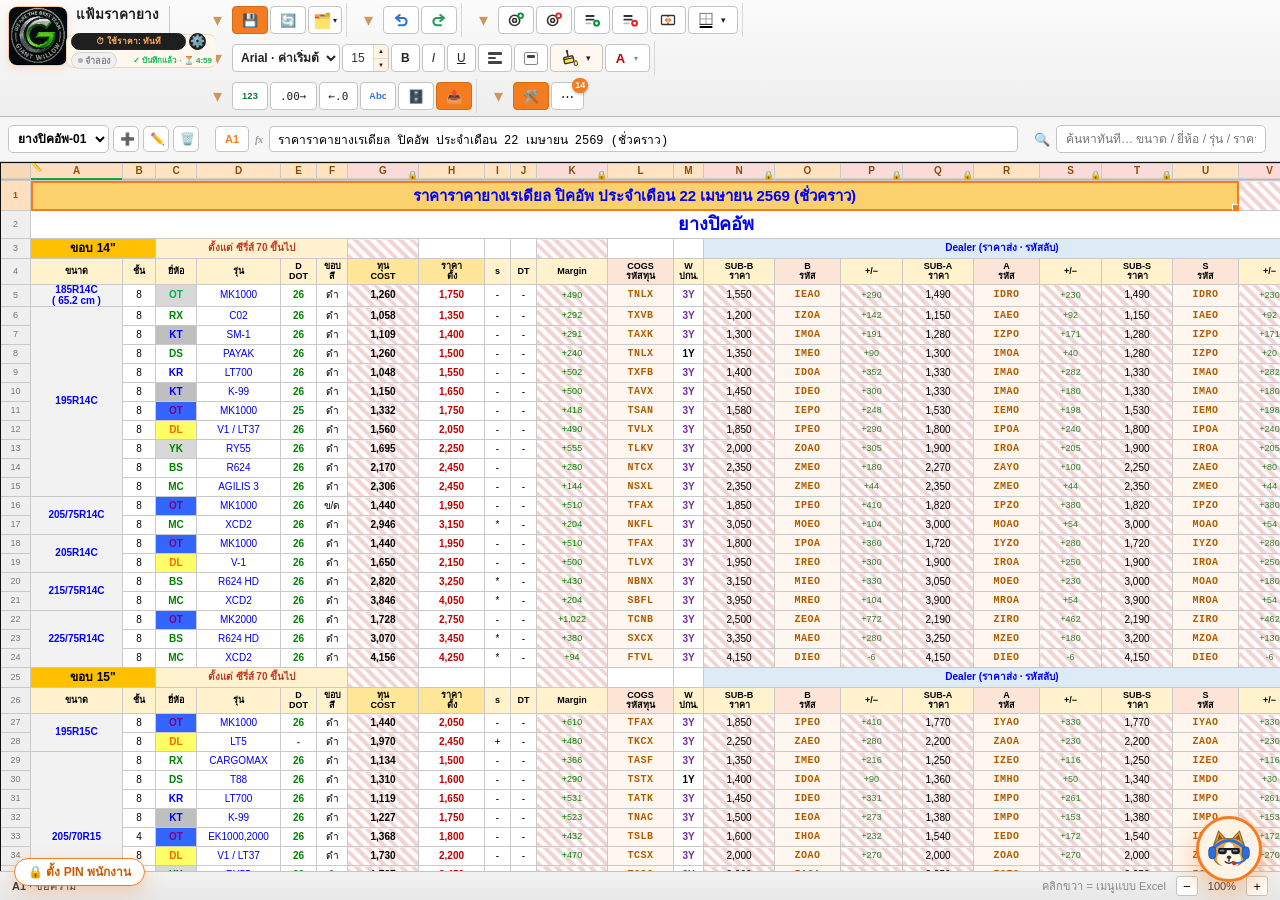
<file: index.html>
<!DOCTYPE html>
<html lang="th">
<head>
<meta charset="UTF-8" />
<meta name="viewport" content="width=device-width, initial-scale=1.0, viewport-fit=cover" />
<title>แก้ราคายาง — Excel เต็มรูปแบบ (v2)</title>
<!-- ===== PWA: ติดตั้งลงจอโฮม + ออฟไลน์ + เต็มจอ ===== -->
<link rel="manifest" href="manifest.json" />
<meta name="theme-color" content="#1a222e" />
<meta name="mobile-web-app-capable" content="yes" />
<meta name="apple-mobile-web-app-capable" content="yes" />
<meta name="apple-mobile-web-app-status-bar-style" content="black-translucent" />
<meta name="apple-mobile-web-app-title" content="ราคายาง" />
<link rel="apple-touch-icon" href="icons/icon-180.png" />
<link rel="icon" type="image/png" href="icons/icon-192.png" />
<link rel="stylesheet" href="https://fonts.googleapis.com/css2?family=Sarabun:wght@400;700&family=Prompt:wght@400;700&family=Kanit:wght@400;700&family=Noto+Sans+Thai:wght@400;700&display=swap" />
<!-- CSS แยกจาก xls2.css เดิม · เรียง 01→06 (ห้ามสลับลำดับ — cascade) -->
<link rel="stylesheet" href="app-xls2/css-01-base-grid.css" />
<link rel="stylesheet" href="app-xls2/css-02-windows.css" />
<link rel="stylesheet" href="app-xls2/css-03-pickers-dialogs.css" />
<link rel="stylesheet" href="app-xls2/css-04-toolbar-misc.css" />
<link rel="stylesheet" href="app-xls2/css-05-darkmode-images.css" />
<link rel="stylesheet" href="app-xls2/css-06-refinements.css" />
</head>
<body>
<div class="app">

  <div class="ribbon">
    <div class="brand">
      <image-slot id="brand-logo" class="logo-img" shape="rounded" radius="8" fit="contain" nochrome placeholder="โลโก้" title="ลากรูปโลโก้ร้านมาวาง หรือคลิกเพื่อเลือกไฟล์"></image-slot>
      <div class="ttl" id="brandTtl">แก้ราคายาง v2<small>Excel เต็มรูปแบบ</small></div>
    </div>

    <!-- กล่องเครื่องมือกว้างคงที่ — wrap เหมือนกันทุกขนาดหน้าต่าง (▼/โลโก้/สถานะไม่ขยับ) -->
    <div class="rb-tools">

    <div class="grp">
      <button class="btn primary" id="btnQuickSave" title="บันทึก (Ctrl+S)"><span class="ic">💾</span></button>
      <button class="btn" id="btnReload" title="รีโหลดโปรแกรม (โหลดเวอร์ชันล่าสุด ล้างแคช)"><span class="ic">🔄</span></button>
      <div class="swatchwrap">
        <button class="btn" id="btnFile" title="ไฟล์ — บันทึก / บันทึกเป็นชื่อใหม่ / เปิดไฟล์เก่า"><span class="ic">🗂️</span><span class="tx">ไฟล์</span> ▾</button>
        <div class="swpop filepop" id="filePop">
          <div class="lbl">จัดการไฟล์</div>
          <button class="btn" id="btnSaveAs" title="บันทึกเป็นชื่อ/เวอร์ชันใหม่ (เก็บสำเนาแยก)"><span class="ic">🆕</span><span class="tx">บันทึกเป็นชื่อใหม่…</span></button>
          <button class="btn" id="btnVersions" title="เปิดไฟล์/เวอร์ชันที่บันทึกไว้ · โหลดต้นฉบับ"><span class="ic">🕓</span><span class="tx">เปิดไฟล์เก่า…</span></button>
          <button class="btn" id="btnBackup" title="ดาวน์โหลดไฟล์สำรองข้อมูลทั้งหมดลงเครื่อง (.json) — เก็บไว้กันข้อมูลหาย / ย้ายเครื่อง"><span class="ic">💾</span><span class="tx">สำรองลงเครื่อง…</span></button>
          <button class="btn" id="btnRestore" title="กู้คืนข้อมูลจากไฟล์สำรอง (.json) — แทนที่ข้อมูลปัจจุบัน"><span class="ic">♻️</span><span class="tx">กู้คืนจากไฟล์…</span></button>
          <button class="btn" id="btnGDrive" title="ซิงค์ข้อมูลขึ้น Google Drive — เก็บบนคลาวด์ เปิดได้ทุกเครื่อง"><span class="ic">☁️</span><span class="tx">Google Drive…</span></button>
          <input type="file" id="restoreFile" accept=".json,application/json" style="display:none;" />
        </div>
      </div>
    </div>

    <div class="grp">
      <button class="btn" id="btnUndo" title="ย้อนกลับ (Ctrl+Z)"><span class="ic"><svg class="ic-svg" viewBox="0 0 16 16"><path d="M5.5 6H10a3.6 3.6 0 0 1 0 7.2H6" fill="none" stroke="#333" stroke-width="2.1" stroke-linecap="round"></path><path d="M6.7 3L3 6l3.7 3" fill="none" stroke="#333" stroke-width="2.1" stroke-linecap="round" stroke-linejoin="round"></path></svg></span></button>
      <button class="btn" id="btnRedo" title="ทำซ้ำ (Ctrl+Y)"><span class="ic"><svg class="ic-svg" viewBox="0 0 16 16"><path d="M10.5 6H6a3.6 3.6 0 0 0 0 7.2h4" fill="none" stroke="#333" stroke-width="2.1" stroke-linecap="round"></path><path d="M9.3 3L13 6l-3.7 3" fill="none" stroke="#333" stroke-width="2.1" stroke-linecap="round" stroke-linejoin="round"></path></svg></span></button>
    </div>

    <div class="grp grp-fx">
      <div class="namebox" id="nameBox">A1</div>
      <span class="fxlab">fx</span>
      <input id="fx" placeholder="พิมพ์ค่า หรือสูตร เช่น =H9-G9 · =COGS(G9)" autocomplete="off" />
    </div>

    <div class="grp grp-status">
      <button class="schedchip" id="schedChip" title="ตั้งเวลาที่ราคาชุดนี้จะเริ่มมีผลใน DB">⏱ ทันที</button>
      <button class="schedchip" id="condChip" title="ตั้งค่า — สี ± Margin · ออโต้เซฟ · Telegram/AI · ธีม · คีย์ลัด">⚙️</button>
      <button class="dbsrc dbsrc-mock" id="dbSrcBadge" title="แหล่งข้อมูลที่ใช้อยู่ — คลิกเพื่อตั้งค่าการเชื่อมต่อ"><span class="dbsrc-dot"></span><span class="dbsrc-txt">จำลอง</span></button>
      <span id="saveState" class="clean">✓ บันทึกแล้ว</span>
    </div>

    <div class="grp">
      <button class="btn" id="btnAddSize" title="เพิ่มขนาดยางใหม่ต่อท้ายกลุ่มปัจจุบัน"><span class="ic"><svg class="ic-svg" viewBox="0 0 16 16"><circle cx="6.6" cy="8.4" r="5.1" fill="none" stroke="#333" stroke-width="1.6"></circle><circle cx="6.6" cy="8.4" r="1.9" fill="none" stroke="#333" stroke-width="1.6"></circle><circle cx="12.6" cy="3.8" r="3.3" fill="#0a8f3c"></circle><path d="M12.6 2.3v3M11.1 3.8h3" stroke="#fff" stroke-width="1.3"></path></svg></span><span class="tx">เพิ่มขนาด</span></button>
      <button class="btn danger" id="btnDelSize" title="ลบขนาดยางทั้งกลุ่มที่เลือก"><span class="ic"><svg class="ic-svg" viewBox="0 0 16 16"><circle cx="6.6" cy="8.4" r="5.1" fill="none" stroke="#333" stroke-width="1.6"></circle><circle cx="6.6" cy="8.4" r="1.9" fill="none" stroke="#333" stroke-width="1.6"></circle><circle cx="12.6" cy="3.8" r="3.3" fill="#d62828"></circle><path d="M11.5 2.7l2.2 2.2M13.7 2.7l-2.2 2.2" stroke="#fff" stroke-width="1.3"></path></svg></span><span class="tx">ลบขนาด</span></button>
      <button class="btn" id="btnAddModel" title="เพิ่มรุ่นใหม่ใต้แถวที่เลือก (ในกลุ่มขนาดเดิม พร้อมสูตรครบ)"><span class="ic"><svg class="ic-svg" viewBox="0 0 16 16"><rect x="1.5" y="3" width="9" height="1.9" rx="0.6" fill="#333"></rect><rect x="1.5" y="6.7" width="9" height="1.9" rx="0.6" fill="#333"></rect><rect x="1.5" y="10.4" width="6" height="1.9" rx="0.6" fill="#bbb"></rect><circle cx="12.6" cy="11.2" r="3.4" fill="#0a8f3c"></circle><path d="M12.6 9.7v3M11.1 11.2h3" stroke="#fff" stroke-width="1.3"></path></svg></span><span class="tx">เพิ่มรุ่น</span></button>
      <button class="btn danger" id="btnDelRow" title="ลบแถวที่เลือก"><span class="ic"><svg class="ic-svg" viewBox="0 0 16 16"><rect x="1.5" y="3" width="9" height="1.9" rx="0.6" fill="#333"></rect><rect x="1.5" y="6.7" width="9" height="1.9" rx="0.6" fill="#333"></rect><rect x="1.5" y="10.4" width="6" height="1.9" rx="0.6" fill="#bbb"></rect><circle cx="12.6" cy="11.2" r="3.4" fill="#d62828"></circle><path d="M11.5 10.1l2.2 2.2M13.7 10.1l-2.2 2.2" stroke="#fff" stroke-width="1.3"></path></svg></span><span class="tx">ลบแถว</span></button>
      <button class="btn" id="btnMerge" title="ผสาน/ยกเลิกผสานเซลล์ที่เลือก"><span class="ic"><svg class="ic-svg" viewBox="0 0 16 16"><rect x="1.5" y="3.5" width="13" height="9" rx="1" fill="none" stroke="#333" stroke-width="1.3"></rect><path d="M8 3.7v1.7M8 10.6v1.7" stroke="#333" stroke-width="1.2" stroke-dasharray="1.4 1.2"></path><path d="M5.4 8h5.2" stroke="#F47C20" stroke-width="1.3"></path><path d="M7 6.4L5.4 8 7 9.6M9 6.4L10.6 8 9 9.6" fill="none" stroke="#F47C20" stroke-width="1.3" stroke-linecap="round" stroke-linejoin="round"></path></svg></span><span class="tx">ผสาน</span></button>
      <div class="swatchwrap">
        <button class="btn" id="btnBorder" title="ตีเส้นตารางให้ช่องที่เลือก (แบบ Excel) · ไอคอนแสดงสี/ลายเส้นที่เลือกอยู่"><span class="ic"><svg class="ic-svg" viewBox="0 0 16 16"><rect x="2" y="1.4" width="12" height="11" fill="none" stroke="#7a7a7a" stroke-width="1"></rect><line x1="2" y1="6.9" x2="14" y2="6.9" stroke="#9a9a9a" stroke-width="0.9"></line><line x1="8" y1="1.4" x2="8" y2="12.4" stroke="#9a9a9a" stroke-width="0.9"></line><line id="bdIH" x1="2" y1="6.9" x2="14" y2="6.9" stroke="transparent" stroke-width="1.3"></line><line id="bdIV" x1="8" y1="1.4" x2="8" y2="12.4" stroke="transparent" stroke-width="1.3"></line><line id="bdT" x1="1.6" y1="1.4" x2="14.4" y2="1.4" stroke="transparent" stroke-width="1.8"></line><line id="bdB" x1="1.6" y1="12.4" x2="14.4" y2="12.4" stroke="#000" stroke-width="1.8"></line><line id="bdL" x1="2" y1="1" x2="2" y2="12.8" stroke="transparent" stroke-width="1.8"></line><line id="bdR" x1="14" y1="1" x2="14" y2="12.8" stroke="transparent" stroke-width="1.8"></line><rect id="bdColorBar" x="1.6" y="14" width="12.8" height="2" rx="0.6" fill="#000"></rect></svg></span><span class="tx">เส้นขอบ</span><span class="fc-caret">▾</span></button>
        <div class="swpop bdpop" id="bdPop">
          <div class="lbl">ตีเส้นช่องที่เลือก</div>
          <div class="lbl" style="margin-top:2px;">สีเส้น:</div>
          <div class="bd-opts" id="bdColors">
            <span class="sw bd-c on" data-bdc="000000" style="background:#000;" title="ดำ"></span>
            <span class="sw bd-c" data-bdc="FF0000" style="background:#FF0000;" title="แดง"></span>
            <span class="sw bd-c" data-bdc="0000FF" style="background:#0000FF;" title="น้ำเงิน"></span>
            <span class="sw bd-c" data-bdc="008000" style="background:#008000;" title="เขียว"></span>
            <span class="sw bd-c" data-bdc="F47C20" style="background:#F47C20;" title="ส้ม"></span>
            <span class="sw bd-c" data-bdc="7F1D9B" style="background:#7F1D9B;" title="ม่วง"></span>
            <span class="sw bd-c" data-bdc="C0A000" style="background:#C0A000;" title="ทอง"></span>
            <span class="sw bd-c" data-bdc="888888" style="background:#888888;" title="เทา"></span>
          </div>
          <div class="lbl" style="margin-top:4px;">จานสีของฉัน <small style="opacity:.55;font-weight:400;">· คลิกขวาเพื่อลบ</small></div>
          <div class="bd-mypal" id="bdMyPal"></div>
          <div class="lbl">ลายเส้น:</div>
          <div class="bd-opts bdstyle-grid" id="bdStyles">
            <span class="bd-s on" data-bds="solid" style="--st:solid" title="เส้นทึบ"></span>
            <span class="bd-s" data-bds="dotted" style="--st:dotted" title="จุด"></span>
            <span class="bd-s" data-bds="dashed" style="--st:dashed" title="ประห่าง"></span>
            <span class="bd-s" data-bds="double" style="--st:double" title="เส้นคู่"></span>
            <span class="bd-s" data-bds="groove" style="--st:groove" title="ร่อง"></span>
            <span class="bd-s" data-bds="ridge" style="--st:ridge" title="สัน"></span>
            <span class="bd-s" data-bds="inset" style="--st:inset" title="จม"></span>
            <span class="bd-s" data-bds="outset" style="--st:outset" title="นูน"></span>
            <span class="bd-s" data-bds="dashed-thick" style="--st:dashed" title="ประหนา"></span>
          </div>
          <div class="lbl">ความหนาเส้น:</div>
          <div class="bd-opts" id="bdWeights">
            <span class="bd-w" data-bdw="0.5" title="บางพิเศษ (เส้นผม)"><i style="height:0.5px;"></i>บาง</span>
            <span class="bd-w on" data-bdw="1" title="ปกติ 1px"><i style="height:1px;"></i>ปกติ</span>
            <span class="bd-w" data-bdw="2" title="หนา 2px"><i style="height:2px;"></i>หนา</span>
            <span class="bd-w" data-bdw="3" title="หนาพิเศษ 3px"><i style="height:3px;"></i>พิเศษ</span>
          </div>
          <div class="bd-grid">
          <div class="bd-it" data-bd="all" title="เส้นขอบทั้งหมด"><span class="bd-box bd-all"></span></div>
          <div class="bd-it" data-bd="outer" title="เส้นขอบนอก"><span class="bd-box bd-outer"></span></div>
          <div class="bd-it" data-bd="outer-thick" title="เส้นขอบนอกหนา"><span class="bd-box bd-outer-th"></span></div>
          <div class="bd-it" data-bd="topbottom" title="เส้นบน+ล่าง"><span class="bd-box bd-b"></span></div>
          <div class="bd-it" data-bd="bottom" title="เส้นล่าง"><span class="bd-box bd-b"></span></div>
          <div class="bd-it" data-bd="bottom-thick" title="เส้นล่างหนา"><span class="bd-box bd-b-th"></span></div>
          <div class="bd-it" data-bd="top" title="เส้นบน"><span class="bd-box bd-t"></span></div>
          <div class="bd-it" data-bd="left" title="เส้นซ้าย"><span class="bd-box bd-l"></span></div>
          <div class="bd-it" data-bd="right" title="เส้นขวา"><span class="bd-box bd-r"></span></div>
          </div>
          <div class="bd-it bd-none-it" data-bd="none"><span class="bd-box"></span>ไม่มีเส้น (คืนเส้นตารางปกติ)</div>
          <div class="lbl" style="margin-top:5px;">🧽 ยางลบเส้น (ลบทีละด้าน):</div>
          <div class="bd-grid">
            <div class="bd-it bd-erase" data-bd="erase-top" title="ลบเส้นบน"><span class="bd-box bd-t"></span></div>
            <div class="bd-it bd-erase" data-bd="erase-bottom" title="ลบเส้นล่าง"><span class="bd-box bd-b"></span></div>
            <div class="bd-it bd-erase" data-bd="erase-left" title="ลบเส้นซ้าย"><span class="bd-box bd-l"></span></div>
            <div class="bd-it bd-erase" data-bd="erase-right" title="ลบเส้นขวา"><span class="bd-box bd-r"></span></div>
            <div class="bd-it bd-erase" data-bd="erase-all" title="ลบทุกเส้น"><span class="bd-box bd-all"></span></div>
          </div>
        </div>
      </div>
    </div>

    <div class="grp">
      <select id="fontFam" title="แบบตัวอักษร (ใช้กับช่องที่เลือก)">
        <option value="">🔤 ฟอนต์</option>
        <optgroup label="อังกฤษ (แบบ Excel)">
          <option value="Arial" style="font-family:Arial;">Arial · ค่าเริ่มต้น</option>
          <option value="Arial Black" style="font-family:'Arial Black';">Arial Black ⭐</option>
          <option value="Tahoma" style="font-family:Tahoma;">Tahoma</option>
          <option value="Calibri" style="font-family:Calibri;">Calibri</option>
          <option value="Cambria" style="font-family:Cambria;">Cambria</option>
          <option value="Segoe UI" style="font-family:'Segoe UI';">Segoe UI</option>
          <option value="Times New Roman" style="font-family:'Times New Roman';">Times New Roman</option>
          <option value="Courier New" style="font-family:'Courier New';">Courier New</option>
          <option value="Verdana" style="font-family:Verdana;">Verdana</option>
          <option value="Georgia" style="font-family:Georgia;">Georgia</option>
          <option value="Impact" style="font-family:Impact;">Impact</option>
        </optgroup>
        <optgroup label="ไทย">
          <option value="Sarabun" style="font-family:Sarabun;">สารบรรณ (Sarabun)</option>
          <option value="Prompt" style="font-family:Prompt;">พรอมพต์ (Prompt)</option>
          <option value="Kanit" style="font-family:Kanit;">คนิต (Kanit)</option>
          <option value="Noto Sans Thai" style="font-family:'Noto Sans Thai';">Noto Sans Thai</option>
          <option value="Leelawadee UI" style="font-family:'Leelawadee UI';">ลีลาวดี (Leelawadee UI)</option>
          <option value="Angsana New" style="font-family:'Angsana New';">อังศนา (Angsana New)</option>
          <option value="Cordia New" style="font-family:'Cordia New';">คอร์เดีย (Cordia New)</option>
        </optgroup>
      </select>
      <span class="fssize" id="fsWrap" title="ขนาดตัวอักษร">
        <input id="fsBox" inputmode="numeric" value="10" />
        <span class="fssteps">
          <button id="btnFsUp" class="fsstep-b" title="เพิ่มขนาดตัวอักษร">▲</button>
          <button id="btnFsDn" class="fsstep-b" title="ลดขนาดตัวอักษร">▼</button>
        </span>
      </span>
      <button class="btn bld" id="btnBold" title="ตัวหนา (Ctrl+B)">B</button>
      <button class="btn itl" id="btnItalic" title="ตัวเอียง (Ctrl+I)">I</button>
      <button class="btn und" id="btnUnder" title="ขีดเส้นใต้ (Ctrl+U)">U</button>
      <button class="btn" id="btnAlign" title="จัดข้อความ: ชิดซ้าย → กึ่งกลาง → ชิดขวา (คลิกเพื่อสลับ)"><span class="al-ic l"><i></i><i></i><i></i></span></button>
      <button class="btn" id="btnValign" title="จัดแนวตั้ง: ชิดบน → กึ่งกลาง → ชิดล่าง (คลิกเพื่อสลับ)"><span class="va-ic t"><i></i></span></button>
      <div class="swatchwrap">
        <button class="btn" id="btnFill" title="เทสีพื้นช่อง (เลือกสีได้)"><span class="ic"><svg class="ic-svg" viewBox="0 0 16 16"><g transform="rotate(-12 8 8)"><rect class="fill-pool" x="3.2" y="6.2" width="8" height="5.4" rx="1" fill="#FFEB3B" stroke="#333" stroke-width="1.2"></rect><path d="M7.2 1.6v4.6" stroke="#333" stroke-width="1.3" stroke-linecap="round"></path><circle cx="7.2" cy="1.6" r="1" fill="#333"></circle><path d="M3.2 8h8" stroke="#333" stroke-width="1"></path></g><path class="fill-drip" d="M13.4 9.4c.95 1.4 1.5 2.3 1.5 3.05a1.5 1.5 0 1 1-3 0c0-.75.55-1.65 1.5-3.05z" fill="#FFEB3B" stroke="#333" stroke-width="0.8"></path></svg></span><span class="tx">เทสี</span><span class="fc-caret">▾</span></button>
        <div class="swpop" id="swPop"><div class="lbl">สีพื้นช่อง</div><div class="swgrid" id="swGrid"></div></div>
      </div>
      <div class="swatchwrap">
        <button class="btn" id="btnFont" title="คลิก A = ใช้สีล่าสุด · คลิก ▾ = เลือกสีใหม่"><span class="ic" style="font-weight:800;color:#C00000;">A</span><span class="tx">สีอักษร</span><span class="fc-caret">▾</span></button>
        <div class="swpop" id="fontPop"><div class="lbl">สีตัวอักษร</div><div class="swgrid" id="fontGrid"></div></div>
      </div>
    </div>

    <div class="grp">
      <button class="btn" id="btnTypeNum" title="กำหนดช่องที่เลือกเป็นตัวเลข"><span class="ic"><svg class="ic-svg" viewBox="0 0 16 16"><text x="8" y="11.4" text-anchor="middle" font-size="9.5" font-weight="800" font-family="Arial,sans-serif" fill="#1d6f42">123</text></svg></span><span class="tx">ตัวเลข</span></button>
      <button class="btn" id="btnDpUp" title="เพิ่มทศนิยม (เช่น 1,500 → 1,500.0)" style="font-family:Consolas,monospace;font-size:11px;">.00→</button>
      <button class="btn" id="btnDpDn" title="ลดทศนิยม" style="font-family:Consolas,monospace;font-size:11px;">←.0</button>
      <button class="btn" id="btnTypeText" title="กำหนดช่องที่เลือกเป็นข้อความ"><span class="ic"><svg class="ic-svg" viewBox="0 0 16 16"><text x="8" y="11.4" text-anchor="middle" font-size="9.5" font-weight="800" font-family="Arial,sans-serif" fill="#2A6FDB">Abc</text></svg></span><span class="tx">ข้อความ</span></button>
      <button class="btn" id="btnDB" title="ลิงก์ช่องนี้กับฐานข้อมูลด้วยรหัสสินค้า"><span class="ic">🗄️</span><span class="tx">ลิงก์ DB</span></button>
      <button class="btn primary" id="btnSync" title="อัพเดทราคา — เลือกเวลา → สรุป → ยืนยัน แล้วส่งราคาตั้ง/B/A/S เข้า DB"><span class="ic">📤</span><span class="tx">อัพเดท</span></button>
    </div>

    <div class="grp">
      <button class="btn on" id="btnMode" title="สลับโหมด แอดมิน ⇄ ผู้ใช้ (คลิกเพื่อสลับ)"><span class="ic">🛠️</span><span class="tx">แอดมิน</span></button>
      <div class="swatchwrap">
        <button class="btn" id="btnMore" title="เครื่องมือเพิ่มเติมฯ (ลากไอคอนมาเก็บได้)"><span class="ic">⋯</span><span class="more-badge" id="moreBadge" style="display:none;"></span></button>
        <div class="swpop morepop" id="morePop">
          <div class="lbl">เครื่องมือเพิ่มเติม</div>
          <button class="btn" id="btnLockRow" title="ซ่อน/แสดงแถวที่เลือกจากผู้ใช้"><span class="ic"><svg class="ic-svg" viewBox="0 0 16 16"><rect x="1.3" y="3" width="8.7" height="10" rx="1" fill="none" stroke="#333" stroke-width="1.1"></rect><line x1="1.3" y1="6.3" x2="10" y2="6.3" stroke="#333" stroke-width="1"></line><line x1="1.3" y1="9.7" x2="10" y2="9.7" stroke="#333" stroke-width="1"></line><path d="M11 9V8.1a1.3 1.3 0 0 1 2.6 0V9" fill="none" stroke="#F47C20" stroke-width="1.1"></path><rect x="10.1" y="9" width="4.6" height="4" rx="0.8" fill="#F47C20"></rect></svg></span><span class="tx">ซ่อนแถวจากผู้ใช้</span></button>
          <button class="btn" id="btnLockCol" title="ซ่อน/แสดงคอลัมน์ที่เลือกจากผู้ใช้"><span class="ic"><svg class="ic-svg" viewBox="0 0 16 16"><rect x="1.3" y="3" width="8.7" height="10" rx="1" fill="none" stroke="#333" stroke-width="1.1"></rect><line x1="4.2" y1="3" x2="4.2" y2="13" stroke="#333" stroke-width="1"></line><line x1="7.1" y1="3" x2="7.1" y2="13" stroke="#333" stroke-width="1"></line><path d="M11 9V8.1a1.3 1.3 0 0 1 2.6 0V9" fill="none" stroke="#F47C20" stroke-width="1.1"></path><rect x="10.1" y="9" width="4.6" height="4" rx="0.8" fill="#F47C20"></rect></svg></span><span class="tx">ซ่อนคอลัมน์จากผู้ใช้</span></button>
          <button class="btn" id="btnSecret" title="ซ่อนเลขในคอลัมน์ 🔒 (เหลือรหัสลับ)"><span class="ic">🙈</span><span class="tx">ซ่อนเลข</span></button>
          <button class="btn" id="btnTheme" title="สลับโหมดมืด/สว่าง"><span class="ic" id="themeIc">🌙</span><span class="tx">โหมดมืด</span></button>
          <button class="btn" id="btnKeys" title="คีย์ลัดทั้งหมด + Logitech G-keys"><span class="ic"><svg class="ic-svg" viewBox="0 0 16 16"><rect x="0.8" y="3.6" width="14.4" height="8.8" rx="1.6" fill="none" stroke="#333" stroke-width="1.1"></rect><g fill="#333"><rect x="2.6" y="5.5" width="1.5" height="1.4" rx="0.3"></rect><rect x="5" y="5.5" width="1.5" height="1.4" rx="0.3"></rect><rect x="7.3" y="5.5" width="1.5" height="1.4" rx="0.3"></rect><rect x="9.6" y="5.5" width="1.5" height="1.4" rx="0.3"></rect><rect x="11.9" y="5.5" width="1.5" height="1.4" rx="0.3"></rect><rect x="2.6" y="7.8" width="1.5" height="1.4" rx="0.3"></rect><rect x="5" y="7.8" width="1.5" height="1.4" rx="0.3"></rect><rect x="7.3" y="7.8" width="1.5" height="1.4" rx="0.3"></rect><rect x="9.6" y="7.8" width="1.5" height="1.4" rx="0.3"></rect><rect x="11.9" y="7.8" width="1.5" height="1.4" rx="0.3"></rect><rect x="4.2" y="10.1" width="7.6" height="1.4" rx="0.4"></rect></g></svg></span><span class="tx">คีย์ลัด</span></button>
          <button class="btn" id="btnImgAdd" title="แนบไฟล์รูปจากเครื่องลงบนตาราง (หรือลากไฟล์/วาง Ctrl+V ก็ได้)"><span class="ic">🖼️</span><span class="tx">แนบรูป</span></button>
          <button class="btn" id="btnImgSearch" title="ค้นรูปใน Google แล้วคัดลอกมาวาง"><span class="ic">🔎</span><span class="tx">ค้นรูป Google</span></button>
          <button class="btn" id="btnDupHi" title="ไฮไลต์ค่าที่ซ้ำกัน — ค่าเดียวกันได้สีเดียวกัน (กดอีกครั้งเอาออก)"><span class="ic">🌈</span><span class="tx">ไฮไลต์ค่าซ้ำ</span></button>
          <button class="btn" id="btnStaging" title="จัดการข้อมูลสินค้าจากฐานข้อมูล (กรอง + เติมแท็ก setSize/ธง)"><span class="ic">🗃️</span><span class="tx">จัดการข้อมูล DB</span></button>
          <button class="btn" id="btnAudit" title="ประวัติการอัปเดตราคา (audit) + รอบการอัปเดต ก่อน/หลัง"><span class="ic">🧾</span><span class="tx">ประวัติอัปเดตราคา</span></button>
          <button class="btn" id="btnUsers" title="จัดการผู้ใช้ · สิทธิ์ · ประวัติอุปกรณ์"><span class="ic">👤</span><span class="tx">ผู้ใช้ & สิทธิ์</span></button>
          <button class="btn" id="btnDeviceReg" title="ลงทะเบียนเครื่องนี้กับทะเบียนกลาง / ดูสถานะ-ตั้งค่า"><span class="ic">📱</span><span class="tx">ลงทะเบียนอุปกรณ์</span></button>
          <button class="btn" id="btnApi" title="ปลั๊กอินบอท Telegram / AI LOCAL (API)"><span class="ic">🔌</span><span class="tx">Telegram API</span></button>
          <button class="btn" id="btnPrint" title="พิมพ์ A4 (Ctrl+P)"><span class="ic">🖨️</span><span class="tx">พิมพ์</span></button>
        </div>
      </div>
    </div>
    </div>
  </div>

  <!-- แถว 2: ช่องค้นหา (ขึ้นมาแทนตำแหน่ง fx เดิม) -->
  <div class="fxbar">
    <div class="sheetbar">
      <select id="sheetSel" class="flt-sel" title="เลือกหมวดยาง" style="font-weight:700;max-width:170px;"></select>
      <button class="sheet-mini" id="shAdd" title="สร้างหมวดใหม่">➕</button>
      <button class="sheet-mini" id="shRen" title="แก้ไขชื่อหมวดนี้">✏️</button>
      <button class="sheet-mini" id="shDel" title="ลบหมวดนี้ (ยืนยัน 2 รอบ + รอ 10 วินาที)">🗑️</button>
    </div>
  </div>

  <!-- filter / search bar -->
  <div class="fltbar" id="fltbar"></div>

  <div id="archBanner" style="display:none;background:#FFF3E6;color:#A34A00;font-weight:700;font-size:12px;padding:7px 12px;border-bottom:1px solid #F3D9A6;display:none;align-items:center;gap:8px;">🔒 กำลังดูไฟล์ประวัติ (หลังอัพเดทราคา) — ดูย้อนหลังได้อย่างเดียว แก้ไขไม่ได้ · เลือกหมวดปกติด้านบนเพื่อกลับไปแก้ไข</div>

  <div class="gridwrap" id="gridwrap">
    <div id="grid" style="position:relative;display:inline-block;min-width:100%;"></div>
  </div>

  <div class="statusbar">
    <span id="status"></span>
    <span class="sumbox" id="sumbox"></span>
    <span class="right">
      <span style="color:#888;">คลิกขวา = เมนูแบบ Excel</span>
      <button class="zb" id="zOut">−</button><span id="zVal">100%</span><button class="zb" id="zIn">+</button>
    </span>
  </div>
</div>

<div class="sg-ctx" id="ctx"></div>

<div class="modal" id="mSaveAs">
  <div class="dlg">
    <h3>บันทึกเป็นเวอร์ชันใหม่</h3>
    <div class="bd">ตั้งชื่อเวอร์ชันนี้ (เก็บแยก เรียกกลับมาได้)<input id="saveAsName" /></div>
    <div class="ft"><button class="btn" data-close>ยกเลิก</button><button class="btn primary" id="saveAsOk">บันทึก</button></div>
  </div>
</div>

<div class="modal" id="mVersions">
  <div class="dlg">
    <h3>เวอร์ชันที่บันทึกไว้</h3>
    <div class="bd">
      <button class="btn" id="btnReset">↺ โหลดต้นฉบับจาก Excel ใหม่</button>
      <div class="vlist" id="vList"></div>
    </div>
    <div class="ft"><button class="btn" data-close>ปิด</button></div>
  </div>
</div>

<div class="modal" id="mSched">
  <div class="dlg">
    <h3>⏱ ตั้งเวลาเริ่มใช้ราคาชุดนี้</h3>
    <div class="bd">
      เมื่อกด “📤 ส่ง DB” ราคาตั้ง/B/A/S ของแถวที่ลิงก์จะไปอัปเดตเป็นราคาขายช่อง 1/2/3/4 ตามเวลาที่ตั้งนี้
      <input type="datetime-local" id="schedInput" />
      <div style="margin-top:8px;color:#888;font-size:11px;">ตั้งเฉพาะบางแถว: คลิกขวาที่แถวนั้น → “ตั้งเวลาใช้ราคาเฉพาะแถวนี้”</div>
    </div>
    <div class="ft">
      <button class="btn" id="schedNow">มีผลทันที</button>
      <button class="btn" data-close>ยกเลิก</button>
      <button class="btn primary" id="schedOk">บันทึกเวลา</button>
    </div>
  </div>
</div>

<div class="modal" id="mCond">
  <div class="dlg">
    <h3>⚙️ ตั้งค่า</h3>
    <div class="settabs">
      <div class="settab-grp">ทั่วไป</div>
      <button class="settab on" data-tab="margin">± สี Margin</button>
      <button class="settab" data-tab="autosave">⏱ ออโต้เซฟ</button>
      <button class="settab" data-tab="theme">🌙 ธีม</button>
      <button class="settab" data-tab="keys">⌨️ คีย์ลัด</button>
      <div class="settab-grp">สีตาราง</div>
      <button class="settab" data-tab="tablecolors">🎨 สีตาราง (ลาก·คัดลอก·หัวแถว·หัวคอลัมน์)</button>
      <div class="settab-grp">ฐานข้อมูล</div>
      <button class="settab" data-tab="dbconn">🔌 เชื่อมต่อ DB</button>
      <button class="settab" data-tab="dblink">🔗 สีลิงก์ DB</button>
      <button class="settab" data-tab="dotcolor">🛞 สีปียาง (DOT)</button>
      <button class="settab" data-tab="dbfields">🗂️ ฟิลด์/หมวด DB</button>
      <button class="settab" data-tab="staticon">🏷️ ไอคอนสถานะ</button>
      <button class="settab" data-tab="pricing">💳 กฎราคา/VAT</button>
      <div class="settab-grp">ขั้นสูง</div>
      <button class="settab" data-tab="special">🔒 แถว/คอลัมน์พิเศษ</button>
      <button class="settab" data-tab="backup">💾 สำรอง/กู้คืน</button>
      <button class="settab" data-tab="api">🔌 Telegram/AI</button>
    </div>
    <div class="bd settab-pane" data-pane="margin" id="condTabMargin">
      <div style="margin-bottom:6px;">Margin เป็นบวก (+) ใช้สี:</div>
      <div class="swgrid" id="condPosGrid" style="grid-template-columns:repeat(8,1fr);"></div>
      <div style="margin:12px 0 6px;">Margin ติดลบ (−) ใช้สี:</div>
      <div class="swgrid" id="condNegGrid" style="grid-template-columns:repeat(8,1fr);"></div>
      <div style="margin-top:12px;font-size:12px;">ตัวอย่าง: <b id="condPrevPos">+490</b> &nbsp; <b id="condPrevNeg">-250</b></div>
    </div>
    <div class="bd settab-pane" data-pane="autosave" style="display:none;">
      <div style="font-size:13px;color:#555;margin-bottom:10px;">ตั้งช่วงเวลาบันทึกอัตโนมัติ (ปัจจุบันแสดงตัวนับถอยหลังที่หัวโปรแกรม)</div>
      <button class="btn primary" id="setAutosave">⏱ ปรับเวลาออโต้เซฟ…</button>
    </div>
    <div class="bd settab-pane" data-pane="api" style="display:none;">
      <div style="font-size:13px;color:#555;margin-bottom:10px;">เชื่อมบอท Telegram / AI LOCAL ผ่าน API (เช็ค/แก้ราคาจากระยะไกล)</div>
      <button class="btn primary" id="setApi">🔌 เปิดตั้งค่า Telegram API…</button>
    </div>
    <div class="bd settab-pane" data-pane="theme" style="display:none;">
      <div style="font-size:13px;color:#555;margin-bottom:10px;">สลับโหมดมืด / สว่าง ของหน้าจอ</div>
      <button class="btn primary" id="setTheme">🌙 สลับโหมดมืด/สว่าง</button>
    </div>
    <div class="bd settab-pane" data-pane="keys" style="display:none;">
      <div style="font-size:13px;color:#555;margin-bottom:10px;">ดูคีย์ลัดทั้งหมด + การตั้งค่าปุ่ม Logitech</div>
      <button class="btn primary" id="setKeys">⌨️ เปิดตารางคีย์ลัด…</button>
    </div>
    <div class="bd settab-pane" data-pane="tablecolors" style="display:none;">
      <div class="tcsec-h">⬛ สีตอนลากเลือก/ลากคัดลอกช่อง (drag-fill)</div>
      <div class="marklbl">สีเส้น (ทึบ):</div>
      <div class="swgrid markgrid" id="dragGrid" style="grid-template-columns:repeat(8,1fr);"></div>
      <div class="marklbl">สีพื้นหลัง:</div>
      <div class="swgrid markgrid" id="dragBgGrid" style="grid-template-columns:repeat(8,1fr);"></div>
      <div class="markprev"><span class="markprev-cell" id="dragPrev">ตัวอย่าง</span></div>
      <div class="tcsec-h">✂️ สีตอนคัดลอก/ตัด/วาง</div>
      <div class="marklbl">สีเส้น (ประวิ่ง):</div>
      <div class="swgrid markgrid" id="clipGrid" style="grid-template-columns:repeat(8,1fr);"></div>
      <div class="marklbl">สีพื้นหลัง:</div>
      <div class="swgrid markgrid" id="clipBgGrid" style="grid-template-columns:repeat(8,1fr);"></div>
      <div class="markprev"><span class="markprev-cell" id="clipPrev">ตัวอย่าง</span></div>
      <div class="tcsec-h">⬅ สีแถบหัวแถว (เลข 1·2·3 ด้านซ้าย)</div>
      <div class="marklbl">สีพื้นแถบ:</div>
      <div class="swgrid markgrid" id="rowhdrBgGrid" style="grid-template-columns:repeat(8,1fr);"></div>
      <div class="marklbl">สีตัวเลขแถว:</div>
      <div class="swgrid markgrid" id="rowhdrFgGrid" style="grid-template-columns:repeat(8,1fr);"></div>
      <div class="markprev"><span class="markprev-cell" id="rowhdrPrev" style="outline:none;">1 · 2 · 3</span></div>
      <div class="tcsec-h">⬆ สีแถบหัวคอลัมน์ (A·B·C ด้านบน)</div>
      <div class="marklbl">สีพื้นแถบ:</div>
      <div class="swgrid markgrid" id="colhdrBgGrid" style="grid-template-columns:repeat(8,1fr);"></div>
      <div class="marklbl">สีตัวอักษรคอลัมน์:</div>
      <div class="swgrid markgrid" id="colhdrFgGrid" style="grid-template-columns:repeat(8,1fr);"></div>
      <div class="markprev"><span class="markprev-cell" id="colhdrPrev" style="outline:none;">A · B · C</span></div>
    </div>
    <div class="bd settab-pane" data-pane="special" style="display:none;">
      <div style="font-size:13px;color:#555;margin-bottom:8px;">แถว/คอลัมน์ที่ล็อก 🔒 (ซ่อนจากผู้ใช้ · เห็นเฉพาะแอดมิน)</div>
      <div class="marklbl">สีพื้นหลัง:</div>
      <div class="swgrid markgrid" id="admBgGrid" style="grid-template-columns:repeat(8,1fr);"></div>
      <div class="marklbl">สีตัวอักษร:</div>
      <div class="swgrid markgrid" id="admFgGrid" style="grid-template-columns:repeat(8,1fr);"></div>
      <div class="marklbl">ลักษณะพื้นหลัง:</div>
      <div class="patpick" id="admPatPick">
        <span class="pat-opt" data-pat="stripe">▨ ลายทแยง</span>
        <span class="pat-opt" data-pat="dots">⠿ จุด</span>
        <span class="pat-opt" data-pat="none">▭ พื้นเรียบ</span>
      </div>
      <div class="marklbl">ไอคอนกำกับ (แทนแม่กุญแจ):</div>
      <div class="iconpick" id="lockIconPick"></div>
      <div class="admprev" id="admPrev">ตัวอย่างแถว/คอลัมน์พิเศษ 🔒</div>
    </div>
    <div class="bd settab-pane" data-pane="dbconn" style="display:none;">
      <div class="dbf-intro">เชื่อมต่อฐานข้อมูลสินค้าผ่าน API · ตอนนี้ใช้ <b>ข้อมูลจำลอง (Mock)</b> — สลับเป็น <b>เซิร์ฟเวอร์จริง (HTTP)</b> ได้เมื่อพร้อม</div>
      <div class="conn-row">
        <span class="conn-lbl">แหล่งข้อมูล</span>
        <div class="conn-seg" id="connMode">
          <button type="button" data-mode="mock" class="on">🧪 จำลอง (Mock)</button>
          <button type="button" data-mode="http">🌐 เซิร์ฟเวอร์จริง</button>
        </div>
      </div>
      <div id="connHttpFields">
        <label class="conn-field">Base URL<input id="connUrl" placeholder="https://server.local/api" type="text"></label>
        <label class="conn-field conn-auth"><span><input type="checkbox" id="connUseAuth"> ใช้ Token (Bearer)</span><input id="connToken" placeholder="วาง token ที่นี่" type="text"></label>
        <label class="conn-field">Username<input id="connUser" placeholder="Username" type="text"></label>
        <label class="conn-field">Password<input id="connPass" placeholder="Password" type="password"></label>
        <label class="conn-field">Flag<input id="connFlag" placeholder="PRICE" type="text" value="PRICE"></label>
        <label class="conn-field">Timeout (วินาที)<input id="connTimeout" type="number" min="1" max="60" step="1" value="12"></label>
      </div>
      <div class="conn-actions">
        <button class="btn" id="connTest">🔌 ทดสอบการเชื่อมต่อ</button>
        <button class="btn primary" id="connSave">💾 บันทึก + ใช้งาน</button>
        <span class="conn-status" id="connStatus"></span>
      </div>
      <div class="conn-note">💡 บันทึกแล้วระบบจะดึงข้อมูลจากแหล่งที่เลือกทันที · กฎเหล็ก: เขียนกลับ DB ได้เฉพาะ 5 ราคาเท่านั้น</div>
    </div>
    <div class="bd settab-pane" data-pane="backup" style="display:none;">
      <div class="dbf-intro">สำรอง/กู้คืน <b>การตั้งค่าทั้งหมด</b> (ฟิลด์ · ไอคอน · กฎราคา · สิทธิ์ · ลิงก์สี ฯลฯ) — แนะนำให้สำรองก่อนต่อ API จริงหรือทดลองแก้ค่าสำคัญ</div>
      <div class="bk-card">
        <div class="bk-card-h">⬇️ สำรองข้อมูล</div>
        <div class="bk-card-b">ดาวน์โหลดการตั้งค่าทั้งหมดเป็นไฟล์ <code>.json</code> เก็บไว้กู้คืนภายหลัง</div>
        <button class="btn primary" id="bkExport">⬇️ ดาวน์โหลดไฟล์สำรอง</button>
        <span class="bk-info" id="bkInfo"></span>
      </div>
      <div class="bk-card">
        <div class="bk-card-h">⬆️ กู้คืนข้อมูล</div>
        <div class="bk-card-b">เลือกไฟล์สำรองที่เคยดาวน์โหลด — <b>รวม</b> = เขียนทับเฉพาะค่าที่มีในไฟล์ · <b>แทนที่</b> = ลบค่าเดิมทั้งหมดก่อน</div>
        <div class="bk-restore-row">
          <input type="file" id="bkFile" accept="application/json,.json">
          <select id="bkMode"><option value="merge">รวม (merge)</option><option value="replace">แทนที่ทั้งหมด</option></select>
          <button class="btn" id="bkImport">⬆️ กู้คืน</button>
        </div>
        <span class="bk-info" id="bkRestoreInfo"></span>
      </div>
      <div class="conn-note">⚠️ กู้คืนแล้วระบบจะรีโหลดเพื่อใช้ค่าใหม่ทั้งหมด</div>
    </div>
    <div class="bd settab-pane" data-pane="dblink" style="display:none;">
      <div style="font-size:13px;color:#555;margin-bottom:8px;">สีแสดงสถานะการลิงก์แถวกับสินค้าในฐานข้อมูล (แถบสีด้านซ้ายของเลขแถว)</div>
      <div class="marklbl">🔗 เชื่อมต่อปกติ (พบสินค้าใน DB):</div>
      <div class="cf" id="dblinkOkGrid"></div>
      <div class="marklbl" style="margin-top:8px;">⚠️ ลิงก์ค้าง (ไม่พบ / ถูกลบ / ปิดใช้งานใน DB):</div>
      <div class="cf" id="dblinkBadGrid"></div>
      <div class="dblink-prev">
        <span class="dblink-prev-row" id="dblinkPrevOk"><span class="dblink-prev-num">10</span> เชื่อมต่อปกติ</span>
        <span class="dblink-prev-row" id="dblinkPrevBad"><span class="dblink-prev-num">11</span> ลิงก์ค้าง</span>
      </div>
      <div style="border-top:1px dashed #e0d5c5;margin:14px 0 8px;"></div>
      <div style="font-size:13px;color:#555;margin-bottom:8px;">ป๊อปอัปทั้งหมด (ชื่อสินค้าเมื่อชี้เลขแถว · คำอธิบายไอคอนเมื่อชี้หัวคอลัมน์) — ปรับขนาด/สี/พื้นหลัง</div>
      <div class="marklbl" style="display:flex;align-items:center;gap:10px;">ขนาดตัวอักษร:
        <input type="range" id="dblinkTipFs" min="5" max="29" step="1" style="flex:1;">
        <b id="dblinkTipFsVal" style="width:34px;text-align:right;color:#C75B00;">12px</b>
      </div>
      <div class="marklbl" style="margin-top:6px;">สีตัวอักษร:</div>
      <div class="cf" id="dblinkTipFgGrid"></div>
      <div class="marklbl" style="margin-top:8px;">สีพื้นหลัง:</div>
      <div class="cf" id="dblinkTipBgGrid"></div>
      <div style="margin-top:12px;"><span class="sg-tip linktip" id="dblinkTipPrev" style="position:static;display:inline-block;">🔗 TKC-1001 · 185R14C OTANI MK1000</span></div>
      <div style="border-top:1px dashed #e0d5c5;margin:14px 0 8px;"></div>
      <div style="font-size:13px;color:#555;margin-bottom:8px;">ไอคอนแม่กุญแจ (แสดงเมื่อซ่อนแถว/คอลัมน์จากผู้ใช้)</div>
      <div class="marklbl" style="display:flex;align-items:center;gap:10px;flex-wrap:wrap;">
        <label style="display:flex;align-items:center;gap:6px;">ไอคอน: <input id="lockGlyphInp" maxlength="3" style="width:48px;text-align:center;font-size:16px;height:32px;border:1px solid #cfcfcf;border-radius:6px;"></label>
        <label style="display:flex;align-items:center;gap:6px;flex:1;">คำอธิบาย: <input id="lockDescInp" style="flex:1;min-width:120px;height:32px;border:1px solid #cfcfcf;border-radius:6px;padding:0 8px;font-family:inherit;"></label>
      </div>
    </div>
    <div class="bd settab-pane" data-pane="dotcolor" style="display:none;">
      <div style="font-size:13px;color:#555;margin-bottom:4px;">สีปียาง (DOT) ตามอายุ — ใช้กับคอลัมน์ที่ผูกฟิลด์ <b>ปียาง DOT (ช่วงปี)</b></div>
      <div style="font-size:12px;color:#888;margin-bottom:12px;">อ้างอิงปีปัจจุบัน: <b id="dotCurYY">—</b> · แสดงช่วงปีน้อย–มาก เช่น 22-26 · ลงสีแต่ละตัวตามอายุของมันเอง</div>
      <div class="marklbl">ปีล่าสุด / ปีปัจจุบัน (อายุ 0 ปี):</div>
      <div class="swgrid dotpal" id="dotPalNew" style="grid-template-columns:repeat(10,1fr);"></div>
      <div class="marklbl" style="margin-top:10px;">เก่ากว่า 1 ปี:</div>
      <div class="swgrid dotpal" id="dotPal1y" style="grid-template-columns:repeat(10,1fr);"></div>
      <div class="marklbl" style="margin-top:10px;">เก่ากว่า 2 ปีขึ้นไป:</div>
      <div class="swgrid dotpal" id="dotPal2y" style="grid-template-columns:repeat(10,1fr);"></div>
      <div class="marklbl" style="margin-top:10px;">อักษรนำหน้า เช่น DF (ยางเกิด deflect) · ≤2 ตัวพิมพ์ใหญ่:</div>
      <div class="swgrid dotpal" id="dotPalFlag" style="grid-template-columns:repeat(10,1fr);"></div>
      <div class="marklbl" style="margin-top:10px;">ขีดคั่น ( - ):</div>
      <div class="swgrid dotpal" id="dotPalSep" style="grid-template-columns:repeat(10,1fr);"></div>
      <div style="border-top:1px dashed #e0d5c5;margin:14px 0 6px;"></div>
      <div class="marklbl">สีตัวเลข/โค้ดราคาแต่ละช่อง (ในตาราง popup):</div>
      <div class="marklbl" style="font-weight:400;color:#888;margin-top:6px;">ขาย:</div>
      <div class="swgrid dotpal" id="dotPalPRetail" style="grid-template-columns:repeat(10,1fr);"></div>
      <div class="marklbl" style="font-weight:400;color:#888;margin-top:6px;">B:</div>
      <div class="swgrid dotpal" id="dotPalPB" style="grid-template-columns:repeat(10,1fr);"></div>
      <div class="marklbl" style="font-weight:400;color:#888;margin-top:6px;">A:</div>
      <div class="swgrid dotpal" id="dotPalPA" style="grid-template-columns:repeat(10,1fr);"></div>
      <div class="marklbl" style="font-weight:400;color:#888;margin-top:6px;">S:</div>
      <div class="swgrid dotpal" id="dotPalPS" style="grid-template-columns:repeat(10,1fr);"></div>
      <div style="border-top:1px dashed #e0d5c5;margin:14px 0 6px;"></div>
      <div class="marklbl" style="margin-top:10px;">ขนาดตัวเลข DOT (px) · เว้นว่าง = ขนาดปกติ:</div>
      <div style="display:flex;align-items:center;gap:8px;"><input id="dotFontSize" type="number" min="6" max="72" placeholder="ปกติ" style="width:84px;height:32px;border:1px solid #cfcfcf;border-radius:6px;padding:0 8px;font-family:inherit;font-size:13px;"><span style="font-size:12px;color:#888;">px</span></div>
      <div class="marklbl" style="margin-top:10px;">ความหนาตัวเลข DOT:</div>
      <select id="dotFontWeight" style="height:32px;border:1px solid #cfcfcf;border-radius:6px;padding:0 8px;font-family:inherit;font-size:13px;"><option value="">ปกติ (ค่าเริ่มต้น)</option><option value="400">บาง (400)</option><option value="500">ปานกลาง (500)</option><option value="600">กึ่งหนา (600)</option><option value="700">หนา (700)</option><option value="800">หนามาก (800)</option><option value="900">หนาที่สุด (900)</option></select>
      <div class="marklbl" style="margin-top:10px;">ความหนาตัวเลขราคา (ใน popup):</div>
      <select id="dotPriceWeight" style="height:32px;border:1px solid #cfcfcf;border-radius:6px;padding:0 8px;font-family:inherit;font-size:13px;"><option value="">ปกติ (ค่าเริ่มต้น)</option><option value="400">บาง (400)</option><option value="500">ปานกลาง (500)</option><option value="600">กึ่งหนา (600)</option><option value="700">หนา (700)</option><option value="800">หนามาก (800)</option><option value="900">หนาที่สุด (900)</option></select>
      <div style="border-top:1px dashed #e0d5c5;margin:14px 0 6px;"></div>
      <div class="marklbl">สี popup ทุกหน้าต่าง (พื้นหลัง/ตัวอักษร) · ✕ = ปกติ:</div>
      <div class="marklbl" style="font-weight:400;color:#888;margin-top:6px;">พื้นหลัง:</div>
      <div class="swgrid dotpal" id="dotPalPopBg" style="grid-template-columns:repeat(11,1fr);"></div>
      <div class="marklbl" style="font-weight:400;color:#888;margin-top:6px;">ตัวอักษร:</div>
      <div class="swgrid dotpal" id="dotPalPopFg" style="grid-template-columns:repeat(11,1fr);"></div>
      <div class="markprev" style="margin-top:16px;font-size:13px;">ตัวอย่าง: <span id="dotPrev" style="font-weight:800;font-size:16px;letter-spacing:.5px;">—</span></div>
    </div>
    <div class="bd settab-pane" data-pane="dbfields" style="display:none;">
      <div class="dbf-intro">เพิ่ม/ลบ <b>ฟิลด์</b> และ <b>หมวดหมู่</b> สำหรับผูกคอลัมน์/ช่องกับ DB · ฟิลด์ที่เพิ่มเอง = อ่านอย่างเดียว (เขียนกลับได้เฉพาะ 5 ราคา)</div>
      <div class="dbf-addbar">
        <input id="dbfNewCat" placeholder="ชื่อหมวดใหม่" />
        <button class="btn" id="dbfAddCat">＋ หมวด</button>
      </div>
      <div class="dbf-addbar">
        <select id="dbfNewGroup"></select>
        <input id="dbfNewKey" placeholder="field key ใน DB" />
        <input id="dbfNewLabel" placeholder="ชื่อแสดง" />
        <button class="btn primary" id="dbfAddField">＋ ฟิลด์</button>
      </div>
      <div id="dbfList" class="dbf-list"></div>
      <div class="dbf-foot">💡 ฟิลด์ระบบลบไม่ได้ (🔧) · ติ๊กถูก = แสดงในเมนูผูกคอลัมน์ · ฟิลด์/หมวดที่เพิ่มเองลบได้ด้วย ✕</div>
    </div>
    <div class="bd settab-pane" data-pane="staticon" style="display:none;">
      <div style="font-size:13px;color:#555;margin-bottom:8px;">นิยามไอคอนสถานะสินค้า — ลากเรียงลำดับความสำคัญ (priority) · ปิด/เปิดได้ · คลิกขวาที่ช่องสถานะในตารางเพื่อตั้ง auto/manual/mixed</div>
      <div id="statIconList" class="stdef-list"></div>
      <div style="display:flex;gap:7px;margin-top:10px;flex-wrap:wrap;align-items:center;">
        <button class="btn" id="statIconAdd">＋ เพิ่มสถานะใหม่</button>
        <button class="btn" id="statIconReset">↺ คืนค่าเริ่มต้น</button>
        <button class="btn primary" id="statIconSave" style="margin-left:auto;">💾 บันทึกและใช้งาน</button>
      </div>
    </div>
    <div class="bd settab-pane" data-pane="pricing" style="display:none;">
      <div style="font-size:13px;color:#555;margin-bottom:10px;">กฎคำนวณราคาเครดิต + VAT (ใช้ตอนคลิกดูราคา) — เก็บฝั่งเรา</div>
      <div class="pr-grid">
        <label class="pr-field">VAT (%)<input type="number" id="prVat" min="0" max="30" step="0.01"></label>
        <label class="pr-field">ปัดเศษขึ้นทีละ<input type="number" id="prStep" min="0" max="100" step="0.01"></label>
      </div>
      <input type="hidden" id="prMarkup" value="0">
      <div class="pr-bkthead">
        <div style="font-weight:700;font-size:12.5px;color:#444;">บวกเครดิตตามมูลค่าสินค้า/ชิ้น</div>
        <button class="btn" id="prBktReset" title="คืนค่าเริ่มต้น">↺ ค่าเริ่มต้น</button>
      </div>
      <div style="font-size:11px;color:#999;margin:2px 0 6px;">ขอบล่างต่อจากแถวบนอัตโนมัติ (ไม่มีช่องว่าง) · แก้ได้แค่ขอบบน + ส่วนเพิ่ม</div>
      <div id="prBkts" class="pr-bkts"></div>
      <button class="btn" id="prBktAdd" style="margin-top:7px;">＋ เพิ่มช่วง</button>
      <div class="pr-preview" id="prPreview"></div>
    </div>
    <div class="ft"><button class="btn" data-close>ยกเลิก</button><button class="btn primary" id="condOk">บันทึก</button></div>
  </div>
</div>

<div class="modal" id="mDelSheet">
  <div class="dlg">
    <h3 style="background:#c0392b;">🗑️ ลบหมวด</h3>
    <div class="bd" id="delSheetBody"></div>
    <div class="ft">
      <button class="btn" data-close>ยกเลิก</button>
      <button class="btn" id="delSheetBtn" style="border-color:#c0392b;color:#c0392b;"></button>
    </div>
  </div>
</div>

<div class="modal" id="mUpdate">
  <div class="dlg">
    <h3>📤 อัพเดทราคา</h3>
    <div class="bd" id="updStep1">
      <div style="font-weight:800;margin-bottom:11px;font-size:14px;">1️⃣ เลือกเวลาที่ราคามีผล</div>
      <div class="upd-head" id="updHead"></div>
      <label class="updopt" id="updOptNow">
        <div class="updopt-top">
          <span class="updopt-radio"></span>
          <input type="radio" name="updWhen" value="now" checked style="display:none;" />
          <span class="updopt-title">⚡ มีผลทันที</span>
        </div>
        <div class="updopt-desc">ราคาใหม่จะใช้กับลูกค้าทันทีที่กดยืนยัน</div>
      </label>
      <label class="updopt" id="updOptSched">
        <div class="updopt-top">
          <span class="updopt-radio"></span>
          <input type="radio" name="updWhen" value="sched" style="display:none;" />
          <span class="updopt-title">🗓️ ตั้งวัน–เวลา</span>
        </div>
        <div class="updopt-desc">ซ่อนราคาใหม่จากลูกค้าไว้ก่อน แล้วเปลี่ยนให้อัตโนมัติเมื่อถึงเวลาที่กำหนด</div>
        <div class="updopt-body">
          <input type="datetime-local" id="updTime" class="upd-dt" />
          <div class="upd-chips" id="updChips">
            <button type="button" class="upd-chip" data-preset="t17">วันนี้ 17:00</button>
            <button type="button" class="upd-chip" data-preset="tm8">พรุ่งนี้ 08:00</button>
            <button type="button" class="upd-chip" data-preset="d2">มะรืนนี้ 08:00</button>
            <button type="button" class="upd-chip" data-preset="mon">จันทร์หน้า 08:00</button>
            <button type="button" class="upd-chip" data-preset="m1">ต้นเดือนหน้า</button>
          </div>
          <div class="upd-echo" id="updEcho" style="display:none;"></div>
        </div>
      </label>
    </div>
    <div class="bd" id="updStep2" style="display:none;">
      <div style="font-weight:700;margin-bottom:8px;">2️⃣ สรุปก่อนยืนยัน</div>
      <div id="updSummary"></div>
    </div>
    <div class="ft">
      <button class="btn" data-close>ยกเลิก</button>
      <button class="btn" id="updBack" style="display:none;">← ย้อนกลับ</button>
      <button class="btn primary" id="updNext">ถัดไป →</button>
      <button class="btn primary" id="updConfirm" style="display:none;">✅ ยืนยันอัพเดท</button>
    </div>
  </div>
</div>

<div class="modal" id="mKeys">
  <div class="dlg" style="width:560px;">
    <h3>⌨️ คีย์ลัดทั้งหมด (แบบ Windows / Excel)</h3>
    <div class="bd" style="max-height:60vh;overflow:auto;">
      <table class="keys-tb">
        <tr><th colspan="2">แก้ไข</th></tr>
        <tr><td>Ctrl+C / Ctrl+X / Ctrl+V</td><td>คัดลอก / ตัด / วาง (Esc = ยกเลิกที่คัดลอกไว้)</td></tr>
        <tr><td>Ctrl+Z / Ctrl+Y</td><td>ย้อนกลับ / ทำซ้ำ</td></tr>
        <tr><td>Ctrl+D / Ctrl+R</td><td>เติมลงจากแถวบน / เติมขวาจากคอลัมน์ซ้าย</td></tr>
        <tr><td>F2 / Enter</td><td>แก้ไขเซลล์ · พิมพ์ทับได้ทันที · Delete = ล้างค่า</td></tr>
        <tr><td>Ctrl+B / I / U</td><td>ตัวหนา / เอียง / ขีดเส้นใต้</td></tr>
        <tr><th colspan="2">แถว/คอลัมน์</th></tr>
        <tr><td>Shift+Space / Ctrl+Space</td><td>เลือกทั้งแถว / ทั้งคอลัมน์</td></tr>
        <tr><td>Ctrl + (+) / Ctrl + (−)</td><td>แทรกแถว-คอลัมน์ (หรือแทรกที่คัดลอก) / ลบ</td></tr>
        <tr><th colspan="2">เลื่อน/เลือก</th></tr>
        <tr><td>ลูกศร · Shift+ลูกศร · Tab</td><td>เลื่อนช่อง · ขยายการเลือก · ไปขวา</td></tr>
        <tr><td>Ctrl+ลูกศร / Ctrl+Home / Ctrl+End</td><td>ไปสุดขอบ / ไป A1 / ไปท้ายชีต</td></tr>
        <tr><td>PageUp / PageDown</td><td>เลื่อนทีละ 20 แถว</td></tr>
        <tr><td>Ctrl+A</td><td>เลือกทั้งหมด</td></tr>
        <tr><th colspan="2">ไฟล์</th></tr>
        <tr><td>Ctrl+S / Ctrl+P / Ctrl+K</td><td>บันทึก / พิมพ์ / ค้นหาสินค้า (Ctrl+F ก็ได้)</td></tr>
        <tr><th colspan="2">🎮 Logitech คีย์บอร์ด (ทุกรุ่นที่มีปุ่ม G / ปุ่มมาโคร)</th></tr>
        <tr><td colspan="2" style="color:#555;">เปิด <b>Logitech G HUB</b> → โปรไฟล์ของเบราว์เซอร์ → ผูกปุ่ม G แต่ละปุ่มเป็นปุ่ม F13–F24 แล้วโปรแกรมจะรับคำสั่งอัตโนมัติ:</td></tr>
        <tr><td>F13 / F14 / F15</td><td>คัดลอก / ตัด / วาง</td></tr>
        <tr><td>F16 / F17 / F18</td><td>ย้อนกลับ / ทำซ้ำ / บันทึก</td></tr>
        <tr><td>F19 / F20 / F21</td><td>เพิ่มรุ่น / เพิ่มขนาด / ผสานเซลล์</td></tr>
        <tr><td>F22 / F23 / F24</td><td>พิมพ์ / อัพเดทราคา / เปิดหน้าต่างนี้</td></tr>
        <tr><th colspan="2">🖱️ Logitech เม้าส์ (MX / G / M-series ทุกรุ่น)</th></tr>
        <tr><td>ปุ่มโป้งหลัง (Back)</td><td>ย้อนกลับ (Undo) — ใช้ได้ทันที ไม่ต้องตั้งค่า</td></tr>
        <tr><td>ปุ่มโป้งหน้า (Forward)</td><td>ทำซ้ำ (Redo)</td></tr>
        <tr><td>Ctrl + ล้อเลื่อน</td><td>ซูมเข้า-ออกตาราง (50–200%)</td></tr>
        <tr><td>ล้อเอียงซ้าย-ขวา (tilt)</td><td>เลื่อนตารางแนวนอน</td></tr>
        <tr><td>คลิกล้อ (ปุ่มกลาง) บนตาราง</td><td>ซ่อน/แสดงเลขลับ 🙈</td></tr>
        <tr><td colspan="2" style="color:#555;">ปุ่มพิเศษอื่นๆ (ปุ่มข้าง G502, MX thumb, gesture): เปิด <b>G HUB / Options+</b> → ผูกปุ่มเป็น Keystroke ใดก็ได้ของโปรแกรม (เช่น Ctrl+C, Ctrl+S, F13–F24) ระบบรับทันทีทุกรุ่น</td></tr>
      </table>
    </div>
    <div class="ft"><button class="btn primary" data-close>ปิด</button></div>
  </div>
</div>

<div class="modal" id="mApi">
  <div class="dlg" style="width:560px;">
    <h3>🔌 ปลั๊กอินบอท Telegram / AI LOCAL <span class="api-dot off" id="apiDot"></span></h3>
    <div class="bd" style="max-height:62vh;overflow:auto;">
      <label class="cb-cfg-row" style="font-size:13px;"><input type="checkbox" id="apiEnabled" /> เปิดใช้สะพาน API</label>
      <input id="apiUrl" placeholder="ws://localhost:8765" style="width:100%;height:32px;border:1px solid #c4c4c4;border-radius:6px;padding:0 9px;font-family:Consolas,monospace;margin-top:8px;" />
      <div style="display:flex;gap:6px;margin-top:8px;">
        <div style="flex:1;"><div class="api-lab">🔑 READ token (เช็คราคา)</div><input id="apiReadTok" style="width:100%;height:30px;border:1px solid #c4c4c4;border-radius:6px;padding:0 8px;font-family:Consolas,monospace;font-size:11.5px;" /></div>
        <div style="flex:1;"><div class="api-lab">🔐 ADMIN token (แก้ไข/สั่งงาน)</div><input id="apiAdminTok" style="width:100%;height:30px;border:1px solid #c4c4c4;border-radius:6px;padding:0 8px;font-family:Consolas,monospace;font-size:11.5px;" /></div>
      </div>
      <div class="cb-cfg-note" style="margin-top:8px;">แยกโทเคน 2 ชุด: READ เห็นเฉพาะราคาที่มีผลแล้ว (ไม่เห็นทุน/รหัสลับ) · ADMIN แก้ราคา-เผยแพร่ได้เหมือนนั่งหน้าจอ · ไฟล์เซิร์ฟเวอร์ตัวอย่าง: <b>telegram-bridge-server.example.js</b> (รันด้วย Node.js บนเครื่องคุณ)</div>
      <table class="keys-tb" style="margin-top:8px;">
        <tr><th colspan="2">คำสั่ง API (JSON ผ่าน WebSocket)</th></tr>
        <tr><td>price.check {q}</td><td>🔑 เช็คราคา (สูงสุด 10 รายการ)</td></tr>
        <tr><td>price.list {q}</td><td>🔑 รายการราคา (สูงสุด 60)</td></tr>
        <tr><td>admin.price.check {q}</td><td>🔐 เช็คราคา + ทุน/Margin/ร่างล่าสุด</td></tr>
        <tr><td>admin.price.set {q, field, value}</td><td>🔐 แก้ราคา (field: retail/B/A/S/cost)</td></tr>
        <tr><td>admin.cell.set {ref, value}</td><td>🔐 แก้ช่องใดก็ได้ เช่น H9 = 1850 หรือสูตร</td></tr>
        <tr><td>admin.update.publish {effectiveAt?}</td><td>🔐 เผยแพร่ราคาเข้า DB (ตั้งเวลาได้)</td></tr>
        <tr><td>admin.changes</td><td>🔐 แถวที่มีการปรับรอบนี้</td></tr>
      </table>
      <div class="api-lab" style="margin-top:8px;">บันทึกการทำงาน</div>
      <pre id="apiLog" style="background:#1f1f1f;color:#9fdfb5;border-radius:6px;padding:8px;font-size:10.5px;max-height:110px;overflow:auto;margin:4px 0 0;">—</pre>
    </div>
    <div class="ft">
      <button class="btn" data-close>ปิด</button>
      <button class="btn primary" id="apiSave">💾 บันทึก + เชื่อมต่อ</button>
    </div>
  </div>
</div>

<div id="toast"></div>

<!-- ════════ JS ของโปรแกรม (แยกเป็นไฟล์ย่อย · ดู app-xls2/README-โครงสร้าง.md) ════════ -->

<!-- กลุ่ม A · เครื่องยนต์+ไลบรารีหลัก (ข้อมูล/DB/ตาราง/รูปภาพ/ซิงค์) -->
<script src="app-xls/data-pickup01.js"></script>
<script src="app-xls2/engine2.js"></script>
<script src="app-xls2/idb-store.js"></script>
<script src="app-xls2/db-staging.js"></script>
<script src="app-xls2/dbx-connect.js"></script>
<script src="app-xls2/staging-mgr.js"></script>
<script src="app-xls2/audit-win.js"></script>
<script src="app-xls2/users-win.js"></script>
<script src="app-xls2/sheet-build.js"></script>
<script src="app-xls2/sheet-grid.js"></script>
<script src="app-xls2/border-overlay.js"></script>
<script src="app-xls2/image-slot.js"></script>
<script src="app-xls2/chatbot2.js"></script>
<script src="app-xls2/api-bridge.js"></script>
<script src="app-xls2/img-layer.js"></script>
<script src="app-xls2/ai-image.js"></script>
<script src="app-xls2/photopea-edit.js"></script>
<script src="app-xls2/gdrive-sync.js?v=2"></script>
<!-- กลุ่ม B · โหลดก่อนแกนหลัก (แกนเรียกใช้ตอน init) -->
<script src="app-xls2/dialogs.js"></script>
<script src="app-xls2/filter-bar.js"></script>
<script src="app-xls2/dot-year.js"></script>
<script src="app-xls2/product-info.js"></script>
<script src="app-xls2/auth.js"></script>

<!-- กลุ่ม C · แกนหลัก แตกจาก app-main เดิม (de-IIFE, global scope) · ⚠️ ต้องเรียงลำดับ 1→7 -->
<script src="app-xls2/main-1-boot.js"></script>
<script src="app-xls2/main-2-more-menu.js"></script>
<script src="app-xls2/main-3-view-mode.js"></script>
<script src="app-xls2/main-4a-color-core.js"></script>
<script src="app-xls2/main-4b-color-toolbar.js"></script>
<script src="app-xls2/main-5-file-menu.js"></script>
<script src="app-xls2/main-6a-settings.js"></script>
<script src="app-xls2/main-6b-settings-tabs.js"></script>
<script src="app-xls2/main-7a-sheet-file.js"></script>
<script src="app-xls2/main-7b-init.js"></script>
<!-- กลุ่ม D · ฟีเจอร์เสริม โหลดหลังแกนหลัก (เรียกผ่าน global ตอนผู้ใช้คลิก) -->
<script src="app-xls2/price-update.js"></script>
<script src="app-xls2/emoji-picker.js"></script>
<script src="app-xls2/backup-restore.js"></script>
<script src="app-xls2/theme.js"></script>
<script src="app-xls2/input-zoom.js"></script>

<!-- กลุ่ม E · ลงทะเบียน Service Worker (โหลดเวอร์ชันล่าสุด + ออฟไลน์) -->
<script src="app-xls2/sw-register.js"></script>
<script src="app-xls2/device-id.js"></script>
<script src="app-xls2/device-registry-client.js"></script>
<script src="app-xls2/admin-central.js"></script>
<script src="app-xls2/perm-enforce.js"></script>
<script src="app-xls2/auto-logout.js"></script>
<script src="app-xls2/pwa-install.js"></script>
</body>
</html>
</file>
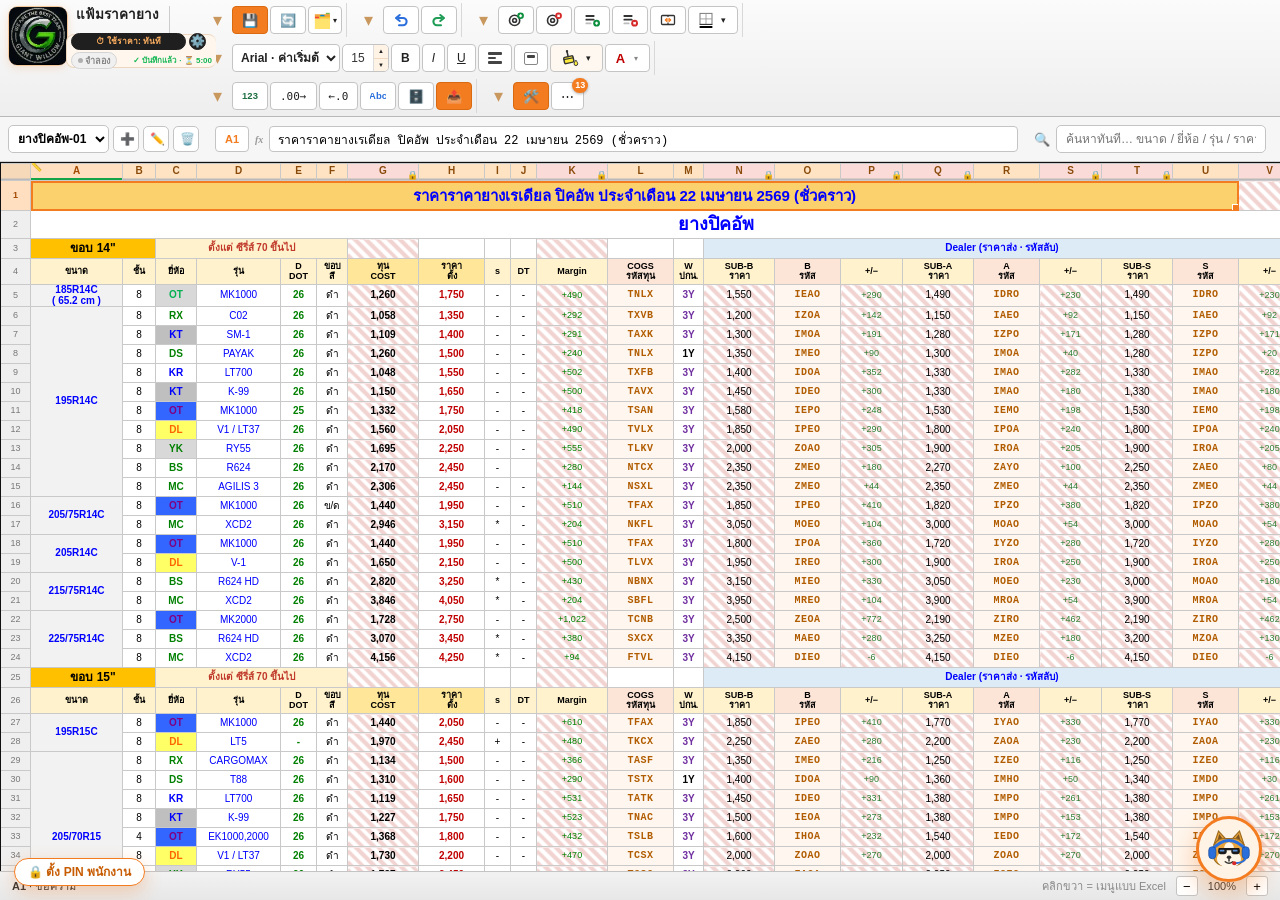
<file: 19062026_index.html>
<!DOCTYPE html>
<html lang="th">
<head>
<meta charset="UTF-8" />
<meta name="viewport" content="width=device-width, initial-scale=1.0, viewport-fit=cover" />
<title>แก้ราคายาง — Excel เต็มรูปแบบ (v2)</title>
<!-- ===== PWA: ติดตั้งลงจอโฮม + ออฟไลน์ + เต็มจอ ===== -->
<link rel="manifest" href="manifest.json" />
<meta name="theme-color" content="#1a222e" />
<meta name="mobile-web-app-capable" content="yes" />
<meta name="apple-mobile-web-app-capable" content="yes" />
<meta name="apple-mobile-web-app-status-bar-style" content="black-translucent" />
<meta name="apple-mobile-web-app-title" content="ราคายาง" />
<link rel="apple-touch-icon" href="icons/icon-180.png" />
<link rel="icon" type="image/png" href="icons/icon-192.png" />
<link rel="stylesheet" href="https://fonts.googleapis.com/css2?family=Sarabun:wght@400;700&family=Prompt:wght@400;700&family=Kanit:wght@400;700&family=Noto+Sans+Thai:wght@400;700&display=swap" />
<!-- CSS แยกจาก xls2.css เดิม · เรียง 01→06 (ห้ามสลับลำดับ — cascade) -->
<link rel="stylesheet" href="app-xls2/css-01-base-grid.css" />
<link rel="stylesheet" href="app-xls2/css-02-windows.css" />
<link rel="stylesheet" href="app-xls2/css-03-pickers-dialogs.css" />
<link rel="stylesheet" href="app-xls2/css-04-toolbar-misc.css" />
<link rel="stylesheet" href="app-xls2/css-05-darkmode-images.css" />
<link rel="stylesheet" href="app-xls2/css-06-refinements.css" />
</head>
<body>
<div class="app">

  <div class="ribbon">
    <div class="brand">
      <image-slot id="brand-logo" class="logo-img" shape="rounded" radius="8" fit="contain" nochrome placeholder="โลโก้" title="ลากรูปโลโก้ร้านมาวาง หรือคลิกเพื่อเลือกไฟล์"></image-slot>
      <div class="ttl" id="brandTtl">แก้ราคายาง v2<small>Excel เต็มรูปแบบ</small></div>
    </div>

    <!-- กล่องเครื่องมือกว้างคงที่ — wrap เหมือนกันทุกขนาดหน้าต่าง (▼/โลโก้/สถานะไม่ขยับ) -->
    <div class="rb-tools">

    <div class="grp">
      <button class="btn primary" id="btnQuickSave" title="บันทึก (Ctrl+S)"><span class="ic">💾</span></button>
      <button class="btn" id="btnReload" title="รีโหลดโปรแกรม (โหลดเวอร์ชันล่าสุด ล้างแคช)"><span class="ic">🔄</span></button>
      <div class="swatchwrap">
        <button class="btn" id="btnFile" title="ไฟล์ — บันทึก / บันทึกเป็นชื่อใหม่ / เปิดไฟล์เก่า"><span class="ic">🗂️</span><span class="tx">ไฟล์</span> ▾</button>
        <div class="swpop filepop" id="filePop">
          <div class="lbl">จัดการไฟล์</div>
          <button class="btn" id="btnSaveAs" title="บันทึกเป็นชื่อ/เวอร์ชันใหม่ (เก็บสำเนาแยก)"><span class="ic">🆕</span><span class="tx">บันทึกเป็นชื่อใหม่…</span></button>
          <button class="btn" id="btnVersions" title="เปิดไฟล์/เวอร์ชันที่บันทึกไว้ · โหลดต้นฉบับ"><span class="ic">🕓</span><span class="tx">เปิดไฟล์เก่า…</span></button>
          <button class="btn" id="btnBackup" title="ดาวน์โหลดไฟล์สำรองข้อมูลทั้งหมดลงเครื่อง (.json) — เก็บไว้กันข้อมูลหาย / ย้ายเครื่อง"><span class="ic">💾</span><span class="tx">สำรองลงเครื่อง…</span></button>
          <button class="btn" id="btnRestore" title="กู้คืนข้อมูลจากไฟล์สำรอง (.json) — แทนที่ข้อมูลปัจจุบัน"><span class="ic">♻️</span><span class="tx">กู้คืนจากไฟล์…</span></button>
          <button class="btn" id="btnGDrive" title="ซิงค์ข้อมูลขึ้น Google Drive — เก็บบนคลาวด์ เปิดได้ทุกเครื่อง"><span class="ic">☁️</span><span class="tx">Google Drive…</span></button>
          <input type="file" id="restoreFile" accept=".json,application/json" style="display:none;" />
        </div>
      </div>
    </div>

    <div class="grp">
      <button class="btn" id="btnUndo" title="ย้อนกลับ (Ctrl+Z)"><span class="ic"><svg class="ic-svg" viewBox="0 0 16 16"><path d="M5.5 6H10a3.6 3.6 0 0 1 0 7.2H6" fill="none" stroke="#333" stroke-width="2.1" stroke-linecap="round"></path><path d="M6.7 3L3 6l3.7 3" fill="none" stroke="#333" stroke-width="2.1" stroke-linecap="round" stroke-linejoin="round"></path></svg></span></button>
      <button class="btn" id="btnRedo" title="ทำซ้ำ (Ctrl+Y)"><span class="ic"><svg class="ic-svg" viewBox="0 0 16 16"><path d="M10.5 6H6a3.6 3.6 0 0 0 0 7.2h4" fill="none" stroke="#333" stroke-width="2.1" stroke-linecap="round"></path><path d="M9.3 3L13 6l-3.7 3" fill="none" stroke="#333" stroke-width="2.1" stroke-linecap="round" stroke-linejoin="round"></path></svg></span></button>
    </div>

    <div class="grp grp-fx">
      <div class="namebox" id="nameBox">A1</div>
      <span class="fxlab">fx</span>
      <input id="fx" placeholder="พิมพ์ค่า หรือสูตร เช่น =H9-G9 · =COGS(G9)" autocomplete="off" />
    </div>

    <div class="grp grp-status">
      <button class="schedchip" id="schedChip" title="ตั้งเวลาที่ราคาชุดนี้จะเริ่มมีผลใน DB">⏱ ทันที</button>
      <button class="schedchip" id="condChip" title="ตั้งค่า — สี ± Margin · ออโต้เซฟ · Telegram/AI · ธีม · คีย์ลัด">⚙️</button>
      <button class="dbsrc dbsrc-mock" id="dbSrcBadge" title="แหล่งข้อมูลที่ใช้อยู่ — คลิกเพื่อตั้งค่าการเชื่อมต่อ"><span class="dbsrc-dot"></span><span class="dbsrc-txt">จำลอง</span></button>
      <span id="saveState" class="clean">✓ บันทึกแล้ว</span>
    </div>

    <div class="grp">
      <button class="btn" id="btnAddSize" title="เพิ่มขนาดยางใหม่ต่อท้ายกลุ่มปัจจุบัน"><span class="ic"><svg class="ic-svg" viewBox="0 0 16 16"><circle cx="6.6" cy="8.4" r="5.1" fill="none" stroke="#333" stroke-width="1.6"></circle><circle cx="6.6" cy="8.4" r="1.9" fill="none" stroke="#333" stroke-width="1.6"></circle><circle cx="12.6" cy="3.8" r="3.3" fill="#0a8f3c"></circle><path d="M12.6 2.3v3M11.1 3.8h3" stroke="#fff" stroke-width="1.3"></path></svg></span><span class="tx">เพิ่มขนาด</span></button>
      <button class="btn danger" id="btnDelSize" title="ลบขนาดยางทั้งกลุ่มที่เลือก"><span class="ic"><svg class="ic-svg" viewBox="0 0 16 16"><circle cx="6.6" cy="8.4" r="5.1" fill="none" stroke="#333" stroke-width="1.6"></circle><circle cx="6.6" cy="8.4" r="1.9" fill="none" stroke="#333" stroke-width="1.6"></circle><circle cx="12.6" cy="3.8" r="3.3" fill="#d62828"></circle><path d="M11.5 2.7l2.2 2.2M13.7 2.7l-2.2 2.2" stroke="#fff" stroke-width="1.3"></path></svg></span><span class="tx">ลบขนาด</span></button>
      <button class="btn" id="btnAddModel" title="เพิ่มรุ่นใหม่ใต้แถวที่เลือก (ในกลุ่มขนาดเดิม พร้อมสูตรครบ)"><span class="ic"><svg class="ic-svg" viewBox="0 0 16 16"><rect x="1.5" y="3" width="9" height="1.9" rx="0.6" fill="#333"></rect><rect x="1.5" y="6.7" width="9" height="1.9" rx="0.6" fill="#333"></rect><rect x="1.5" y="10.4" width="6" height="1.9" rx="0.6" fill="#bbb"></rect><circle cx="12.6" cy="11.2" r="3.4" fill="#0a8f3c"></circle><path d="M12.6 9.7v3M11.1 11.2h3" stroke="#fff" stroke-width="1.3"></path></svg></span><span class="tx">เพิ่มรุ่น</span></button>
      <button class="btn danger" id="btnDelRow" title="ลบแถวที่เลือก"><span class="ic"><svg class="ic-svg" viewBox="0 0 16 16"><rect x="1.5" y="3" width="9" height="1.9" rx="0.6" fill="#333"></rect><rect x="1.5" y="6.7" width="9" height="1.9" rx="0.6" fill="#333"></rect><rect x="1.5" y="10.4" width="6" height="1.9" rx="0.6" fill="#bbb"></rect><circle cx="12.6" cy="11.2" r="3.4" fill="#d62828"></circle><path d="M11.5 10.1l2.2 2.2M13.7 10.1l-2.2 2.2" stroke="#fff" stroke-width="1.3"></path></svg></span><span class="tx">ลบแถว</span></button>
      <button class="btn" id="btnMerge" title="ผสาน/ยกเลิกผสานเซลล์ที่เลือก"><span class="ic"><svg class="ic-svg" viewBox="0 0 16 16"><rect x="1.5" y="3.5" width="13" height="9" rx="1" fill="none" stroke="#333" stroke-width="1.3"></rect><path d="M8 3.7v1.7M8 10.6v1.7" stroke="#333" stroke-width="1.2" stroke-dasharray="1.4 1.2"></path><path d="M5.4 8h5.2" stroke="#F47C20" stroke-width="1.3"></path><path d="M7 6.4L5.4 8 7 9.6M9 6.4L10.6 8 9 9.6" fill="none" stroke="#F47C20" stroke-width="1.3" stroke-linecap="round" stroke-linejoin="round"></path></svg></span><span class="tx">ผสาน</span></button>
      <div class="swatchwrap">
        <button class="btn" id="btnBorder" title="ตีเส้นตารางให้ช่องที่เลือก (แบบ Excel) · ไอคอนแสดงสี/ลายเส้นที่เลือกอยู่"><span class="ic"><svg class="ic-svg" viewBox="0 0 16 16"><rect x="2" y="1.4" width="12" height="11" fill="none" stroke="#7a7a7a" stroke-width="1"></rect><line x1="2" y1="6.9" x2="14" y2="6.9" stroke="#9a9a9a" stroke-width="0.9"></line><line x1="8" y1="1.4" x2="8" y2="12.4" stroke="#9a9a9a" stroke-width="0.9"></line><line id="bdIH" x1="2" y1="6.9" x2="14" y2="6.9" stroke="transparent" stroke-width="1.3"></line><line id="bdIV" x1="8" y1="1.4" x2="8" y2="12.4" stroke="transparent" stroke-width="1.3"></line><line id="bdT" x1="1.6" y1="1.4" x2="14.4" y2="1.4" stroke="transparent" stroke-width="1.8"></line><line id="bdB" x1="1.6" y1="12.4" x2="14.4" y2="12.4" stroke="#000" stroke-width="1.8"></line><line id="bdL" x1="2" y1="1" x2="2" y2="12.8" stroke="transparent" stroke-width="1.8"></line><line id="bdR" x1="14" y1="1" x2="14" y2="12.8" stroke="transparent" stroke-width="1.8"></line><rect id="bdColorBar" x="1.6" y="14" width="12.8" height="2" rx="0.6" fill="#000"></rect></svg></span><span class="tx">เส้นขอบ</span><span class="fc-caret">▾</span></button>
        <div class="swpop bdpop" id="bdPop">
          <div class="lbl">ตีเส้นช่องที่เลือก</div>
          <div class="lbl" style="margin-top:2px;">สีเส้น:</div>
          <div class="bd-opts" id="bdColors">
            <span class="sw bd-c on" data-bdc="000000" style="background:#000;" title="ดำ"></span>
            <span class="sw bd-c" data-bdc="FF0000" style="background:#FF0000;" title="แดง"></span>
            <span class="sw bd-c" data-bdc="0000FF" style="background:#0000FF;" title="น้ำเงิน"></span>
            <span class="sw bd-c" data-bdc="008000" style="background:#008000;" title="เขียว"></span>
            <span class="sw bd-c" data-bdc="F47C20" style="background:#F47C20;" title="ส้ม"></span>
            <span class="sw bd-c" data-bdc="7F1D9B" style="background:#7F1D9B;" title="ม่วง"></span>
            <span class="sw bd-c" data-bdc="C0A000" style="background:#C0A000;" title="ทอง"></span>
            <span class="sw bd-c" data-bdc="888888" style="background:#888888;" title="เทา"></span>
          </div>
          <div class="lbl" style="margin-top:4px;">จานสีของฉัน <small style="opacity:.55;font-weight:400;">· คลิกขวาเพื่อลบ</small></div>
          <div class="bd-mypal" id="bdMyPal"></div>
          <div class="lbl">ลายเส้น:</div>
          <div class="bd-opts bdstyle-grid" id="bdStyles">
            <span class="bd-s on" data-bds="solid" style="--st:solid" title="เส้นทึบ"></span>
            <span class="bd-s" data-bds="dotted" style="--st:dotted" title="จุด"></span>
            <span class="bd-s" data-bds="dashed" style="--st:dashed" title="ประห่าง"></span>
            <span class="bd-s" data-bds="double" style="--st:double" title="เส้นคู่"></span>
            <span class="bd-s" data-bds="groove" style="--st:groove" title="ร่อง"></span>
            <span class="bd-s" data-bds="ridge" style="--st:ridge" title="สัน"></span>
            <span class="bd-s" data-bds="inset" style="--st:inset" title="จม"></span>
            <span class="bd-s" data-bds="outset" style="--st:outset" title="นูน"></span>
            <span class="bd-s" data-bds="dashed-thick" style="--st:dashed" title="ประหนา"></span>
          </div>
          <div class="lbl">ความหนาเส้น:</div>
          <div class="bd-opts" id="bdWeights">
            <span class="bd-w" data-bdw="0.5" title="บางพิเศษ (เส้นผม)"><i style="height:0.5px;"></i>บาง</span>
            <span class="bd-w on" data-bdw="1" title="ปกติ 1px"><i style="height:1px;"></i>ปกติ</span>
            <span class="bd-w" data-bdw="2" title="หนา 2px"><i style="height:2px;"></i>หนา</span>
            <span class="bd-w" data-bdw="3" title="หนาพิเศษ 3px"><i style="height:3px;"></i>พิเศษ</span>
          </div>
          <div class="bd-grid">
          <div class="bd-it" data-bd="all" title="เส้นขอบทั้งหมด"><span class="bd-box bd-all"></span></div>
          <div class="bd-it" data-bd="outer" title="เส้นขอบนอก"><span class="bd-box bd-outer"></span></div>
          <div class="bd-it" data-bd="outer-thick" title="เส้นขอบนอกหนา"><span class="bd-box bd-outer-th"></span></div>
          <div class="bd-it" data-bd="topbottom" title="เส้นบน+ล่าง"><span class="bd-box bd-b"></span></div>
          <div class="bd-it" data-bd="bottom" title="เส้นล่าง"><span class="bd-box bd-b"></span></div>
          <div class="bd-it" data-bd="bottom-thick" title="เส้นล่างหนา"><span class="bd-box bd-b-th"></span></div>
          <div class="bd-it" data-bd="top" title="เส้นบน"><span class="bd-box bd-t"></span></div>
          <div class="bd-it" data-bd="left" title="เส้นซ้าย"><span class="bd-box bd-l"></span></div>
          <div class="bd-it" data-bd="right" title="เส้นขวา"><span class="bd-box bd-r"></span></div>
          </div>
          <div class="bd-it bd-none-it" data-bd="none"><span class="bd-box"></span>ไม่มีเส้น (คืนเส้นตารางปกติ)</div>
          <div class="lbl" style="margin-top:5px;">🧽 ยางลบเส้น (ลบทีละด้าน):</div>
          <div class="bd-grid">
            <div class="bd-it bd-erase" data-bd="erase-top" title="ลบเส้นบน"><span class="bd-box bd-t"></span></div>
            <div class="bd-it bd-erase" data-bd="erase-bottom" title="ลบเส้นล่าง"><span class="bd-box bd-b"></span></div>
            <div class="bd-it bd-erase" data-bd="erase-left" title="ลบเส้นซ้าย"><span class="bd-box bd-l"></span></div>
            <div class="bd-it bd-erase" data-bd="erase-right" title="ลบเส้นขวา"><span class="bd-box bd-r"></span></div>
            <div class="bd-it bd-erase" data-bd="erase-all" title="ลบทุกเส้น"><span class="bd-box bd-all"></span></div>
          </div>
        </div>
      </div>
    </div>

    <div class="grp">
      <select id="fontFam" title="แบบตัวอักษร (ใช้กับช่องที่เลือก)">
        <option value="">🔤 ฟอนต์</option>
        <optgroup label="อังกฤษ (แบบ Excel)">
          <option value="Arial" style="font-family:Arial;">Arial · ค่าเริ่มต้น</option>
          <option value="Arial Black" style="font-family:'Arial Black';">Arial Black ⭐</option>
          <option value="Tahoma" style="font-family:Tahoma;">Tahoma</option>
          <option value="Calibri" style="font-family:Calibri;">Calibri</option>
          <option value="Cambria" style="font-family:Cambria;">Cambria</option>
          <option value="Segoe UI" style="font-family:'Segoe UI';">Segoe UI</option>
          <option value="Times New Roman" style="font-family:'Times New Roman';">Times New Roman</option>
          <option value="Courier New" style="font-family:'Courier New';">Courier New</option>
          <option value="Verdana" style="font-family:Verdana;">Verdana</option>
          <option value="Georgia" style="font-family:Georgia;">Georgia</option>
          <option value="Impact" style="font-family:Impact;">Impact</option>
        </optgroup>
        <optgroup label="ไทย">
          <option value="Sarabun" style="font-family:Sarabun;">สารบรรณ (Sarabun)</option>
          <option value="Prompt" style="font-family:Prompt;">พรอมพต์ (Prompt)</option>
          <option value="Kanit" style="font-family:Kanit;">คนิต (Kanit)</option>
          <option value="Noto Sans Thai" style="font-family:'Noto Sans Thai';">Noto Sans Thai</option>
          <option value="Leelawadee UI" style="font-family:'Leelawadee UI';">ลีลาวดี (Leelawadee UI)</option>
          <option value="Angsana New" style="font-family:'Angsana New';">อังศนา (Angsana New)</option>
          <option value="Cordia New" style="font-family:'Cordia New';">คอร์เดีย (Cordia New)</option>
        </optgroup>
      </select>
      <span class="fssize" id="fsWrap" title="ขนาดตัวอักษร">
        <input id="fsBox" inputmode="numeric" value="10" />
        <span class="fssteps">
          <button id="btnFsUp" class="fsstep-b" title="เพิ่มขนาดตัวอักษร">▲</button>
          <button id="btnFsDn" class="fsstep-b" title="ลดขนาดตัวอักษร">▼</button>
        </span>
      </span>
      <button class="btn bld" id="btnBold" title="ตัวหนา (Ctrl+B)">B</button>
      <button class="btn itl" id="btnItalic" title="ตัวเอียง (Ctrl+I)">I</button>
      <button class="btn und" id="btnUnder" title="ขีดเส้นใต้ (Ctrl+U)">U</button>
      <button class="btn" id="btnAlign" title="จัดข้อความ: ชิดซ้าย → กึ่งกลาง → ชิดขวา (คลิกเพื่อสลับ)"><span class="al-ic l"><i></i><i></i><i></i></span></button>
      <button class="btn" id="btnValign" title="จัดแนวตั้ง: ชิดบน → กึ่งกลาง → ชิดล่าง (คลิกเพื่อสลับ)"><span class="va-ic t"><i></i></span></button>
      <div class="swatchwrap">
        <button class="btn" id="btnFill" title="เทสีพื้นช่อง (เลือกสีได้)"><span class="ic"><svg class="ic-svg" viewBox="0 0 16 16"><g transform="rotate(-12 8 8)"><rect class="fill-pool" x="3.2" y="6.2" width="8" height="5.4" rx="1" fill="#FFEB3B" stroke="#333" stroke-width="1.2"></rect><path d="M7.2 1.6v4.6" stroke="#333" stroke-width="1.3" stroke-linecap="round"></path><circle cx="7.2" cy="1.6" r="1" fill="#333"></circle><path d="M3.2 8h8" stroke="#333" stroke-width="1"></path></g><path class="fill-drip" d="M13.4 9.4c.95 1.4 1.5 2.3 1.5 3.05a1.5 1.5 0 1 1-3 0c0-.75.55-1.65 1.5-3.05z" fill="#FFEB3B" stroke="#333" stroke-width="0.8"></path></svg></span><span class="tx">เทสี</span><span class="fc-caret">▾</span></button>
        <div class="swpop" id="swPop"><div class="lbl">สีพื้นช่อง</div><div class="swgrid" id="swGrid"></div></div>
      </div>
      <div class="swatchwrap">
        <button class="btn" id="btnFont" title="คลิก A = ใช้สีล่าสุด · คลิก ▾ = เลือกสีใหม่"><span class="ic" style="font-weight:800;color:#C00000;">A</span><span class="tx">สีอักษร</span><span class="fc-caret">▾</span></button>
        <div class="swpop" id="fontPop"><div class="lbl">สีตัวอักษร</div><div class="swgrid" id="fontGrid"></div></div>
      </div>
    </div>

    <div class="grp">
      <button class="btn" id="btnTypeNum" title="กำหนดช่องที่เลือกเป็นตัวเลข"><span class="ic"><svg class="ic-svg" viewBox="0 0 16 16"><text x="8" y="11.4" text-anchor="middle" font-size="9.5" font-weight="800" font-family="Arial,sans-serif" fill="#1d6f42">123</text></svg></span><span class="tx">ตัวเลข</span></button>
      <button class="btn" id="btnDpUp" title="เพิ่มทศนิยม (เช่น 1,500 → 1,500.0)" style="font-family:Consolas,monospace;font-size:11px;">.00→</button>
      <button class="btn" id="btnDpDn" title="ลดทศนิยม" style="font-family:Consolas,monospace;font-size:11px;">←.0</button>
      <button class="btn" id="btnTypeText" title="กำหนดช่องที่เลือกเป็นข้อความ"><span class="ic"><svg class="ic-svg" viewBox="0 0 16 16"><text x="8" y="11.4" text-anchor="middle" font-size="9.5" font-weight="800" font-family="Arial,sans-serif" fill="#2A6FDB">Abc</text></svg></span><span class="tx">ข้อความ</span></button>
      <button class="btn" id="btnDB" title="ลิงก์ช่องนี้กับฐานข้อมูลด้วยรหัสสินค้า"><span class="ic">🗄️</span><span class="tx">ลิงก์ DB</span></button>
      <button class="btn primary" id="btnSync" title="อัพเดทราคา — เลือกเวลา → สรุป → ยืนยัน แล้วส่งราคาตั้ง/B/A/S เข้า DB"><span class="ic">📤</span><span class="tx">อัพเดท</span></button>
    </div>

    <div class="grp">
      <button class="btn on" id="btnMode" title="สลับโหมด แอดมิน ⇄ ผู้ใช้ (คลิกเพื่อสลับ)"><span class="ic">🛠️</span><span class="tx">แอดมิน</span></button>
      <div class="swatchwrap">
        <button class="btn" id="btnMore" title="เครื่องมือเพิ่มเติมฯ (ลากไอคอนมาเก็บได้)"><span class="ic">⋯</span><span class="more-badge" id="moreBadge" style="display:none;"></span></button>
        <div class="swpop morepop" id="morePop">
          <div class="lbl">เครื่องมือเพิ่มเติม</div>
          <button class="btn" id="btnLockRow" title="ซ่อน/แสดงแถวที่เลือกจากผู้ใช้"><span class="ic"><svg class="ic-svg" viewBox="0 0 16 16"><rect x="1.3" y="3" width="8.7" height="10" rx="1" fill="none" stroke="#333" stroke-width="1.1"></rect><line x1="1.3" y1="6.3" x2="10" y2="6.3" stroke="#333" stroke-width="1"></line><line x1="1.3" y1="9.7" x2="10" y2="9.7" stroke="#333" stroke-width="1"></line><path d="M11 9V8.1a1.3 1.3 0 0 1 2.6 0V9" fill="none" stroke="#F47C20" stroke-width="1.1"></path><rect x="10.1" y="9" width="4.6" height="4" rx="0.8" fill="#F47C20"></rect></svg></span><span class="tx">ซ่อนแถวจากผู้ใช้</span></button>
          <button class="btn" id="btnLockCol" title="ซ่อน/แสดงคอลัมน์ที่เลือกจากผู้ใช้"><span class="ic"><svg class="ic-svg" viewBox="0 0 16 16"><rect x="1.3" y="3" width="8.7" height="10" rx="1" fill="none" stroke="#333" stroke-width="1.1"></rect><line x1="4.2" y1="3" x2="4.2" y2="13" stroke="#333" stroke-width="1"></line><line x1="7.1" y1="3" x2="7.1" y2="13" stroke="#333" stroke-width="1"></line><path d="M11 9V8.1a1.3 1.3 0 0 1 2.6 0V9" fill="none" stroke="#F47C20" stroke-width="1.1"></path><rect x="10.1" y="9" width="4.6" height="4" rx="0.8" fill="#F47C20"></rect></svg></span><span class="tx">ซ่อนคอลัมน์จากผู้ใช้</span></button>
          <button class="btn" id="btnSecret" title="ซ่อนเลขในคอลัมน์ 🔒 (เหลือรหัสลับ)"><span class="ic">🙈</span><span class="tx">ซ่อนเลข</span></button>
          <button class="btn" id="btnTheme" title="สลับโหมดมืด/สว่าง"><span class="ic" id="themeIc">🌙</span><span class="tx">โหมดมืด</span></button>
          <button class="btn" id="btnKeys" title="คีย์ลัดทั้งหมด + Logitech G-keys"><span class="ic"><svg class="ic-svg" viewBox="0 0 16 16"><rect x="0.8" y="3.6" width="14.4" height="8.8" rx="1.6" fill="none" stroke="#333" stroke-width="1.1"></rect><g fill="#333"><rect x="2.6" y="5.5" width="1.5" height="1.4" rx="0.3"></rect><rect x="5" y="5.5" width="1.5" height="1.4" rx="0.3"></rect><rect x="7.3" y="5.5" width="1.5" height="1.4" rx="0.3"></rect><rect x="9.6" y="5.5" width="1.5" height="1.4" rx="0.3"></rect><rect x="11.9" y="5.5" width="1.5" height="1.4" rx="0.3"></rect><rect x="2.6" y="7.8" width="1.5" height="1.4" rx="0.3"></rect><rect x="5" y="7.8" width="1.5" height="1.4" rx="0.3"></rect><rect x="7.3" y="7.8" width="1.5" height="1.4" rx="0.3"></rect><rect x="9.6" y="7.8" width="1.5" height="1.4" rx="0.3"></rect><rect x="11.9" y="7.8" width="1.5" height="1.4" rx="0.3"></rect><rect x="4.2" y="10.1" width="7.6" height="1.4" rx="0.4"></rect></g></svg></span><span class="tx">คีย์ลัด</span></button>
          <button class="btn" id="btnImgAdd" title="แนบไฟล์รูปจากเครื่องลงบนตาราง (หรือลากไฟล์/วาง Ctrl+V ก็ได้)"><span class="ic">🖼️</span><span class="tx">แนบรูป</span></button>
          <button class="btn" id="btnImgSearch" title="ค้นรูปใน Google แล้วคัดลอกมาวาง"><span class="ic">🔎</span><span class="tx">ค้นรูป Google</span></button>
          <button class="btn" id="btnDupHi" title="ไฮไลต์ค่าที่ซ้ำกัน — ค่าเดียวกันได้สีเดียวกัน (กดอีกครั้งเอาออก)"><span class="ic">🌈</span><span class="tx">ไฮไลต์ค่าซ้ำ</span></button>
          <button class="btn" id="btnStaging" title="จัดการข้อมูลสินค้าจากฐานข้อมูล (กรอง + เติมแท็ก setSize/ธง)"><span class="ic">🗃️</span><span class="tx">จัดการข้อมูล DB</span></button>
          <button class="btn" id="btnAudit" title="ประวัติการอัปเดตราคา (audit) + รอบการอัปเดต ก่อน/หลัง"><span class="ic">🧾</span><span class="tx">ประวัติอัปเดตราคา</span></button>
          <button class="btn" id="btnUsers" title="จัดการผู้ใช้ · สิทธิ์ · ประวัติอุปกรณ์"><span class="ic">👤</span><span class="tx">ผู้ใช้ & สิทธิ์</span></button>
          <button class="btn" id="btnApi" title="ปลั๊กอินบอท Telegram / AI LOCAL (API)"><span class="ic">🔌</span><span class="tx">Telegram API</span></button>
          <button class="btn" id="btnPrint" title="พิมพ์ A4 (Ctrl+P)"><span class="ic">🖨️</span><span class="tx">พิมพ์</span></button>
        </div>
      </div>
    </div>
    </div>
  </div>

  <!-- แถว 2: ช่องค้นหา (ขึ้นมาแทนตำแหน่ง fx เดิม) -->
  <div class="fxbar">
    <div class="sheetbar">
      <select id="sheetSel" class="flt-sel" title="เลือกหมวดยาง" style="font-weight:700;max-width:170px;"></select>
      <button class="sheet-mini" id="shAdd" title="สร้างหมวดใหม่">➕</button>
      <button class="sheet-mini" id="shRen" title="แก้ไขชื่อหมวดนี้">✏️</button>
      <button class="sheet-mini" id="shDel" title="ลบหมวดนี้ (ยืนยัน 2 รอบ + รอ 10 วินาที)">🗑️</button>
    </div>
  </div>

  <!-- filter / search bar -->
  <div class="fltbar" id="fltbar"></div>

  <div id="archBanner" style="display:none;background:#FFF3E6;color:#A34A00;font-weight:700;font-size:12px;padding:7px 12px;border-bottom:1px solid #F3D9A6;display:none;align-items:center;gap:8px;">🔒 กำลังดูไฟล์ประวัติ (หลังอัพเดทราคา) — ดูย้อนหลังได้อย่างเดียว แก้ไขไม่ได้ · เลือกหมวดปกติด้านบนเพื่อกลับไปแก้ไข</div>

  <div class="gridwrap" id="gridwrap">
    <div id="grid" style="position:relative;display:inline-block;min-width:100%;"></div>
  </div>

  <div class="statusbar">
    <span id="status"></span>
    <span class="sumbox" id="sumbox"></span>
    <span class="right">
      <span style="color:#888;">คลิกขวา = เมนูแบบ Excel</span>
      <button class="zb" id="zOut">−</button><span id="zVal">100%</span><button class="zb" id="zIn">+</button>
    </span>
  </div>
</div>

<div class="sg-ctx" id="ctx"></div>

<div class="modal" id="mSaveAs">
  <div class="dlg">
    <h3>บันทึกเป็นเวอร์ชันใหม่</h3>
    <div class="bd">ตั้งชื่อเวอร์ชันนี้ (เก็บแยก เรียกกลับมาได้)<input id="saveAsName" /></div>
    <div class="ft"><button class="btn" data-close>ยกเลิก</button><button class="btn primary" id="saveAsOk">บันทึก</button></div>
  </div>
</div>

<div class="modal" id="mVersions">
  <div class="dlg">
    <h3>เวอร์ชันที่บันทึกไว้</h3>
    <div class="bd">
      <button class="btn" id="btnReset">↺ โหลดต้นฉบับจาก Excel ใหม่</button>
      <div class="vlist" id="vList"></div>
    </div>
    <div class="ft"><button class="btn" data-close>ปิด</button></div>
  </div>
</div>

<div class="modal" id="mSched">
  <div class="dlg">
    <h3>⏱ ตั้งเวลาเริ่มใช้ราคาชุดนี้</h3>
    <div class="bd">
      เมื่อกด “📤 ส่ง DB” ราคาตั้ง/B/A/S ของแถวที่ลิงก์จะไปอัปเดตเป็นราคาขายช่อง 1/2/3/4 ตามเวลาที่ตั้งนี้
      <input type="datetime-local" id="schedInput" />
      <div style="margin-top:8px;color:#888;font-size:11px;">ตั้งเฉพาะบางแถว: คลิกขวาที่แถวนั้น → “ตั้งเวลาใช้ราคาเฉพาะแถวนี้”</div>
    </div>
    <div class="ft">
      <button class="btn" id="schedNow">มีผลทันที</button>
      <button class="btn" data-close>ยกเลิก</button>
      <button class="btn primary" id="schedOk">บันทึกเวลา</button>
    </div>
  </div>
</div>

<div class="modal" id="mCond">
  <div class="dlg">
    <h3>⚙️ ตั้งค่า</h3>
    <div class="settabs">
      <div class="settab-grp">ทั่วไป</div>
      <button class="settab on" data-tab="margin">± สี Margin</button>
      <button class="settab" data-tab="autosave">⏱ ออโต้เซฟ</button>
      <button class="settab" data-tab="theme">🌙 ธีม</button>
      <button class="settab" data-tab="keys">⌨️ คีย์ลัด</button>
      <div class="settab-grp">สีตาราง</div>
      <button class="settab" data-tab="tablecolors">🎨 สีตาราง (ลาก·คัดลอก·หัวแถว·หัวคอลัมน์)</button>
      <div class="settab-grp">ฐานข้อมูล</div>
      <button class="settab" data-tab="dbconn">🔌 เชื่อมต่อ DB</button>
      <button class="settab" data-tab="dblink">🔗 สีลิงก์ DB</button>
      <button class="settab" data-tab="dotcolor">🛞 สีปียาง (DOT)</button>
      <button class="settab" data-tab="dbfields">🗂️ ฟิลด์/หมวด DB</button>
      <button class="settab" data-tab="staticon">🏷️ ไอคอนสถานะ</button>
      <button class="settab" data-tab="pricing">💳 กฎราคา/VAT</button>
      <div class="settab-grp">ขั้นสูง</div>
      <button class="settab" data-tab="special">🔒 แถว/คอลัมน์พิเศษ</button>
      <button class="settab" data-tab="backup">💾 สำรอง/กู้คืน</button>
      <button class="settab" data-tab="api">🔌 Telegram/AI</button>
    </div>
    <div class="bd settab-pane" data-pane="margin" id="condTabMargin">
      <div style="margin-bottom:6px;">Margin เป็นบวก (+) ใช้สี:</div>
      <div class="swgrid" id="condPosGrid" style="grid-template-columns:repeat(8,1fr);"></div>
      <div style="margin:12px 0 6px;">Margin ติดลบ (−) ใช้สี:</div>
      <div class="swgrid" id="condNegGrid" style="grid-template-columns:repeat(8,1fr);"></div>
      <div style="margin-top:12px;font-size:12px;">ตัวอย่าง: <b id="condPrevPos">+490</b> &nbsp; <b id="condPrevNeg">-250</b></div>
    </div>
    <div class="bd settab-pane" data-pane="autosave" style="display:none;">
      <div style="font-size:13px;color:#555;margin-bottom:10px;">ตั้งช่วงเวลาบันทึกอัตโนมัติ (ปัจจุบันแสดงตัวนับถอยหลังที่หัวโปรแกรม)</div>
      <button class="btn primary" id="setAutosave">⏱ ปรับเวลาออโต้เซฟ…</button>
    </div>
    <div class="bd settab-pane" data-pane="api" style="display:none;">
      <div style="font-size:13px;color:#555;margin-bottom:10px;">เชื่อมบอท Telegram / AI LOCAL ผ่าน API (เช็ค/แก้ราคาจากระยะไกล)</div>
      <button class="btn primary" id="setApi">🔌 เปิดตั้งค่า Telegram API…</button>
    </div>
    <div class="bd settab-pane" data-pane="theme" style="display:none;">
      <div style="font-size:13px;color:#555;margin-bottom:10px;">สลับโหมดมืด / สว่าง ของหน้าจอ</div>
      <button class="btn primary" id="setTheme">🌙 สลับโหมดมืด/สว่าง</button>
    </div>
    <div class="bd settab-pane" data-pane="keys" style="display:none;">
      <div style="font-size:13px;color:#555;margin-bottom:10px;">ดูคีย์ลัดทั้งหมด + การตั้งค่าปุ่ม Logitech</div>
      <button class="btn primary" id="setKeys">⌨️ เปิดตารางคีย์ลัด…</button>
    </div>
    <div class="bd settab-pane" data-pane="tablecolors" style="display:none;">
      <div class="tcsec-h">⬛ สีตอนลากเลือก/ลากคัดลอกช่อง (drag-fill)</div>
      <div class="marklbl">สีเส้น (ทึบ):</div>
      <div class="swgrid markgrid" id="dragGrid" style="grid-template-columns:repeat(8,1fr);"></div>
      <div class="marklbl">สีพื้นหลัง:</div>
      <div class="swgrid markgrid" id="dragBgGrid" style="grid-template-columns:repeat(8,1fr);"></div>
      <div class="markprev"><span class="markprev-cell" id="dragPrev">ตัวอย่าง</span></div>
      <div class="tcsec-h">✂️ สีตอนคัดลอก/ตัด/วาง</div>
      <div class="marklbl">สีเส้น (ประวิ่ง):</div>
      <div class="swgrid markgrid" id="clipGrid" style="grid-template-columns:repeat(8,1fr);"></div>
      <div class="marklbl">สีพื้นหลัง:</div>
      <div class="swgrid markgrid" id="clipBgGrid" style="grid-template-columns:repeat(8,1fr);"></div>
      <div class="markprev"><span class="markprev-cell" id="clipPrev">ตัวอย่าง</span></div>
      <div class="tcsec-h">⬅ สีแถบหัวแถว (เลข 1·2·3 ด้านซ้าย)</div>
      <div class="marklbl">สีพื้นแถบ:</div>
      <div class="swgrid markgrid" id="rowhdrBgGrid" style="grid-template-columns:repeat(8,1fr);"></div>
      <div class="marklbl">สีตัวเลขแถว:</div>
      <div class="swgrid markgrid" id="rowhdrFgGrid" style="grid-template-columns:repeat(8,1fr);"></div>
      <div class="markprev"><span class="markprev-cell" id="rowhdrPrev" style="outline:none;">1 · 2 · 3</span></div>
      <div class="tcsec-h">⬆ สีแถบหัวคอลัมน์ (A·B·C ด้านบน)</div>
      <div class="marklbl">สีพื้นแถบ:</div>
      <div class="swgrid markgrid" id="colhdrBgGrid" style="grid-template-columns:repeat(8,1fr);"></div>
      <div class="marklbl">สีตัวอักษรคอลัมน์:</div>
      <div class="swgrid markgrid" id="colhdrFgGrid" style="grid-template-columns:repeat(8,1fr);"></div>
      <div class="markprev"><span class="markprev-cell" id="colhdrPrev" style="outline:none;">A · B · C</span></div>
    </div>
    <div class="bd settab-pane" data-pane="special" style="display:none;">
      <div style="font-size:13px;color:#555;margin-bottom:8px;">แถว/คอลัมน์ที่ล็อก 🔒 (ซ่อนจากผู้ใช้ · เห็นเฉพาะแอดมิน)</div>
      <div class="marklbl">สีพื้นหลัง:</div>
      <div class="swgrid markgrid" id="admBgGrid" style="grid-template-columns:repeat(8,1fr);"></div>
      <div class="marklbl">สีตัวอักษร:</div>
      <div class="swgrid markgrid" id="admFgGrid" style="grid-template-columns:repeat(8,1fr);"></div>
      <div class="marklbl">ลักษณะพื้นหลัง:</div>
      <div class="patpick" id="admPatPick">
        <span class="pat-opt" data-pat="stripe">▨ ลายทแยง</span>
        <span class="pat-opt" data-pat="dots">⠿ จุด</span>
        <span class="pat-opt" data-pat="none">▭ พื้นเรียบ</span>
      </div>
      <div class="marklbl">ไอคอนกำกับ (แทนแม่กุญแจ):</div>
      <div class="iconpick" id="lockIconPick"></div>
      <div class="admprev" id="admPrev">ตัวอย่างแถว/คอลัมน์พิเศษ 🔒</div>
    </div>
    <div class="bd settab-pane" data-pane="dbconn" style="display:none;">
      <div class="dbf-intro">เชื่อมต่อฐานข้อมูลสินค้าผ่าน API · ตอนนี้ใช้ <b>ข้อมูลจำลอง (Mock)</b> — สลับเป็น <b>เซิร์ฟเวอร์จริง (HTTP)</b> ได้เมื่อพร้อม</div>
      <div class="conn-row">
        <span class="conn-lbl">แหล่งข้อมูล</span>
        <div class="conn-seg" id="connMode">
          <button type="button" data-mode="mock" class="on">🧪 จำลอง (Mock)</button>
          <button type="button" data-mode="http">🌐 เซิร์ฟเวอร์จริง</button>
        </div>
      </div>
      <div id="connHttpFields">
        <label class="conn-field">Base URL<input id="connUrl" placeholder="https://server.local/api" type="text"></label>
        <label class="conn-field conn-auth"><span><input type="checkbox" id="connUseAuth"> ใช้ Token (Bearer)</span><input id="connToken" placeholder="วาง token ที่นี่" type="text"></label>
        <label class="conn-field">Username<input id="connUser" placeholder="Username" type="text"></label>
        <label class="conn-field">Password<input id="connPass" placeholder="Password" type="password"></label>
        <label class="conn-field">Flag<input id="connFlag" placeholder="PRICE" type="text" value="PRICE"></label>
        <label class="conn-field">Timeout (วินาที)<input id="connTimeout" type="number" min="1" max="60" step="1" value="12"></label>
      </div>
      <div class="conn-actions">
        <button class="btn" id="connTest">🔌 ทดสอบการเชื่อมต่อ</button>
        <button class="btn primary" id="connSave">💾 บันทึก + ใช้งาน</button>
        <span class="conn-status" id="connStatus"></span>
      </div>
      <div class="conn-note">💡 บันทึกแล้วระบบจะดึงข้อมูลจากแหล่งที่เลือกทันที · กฎเหล็ก: เขียนกลับ DB ได้เฉพาะ 5 ราคาเท่านั้น</div>
    </div>
    <div class="bd settab-pane" data-pane="backup" style="display:none;">
      <div class="dbf-intro">สำรอง/กู้คืน <b>การตั้งค่าทั้งหมด</b> (ฟิลด์ · ไอคอน · กฎราคา · สิทธิ์ · ลิงก์สี ฯลฯ) — แนะนำให้สำรองก่อนต่อ API จริงหรือทดลองแก้ค่าสำคัญ</div>
      <div class="bk-card">
        <div class="bk-card-h">⬇️ สำรองข้อมูล</div>
        <div class="bk-card-b">ดาวน์โหลดการตั้งค่าทั้งหมดเป็นไฟล์ <code>.json</code> เก็บไว้กู้คืนภายหลัง</div>
        <button class="btn primary" id="bkExport">⬇️ ดาวน์โหลดไฟล์สำรอง</button>
        <span class="bk-info" id="bkInfo"></span>
      </div>
      <div class="bk-card">
        <div class="bk-card-h">⬆️ กู้คืนข้อมูล</div>
        <div class="bk-card-b">เลือกไฟล์สำรองที่เคยดาวน์โหลด — <b>รวม</b> = เขียนทับเฉพาะค่าที่มีในไฟล์ · <b>แทนที่</b> = ลบค่าเดิมทั้งหมดก่อน</div>
        <div class="bk-restore-row">
          <input type="file" id="bkFile" accept="application/json,.json">
          <select id="bkMode"><option value="merge">รวม (merge)</option><option value="replace">แทนที่ทั้งหมด</option></select>
          <button class="btn" id="bkImport">⬆️ กู้คืน</button>
        </div>
        <span class="bk-info" id="bkRestoreInfo"></span>
      </div>
      <div class="conn-note">⚠️ กู้คืนแล้วระบบจะรีโหลดเพื่อใช้ค่าใหม่ทั้งหมด</div>
    </div>
    <div class="bd settab-pane" data-pane="dblink" style="display:none;">
      <div style="font-size:13px;color:#555;margin-bottom:8px;">สีแสดงสถานะการลิงก์แถวกับสินค้าในฐานข้อมูล (แถบสีด้านซ้ายของเลขแถว)</div>
      <div class="marklbl">🔗 เชื่อมต่อปกติ (พบสินค้าใน DB):</div>
      <div class="cf" id="dblinkOkGrid"></div>
      <div class="marklbl" style="margin-top:8px;">⚠️ ลิงก์ค้าง (ไม่พบ / ถูกลบ / ปิดใช้งานใน DB):</div>
      <div class="cf" id="dblinkBadGrid"></div>
      <div class="dblink-prev">
        <span class="dblink-prev-row" id="dblinkPrevOk"><span class="dblink-prev-num">10</span> เชื่อมต่อปกติ</span>
        <span class="dblink-prev-row" id="dblinkPrevBad"><span class="dblink-prev-num">11</span> ลิงก์ค้าง</span>
      </div>
      <div style="border-top:1px dashed #e0d5c5;margin:14px 0 8px;"></div>
      <div style="font-size:13px;color:#555;margin-bottom:8px;">ป๊อปอัปทั้งหมด (ชื่อสินค้าเมื่อชี้เลขแถว · คำอธิบายไอคอนเมื่อชี้หัวคอลัมน์) — ปรับขนาด/สี/พื้นหลัง</div>
      <div class="marklbl" style="display:flex;align-items:center;gap:10px;">ขนาดตัวอักษร:
        <input type="range" id="dblinkTipFs" min="5" max="29" step="1" style="flex:1;">
        <b id="dblinkTipFsVal" style="width:34px;text-align:right;color:#C75B00;">12px</b>
      </div>
      <div class="marklbl" style="margin-top:6px;">สีตัวอักษร:</div>
      <div class="cf" id="dblinkTipFgGrid"></div>
      <div class="marklbl" style="margin-top:8px;">สีพื้นหลัง:</div>
      <div class="cf" id="dblinkTipBgGrid"></div>
      <div style="margin-top:12px;"><span class="sg-tip linktip" id="dblinkTipPrev" style="position:static;display:inline-block;">🔗 TKC-1001 · 185R14C OTANI MK1000</span></div>
      <div style="border-top:1px dashed #e0d5c5;margin:14px 0 8px;"></div>
      <div style="font-size:13px;color:#555;margin-bottom:8px;">ไอคอนแม่กุญแจ (แสดงเมื่อซ่อนแถว/คอลัมน์จากผู้ใช้)</div>
      <div class="marklbl" style="display:flex;align-items:center;gap:10px;flex-wrap:wrap;">
        <label style="display:flex;align-items:center;gap:6px;">ไอคอน: <input id="lockGlyphInp" maxlength="3" style="width:48px;text-align:center;font-size:16px;height:32px;border:1px solid #cfcfcf;border-radius:6px;"></label>
        <label style="display:flex;align-items:center;gap:6px;flex:1;">คำอธิบาย: <input id="lockDescInp" style="flex:1;min-width:120px;height:32px;border:1px solid #cfcfcf;border-radius:6px;padding:0 8px;font-family:inherit;"></label>
      </div>
    </div>
    <div class="bd settab-pane" data-pane="dotcolor" style="display:none;">
      <div style="font-size:13px;color:#555;margin-bottom:4px;">สีปียาง (DOT) ตามอายุ — ใช้กับคอลัมน์ที่ผูกฟิลด์ <b>ปียาง DOT (ช่วงปี)</b></div>
      <div style="font-size:12px;color:#888;margin-bottom:12px;">อ้างอิงปีปัจจุบัน: <b id="dotCurYY">—</b> · แสดงช่วงปีน้อย–มาก เช่น 22-26 · ลงสีแต่ละตัวตามอายุของมันเอง</div>
      <div class="marklbl">ปีล่าสุด / ปีปัจจุบัน (อายุ 0 ปี):</div>
      <div class="swgrid dotpal" id="dotPalNew" style="grid-template-columns:repeat(10,1fr);"></div>
      <div class="marklbl" style="margin-top:10px;">เก่ากว่า 1 ปี:</div>
      <div class="swgrid dotpal" id="dotPal1y" style="grid-template-columns:repeat(10,1fr);"></div>
      <div class="marklbl" style="margin-top:10px;">เก่ากว่า 2 ปีขึ้นไป:</div>
      <div class="swgrid dotpal" id="dotPal2y" style="grid-template-columns:repeat(10,1fr);"></div>
      <div class="marklbl" style="margin-top:10px;">อักษรนำหน้า เช่น DF (ยางเกิด deflect) · ≤2 ตัวพิมพ์ใหญ่:</div>
      <div class="swgrid dotpal" id="dotPalFlag" style="grid-template-columns:repeat(10,1fr);"></div>
      <div class="marklbl" style="margin-top:10px;">ขีดคั่น ( - ):</div>
      <div class="swgrid dotpal" id="dotPalSep" style="grid-template-columns:repeat(10,1fr);"></div>
      <div style="border-top:1px dashed #e0d5c5;margin:14px 0 6px;"></div>
      <div class="marklbl">สีตัวเลข/โค้ดราคาแต่ละช่อง (ในตาราง popup):</div>
      <div class="marklbl" style="font-weight:400;color:#888;margin-top:6px;">ขาย:</div>
      <div class="swgrid dotpal" id="dotPalPRetail" style="grid-template-columns:repeat(10,1fr);"></div>
      <div class="marklbl" style="font-weight:400;color:#888;margin-top:6px;">B:</div>
      <div class="swgrid dotpal" id="dotPalPB" style="grid-template-columns:repeat(10,1fr);"></div>
      <div class="marklbl" style="font-weight:400;color:#888;margin-top:6px;">A:</div>
      <div class="swgrid dotpal" id="dotPalPA" style="grid-template-columns:repeat(10,1fr);"></div>
      <div class="marklbl" style="font-weight:400;color:#888;margin-top:6px;">S:</div>
      <div class="swgrid dotpal" id="dotPalPS" style="grid-template-columns:repeat(10,1fr);"></div>
      <div style="border-top:1px dashed #e0d5c5;margin:14px 0 6px;"></div>
      <div class="marklbl" style="margin-top:10px;">ขนาดตัวเลข DOT (px) · เว้นว่าง = ขนาดปกติ:</div>
      <div style="display:flex;align-items:center;gap:8px;"><input id="dotFontSize" type="number" min="6" max="72" placeholder="ปกติ" style="width:84px;height:32px;border:1px solid #cfcfcf;border-radius:6px;padding:0 8px;font-family:inherit;font-size:13px;"><span style="font-size:12px;color:#888;">px</span></div>
      <div class="marklbl" style="margin-top:10px;">ความหนาตัวเลข DOT:</div>
      <select id="dotFontWeight" style="height:32px;border:1px solid #cfcfcf;border-radius:6px;padding:0 8px;font-family:inherit;font-size:13px;"><option value="">ปกติ (ค่าเริ่มต้น)</option><option value="400">บาง (400)</option><option value="500">ปานกลาง (500)</option><option value="600">กึ่งหนา (600)</option><option value="700">หนา (700)</option><option value="800">หนามาก (800)</option><option value="900">หนาที่สุด (900)</option></select>
      <div class="marklbl" style="margin-top:10px;">ความหนาตัวเลขราคา (ใน popup):</div>
      <select id="dotPriceWeight" style="height:32px;border:1px solid #cfcfcf;border-radius:6px;padding:0 8px;font-family:inherit;font-size:13px;"><option value="">ปกติ (ค่าเริ่มต้น)</option><option value="400">บาง (400)</option><option value="500">ปานกลาง (500)</option><option value="600">กึ่งหนา (600)</option><option value="700">หนา (700)</option><option value="800">หนามาก (800)</option><option value="900">หนาที่สุด (900)</option></select>
      <div style="border-top:1px dashed #e0d5c5;margin:14px 0 6px;"></div>
      <div class="marklbl">สี popup ทุกหน้าต่าง (พื้นหลัง/ตัวอักษร) · ✕ = ปกติ:</div>
      <div class="marklbl" style="font-weight:400;color:#888;margin-top:6px;">พื้นหลัง:</div>
      <div class="swgrid dotpal" id="dotPalPopBg" style="grid-template-columns:repeat(11,1fr);"></div>
      <div class="marklbl" style="font-weight:400;color:#888;margin-top:6px;">ตัวอักษร:</div>
      <div class="swgrid dotpal" id="dotPalPopFg" style="grid-template-columns:repeat(11,1fr);"></div>
      <div class="markprev" style="margin-top:16px;font-size:13px;">ตัวอย่าง: <span id="dotPrev" style="font-weight:800;font-size:16px;letter-spacing:.5px;">—</span></div>
    </div>
    <div class="bd settab-pane" data-pane="dbfields" style="display:none;">
      <div class="dbf-intro">เพิ่ม/ลบ <b>ฟิลด์</b> และ <b>หมวดหมู่</b> สำหรับผูกคอลัมน์/ช่องกับ DB · ฟิลด์ที่เพิ่มเอง = อ่านอย่างเดียว (เขียนกลับได้เฉพาะ 5 ราคา)</div>
      <div class="dbf-addbar">
        <input id="dbfNewCat" placeholder="ชื่อหมวดใหม่" />
        <button class="btn" id="dbfAddCat">＋ หมวด</button>
      </div>
      <div class="dbf-addbar">
        <select id="dbfNewGroup"></select>
        <input id="dbfNewKey" placeholder="field key ใน DB" />
        <input id="dbfNewLabel" placeholder="ชื่อแสดง" />
        <button class="btn primary" id="dbfAddField">＋ ฟิลด์</button>
      </div>
      <div id="dbfList" class="dbf-list"></div>
      <div class="dbf-foot">💡 ฟิลด์ระบบลบไม่ได้ (🔧) · ติ๊กถูก = แสดงในเมนูผูกคอลัมน์ · ฟิลด์/หมวดที่เพิ่มเองลบได้ด้วย ✕</div>
    </div>
    <div class="bd settab-pane" data-pane="staticon" style="display:none;">
      <div style="font-size:13px;color:#555;margin-bottom:8px;">นิยามไอคอนสถานะสินค้า — ลากเรียงลำดับความสำคัญ (priority) · ปิด/เปิดได้ · คลิกขวาที่ช่องสถานะในตารางเพื่อตั้ง auto/manual/mixed</div>
      <div id="statIconList" class="stdef-list"></div>
      <div style="display:flex;gap:7px;margin-top:10px;flex-wrap:wrap;align-items:center;">
        <button class="btn" id="statIconAdd">＋ เพิ่มสถานะใหม่</button>
        <button class="btn" id="statIconReset">↺ คืนค่าเริ่มต้น</button>
        <button class="btn primary" id="statIconSave" style="margin-left:auto;">💾 บันทึกและใช้งาน</button>
      </div>
    </div>
    <div class="bd settab-pane" data-pane="pricing" style="display:none;">
      <div style="font-size:13px;color:#555;margin-bottom:10px;">กฎคำนวณราคาเครดิต + VAT (ใช้ตอนคลิกดูราคา) — เก็บฝั่งเรา</div>
      <div class="pr-grid">
        <label class="pr-field">VAT (%)<input type="number" id="prVat" min="0" max="30" step="0.01"></label>
        <label class="pr-field">ปัดเศษขึ้นทีละ<input type="number" id="prStep" min="0" max="100" step="0.01"></label>
      </div>
      <input type="hidden" id="prMarkup" value="0">
      <div class="pr-bkthead">
        <div style="font-weight:700;font-size:12.5px;color:#444;">บวกเครดิตตามมูลค่าสินค้า/ชิ้น</div>
        <button class="btn" id="prBktReset" title="คืนค่าเริ่มต้น">↺ ค่าเริ่มต้น</button>
      </div>
      <div style="font-size:11px;color:#999;margin:2px 0 6px;">ขอบล่างต่อจากแถวบนอัตโนมัติ (ไม่มีช่องว่าง) · แก้ได้แค่ขอบบน + ส่วนเพิ่ม</div>
      <div id="prBkts" class="pr-bkts"></div>
      <button class="btn" id="prBktAdd" style="margin-top:7px;">＋ เพิ่มช่วง</button>
      <div class="pr-preview" id="prPreview"></div>
    </div>
    <div class="ft"><button class="btn" data-close>ยกเลิก</button><button class="btn primary" id="condOk">บันทึก</button></div>
  </div>
</div>

<div class="modal" id="mDelSheet">
  <div class="dlg">
    <h3 style="background:#c0392b;">🗑️ ลบหมวด</h3>
    <div class="bd" id="delSheetBody"></div>
    <div class="ft">
      <button class="btn" data-close>ยกเลิก</button>
      <button class="btn" id="delSheetBtn" style="border-color:#c0392b;color:#c0392b;"></button>
    </div>
  </div>
</div>

<div class="modal" id="mUpdate">
  <div class="dlg">
    <h3>📤 อัพเดทราคา</h3>
    <div class="bd" id="updStep1">
      <div style="font-weight:800;margin-bottom:11px;font-size:14px;">1️⃣ เลือกเวลาที่ราคามีผล</div>
      <div class="upd-head" id="updHead"></div>
      <label class="updopt" id="updOptNow">
        <div class="updopt-top">
          <span class="updopt-radio"></span>
          <input type="radio" name="updWhen" value="now" checked style="display:none;" />
          <span class="updopt-title">⚡ มีผลทันที</span>
        </div>
        <div class="updopt-desc">ราคาใหม่จะใช้กับลูกค้าทันทีที่กดยืนยัน</div>
      </label>
      <label class="updopt" id="updOptSched">
        <div class="updopt-top">
          <span class="updopt-radio"></span>
          <input type="radio" name="updWhen" value="sched" style="display:none;" />
          <span class="updopt-title">🗓️ ตั้งวัน–เวลา</span>
        </div>
        <div class="updopt-desc">ซ่อนราคาใหม่จากลูกค้าไว้ก่อน แล้วเปลี่ยนให้อัตโนมัติเมื่อถึงเวลาที่กำหนด</div>
        <div class="updopt-body">
          <input type="datetime-local" id="updTime" class="upd-dt" />
          <div class="upd-chips" id="updChips">
            <button type="button" class="upd-chip" data-preset="t17">วันนี้ 17:00</button>
            <button type="button" class="upd-chip" data-preset="tm8">พรุ่งนี้ 08:00</button>
            <button type="button" class="upd-chip" data-preset="d2">มะรืนนี้ 08:00</button>
            <button type="button" class="upd-chip" data-preset="mon">จันทร์หน้า 08:00</button>
            <button type="button" class="upd-chip" data-preset="m1">ต้นเดือนหน้า</button>
          </div>
          <div class="upd-echo" id="updEcho" style="display:none;"></div>
        </div>
      </label>
    </div>
    <div class="bd" id="updStep2" style="display:none;">
      <div style="font-weight:700;margin-bottom:8px;">2️⃣ สรุปก่อนยืนยัน</div>
      <div id="updSummary"></div>
    </div>
    <div class="ft">
      <button class="btn" data-close>ยกเลิก</button>
      <button class="btn" id="updBack" style="display:none;">← ย้อนกลับ</button>
      <button class="btn primary" id="updNext">ถัดไป →</button>
      <button class="btn primary" id="updConfirm" style="display:none;">✅ ยืนยันอัพเดท</button>
    </div>
  </div>
</div>

<div class="modal" id="mKeys">
  <div class="dlg" style="width:560px;">
    <h3>⌨️ คีย์ลัดทั้งหมด (แบบ Windows / Excel)</h3>
    <div class="bd" style="max-height:60vh;overflow:auto;">
      <table class="keys-tb">
        <tr><th colspan="2">แก้ไข</th></tr>
        <tr><td>Ctrl+C / Ctrl+X / Ctrl+V</td><td>คัดลอก / ตัด / วาง (Esc = ยกเลิกที่คัดลอกไว้)</td></tr>
        <tr><td>Ctrl+Z / Ctrl+Y</td><td>ย้อนกลับ / ทำซ้ำ</td></tr>
        <tr><td>Ctrl+D / Ctrl+R</td><td>เติมลงจากแถวบน / เติมขวาจากคอลัมน์ซ้าย</td></tr>
        <tr><td>F2 / Enter</td><td>แก้ไขเซลล์ · พิมพ์ทับได้ทันที · Delete = ล้างค่า</td></tr>
        <tr><td>Ctrl+B / I / U</td><td>ตัวหนา / เอียง / ขีดเส้นใต้</td></tr>
        <tr><th colspan="2">แถว/คอลัมน์</th></tr>
        <tr><td>Shift+Space / Ctrl+Space</td><td>เลือกทั้งแถว / ทั้งคอลัมน์</td></tr>
        <tr><td>Ctrl + (+) / Ctrl + (−)</td><td>แทรกแถว-คอลัมน์ (หรือแทรกที่คัดลอก) / ลบ</td></tr>
        <tr><th colspan="2">เลื่อน/เลือก</th></tr>
        <tr><td>ลูกศร · Shift+ลูกศร · Tab</td><td>เลื่อนช่อง · ขยายการเลือก · ไปขวา</td></tr>
        <tr><td>Ctrl+ลูกศร / Ctrl+Home / Ctrl+End</td><td>ไปสุดขอบ / ไป A1 / ไปท้ายชีต</td></tr>
        <tr><td>PageUp / PageDown</td><td>เลื่อนทีละ 20 แถว</td></tr>
        <tr><td>Ctrl+A</td><td>เลือกทั้งหมด</td></tr>
        <tr><th colspan="2">ไฟล์</th></tr>
        <tr><td>Ctrl+S / Ctrl+P / Ctrl+K</td><td>บันทึก / พิมพ์ / ค้นหาสินค้า (Ctrl+F ก็ได้)</td></tr>
        <tr><th colspan="2">🎮 Logitech คีย์บอร์ด (ทุกรุ่นที่มีปุ่ม G / ปุ่มมาโคร)</th></tr>
        <tr><td colspan="2" style="color:#555;">เปิด <b>Logitech G HUB</b> → โปรไฟล์ของเบราว์เซอร์ → ผูกปุ่ม G แต่ละปุ่มเป็นปุ่ม F13–F24 แล้วโปรแกรมจะรับคำสั่งอัตโนมัติ:</td></tr>
        <tr><td>F13 / F14 / F15</td><td>คัดลอก / ตัด / วาง</td></tr>
        <tr><td>F16 / F17 / F18</td><td>ย้อนกลับ / ทำซ้ำ / บันทึก</td></tr>
        <tr><td>F19 / F20 / F21</td><td>เพิ่มรุ่น / เพิ่มขนาด / ผสานเซลล์</td></tr>
        <tr><td>F22 / F23 / F24</td><td>พิมพ์ / อัพเดทราคา / เปิดหน้าต่างนี้</td></tr>
        <tr><th colspan="2">🖱️ Logitech เม้าส์ (MX / G / M-series ทุกรุ่น)</th></tr>
        <tr><td>ปุ่มโป้งหลัง (Back)</td><td>ย้อนกลับ (Undo) — ใช้ได้ทันที ไม่ต้องตั้งค่า</td></tr>
        <tr><td>ปุ่มโป้งหน้า (Forward)</td><td>ทำซ้ำ (Redo)</td></tr>
        <tr><td>Ctrl + ล้อเลื่อน</td><td>ซูมเข้า-ออกตาราง (50–200%)</td></tr>
        <tr><td>ล้อเอียงซ้าย-ขวา (tilt)</td><td>เลื่อนตารางแนวนอน</td></tr>
        <tr><td>คลิกล้อ (ปุ่มกลาง) บนตาราง</td><td>ซ่อน/แสดงเลขลับ 🙈</td></tr>
        <tr><td colspan="2" style="color:#555;">ปุ่มพิเศษอื่นๆ (ปุ่มข้าง G502, MX thumb, gesture): เปิด <b>G HUB / Options+</b> → ผูกปุ่มเป็น Keystroke ใดก็ได้ของโปรแกรม (เช่น Ctrl+C, Ctrl+S, F13–F24) ระบบรับทันทีทุกรุ่น</td></tr>
      </table>
    </div>
    <div class="ft"><button class="btn primary" data-close>ปิด</button></div>
  </div>
</div>

<div class="modal" id="mApi">
  <div class="dlg" style="width:560px;">
    <h3>🔌 ปลั๊กอินบอท Telegram / AI LOCAL <span class="api-dot off" id="apiDot"></span></h3>
    <div class="bd" style="max-height:62vh;overflow:auto;">
      <label class="cb-cfg-row" style="font-size:13px;"><input type="checkbox" id="apiEnabled" /> เปิดใช้สะพาน API</label>
      <input id="apiUrl" placeholder="ws://localhost:8765" style="width:100%;height:32px;border:1px solid #c4c4c4;border-radius:6px;padding:0 9px;font-family:Consolas,monospace;margin-top:8px;" />
      <div style="display:flex;gap:6px;margin-top:8px;">
        <div style="flex:1;"><div class="api-lab">🔑 READ token (เช็คราคา)</div><input id="apiReadTok" style="width:100%;height:30px;border:1px solid #c4c4c4;border-radius:6px;padding:0 8px;font-family:Consolas,monospace;font-size:11.5px;" /></div>
        <div style="flex:1;"><div class="api-lab">🔐 ADMIN token (แก้ไข/สั่งงาน)</div><input id="apiAdminTok" style="width:100%;height:30px;border:1px solid #c4c4c4;border-radius:6px;padding:0 8px;font-family:Consolas,monospace;font-size:11.5px;" /></div>
      </div>
      <div class="cb-cfg-note" style="margin-top:8px;">แยกโทเคน 2 ชุด: READ เห็นเฉพาะราคาที่มีผลแล้ว (ไม่เห็นทุน/รหัสลับ) · ADMIN แก้ราคา-เผยแพร่ได้เหมือนนั่งหน้าจอ · ไฟล์เซิร์ฟเวอร์ตัวอย่าง: <b>telegram-bridge-server.example.js</b> (รันด้วย Node.js บนเครื่องคุณ)</div>
      <table class="keys-tb" style="margin-top:8px;">
        <tr><th colspan="2">คำสั่ง API (JSON ผ่าน WebSocket)</th></tr>
        <tr><td>price.check {q}</td><td>🔑 เช็คราคา (สูงสุด 10 รายการ)</td></tr>
        <tr><td>price.list {q}</td><td>🔑 รายการราคา (สูงสุด 60)</td></tr>
        <tr><td>admin.price.check {q}</td><td>🔐 เช็คราคา + ทุน/Margin/ร่างล่าสุด</td></tr>
        <tr><td>admin.price.set {q, field, value}</td><td>🔐 แก้ราคา (field: retail/B/A/S/cost)</td></tr>
        <tr><td>admin.cell.set {ref, value}</td><td>🔐 แก้ช่องใดก็ได้ เช่น H9 = 1850 หรือสูตร</td></tr>
        <tr><td>admin.update.publish {effectiveAt?}</td><td>🔐 เผยแพร่ราคาเข้า DB (ตั้งเวลาได้)</td></tr>
        <tr><td>admin.changes</td><td>🔐 แถวที่มีการปรับรอบนี้</td></tr>
      </table>
      <div class="api-lab" style="margin-top:8px;">บันทึกการทำงาน</div>
      <pre id="apiLog" style="background:#1f1f1f;color:#9fdfb5;border-radius:6px;padding:8px;font-size:10.5px;max-height:110px;overflow:auto;margin:4px 0 0;">—</pre>
    </div>
    <div class="ft">
      <button class="btn" data-close>ปิด</button>
      <button class="btn primary" id="apiSave">💾 บันทึก + เชื่อมต่อ</button>
    </div>
  </div>
</div>

<div id="toast"></div>

<!-- ════════ JS ของโปรแกรม (แยกเป็นไฟล์ย่อย · ดู app-xls2/README-โครงสร้าง.md) ════════ -->

<!-- กลุ่ม A · เครื่องยนต์+ไลบรารีหลัก (ข้อมูล/DB/ตาราง/รูปภาพ/ซิงค์) -->
<script src="app-xls/data-pickup01.js"></script>
<script src="app-xls2/engine2.js"></script>
<script src="app-xls2/idb-store.js"></script>
<script src="app-xls2/db-staging.js"></script>
<script src="app-xls2/dbx-connect.js"></script>
<script src="app-xls2/staging-mgr.js"></script>
<script src="app-xls2/audit-win.js"></script>
<script src="app-xls2/users-win.js"></script>
<script src="app-xls2/sheet-build.js"></script>
<script src="app-xls2/sheet-grid.js"></script>
<script src="app-xls2/border-overlay.js"></script>
<script src="app-xls2/image-slot.js"></script>
<script src="app-xls2/chatbot2.js"></script>
<script src="app-xls2/api-bridge.js"></script>
<script src="app-xls2/img-layer.js"></script>
<script src="app-xls2/ai-image.js"></script>
<script src="app-xls2/photopea-edit.js"></script>
<script src="app-xls2/gdrive-sync.js?v=2"></script>
<!-- กลุ่ม B · โหลดก่อนแกนหลัก (แกนเรียกใช้ตอน init) -->
<script src="app-xls2/dialogs.js"></script>
<script src="app-xls2/filter-bar.js"></script>
<script src="app-xls2/dot-year.js"></script>
<script src="app-xls2/auth.js"></script>

<!-- กลุ่ม C · แกนหลัก แตกจาก app-main เดิม (de-IIFE, global scope) · ⚠️ ต้องเรียงลำดับ 1→7 -->
<script src="app-xls2/main-1-boot.js"></script>
<script src="app-xls2/main-2-more-menu.js"></script>
<script src="app-xls2/main-3-view-mode.js"></script>
<script src="app-xls2/main-4a-color-core.js"></script>
<script src="app-xls2/main-4b-color-toolbar.js"></script>
<script src="app-xls2/main-5-file-menu.js"></script>
<script src="app-xls2/main-6a-settings.js"></script>
<script src="app-xls2/main-6b-settings-tabs.js"></script>
<script src="app-xls2/main-7a-sheet-file.js"></script>
<script src="app-xls2/main-7b-init.js"></script>
<!-- กลุ่ม D · ฟีเจอร์เสริม โหลดหลังแกนหลัก (เรียกผ่าน global ตอนผู้ใช้คลิก) -->
<script src="app-xls2/price-update.js"></script>
<script src="app-xls2/emoji-picker.js"></script>
<script src="app-xls2/backup-restore.js"></script>
<script src="app-xls2/theme.js"></script>
<script src="app-xls2/input-zoom.js"></script>

<!-- กลุ่ม E · ลงทะเบียน Service Worker (โหลดเวอร์ชันล่าสุด + ออฟไลน์) -->
<script src="app-xls2/sw-register.js"></script>
<script src="app-xls2/device-id.js"></script>
<script src="app-xls2/device-registry-client.js"></script>
<script src="app-xls2/admin-central.js"></script>
<script src="app-xls2/perm-enforce.js"></script>
<script src="app-xls2/auto-logout.js"></script>
<script src="app-xls2/pwa-install.js"></script>
</body>
</html>
</file>
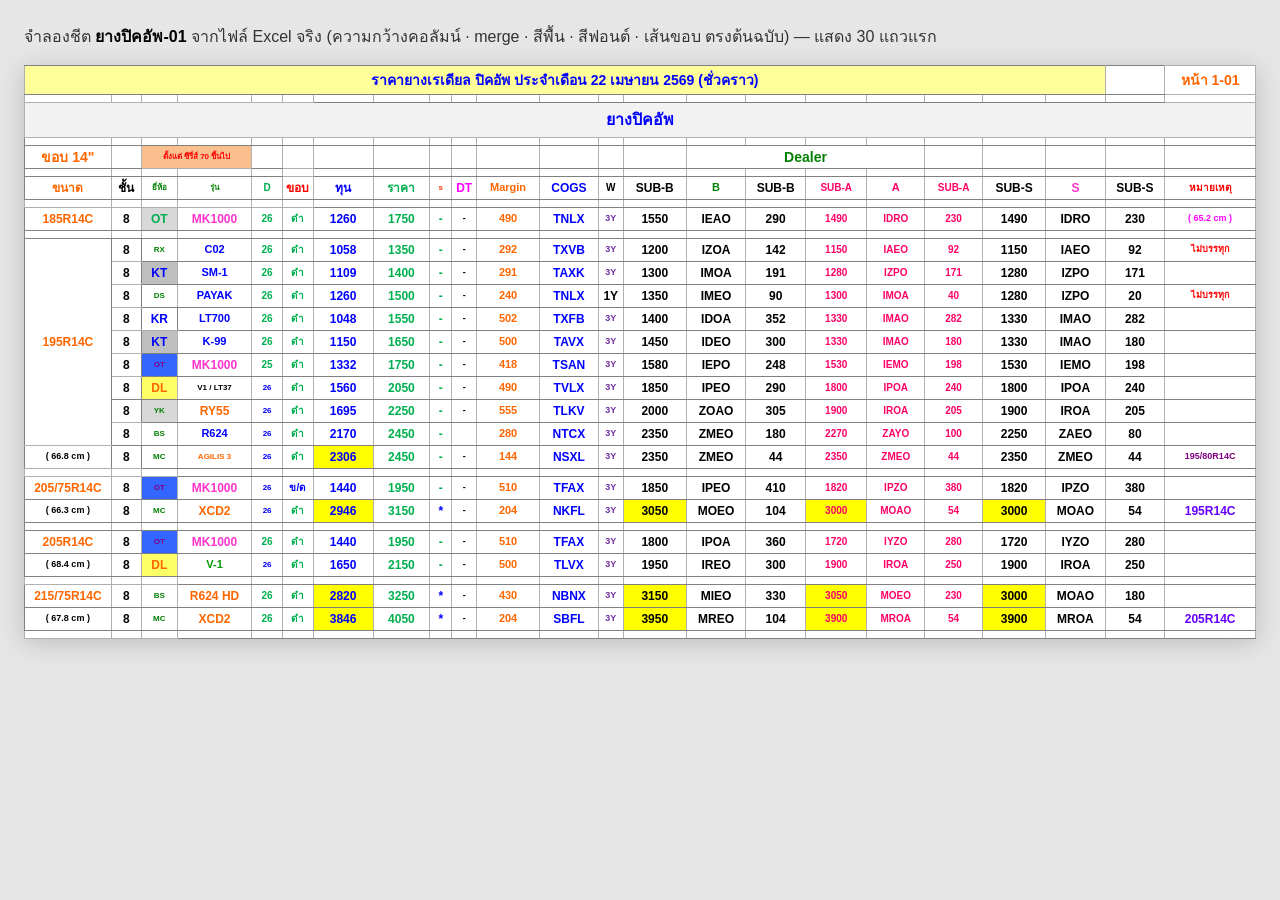
<file: Excel Recreation - Pickup01.html>
<!DOCTYPE html><html lang="th"><head><meta charset="UTF-8">
<title>ยางปิคอัพ-01 — Excel Faithful Recreation</title>
<style>
  body{margin:0;background:#e6e6e6;font-family:Arial,'Helvetica Neue',sans-serif;padding:24px;}
  .wrap{background:#fff;display:inline-block;box-shadow:0 4px 24px rgba(0,0,0,.18);}
  table{border-collapse:collapse;table-layout:fixed;}
  td{padding:0 3px;overflow:hidden;white-space:nowrap;line-height:1.05;color:#000;font-size:10px;}
  .caption{font-family:Arial;margin:0 0 16px;color:#333;}
  .caption b{color:#000;}
</style></head><body>
<div class="caption">จำลองชีต <b>ยางปิคอัพ-01</b> จากไฟล์ Excel จริง (ความกว้างคอลัมน์ · merge · สีพื้น · สีฟอนต์ · เส้นขอบ ตรงต้นฉบับ) — แสดง 30 แถวแรก</div>
<div class="wrap"><table><colgroup><col style="width:92px"><col style="width:33px"><col style="width:41px"><col style="width:82px"><col style="width:36px"><col style="width:31px"><col style="width:71px"><col style="width:66px"><col style="width:26px"><col style="width:26px"><col style="width:71px"><col style="width:66px"><col style="width:26px"><col style="width:71px"><col style="width:66px"><col style="width:66px"><col style="width:71px"><col style="width:66px"><col style="width:66px"><col style="width:71px"><col style="width:66px"><col style="width:66px"><col style="width:101px"></colgroup><tr style="height:29px"><td colspan="21" rowspan="1" style="background:#FFFF99;color:#0000FF;font-weight:700;font-size:14px;text-align:center;vertical-align:middle;border-left:1px solid #b0b0b0;border-right:1px solid #b0b0b0;border-top:1px solid #808080;border-bottom:1px solid #808080">ราคายางเรเดียล ปิคอัพ ประจำเดือน 22 เมษายน 2569 (ชั่วคราว)</td><td style="color:#FF0000;font-weight:700;font-size:14px;text-align:left;vertical-align:middle;border-left:1px solid #808080;border-right:1px solid #b0b0b0;border-top:1px solid #808080;border-bottom:1px solid #808080"></td><td style="color:#FF6600;font-weight:700;font-size:14px;text-align:center;vertical-align:middle;border-left:1px solid #b0b0b0;border-right:1px solid #b0b0b0;border-top:1px solid #b0b0b0;border-bottom:1px solid #b0b0b0">หน้า 1-01</td></tr>
<tr style="height:8px"><td style="color:#0000FF;font-weight:700;font-size:14px;text-align:center;vertical-align:middle;border-left:1px solid #b0b0b0;border-right:1px solid #b0b0b0;border-top:1px solid #b0b0b0;border-bottom:1px solid #b0b0b0"></td><td style="color:#0000FF;font-weight:700;font-size:14px;text-align:center;vertical-align:middle;border-left:1px solid #b0b0b0;border-right:1px solid #b0b0b0;border-top:1px solid #b0b0b0;border-bottom:1px solid #b0b0b0"></td><td style="color:#0000FF;font-weight:700;font-size:14px;text-align:center;vertical-align:middle;border-left:1px solid #b0b0b0;border-right:1px solid #b0b0b0;border-top:1px solid #b0b0b0;border-bottom:1px solid #b0b0b0"></td><td style="color:#0000FF;font-weight:700;font-size:14px;text-align:center;vertical-align:middle;border-left:1px solid #b0b0b0;border-right:1px solid #b0b0b0;border-top:1px solid #b0b0b0;border-bottom:1px solid #b0b0b0"></td><td style="color:#0000FF;font-weight:700;font-size:14px;text-align:center;vertical-align:middle;border-left:1px solid #b0b0b0;border-right:1px solid #b0b0b0;border-top:1px solid #b0b0b0;border-bottom:1px solid #b0b0b0"></td><td style="color:#0000FF;font-weight:700;font-size:14px;text-align:center;vertical-align:middle;border-left:1px solid #b0b0b0;border-right:1px solid #b0b0b0;border-top:1px solid #b0b0b0;border-bottom:1px solid #b0b0b0"></td><td style="color:#0000FF;font-weight:700;font-size:14px;text-align:center;vertical-align:middle;border-left:1px solid #808080;border-right:1px solid #b0b0b0;border-top:1px solid #808080;border-bottom:1px solid #808080"></td><td style="color:#0000FF;font-weight:700;font-size:14px;text-align:center;vertical-align:middle;border-left:1px solid #808080;border-right:1px solid #b0b0b0;border-top:1px solid #808080;border-bottom:1px solid #808080"></td><td style="color:#0000FF;font-weight:700;font-size:14px;text-align:center;vertical-align:middle;border-left:1px solid #808080;border-right:1px solid #b0b0b0;border-top:1px solid #808080;border-bottom:1px solid #808080"></td><td style="color:#0000FF;font-weight:700;font-size:14px;text-align:center;vertical-align:middle;border-left:1px solid #808080;border-right:1px solid #b0b0b0;border-top:1px solid #808080;border-bottom:1px solid #808080"></td><td style="color:#0000FF;font-weight:700;font-size:14px;text-align:center;vertical-align:middle;border-left:1px solid #808080;border-right:1px solid #b0b0b0;border-top:1px solid #808080;border-bottom:1px solid #808080"></td><td style="color:#0000FF;font-weight:700;font-size:14px;text-align:center;vertical-align:middle;border-left:1px solid #808080;border-right:1px solid #b0b0b0;border-top:1px solid #808080;border-bottom:1px solid #808080"></td><td style="color:#0000FF;font-weight:700;font-size:14px;text-align:center;vertical-align:middle;border-left:1px solid #808080;border-right:1px solid #b0b0b0;border-top:1px solid #808080;border-bottom:1px solid #808080"></td><td style="color:#0000FF;font-weight:700;font-size:18px;text-align:center;vertical-align:middle;border-left:1px solid #808080;border-right:1px solid #b0b0b0;border-top:1px solid #808080;border-bottom:1px solid #808080"></td><td style="color:#0000FF;font-weight:700;font-size:18px;text-align:center;vertical-align:middle;border-left:1px solid #808080;border-right:1px solid #b0b0b0;border-top:1px solid #808080;border-bottom:1px solid #808080"></td><td style="color:#0000FF;font-weight:700;font-size:18px;text-align:center;vertical-align:middle;border-left:1px solid #808080;border-right:1px solid #b0b0b0;border-top:1px solid #808080;border-bottom:1px solid #808080"></td><td style="color:#0000FF;font-weight:700;font-size:14px;text-align:center;vertical-align:middle;border-left:1px solid #808080;border-right:1px solid #b0b0b0;border-top:1px solid #808080;border-bottom:1px solid #808080"></td><td style="color:#0000FF;font-weight:700;font-size:14px;text-align:center;vertical-align:middle;border-left:1px solid #808080;border-right:1px solid #b0b0b0;border-top:1px solid #808080;border-bottom:1px solid #808080"></td><td style="color:#0000FF;font-weight:700;font-size:14px;text-align:center;vertical-align:middle;border-left:1px solid #808080;border-right:1px solid #b0b0b0;border-top:1px solid #808080;border-bottom:1px solid #808080"></td><td style="color:#0000FF;font-weight:700;font-size:14px;text-align:center;vertical-align:middle;border-left:1px solid #808080;border-right:1px solid #b0b0b0;border-top:1px solid #808080;border-bottom:1px solid #808080"></td><td style="color:#0000FF;font-weight:700;font-size:14px;text-align:center;vertical-align:middle;border-left:1px solid #808080;border-right:1px solid #b0b0b0;border-top:1px solid #808080;border-bottom:1px solid #808080"></td><td style="color:#FF0000;font-weight:700;font-size:14px;text-align:left;vertical-align:middle;border-left:1px solid #808080;border-right:1px solid #b0b0b0;border-top:1px solid #808080;border-bottom:1px solid #808080"></td><td style="color:#FF6600;font-weight:700;font-size:14px;text-align:center;vertical-align:middle;border-left:1px solid #b0b0b0;border-right:1px solid #b0b0b0;border-top:1px solid #b0b0b0;border-bottom:1px solid #b0b0b0"></td></tr>
<tr style="height:35px"><td colspan="23" rowspan="1" style="background:#F2F2F2;color:#0000FF;font-weight:700;font-size:16px;text-align:center;vertical-align:middle;border-left:1px solid #b0b0b0;border-right:1px solid #b0b0b0;border-top:1px solid #b0b0b0;border-bottom:1px solid #b0b0b0">ยางปิคอัพ</td></tr>
<tr style="height:8px"><td style="font-size:10px;text-align:center;vertical-align:middle;border-left:1px solid #808080;border-right:1px solid #b0b0b0;border-top:1px solid #808080;border-bottom:1px solid #808080"></td><td style="color:#FF6600;font-weight:700;font-size:10px;text-align:left;vertical-align:middle;border-left:1px solid #808080;border-right:1px solid #b0b0b0;border-top:1px solid #808080;border-bottom:1px solid #808080"></td><td style="color:#FF6600;font-weight:700;font-size:10px;text-align:left;vertical-align:middle;border-left:1px solid #808080;border-right:1px solid #b0b0b0;border-top:1px solid #808080;border-bottom:1px solid #808080"></td><td style="color:#FF6600;font-weight:700;font-size:10px;text-align:left;vertical-align:middle;border-left:1px solid #808080;border-right:1px solid #b0b0b0;border-top:1px solid #808080;border-bottom:1px solid #808080"></td><td style="color:#FF6600;font-weight:700;font-size:10px;text-align:left;vertical-align:middle;border-left:1px solid #808080;border-right:1px solid #b0b0b0;border-top:1px solid #808080;border-bottom:1px solid #808080"></td><td style="color:#FF6600;font-weight:700;font-size:10px;text-align:left;vertical-align:middle;border-left:1px solid #808080;border-right:1px solid #b0b0b0;border-top:1px solid #808080;border-bottom:1px solid #808080"></td><td style="color:#FF6600;font-weight:700;font-size:10px;text-align:left;vertical-align:middle;border-left:1px solid #808080;border-right:1px solid #b0b0b0;border-top:1px solid #808080;border-bottom:1px solid #808080"></td><td style="color:#FF6600;font-weight:700;font-size:10px;text-align:left;vertical-align:middle;border-left:1px solid #808080;border-right:1px solid #b0b0b0;border-top:1px solid #808080;border-bottom:1px solid #808080"></td><td style="color:#FF6600;font-weight:700;font-size:10px;text-align:left;vertical-align:middle;border-left:1px solid #808080;border-right:1px solid #b0b0b0;border-top:1px solid #808080;border-bottom:1px solid #808080"></td><td style="color:#FF6600;font-weight:700;font-size:10px;text-align:left;vertical-align:middle;border-left:1px solid #808080;border-right:1px solid #b0b0b0;border-top:1px solid #808080;border-bottom:1px solid #808080"></td><td style="color:#FF6600;font-weight:700;font-size:10px;text-align:left;vertical-align:middle;border-left:1px solid #808080;border-right:1px solid #b0b0b0;border-top:1px solid #808080;border-bottom:1px solid #808080"></td><td style="color:#FF6600;font-weight:700;font-size:10px;text-align:left;vertical-align:middle;border-left:1px solid #808080;border-right:1px solid #b0b0b0;border-top:1px solid #808080;border-bottom:1px solid #808080"></td><td style="color:#FF6600;font-weight:700;font-size:10px;text-align:left;vertical-align:middle;border-left:1px solid #808080;border-right:1px solid #b0b0b0;border-top:1px solid #808080;border-bottom:1px solid #808080"></td><td style="color:#FF6600;font-weight:700;font-size:10px;text-align:left;vertical-align:middle;border-left:1px solid #808080;border-right:1px solid #b0b0b0;border-top:1px solid #808080;border-bottom:1px solid #808080"></td><td style="color:#FF6600;font-weight:700;font-size:10px;text-align:left;vertical-align:middle;border-left:1px solid #808080;border-right:1px solid #b0b0b0;border-top:1px solid #808080;border-bottom:1px solid #808080"></td><td style="color:#FF6600;font-weight:700;font-size:10px;text-align:left;vertical-align:middle;border-left:1px solid #808080;border-right:1px solid #b0b0b0;border-top:1px solid #808080;border-bottom:1px solid #808080"></td><td style="color:#FF6600;font-weight:700;font-size:10px;text-align:left;vertical-align:middle;border-left:1px solid #808080;border-right:1px solid #b0b0b0;border-top:1px solid #808080;border-bottom:1px solid #808080"></td><td style="color:#FF6600;font-weight:700;font-size:10px;text-align:left;vertical-align:middle;border-left:1px solid #808080;border-right:1px solid #b0b0b0;border-top:1px solid #808080;border-bottom:1px solid #808080"></td><td style="color:#FF6600;font-weight:700;font-size:10px;text-align:left;vertical-align:middle;border-left:1px solid #808080;border-right:1px solid #b0b0b0;border-top:1px solid #808080;border-bottom:1px solid #808080"></td><td style="color:#FF6600;font-weight:700;font-size:10px;text-align:left;vertical-align:middle;border-left:1px solid #808080;border-right:1px solid #b0b0b0;border-top:1px solid #808080;border-bottom:1px solid #808080"></td><td style="color:#FF6600;font-weight:700;font-size:10px;text-align:left;vertical-align:middle;border-left:1px solid #808080;border-right:1px solid #b0b0b0;border-top:1px solid #808080;border-bottom:1px solid #808080"></td><td style="color:#FF6600;font-weight:700;font-size:10px;text-align:left;vertical-align:middle;border-left:1px solid #808080;border-right:1px solid #b0b0b0;border-top:1px solid #808080;border-bottom:1px solid #808080"></td><td style="color:#FF6600;font-weight:700;font-size:10px;text-align:left;vertical-align:middle;border-left:1px solid #808080;border-right:1px solid #b0b0b0;border-top:1px solid #808080;border-bottom:1px solid #808080"></td></tr>
<tr style="height:23px"><td style="color:#FF6600;font-weight:700;font-size:14px;text-align:center;vertical-align:middle;border-left:1px solid #808080;border-right:1px solid #b0b0b0;border-top:1px solid #808080;border-bottom:1px solid #808080">ขอบ 14"</td><td style="font-weight:700;font-size:10px;text-align:center;vertical-align:middle;border-left:1px solid #808080;border-right:1px solid #b0b0b0;border-top:1px solid #808080;border-bottom:1px solid #808080"></td><td colspan="2" rowspan="1" style="background:#FABF8F;color:#FF0000;font-weight:700;font-size:8px;text-align:center;vertical-align:middle;border-left:1px solid #b0b0b0;border-right:1px solid #b0b0b0;border-top:1px solid #b0b0b0;border-bottom:1px solid #b0b0b0">ตั้งแต่ ซีรี่ส์ 70 ขึ้นไป</td><td style="color:#0000FF;font-weight:700;font-size:10px;text-align:center;vertical-align:middle;border-left:1px solid #808080;border-right:1px solid #b0b0b0;border-top:1px solid #808080;border-bottom:1px solid #808080"></td><td style="color:#FF0000;font-weight:700;font-size:10px;text-align:center;vertical-align:middle;border-left:1px solid #b0b0b0;border-right:1px solid #b0b0b0;border-top:1px solid #b0b0b0;border-bottom:1px solid #b0b0b0"></td><td style="color:#FF00FF;font-weight:700;font-size:10px;text-align:center;vertical-align:middle;border-left:1px solid #808080;border-right:1px solid #b0b0b0;border-top:1px solid #808080;border-bottom:1px solid #808080"></td><td style="color:#FF0000;font-weight:700;font-size:10px;text-align:center;vertical-align:middle;border-left:1px solid #808080;border-right:1px solid #b0b0b0;border-top:1px solid #808080;border-bottom:1px solid #808080"></td><td style="color:#FF0000;font-weight:700;font-size:10px;text-align:center;vertical-align:middle;border-left:1px solid #808080;border-right:1px solid #b0b0b0;border-top:1px solid #808080;border-bottom:1px solid #808080"></td><td style="color:#FF0000;font-weight:700;font-size:10px;text-align:center;vertical-align:middle;border-left:1px solid #808080;border-right:1px solid #b0b0b0;border-top:1px solid #808080;border-bottom:1px solid #808080"></td><td style="color:#000000;font-weight:700;font-size:10px;text-align:center;vertical-align:middle;border-left:1px solid #808080;border-right:1px solid #b0b0b0;border-top:1px solid #808080;border-bottom:1px solid #808080"></td><td style="color:#FF00FF;font-weight:700;font-size:10px;text-align:center;vertical-align:middle;border-left:1px solid #808080;border-right:1px solid #b0b0b0;border-top:1px solid #808080;border-bottom:1px solid #808080"></td><td style="color:#FF9900;font-weight:700;font-size:14px;text-align:center;vertical-align:middle;border-left:1px solid #808080;border-right:1px solid #b0b0b0;border-top:1px solid #808080;border-bottom:1px solid #808080"></td><td style="font-weight:700;font-size:10px;text-align:center;vertical-align:middle;border-left:1px solid #808080;border-right:1px solid #b0b0b0;border-top:1px solid #808080;border-bottom:1px solid #808080"></td><td colspan="4" rowspan="1" style="color:#008000;font-weight:700;font-size:14px;text-align:center;vertical-align:middle;border-left:1px solid #b0b0b0;border-right:1px solid #b0b0b0;border-top:1px solid #808080;border-bottom:1px solid #808080">Dealer</td><td style="color:#000000;font-weight:700;font-size:8px;text-align:center;vertical-align:middle;border-left:1px solid #808080;border-right:1px solid #b0b0b0;border-top:1px solid #808080;border-bottom:1px solid #808080"></td><td style="color:#FF0000;font-weight:700;font-size:14px;text-align:center;vertical-align:middle;border-left:1px solid #808080;border-right:1px solid #b0b0b0;border-top:1px solid #808080;border-bottom:1px solid #808080"></td><td style="color:#FF0000;font-weight:700;font-size:14px;text-align:center;vertical-align:middle;border-left:1px solid #808080;border-right:1px solid #b0b0b0;border-top:1px solid #808080;border-bottom:1px solid #808080"></td><td style="color:#FF0000;font-weight:700;font-size:14px;text-align:center;vertical-align:middle;border-left:1px solid #808080;border-right:1px solid #b0b0b0;border-top:1px solid #808080;border-bottom:1px solid #808080"></td><td style="color:#FF9900;font-weight:700;font-size:14px;text-align:center;vertical-align:middle;border-left:1px solid #808080;border-right:1px solid #b0b0b0;border-top:1px solid #808080;border-bottom:1px solid #808080"></td></tr>
<tr style="height:8px"><td style="color:#FF0000;font-weight:700;font-size:8px;text-align:center;vertical-align:middle;border-left:1px solid #808080;border-right:1px solid #b0b0b0;border-top:1px solid #808080;border-bottom:1px solid #808080"></td><td style="font-weight:700;font-size:10px;text-align:center;vertical-align:middle;border-left:1px solid #808080;border-right:1px solid #b0b0b0;border-top:1px solid #808080;border-bottom:1px solid #808080"></td><td style="color:#FF9900;font-weight:700;font-size:14px;text-align:center;vertical-align:middle;border-left:1px solid #808080;border-right:1px solid #b0b0b0;border-top:1px solid #808080;border-bottom:1px solid #808080"></td><td style="color:#FF9900;font-weight:700;font-size:14px;text-align:center;vertical-align:middle;border-left:1px solid #808080;border-right:1px solid #b0b0b0;border-top:1px solid #808080;border-bottom:1px solid #808080"></td><td style="color:#00B050;font-weight:700;font-size:10px;text-align:center;vertical-align:middle;border-left:1px solid #808080;border-right:1px solid #b0b0b0;border-top:1px solid #808080;border-bottom:1px solid #808080"></td><td style="color:#FF0000;font-weight:700;font-size:10px;text-align:center;vertical-align:middle;border-left:1px solid #b0b0b0;border-right:1px solid #b0b0b0;border-top:1px solid #b0b0b0;border-bottom:1px solid #b0b0b0"></td><td style="color:#FF00FF;font-weight:700;font-size:10px;text-align:center;vertical-align:middle;border-left:1px solid #808080;border-right:1px solid #b0b0b0;border-top:1px solid #808080;border-bottom:1px solid #808080"></td><td style="color:#FF0000;font-weight:700;font-size:10px;text-align:center;vertical-align:middle;border-left:1px solid #808080;border-right:1px solid #b0b0b0;border-top:1px solid #808080;border-bottom:1px solid #808080"></td><td style="color:#FF0000;font-weight:700;font-size:10px;text-align:center;vertical-align:middle;border-left:1px solid #808080;border-right:1px solid #b0b0b0;border-top:1px solid #808080;border-bottom:1px solid #808080"></td><td style="color:#FF0000;font-weight:700;font-size:10px;text-align:center;vertical-align:middle;border-left:1px solid #808080;border-right:1px solid #b0b0b0;border-top:1px solid #808080;border-bottom:1px solid #808080"></td><td style="color:#000000;font-weight:700;font-size:10px;text-align:center;vertical-align:middle;border-left:1px solid #808080;border-right:1px solid #b0b0b0;border-top:1px solid #808080;border-bottom:1px solid #808080"></td><td style="color:#FF0000;font-weight:700;font-size:10px;text-align:center;vertical-align:middle;border-left:1px solid #808080;border-right:1px solid #b0b0b0;border-top:1px solid #808080;border-bottom:1px solid #808080"></td><td style="color:#FF9900;font-weight:700;font-size:14px;text-align:center;vertical-align:middle;border-left:1px solid #808080;border-right:1px solid #b0b0b0;border-top:1px solid #808080;border-bottom:1px solid #808080"></td><td style="font-weight:700;font-size:10px;text-align:center;vertical-align:middle;border-left:1px solid #808080;border-right:1px solid #b0b0b0;border-top:1px solid #808080;border-bottom:1px solid #808080"></td><td style="font-weight:700;font-size:10px;text-align:center;vertical-align:middle;border-left:1px solid #808080;border-right:1px solid #b0b0b0;border-top:1px solid #808080;border-bottom:1px solid #808080"></td><td style="font-weight:700;font-size:10px;text-align:center;vertical-align:middle;border-left:1px solid #808080;border-right:1px solid #b0b0b0;border-top:1px solid #808080;border-bottom:1px solid #808080"></td><td style="color:#008000;font-weight:700;font-size:12px;text-align:center;vertical-align:middle;border-left:1px solid #808080;border-right:1px solid #b0b0b0;border-top:1px solid #808080;border-bottom:1px solid #808080"></td><td style="color:#FF0066;font-weight:700;font-size:10px;text-align:center;vertical-align:middle;border-left:1px solid #808080;border-right:1px solid #b0b0b0;border-top:1px solid #808080;border-bottom:1px solid #808080"></td><td style="color:#FF0066;font-weight:700;font-size:10px;text-align:center;vertical-align:middle;border-left:1px solid #808080;border-right:1px solid #b0b0b0;border-top:1px solid #808080;border-bottom:1px solid #808080"></td><td style="color:#FF0066;font-weight:700;font-size:12px;text-align:center;vertical-align:middle;border-left:1px solid #808080;border-right:1px solid #b0b0b0;border-top:1px solid #808080;border-bottom:1px solid #808080"></td><td style="font-weight:700;font-size:12px;text-align:center;vertical-align:middle;border-left:1px solid #808080;border-right:1px solid #b0b0b0;border-top:1px solid #808080;border-bottom:1px solid #808080"></td><td style="font-weight:700;font-size:12px;text-align:center;vertical-align:middle;border-left:1px solid #808080;border-right:1px solid #b0b0b0;border-top:1px solid #808080;border-bottom:1px solid #808080"></td><td style="color:#FF9900;font-weight:700;font-size:14px;text-align:center;vertical-align:middle;border-left:1px solid #808080;border-right:1px solid #b0b0b0;border-top:1px solid #808080;border-bottom:1px solid #808080"></td></tr>
<tr style="height:23px"><td style="color:#FF6600;font-weight:700;font-size:12px;text-align:center;vertical-align:middle;border-left:1px solid #808080;border-right:1px solid #b0b0b0;border-top:1px solid #808080;border-bottom:1px solid #808080">ขนาด</td><td style="color:#000000;font-weight:700;font-size:12px;text-align:center;vertical-align:middle;border-left:1px solid #808080;border-right:1px solid #b0b0b0;border-top:1px solid #808080;border-bottom:1px solid #808080">ชั้น</td><td style="color:#008000;font-weight:700;font-size:8px;text-align:center;vertical-align:middle;border-left:1px solid #808080;border-right:1px solid #b0b0b0;border-top:1px solid #808080;border-bottom:1px solid #808080">ยี่ห้อ</td><td style="color:#008000;font-weight:700;font-size:8px;text-align:center;vertical-align:middle;border-left:1px solid #808080;border-right:1px solid #b0b0b0;border-top:1px solid #808080;border-bottom:1px solid #808080">รุ่น</td><td style="color:#00B050;font-weight:700;font-size:10px;text-align:center;vertical-align:middle;border-left:1px solid #808080;border-right:1px solid #b0b0b0;border-top:1px solid #808080;border-bottom:1px solid #808080">D</td><td style="color:#FF0000;font-weight:700;font-size:12px;text-align:center;vertical-align:middle;border-left:1px solid #808080;border-right:1px solid #b0b0b0;border-top:1px solid #808080;border-bottom:1px solid #808080">ขอบ</td><td style="color:#0000FF;font-weight:700;font-size:12px;text-align:center;vertical-align:middle;border-left:1px solid #808080;border-right:1px solid #b0b0b0;border-top:1px solid #808080;border-bottom:1px solid #808080">ทุน</td><td style="color:#00B050;font-weight:700;font-size:12px;text-align:center;vertical-align:middle;border-left:1px solid #808080;border-right:1px solid #b0b0b0;border-top:1px solid #808080;border-bottom:1px solid #808080">ราคา</td><td style="color:#FF3300;font-weight:700;font-size:8px;text-align:center;vertical-align:middle;border-left:1px solid #808080;border-right:1px solid #b0b0b0;border-top:1px solid #808080;border-bottom:1px solid #808080">s</td><td style="color:#FF00FF;font-weight:700;font-size:12px;text-align:center;vertical-align:middle;border-left:1px solid #808080;border-right:1px solid #b0b0b0;border-top:1px solid #808080;border-bottom:1px solid #808080">DT</td><td style="color:#FF6600;font-weight:700;font-size:11px;text-align:center;vertical-align:middle;border-left:1px solid #808080;border-right:1px solid #b0b0b0;border-top:1px solid #808080;border-bottom:1px solid #808080">Margin</td><td style="color:#0000FF;font-weight:700;font-size:12px;text-align:center;vertical-align:middle;border-left:1px solid #808080;border-right:1px solid #b0b0b0;border-top:1px solid #808080;border-bottom:1px solid #808080">COGS</td><td style="color:#000000;font-weight:700;font-size:10px;text-align:center;vertical-align:middle;border-left:1px solid #808080;border-right:1px solid #b0b0b0;border-top:1px solid #808080;border-bottom:1px solid #808080">W</td><td style="color:#000000;font-weight:700;font-size:12px;text-align:center;vertical-align:middle;border-left:1px solid #808080;border-right:1px solid #b0b0b0;border-top:1px solid #808080;border-bottom:1px solid #808080">SUB-B</td><td style="color:#008000;font-weight:700;font-size:11px;text-align:center;vertical-align:middle;border-left:1px solid #808080;border-right:1px solid #b0b0b0;border-top:1px solid #808080;border-bottom:1px solid #808080">B</td><td style="color:#000000;font-weight:700;font-size:12px;text-align:center;vertical-align:middle;border-left:1px solid #808080;border-right:1px solid #b0b0b0;border-top:1px solid #808080;border-bottom:1px solid #808080">SUB-B</td><td style="color:#FF0066;font-weight:700;font-size:10px;text-align:center;vertical-align:middle;border-left:1px solid #808080;border-right:1px solid #b0b0b0;border-top:1px solid #808080;border-bottom:1px solid #808080">SUB-A</td><td style="color:#FF0066;font-weight:700;font-size:11px;text-align:center;vertical-align:middle;border-left:1px solid #808080;border-right:1px solid #b0b0b0;border-top:1px solid #808080;border-bottom:1px solid #808080">A</td><td style="color:#FF0066;font-weight:700;font-size:10px;text-align:center;vertical-align:middle;border-left:1px solid #808080;border-right:1px solid #b0b0b0;border-top:1px solid #808080;border-bottom:1px solid #808080">SUB-A</td><td style="font-weight:700;font-size:12px;text-align:center;vertical-align:middle;border-left:1px solid #808080;border-right:1px solid #b0b0b0;border-top:1px solid #808080;border-bottom:1px solid #808080">SUB-S</td><td style="color:#FF33CC;font-weight:700;font-size:12px;text-align:center;vertical-align:middle;border-left:1px solid #808080;border-right:1px solid #b0b0b0;border-top:1px solid #808080;border-bottom:1px solid #808080">S</td><td style="font-weight:700;font-size:12px;text-align:center;vertical-align:middle;border-left:1px solid #808080;border-right:1px solid #b0b0b0;border-top:1px solid #808080;border-bottom:1px solid #808080">SUB-S</td><td style="color:#FF0000;font-weight:700;font-size:10px;text-align:center;vertical-align:middle;border-left:1px solid #808080;border-right:1px solid #b0b0b0;border-top:1px solid #808080;border-bottom:1px solid #808080">หมายเหตุ</td></tr>
<tr style="height:8px"><td style="color:#FF6600;font-weight:700;font-size:12px;text-align:center;vertical-align:middle;border-left:1px solid #b0b0b0;border-right:1px solid #b0b0b0;border-top:1px solid #b0b0b0;border-bottom:1px solid #b0b0b0"></td><td style="color:#000000;font-weight:700;font-size:12px;text-align:center;vertical-align:middle;border-left:1px solid #b0b0b0;border-right:1px solid #b0b0b0;border-top:1px solid #b0b0b0;border-bottom:1px solid #b0b0b0"></td><td style="color:#008000;font-weight:700;font-size:8px;text-align:center;vertical-align:middle;border-left:1px solid #b0b0b0;border-right:1px solid #b0b0b0;border-top:1px solid #b0b0b0;border-bottom:1px solid #b0b0b0"></td><td style="color:#008000;font-weight:700;font-size:8px;text-align:center;vertical-align:middle;border-left:1px solid #b0b0b0;border-right:1px solid #b0b0b0;border-top:1px solid #b0b0b0;border-bottom:1px solid #b0b0b0"></td><td style="color:#00B050;font-weight:700;font-size:10px;text-align:center;vertical-align:middle;border-left:1px solid #b0b0b0;border-right:1px solid #b0b0b0;border-top:1px solid #b0b0b0;border-bottom:1px solid #b0b0b0"></td><td style="color:#00B050;font-weight:700;font-size:12px;text-align:center;vertical-align:middle;border-left:1px solid #b0b0b0;border-right:1px solid #b0b0b0;border-top:1px solid #b0b0b0;border-bottom:1px solid #b0b0b0"></td><td style="color:#0000FF;font-weight:700;font-size:12px;text-align:center;vertical-align:middle;border-left:1px solid #808080;border-right:1px solid #b0b0b0;border-top:1px solid #808080;border-bottom:1px solid #808080"></td><td style="color:#00B050;font-weight:700;font-size:12px;text-align:center;vertical-align:middle;border-left:1px solid #808080;border-right:1px solid #b0b0b0;border-top:1px solid #808080;border-bottom:1px solid #808080"></td><td style="color:#00B050;font-weight:700;font-size:12px;text-align:center;vertical-align:middle;border-left:1px solid #808080;border-right:1px solid #b0b0b0;border-top:1px solid #808080;border-bottom:1px solid #808080"></td><td style="color:#00B050;font-weight:700;font-size:12px;text-align:center;vertical-align:middle;border-left:1px solid #808080;border-right:1px solid #b0b0b0;border-top:1px solid #808080;border-bottom:1px solid #808080"></td><td style="color:#FF6600;font-weight:700;font-size:11px;text-align:center;vertical-align:middle;border-left:1px solid #808080;border-right:1px solid #b0b0b0;border-top:1px solid #808080;border-bottom:1px solid #808080"></td><td style="color:#0000FF;font-weight:700;font-size:12px;text-align:center;vertical-align:middle;border-left:1px solid #808080;border-right:1px solid #b0b0b0;border-top:1px solid #808080;border-bottom:1px solid #808080"></td><td style="color:#FF9900;font-weight:700;font-size:14px;text-align:center;vertical-align:middle;border-left:1px solid #808080;border-right:1px solid #b0b0b0;border-top:1px solid #808080;border-bottom:1px solid #808080"></td><td style="color:#000000;font-weight:700;font-size:12px;text-align:center;vertical-align:middle;border-left:1px solid #808080;border-right:1px solid #b0b0b0;border-top:1px solid #808080;border-bottom:1px solid #808080"></td><td style="color:#000000;font-weight:700;font-size:12px;text-align:center;vertical-align:middle;border-left:1px solid #808080;border-right:1px solid #b0b0b0;border-top:1px solid #808080;border-bottom:1px solid #808080"></td><td style="color:#000000;font-weight:700;font-size:12px;text-align:center;vertical-align:middle;border-left:1px solid #808080;border-right:1px solid #b0b0b0;border-top:1px solid #808080;border-bottom:1px solid #808080"></td><td style="color:#FF0066;font-weight:700;font-size:10px;text-align:center;vertical-align:middle;border-left:1px solid #808080;border-right:1px solid #b0b0b0;border-top:1px solid #808080;border-bottom:1px solid #808080"></td><td style="color:#FF0066;font-weight:700;font-size:10px;text-align:center;vertical-align:middle;border-left:1px solid #808080;border-right:1px solid #b0b0b0;border-top:1px solid #808080;border-bottom:1px solid #808080"></td><td style="color:#FF0066;font-weight:700;font-size:10px;text-align:center;vertical-align:middle;border-left:1px solid #808080;border-right:1px solid #b0b0b0;border-top:1px solid #808080;border-bottom:1px solid #808080"></td><td style="font-weight:700;font-size:12px;text-align:center;vertical-align:middle;border-left:1px solid #808080;border-right:1px solid #b0b0b0;border-top:1px solid #808080;border-bottom:1px solid #808080"></td><td style="font-weight:700;font-size:12px;text-align:center;vertical-align:middle;border-left:1px solid #808080;border-right:1px solid #b0b0b0;border-top:1px solid #808080;border-bottom:1px solid #808080"></td><td style="font-weight:700;font-size:12px;text-align:center;vertical-align:middle;border-left:1px solid #808080;border-right:1px solid #b0b0b0;border-top:1px solid #808080;border-bottom:1px solid #808080"></td><td style="color:#00B050;font-weight:700;font-size:10px;text-align:center;vertical-align:middle;border-left:1px solid #808080;border-right:1px solid #b0b0b0;border-top:1px solid #808080;border-bottom:1px solid #808080"></td></tr>
<tr style="height:23px"><td style="color:#FF6600;font-weight:700;font-size:12px;text-align:center;vertical-align:middle;border-left:1px solid #808080;border-right:1px solid #b0b0b0;border-top:1px solid #808080;border-bottom:1px solid #808080">185R14C</td><td style="color:#000000;font-weight:700;font-size:12px;text-align:center;vertical-align:middle;border-left:1px solid #808080;border-right:1px solid #b0b0b0;border-top:1px solid #808080;border-bottom:1px solid #808080">8</td><td style="background:#D8D8D8;color:#00B050;font-weight:700;font-size:12px;text-align:center;vertical-align:middle;border-left:1px solid #808080;border-right:1px solid #b0b0b0;border-top:1px solid #808080;border-bottom:1px solid #808080">OT</td><td style="color:#FF33CC;font-weight:700;font-size:12px;text-align:center;vertical-align:middle;border-left:1px solid #808080;border-right:1px solid #b0b0b0;border-top:1px solid #808080;border-bottom:1px solid #808080">MK1000</td><td style="color:#00B050;font-weight:700;font-size:10px;text-align:center;vertical-align:middle;border-left:1px solid #808080;border-right:1px solid #b0b0b0;border-top:1px solid #808080;border-bottom:1px solid #808080">26</td><td style="color:#00B050;font-weight:700;font-size:10px;text-align:center;vertical-align:middle;border-left:1px solid #808080;border-right:1px solid #b0b0b0;border-top:1px solid #808080;border-bottom:1px solid #808080">ดำ</td><td style="color:#0000FF;font-weight:700;font-size:12px;text-align:center;vertical-align:middle;border-left:1px solid #808080;border-right:1px solid #b0b0b0;border-top:1px solid #808080;border-bottom:1px solid #808080">1260</td><td style="color:#00B050;font-weight:700;font-size:12px;text-align:center;vertical-align:middle;border-left:1px solid #808080;border-right:1px solid #b0b0b0;border-top:1px solid #808080;border-bottom:1px solid #808080">1750</td><td style="color:#00B050;font-weight:700;font-size:12px;text-align:center;vertical-align:middle;border-left:1px solid #808080;border-right:1px solid #b0b0b0;border-top:1px solid #808080;border-bottom:1px solid #808080">-</td><td style="color:#000000;font-weight:700;font-size:9px;text-align:center;vertical-align:middle;border-left:1px solid #808080;border-right:1px solid #b0b0b0;border-top:1px solid #808080;border-bottom:1px solid #808080">-</td><td style="color:#FF6600;font-weight:700;font-size:11px;text-align:center;vertical-align:middle;border-left:1px solid #808080;border-right:1px solid #b0b0b0;border-top:1px solid #808080;border-bottom:1px solid #808080">490</td><td style="color:#0000FF;font-weight:700;font-size:12px;text-align:center;vertical-align:middle;border-left:1px solid #808080;border-right:1px solid #b0b0b0;border-top:1px solid #808080;border-bottom:1px solid #808080">TNLX</td><td style="color:#7030A0;font-weight:700;font-size:9px;text-align:center;vertical-align:middle;border-left:1px solid #808080;border-right:1px solid #b0b0b0;border-top:1px solid #808080;border-bottom:1px solid #808080">3Y</td><td style="color:#000000;font-weight:700;font-size:12px;text-align:center;vertical-align:middle;border-left:1px solid #808080;border-right:1px solid #b0b0b0;border-top:1px solid #808080;border-bottom:1px solid #808080">1550</td><td style="color:#000000;font-weight:700;font-size:12px;text-align:center;vertical-align:middle;border-left:1px solid #808080;border-right:1px solid #b0b0b0;border-top:1px solid #808080;border-bottom:1px solid #808080">IEAO</td><td style="color:#000000;font-weight:700;font-size:12px;text-align:center;vertical-align:middle;border-left:1px solid #808080;border-right:1px solid #b0b0b0;border-top:1px solid #808080;border-bottom:1px solid #808080">290</td><td style="color:#FF0066;font-weight:700;font-size:10px;text-align:center;vertical-align:middle;border-left:1px solid #808080;border-right:1px solid #b0b0b0;border-top:1px solid #808080;border-bottom:1px solid #808080">1490</td><td style="color:#FF0066;font-weight:700;font-size:10px;text-align:center;vertical-align:middle;border-left:1px solid #808080;border-right:1px solid #b0b0b0;border-top:1px solid #808080;border-bottom:1px solid #808080">IDRO</td><td style="color:#FF0066;font-weight:700;font-size:10px;text-align:center;vertical-align:middle;border-left:1px solid #808080;border-right:1px solid #b0b0b0;border-top:1px solid #808080;border-bottom:1px solid #808080">230</td><td style="font-weight:700;font-size:12px;text-align:center;vertical-align:middle;border-left:1px solid #808080;border-right:1px solid #b0b0b0;border-top:1px solid #808080;border-bottom:1px solid #808080">1490</td><td style="font-weight:700;font-size:12px;text-align:center;vertical-align:middle;border-left:1px solid #808080;border-right:1px solid #b0b0b0;border-top:1px solid #808080;border-bottom:1px solid #808080">IDRO</td><td style="font-weight:700;font-size:12px;text-align:center;vertical-align:middle;border-left:1px solid #808080;border-right:1px solid #b0b0b0;border-top:1px solid #808080;border-bottom:1px solid #808080">230</td><td style="color:#FF00FF;font-weight:700;font-size:9px;text-align:center;vertical-align:middle;border-left:1px solid #808080;border-right:1px solid #b0b0b0;border-top:1px solid #808080;border-bottom:1px solid #808080">( 65.2 cm )</td></tr>
<tr style="height:8px"><td style="color:#FF6600;font-weight:700;font-size:12px;text-align:center;vertical-align:middle;border-left:1px solid #808080;border-right:1px solid #b0b0b0;border-top:1px solid #808080;border-bottom:1px solid #808080"></td><td style="color:#000000;font-weight:700;font-size:12px;text-align:center;vertical-align:middle;border-left:1px solid #808080;border-right:1px solid #b0b0b0;border-top:1px solid #808080;border-bottom:1px solid #808080"></td><td style="color:#008000;font-weight:700;font-size:8px;text-align:center;vertical-align:middle;border-left:1px solid #808080;border-right:1px solid #b0b0b0;border-top:1px solid #808080;border-bottom:1px solid #808080"></td><td style="color:#008000;font-weight:700;font-size:8px;text-align:center;vertical-align:middle;border-left:1px solid #808080;border-right:1px solid #b0b0b0;border-top:1px solid #808080;border-bottom:1px solid #808080"></td><td style="color:#00B050;font-weight:700;font-size:10px;text-align:center;vertical-align:middle;border-left:1px solid #808080;border-right:1px solid #b0b0b0;border-top:1px solid #808080;border-bottom:1px solid #808080"></td><td style="color:#FF0000;font-weight:700;font-size:12px;text-align:center;vertical-align:middle;border-left:1px solid #808080;border-right:1px solid #b0b0b0;border-top:1px solid #808080;border-bottom:1px solid #808080"></td><td style="color:#0000FF;font-weight:700;font-size:12px;text-align:center;vertical-align:middle;border-left:1px solid #808080;border-right:1px solid #b0b0b0;border-top:1px solid #808080;border-bottom:1px solid #808080"></td><td style="color:#00B050;font-weight:700;font-size:12px;text-align:center;vertical-align:middle;border-left:1px solid #808080;border-right:1px solid #b0b0b0;border-top:1px solid #808080;border-bottom:1px solid #808080"></td><td style="color:#FF3300;font-weight:700;font-size:8px;text-align:center;vertical-align:middle;border-left:1px solid #808080;border-right:1px solid #b0b0b0;border-top:1px solid #808080;border-bottom:1px solid #808080"></td><td style="color:#FF3300;font-weight:700;font-size:8px;text-align:center;vertical-align:middle;border-left:1px solid #808080;border-right:1px solid #b0b0b0;border-top:1px solid #808080;border-bottom:1px solid #808080"></td><td style="color:#FF6600;font-weight:700;font-size:11px;text-align:center;vertical-align:middle;border-left:1px solid #808080;border-right:1px solid #b0b0b0;border-top:1px solid #808080;border-bottom:1px solid #808080"></td><td style="color:#0000FF;font-weight:700;font-size:12px;text-align:center;vertical-align:middle;border-left:1px solid #808080;border-right:1px solid #b0b0b0;border-top:1px solid #808080;border-bottom:1px solid #808080"></td><td style="font-weight:700;font-size:11px;text-align:center;vertical-align:middle;border-left:1px solid #808080;border-right:1px solid #b0b0b0;border-top:1px solid #808080;border-bottom:1px solid #808080"></td><td style="color:#000000;font-weight:700;font-size:12px;text-align:center;vertical-align:middle;border-left:1px solid #808080;border-right:1px solid #b0b0b0;border-top:1px solid #808080;border-bottom:1px solid #808080"></td><td style="color:#000000;font-weight:700;font-size:12px;text-align:center;vertical-align:middle;border-left:1px solid #808080;border-right:1px solid #b0b0b0;border-top:1px solid #808080;border-bottom:1px solid #808080"></td><td style="color:#000000;font-weight:700;font-size:12px;text-align:center;vertical-align:middle;border-left:1px solid #808080;border-right:1px solid #b0b0b0;border-top:1px solid #808080;border-bottom:1px solid #808080"></td><td style="color:#FF0066;font-weight:700;font-size:10px;text-align:center;vertical-align:middle;border-left:1px solid #808080;border-right:1px solid #b0b0b0;border-top:1px solid #808080;border-bottom:1px solid #808080"></td><td style="color:#FF0066;font-weight:700;font-size:10px;text-align:center;vertical-align:middle;border-left:1px solid #808080;border-right:1px solid #b0b0b0;border-top:1px solid #808080;border-bottom:1px solid #808080"></td><td style="color:#FF0066;font-weight:700;font-size:10px;text-align:center;vertical-align:middle;border-left:1px solid #808080;border-right:1px solid #b0b0b0;border-top:1px solid #808080;border-bottom:1px solid #808080"></td><td style="font-weight:700;font-size:12px;text-align:center;vertical-align:middle;border-left:1px solid #808080;border-right:1px solid #b0b0b0;border-top:1px solid #808080;border-bottom:1px solid #808080"></td><td style="font-weight:700;font-size:12px;text-align:center;vertical-align:middle;border-left:1px solid #808080;border-right:1px solid #b0b0b0;border-top:1px solid #808080;border-bottom:1px solid #808080"></td><td style="font-weight:700;font-size:12px;text-align:center;vertical-align:middle;border-left:1px solid #808080;border-right:1px solid #b0b0b0;border-top:1px solid #808080;border-bottom:1px solid #808080"></td><td style="color:#FF0000;font-weight:700;font-size:10px;text-align:center;vertical-align:middle;border-left:1px solid #808080;border-right:1px solid #b0b0b0;border-top:1px solid #808080;border-bottom:1px solid #808080"></td></tr>
<tr style="height:23px"><td colspan="1" rowspan="9" style="color:#FF6600;font-weight:700;font-size:12px;text-align:center;vertical-align:middle;border-left:1px solid #808080;border-right:1px solid #808080;border-top:1px solid #b0b0b0;border-bottom:1px solid #b0b0b0">195R14C</td><td style="color:#000000;font-weight:700;font-size:12px;text-align:center;vertical-align:middle;border-left:1px solid #808080;border-right:1px solid #808080;border-top:1px solid #808080;border-bottom:1px solid #b0b0b0">8</td><td style="color:#008000;font-weight:700;font-size:8px;text-align:center;vertical-align:middle;border-left:1px solid #808080;border-right:1px solid #b0b0b0;border-top:1px solid #808080;border-bottom:1px solid #808080">RX</td><td style="color:#0000FF;font-weight:700;font-size:11px;text-align:center;vertical-align:middle;border-left:1px solid #808080;border-right:1px solid #b0b0b0;border-top:1px solid #808080;border-bottom:1px solid #808080">C02</td><td style="color:#00B050;font-weight:700;font-size:10px;text-align:center;vertical-align:middle;border-left:1px solid #808080;border-right:1px solid #b0b0b0;border-top:1px solid #808080;border-bottom:1px solid #808080">26</td><td style="color:#00B050;font-weight:700;font-size:10px;text-align:center;vertical-align:middle;border-left:1px solid #808080;border-right:1px solid #b0b0b0;border-top:1px solid #808080;border-bottom:1px solid #808080">ดำ</td><td style="color:#0000FF;font-weight:700;font-size:12px;text-align:center;vertical-align:middle;border-left:1px solid #808080;border-right:1px solid #b0b0b0;border-top:1px solid #808080;border-bottom:1px solid #808080">1058</td><td style="color:#00B050;font-weight:700;font-size:12px;text-align:center;vertical-align:middle;border-left:1px solid #808080;border-right:1px solid #b0b0b0;border-top:1px solid #808080;border-bottom:1px solid #808080">1350</td><td style="color:#00B050;font-weight:700;font-size:12px;text-align:center;vertical-align:middle;border-left:1px solid #808080;border-right:1px solid #b0b0b0;border-top:1px solid #808080;border-bottom:1px solid #808080">-</td><td style="color:#000000;font-weight:700;font-size:9px;text-align:center;vertical-align:middle;border-left:1px solid #808080;border-right:1px solid #b0b0b0;border-top:1px solid #808080;border-bottom:1px solid #808080">-</td><td style="color:#FF6600;font-weight:700;font-size:11px;text-align:center;vertical-align:middle;border-left:1px solid #808080;border-right:1px solid #b0b0b0;border-top:1px solid #808080;border-bottom:1px solid #808080">292</td><td style="color:#0000FF;font-weight:700;font-size:12px;text-align:center;vertical-align:middle;border-left:1px solid #808080;border-right:1px solid #b0b0b0;border-top:1px solid #808080;border-bottom:1px solid #808080">TXVB</td><td style="color:#7030A0;font-weight:700;font-size:9px;text-align:center;vertical-align:middle;border-left:1px solid #808080;border-right:1px solid #b0b0b0;border-top:1px solid #808080;border-bottom:1px solid #808080">3Y</td><td style="color:#000000;font-weight:700;font-size:12px;text-align:center;vertical-align:middle;border-left:1px solid #808080;border-right:1px solid #b0b0b0;border-top:1px solid #808080;border-bottom:1px solid #808080">1200</td><td style="color:#000000;font-weight:700;font-size:12px;text-align:center;vertical-align:middle;border-left:1px solid #808080;border-right:1px solid #b0b0b0;border-top:1px solid #808080;border-bottom:1px solid #808080">IZOA</td><td style="color:#000000;font-weight:700;font-size:12px;text-align:center;vertical-align:middle;border-left:1px solid #808080;border-right:1px solid #b0b0b0;border-top:1px solid #808080;border-bottom:1px solid #808080">142</td><td style="color:#FF0066;font-weight:700;font-size:10px;text-align:center;vertical-align:middle;border-left:1px solid #808080;border-right:1px solid #b0b0b0;border-top:1px solid #808080;border-bottom:1px solid #808080">1150</td><td style="color:#FF0066;font-weight:700;font-size:10px;text-align:center;vertical-align:middle;border-left:1px solid #808080;border-right:1px solid #b0b0b0;border-top:1px solid #808080;border-bottom:1px solid #808080">IAEO</td><td style="color:#FF0066;font-weight:700;font-size:10px;text-align:center;vertical-align:middle;border-left:1px solid #808080;border-right:1px solid #b0b0b0;border-top:1px solid #808080;border-bottom:1px solid #808080">92</td><td style="font-weight:700;font-size:12px;text-align:center;vertical-align:middle;border-left:1px solid #808080;border-right:1px solid #b0b0b0;border-top:1px solid #808080;border-bottom:1px solid #808080">1150</td><td style="font-weight:700;font-size:12px;text-align:center;vertical-align:middle;border-left:1px solid #808080;border-right:1px solid #b0b0b0;border-top:1px solid #808080;border-bottom:1px solid #808080">IAEO</td><td style="font-weight:700;font-size:12px;text-align:center;vertical-align:middle;border-left:1px solid #808080;border-right:1px solid #b0b0b0;border-top:1px solid #808080;border-bottom:1px solid #808080">92</td><td style="color:#FF0000;font-weight:700;font-size:9px;text-align:center;vertical-align:middle;border-left:1px solid #808080;border-right:1px solid #b0b0b0;border-top:1px solid #808080;border-bottom:1px solid #808080">ไม่บรรทุก</td></tr>
<tr style="height:23px"><td style="color:#000000;font-weight:700;font-size:12px;text-align:center;vertical-align:middle;border-left:1px solid #808080;border-right:1px solid #808080;border-top:1px solid #808080;border-bottom:1px solid #b0b0b0">8</td><td style="background:#BFBFBF;color:#0000FF;font-weight:700;font-size:12px;text-align:center;vertical-align:middle;border-left:1px solid #808080;border-right:1px solid #b0b0b0;border-top:1px solid #808080;border-bottom:1px solid #808080">KT</td><td style="color:#0000FF;font-weight:700;font-size:11px;text-align:center;vertical-align:middle;border-left:1px solid #808080;border-right:1px solid #b0b0b0;border-top:1px solid #808080;border-bottom:1px solid #808080">SM-1</td><td style="color:#00B050;font-weight:700;font-size:10px;text-align:center;vertical-align:middle;border-left:1px solid #808080;border-right:1px solid #b0b0b0;border-top:1px solid #808080;border-bottom:1px solid #808080">26</td><td style="color:#00B050;font-weight:700;font-size:10px;text-align:center;vertical-align:middle;border-left:1px solid #808080;border-right:1px solid #b0b0b0;border-top:1px solid #808080;border-bottom:1px solid #808080">ดำ</td><td style="color:#0000FF;font-weight:700;font-size:12px;text-align:center;vertical-align:middle;border-left:1px solid #808080;border-right:1px solid #b0b0b0;border-top:1px solid #808080;border-bottom:1px solid #808080">1109</td><td style="color:#00B050;font-weight:700;font-size:12px;text-align:center;vertical-align:middle;border-left:1px solid #808080;border-right:1px solid #b0b0b0;border-top:1px solid #808080;border-bottom:1px solid #808080">1400</td><td style="color:#00B050;font-weight:700;font-size:12px;text-align:center;vertical-align:middle;border-left:1px solid #808080;border-right:1px solid #b0b0b0;border-top:1px solid #808080;border-bottom:1px solid #808080">-</td><td style="color:#000000;font-weight:700;font-size:9px;text-align:center;vertical-align:middle;border-left:1px solid #808080;border-right:1px solid #b0b0b0;border-top:1px solid #808080;border-bottom:1px solid #808080">-</td><td style="color:#FF6600;font-weight:700;font-size:11px;text-align:center;vertical-align:middle;border-left:1px solid #808080;border-right:1px solid #b0b0b0;border-top:1px solid #808080;border-bottom:1px solid #808080">291</td><td style="color:#0000FF;font-weight:700;font-size:12px;text-align:center;vertical-align:middle;border-left:1px solid #808080;border-right:1px solid #b0b0b0;border-top:1px solid #808080;border-bottom:1px solid #808080">TAXK</td><td style="color:#7030A0;font-weight:700;font-size:9px;text-align:center;vertical-align:middle;border-left:1px solid #808080;border-right:1px solid #b0b0b0;border-top:1px solid #808080;border-bottom:1px solid #808080">3Y</td><td style="color:#000000;font-weight:700;font-size:12px;text-align:center;vertical-align:middle;border-left:1px solid #808080;border-right:1px solid #b0b0b0;border-top:1px solid #808080;border-bottom:1px solid #808080">1300</td><td style="color:#000000;font-weight:700;font-size:12px;text-align:center;vertical-align:middle;border-left:1px solid #808080;border-right:1px solid #b0b0b0;border-top:1px solid #808080;border-bottom:1px solid #808080">IMOA</td><td style="color:#000000;font-weight:700;font-size:12px;text-align:center;vertical-align:middle;border-left:1px solid #808080;border-right:1px solid #b0b0b0;border-top:1px solid #808080;border-bottom:1px solid #808080">191</td><td style="color:#FF0066;font-weight:700;font-size:10px;text-align:center;vertical-align:middle;border-left:1px solid #808080;border-right:1px solid #b0b0b0;border-top:1px solid #808080;border-bottom:1px solid #808080">1280</td><td style="color:#FF0066;font-weight:700;font-size:10px;text-align:center;vertical-align:middle;border-left:1px solid #808080;border-right:1px solid #b0b0b0;border-top:1px solid #808080;border-bottom:1px solid #808080">IZPO</td><td style="color:#FF0066;font-weight:700;font-size:10px;text-align:center;vertical-align:middle;border-left:1px solid #808080;border-right:1px solid #b0b0b0;border-top:1px solid #808080;border-bottom:1px solid #808080">171</td><td style="font-weight:700;font-size:12px;text-align:center;vertical-align:middle;border-left:1px solid #808080;border-right:1px solid #b0b0b0;border-top:1px solid #808080;border-bottom:1px solid #808080">1280</td><td style="font-weight:700;font-size:12px;text-align:center;vertical-align:middle;border-left:1px solid #808080;border-right:1px solid #b0b0b0;border-top:1px solid #808080;border-bottom:1px solid #808080">IZPO</td><td style="font-weight:700;font-size:12px;text-align:center;vertical-align:middle;border-left:1px solid #808080;border-right:1px solid #b0b0b0;border-top:1px solid #808080;border-bottom:1px solid #808080">171</td><td style="color:#0000FF;font-weight:700;font-size:10px;text-align:center;vertical-align:middle;border-left:1px solid #808080;border-right:1px solid #b0b0b0;border-top:1px solid #808080;border-bottom:1px solid #808080"></td></tr>
<tr style="height:23px"><td style="color:#000000;font-weight:700;font-size:12px;text-align:center;vertical-align:middle;border-left:1px solid #808080;border-right:1px solid #808080;border-top:1px solid #808080;border-bottom:1px solid #b0b0b0">8</td><td style="color:#008000;font-weight:700;font-size:8px;text-align:center;vertical-align:middle;border-left:1px solid #808080;border-right:1px solid #b0b0b0;border-top:1px solid #808080;border-bottom:1px solid #808080">DS</td><td style="color:#0000FF;font-weight:700;font-size:11px;text-align:center;vertical-align:middle;border-left:1px solid #808080;border-right:1px solid #b0b0b0;border-top:1px solid #808080;border-bottom:1px solid #808080">PAYAK</td><td style="color:#00B050;font-weight:700;font-size:10px;text-align:center;vertical-align:middle;border-left:1px solid #808080;border-right:1px solid #b0b0b0;border-top:1px solid #808080;border-bottom:1px solid #808080">26</td><td style="color:#00B050;font-weight:700;font-size:10px;text-align:center;vertical-align:middle;border-left:1px solid #808080;border-right:1px solid #b0b0b0;border-top:1px solid #808080;border-bottom:1px solid #808080">ดำ</td><td style="color:#0000FF;font-weight:700;font-size:12px;text-align:center;vertical-align:middle;border-left:1px solid #808080;border-right:1px solid #b0b0b0;border-top:1px solid #808080;border-bottom:1px solid #808080">1260</td><td style="color:#00B050;font-weight:700;font-size:12px;text-align:center;vertical-align:middle;border-left:1px solid #808080;border-right:1px solid #b0b0b0;border-top:1px solid #808080;border-bottom:1px solid #808080">1500</td><td style="color:#00B050;font-weight:700;font-size:12px;text-align:center;vertical-align:middle;border-left:1px solid #808080;border-right:1px solid #b0b0b0;border-top:1px solid #808080;border-bottom:1px solid #808080">-</td><td style="color:#000000;font-weight:700;font-size:9px;text-align:center;vertical-align:middle;border-left:1px solid #808080;border-right:1px solid #b0b0b0;border-top:1px solid #808080;border-bottom:1px solid #808080">-</td><td style="color:#FF6600;font-weight:700;font-size:11px;text-align:center;vertical-align:middle;border-left:1px solid #808080;border-right:1px solid #b0b0b0;border-top:1px solid #808080;border-bottom:1px solid #808080">240</td><td style="color:#0000FF;font-weight:700;font-size:12px;text-align:center;vertical-align:middle;border-left:1px solid #808080;border-right:1px solid #b0b0b0;border-top:1px solid #808080;border-bottom:1px solid #808080">TNLX</td><td style="font-weight:700;font-size:12px;text-align:center;vertical-align:middle;border-left:1px solid #808080;border-right:1px solid #b0b0b0;border-top:1px solid #808080;border-bottom:1px solid #808080">1Y</td><td style="color:#000000;font-weight:700;font-size:12px;text-align:center;vertical-align:middle;border-left:1px solid #808080;border-right:1px solid #b0b0b0;border-top:1px solid #808080;border-bottom:1px solid #808080">1350</td><td style="color:#000000;font-weight:700;font-size:12px;text-align:center;vertical-align:middle;border-left:1px solid #808080;border-right:1px solid #b0b0b0;border-top:1px solid #808080;border-bottom:1px solid #808080">IMEO</td><td style="color:#000000;font-weight:700;font-size:12px;text-align:center;vertical-align:middle;border-left:1px solid #808080;border-right:1px solid #b0b0b0;border-top:1px solid #808080;border-bottom:1px solid #808080">90</td><td style="color:#FF0066;font-weight:700;font-size:10px;text-align:center;vertical-align:middle;border-left:1px solid #808080;border-right:1px solid #b0b0b0;border-top:1px solid #808080;border-bottom:1px solid #808080">1300</td><td style="color:#FF0066;font-weight:700;font-size:10px;text-align:center;vertical-align:middle;border-left:1px solid #808080;border-right:1px solid #b0b0b0;border-top:1px solid #808080;border-bottom:1px solid #808080">IMOA</td><td style="color:#FF0066;font-weight:700;font-size:10px;text-align:center;vertical-align:middle;border-left:1px solid #808080;border-right:1px solid #b0b0b0;border-top:1px solid #808080;border-bottom:1px solid #808080">40</td><td style="font-weight:700;font-size:12px;text-align:center;vertical-align:middle;border-left:1px solid #808080;border-right:1px solid #b0b0b0;border-top:1px solid #808080;border-bottom:1px solid #808080">1280</td><td style="font-weight:700;font-size:12px;text-align:center;vertical-align:middle;border-left:1px solid #808080;border-right:1px solid #b0b0b0;border-top:1px solid #808080;border-bottom:1px solid #808080">IZPO</td><td style="font-weight:700;font-size:12px;text-align:center;vertical-align:middle;border-left:1px solid #808080;border-right:1px solid #b0b0b0;border-top:1px solid #808080;border-bottom:1px solid #808080">20</td><td style="color:#FF0000;font-weight:700;font-size:9px;text-align:center;vertical-align:middle;border-left:1px solid #808080;border-right:1px solid #b0b0b0;border-top:1px solid #808080;border-bottom:1px solid #808080">ไม่บรรทุก</td></tr>
<tr style="height:23px"><td style="color:#000000;font-weight:700;font-size:12px;text-align:center;vertical-align:middle;border-left:1px solid #808080;border-right:1px solid #808080;border-top:1px solid #808080;border-bottom:1px solid #b0b0b0">8</td><td style="color:#0000FF;font-weight:700;font-size:12px;text-align:center;vertical-align:middle;border-left:1px solid #808080;border-right:1px solid #808080;border-top:1px solid #b0b0b0;border-bottom:1px solid #b0b0b0">KR</td><td style="color:#0000FF;font-weight:700;font-size:11px;text-align:center;vertical-align:middle;border-left:1px solid #808080;border-right:1px solid #b0b0b0;border-top:1px solid #808080;border-bottom:1px solid #808080">LT700</td><td style="color:#00B050;font-weight:700;font-size:10px;text-align:center;vertical-align:middle;border-left:1px solid #808080;border-right:1px solid #b0b0b0;border-top:1px solid #808080;border-bottom:1px solid #808080">26</td><td style="color:#00B050;font-weight:700;font-size:10px;text-align:center;vertical-align:middle;border-left:1px solid #808080;border-right:1px solid #b0b0b0;border-top:1px solid #808080;border-bottom:1px solid #808080">ดำ</td><td style="color:#0000FF;font-weight:700;font-size:12px;text-align:center;vertical-align:middle;border-left:1px solid #808080;border-right:1px solid #b0b0b0;border-top:1px solid #808080;border-bottom:1px solid #808080">1048</td><td style="color:#00B050;font-weight:700;font-size:12px;text-align:center;vertical-align:middle;border-left:1px solid #808080;border-right:1px solid #b0b0b0;border-top:1px solid #808080;border-bottom:1px solid #808080">1550</td><td style="color:#00B050;font-weight:700;font-size:12px;text-align:center;vertical-align:middle;border-left:1px solid #808080;border-right:1px solid #b0b0b0;border-top:1px solid #808080;border-bottom:1px solid #808080">-</td><td style="color:#000000;font-weight:700;font-size:9px;text-align:center;vertical-align:middle;border-left:1px solid #808080;border-right:1px solid #b0b0b0;border-top:1px solid #808080;border-bottom:1px solid #808080">-</td><td style="color:#FF6600;font-weight:700;font-size:11px;text-align:center;vertical-align:middle;border-left:1px solid #808080;border-right:1px solid #b0b0b0;border-top:1px solid #808080;border-bottom:1px solid #808080">502</td><td style="color:#0000FF;font-weight:700;font-size:12px;text-align:center;vertical-align:middle;border-left:1px solid #808080;border-right:1px solid #b0b0b0;border-top:1px solid #808080;border-bottom:1px solid #808080">TXFB</td><td style="color:#7030A0;font-weight:700;font-size:9px;text-align:center;vertical-align:middle;border-left:1px solid #808080;border-right:1px solid #b0b0b0;border-top:1px solid #808080;border-bottom:1px solid #808080">3Y</td><td style="color:#000000;font-weight:700;font-size:12px;text-align:center;vertical-align:middle;border-left:1px solid #808080;border-right:1px solid #b0b0b0;border-top:1px solid #808080;border-bottom:1px solid #808080">1400</td><td style="color:#000000;font-weight:700;font-size:12px;text-align:center;vertical-align:middle;border-left:1px solid #808080;border-right:1px solid #b0b0b0;border-top:1px solid #808080;border-bottom:1px solid #808080">IDOA</td><td style="color:#000000;font-weight:700;font-size:12px;text-align:center;vertical-align:middle;border-left:1px solid #808080;border-right:1px solid #b0b0b0;border-top:1px solid #808080;border-bottom:1px solid #808080">352</td><td style="color:#FF0066;font-weight:700;font-size:10px;text-align:center;vertical-align:middle;border-left:1px solid #808080;border-right:1px solid #b0b0b0;border-top:1px solid #808080;border-bottom:1px solid #808080">1330</td><td style="color:#FF0066;font-weight:700;font-size:10px;text-align:center;vertical-align:middle;border-left:1px solid #808080;border-right:1px solid #b0b0b0;border-top:1px solid #808080;border-bottom:1px solid #808080">IMAO</td><td style="color:#FF0066;font-weight:700;font-size:10px;text-align:center;vertical-align:middle;border-left:1px solid #808080;border-right:1px solid #b0b0b0;border-top:1px solid #808080;border-bottom:1px solid #808080">282</td><td style="font-weight:700;font-size:12px;text-align:center;vertical-align:middle;border-left:1px solid #808080;border-right:1px solid #b0b0b0;border-top:1px solid #808080;border-bottom:1px solid #808080">1330</td><td style="font-weight:700;font-size:12px;text-align:center;vertical-align:middle;border-left:1px solid #808080;border-right:1px solid #b0b0b0;border-top:1px solid #808080;border-bottom:1px solid #808080">IMAO</td><td style="font-weight:700;font-size:12px;text-align:center;vertical-align:middle;border-left:1px solid #808080;border-right:1px solid #b0b0b0;border-top:1px solid #808080;border-bottom:1px solid #808080">282</td><td style="color:#FF0000;font-weight:700;font-size:9px;text-align:center;vertical-align:middle;border-left:1px solid #808080;border-right:1px solid #b0b0b0;border-top:1px solid #808080;border-bottom:1px solid #808080"></td></tr>
<tr style="height:23px"><td style="color:#000000;font-weight:700;font-size:12px;text-align:center;vertical-align:middle;border-left:1px solid #808080;border-right:1px solid #808080;border-top:1px solid #808080;border-bottom:1px solid #b0b0b0">8</td><td style="background:#BFBFBF;color:#0000FF;font-weight:700;font-size:12px;text-align:center;vertical-align:middle;border-left:1px solid #808080;border-right:1px solid #b0b0b0;border-top:1px solid #808080;border-bottom:1px solid #808080">KT</td><td style="color:#0000FF;font-weight:700;font-size:11px;text-align:center;vertical-align:middle;border-left:1px solid #808080;border-right:1px solid #b0b0b0;border-top:1px solid #808080;border-bottom:1px solid #808080">K-99</td><td style="color:#00B050;font-weight:700;font-size:10px;text-align:center;vertical-align:middle;border-left:1px solid #808080;border-right:1px solid #b0b0b0;border-top:1px solid #808080;border-bottom:1px solid #808080">26</td><td style="color:#00B050;font-weight:700;font-size:10px;text-align:center;vertical-align:middle;border-left:1px solid #808080;border-right:1px solid #b0b0b0;border-top:1px solid #808080;border-bottom:1px solid #808080">ดำ</td><td style="color:#0000FF;font-weight:700;font-size:12px;text-align:center;vertical-align:middle;border-left:1px solid #808080;border-right:1px solid #b0b0b0;border-top:1px solid #808080;border-bottom:1px solid #808080">1150</td><td style="color:#00B050;font-weight:700;font-size:12px;text-align:center;vertical-align:middle;border-left:1px solid #808080;border-right:1px solid #b0b0b0;border-top:1px solid #808080;border-bottom:1px solid #808080">1650</td><td style="color:#00B050;font-weight:700;font-size:12px;text-align:center;vertical-align:middle;border-left:1px solid #808080;border-right:1px solid #b0b0b0;border-top:1px solid #808080;border-bottom:1px solid #808080">-</td><td style="color:#000000;font-weight:700;font-size:9px;text-align:center;vertical-align:middle;border-left:1px solid #808080;border-right:1px solid #b0b0b0;border-top:1px solid #808080;border-bottom:1px solid #808080">-</td><td style="color:#FF6600;font-weight:700;font-size:11px;text-align:center;vertical-align:middle;border-left:1px solid #808080;border-right:1px solid #b0b0b0;border-top:1px solid #808080;border-bottom:1px solid #808080">500</td><td style="color:#0000FF;font-weight:700;font-size:12px;text-align:center;vertical-align:middle;border-left:1px solid #808080;border-right:1px solid #b0b0b0;border-top:1px solid #808080;border-bottom:1px solid #808080">TAVX</td><td style="color:#7030A0;font-weight:700;font-size:9px;text-align:center;vertical-align:middle;border-left:1px solid #808080;border-right:1px solid #b0b0b0;border-top:1px solid #808080;border-bottom:1px solid #808080">3Y</td><td style="color:#000000;font-weight:700;font-size:12px;text-align:center;vertical-align:middle;border-left:1px solid #808080;border-right:1px solid #b0b0b0;border-top:1px solid #808080;border-bottom:1px solid #808080">1450</td><td style="color:#000000;font-weight:700;font-size:12px;text-align:center;vertical-align:middle;border-left:1px solid #808080;border-right:1px solid #b0b0b0;border-top:1px solid #808080;border-bottom:1px solid #808080">IDEO</td><td style="color:#000000;font-weight:700;font-size:12px;text-align:center;vertical-align:middle;border-left:1px solid #808080;border-right:1px solid #b0b0b0;border-top:1px solid #808080;border-bottom:1px solid #808080">300</td><td style="color:#FF0066;font-weight:700;font-size:10px;text-align:center;vertical-align:middle;border-left:1px solid #808080;border-right:1px solid #b0b0b0;border-top:1px solid #808080;border-bottom:1px solid #808080">1330</td><td style="color:#FF0066;font-weight:700;font-size:10px;text-align:center;vertical-align:middle;border-left:1px solid #808080;border-right:1px solid #b0b0b0;border-top:1px solid #808080;border-bottom:1px solid #808080">IMAO</td><td style="color:#FF0066;font-weight:700;font-size:10px;text-align:center;vertical-align:middle;border-left:1px solid #808080;border-right:1px solid #b0b0b0;border-top:1px solid #808080;border-bottom:1px solid #808080">180</td><td style="font-weight:700;font-size:12px;text-align:center;vertical-align:middle;border-left:1px solid #808080;border-right:1px solid #b0b0b0;border-top:1px solid #808080;border-bottom:1px solid #808080">1330</td><td style="font-weight:700;font-size:12px;text-align:center;vertical-align:middle;border-left:1px solid #808080;border-right:1px solid #b0b0b0;border-top:1px solid #808080;border-bottom:1px solid #808080">IMAO</td><td style="font-weight:700;font-size:12px;text-align:center;vertical-align:middle;border-left:1px solid #808080;border-right:1px solid #b0b0b0;border-top:1px solid #808080;border-bottom:1px solid #808080">180</td><td style="color:#0000FF;font-weight:700;font-size:10px;text-align:center;vertical-align:middle;border-left:1px solid #808080;border-right:1px solid #b0b0b0;border-top:1px solid #808080;border-bottom:1px solid #808080"></td></tr>
<tr style="height:23px"><td style="color:#000000;font-weight:700;font-size:12px;text-align:center;vertical-align:middle;border-left:1px solid #b0b0b0;border-right:1px solid #808080;border-top:1px solid #808080;border-bottom:1px solid #b0b0b0">8</td><td style="background:#3366FF;color:#800080;font-weight:700;font-size:8px;text-align:center;vertical-align:middle;border-left:1px solid #808080;border-right:1px solid #b0b0b0;border-top:1px solid #808080;border-bottom:1px solid #808080">OT</td><td style="color:#FF33CC;font-weight:700;font-size:12px;text-align:center;vertical-align:middle;border-left:1px solid #808080;border-right:1px solid #b0b0b0;border-top:1px solid #808080;border-bottom:1px solid #808080">MK1000</td><td style="color:#00B050;font-weight:700;font-size:10px;text-align:center;vertical-align:middle;border-left:1px solid #808080;border-right:1px solid #b0b0b0;border-top:1px solid #808080;border-bottom:1px solid #808080">25</td><td style="color:#00B050;font-weight:700;font-size:10px;text-align:center;vertical-align:middle;border-left:1px solid #808080;border-right:1px solid #b0b0b0;border-top:1px solid #808080;border-bottom:1px solid #808080">ดำ</td><td style="color:#0000FF;font-weight:700;font-size:12px;text-align:center;vertical-align:middle;border-left:1px solid #808080;border-right:1px solid #b0b0b0;border-top:1px solid #808080;border-bottom:1px solid #808080">1332</td><td style="color:#00B050;font-weight:700;font-size:12px;text-align:center;vertical-align:middle;border-left:1px solid #808080;border-right:1px solid #b0b0b0;border-top:1px solid #808080;border-bottom:1px solid #808080">1750</td><td style="color:#00B050;font-weight:700;font-size:12px;text-align:center;vertical-align:middle;border-left:1px solid #808080;border-right:1px solid #b0b0b0;border-top:1px solid #808080;border-bottom:1px solid #808080">-</td><td style="color:#000000;font-weight:700;font-size:9px;text-align:center;vertical-align:middle;border-left:1px solid #808080;border-right:1px solid #b0b0b0;border-top:1px solid #808080;border-bottom:1px solid #808080">-</td><td style="color:#FF6600;font-weight:700;font-size:11px;text-align:center;vertical-align:middle;border-left:1px solid #808080;border-right:1px solid #b0b0b0;border-top:1px solid #808080;border-bottom:1px solid #808080">418</td><td style="color:#0000FF;font-weight:700;font-size:12px;text-align:center;vertical-align:middle;border-left:1px solid #808080;border-right:1px solid #b0b0b0;border-top:1px solid #808080;border-bottom:1px solid #808080">TSAN</td><td style="color:#7030A0;font-weight:700;font-size:9px;text-align:center;vertical-align:middle;border-left:1px solid #808080;border-right:1px solid #b0b0b0;border-top:1px solid #808080;border-bottom:1px solid #808080">3Y</td><td style="color:#000000;font-weight:700;font-size:12px;text-align:center;vertical-align:middle;border-left:1px solid #808080;border-right:1px solid #b0b0b0;border-top:1px solid #808080;border-bottom:1px solid #808080">1580</td><td style="color:#000000;font-weight:700;font-size:12px;text-align:center;vertical-align:middle;border-left:1px solid #808080;border-right:1px solid #b0b0b0;border-top:1px solid #808080;border-bottom:1px solid #808080">IEPO</td><td style="color:#000000;font-weight:700;font-size:12px;text-align:center;vertical-align:middle;border-left:1px solid #808080;border-right:1px solid #b0b0b0;border-top:1px solid #808080;border-bottom:1px solid #808080">248</td><td style="color:#FF0066;font-weight:700;font-size:10px;text-align:center;vertical-align:middle;border-left:1px solid #808080;border-right:1px solid #b0b0b0;border-top:1px solid #808080;border-bottom:1px solid #808080">1530</td><td style="color:#FF0066;font-weight:700;font-size:10px;text-align:center;vertical-align:middle;border-left:1px solid #808080;border-right:1px solid #b0b0b0;border-top:1px solid #808080;border-bottom:1px solid #808080">IEMO</td><td style="color:#FF0066;font-weight:700;font-size:10px;text-align:center;vertical-align:middle;border-left:1px solid #808080;border-right:1px solid #b0b0b0;border-top:1px solid #808080;border-bottom:1px solid #808080">198</td><td style="font-weight:700;font-size:12px;text-align:center;vertical-align:middle;border-left:1px solid #808080;border-right:1px solid #b0b0b0;border-top:1px solid #808080;border-bottom:1px solid #808080">1530</td><td style="font-weight:700;font-size:12px;text-align:center;vertical-align:middle;border-left:1px solid #808080;border-right:1px solid #b0b0b0;border-top:1px solid #808080;border-bottom:1px solid #808080">IEMO</td><td style="font-weight:700;font-size:12px;text-align:center;vertical-align:middle;border-left:1px solid #808080;border-right:1px solid #b0b0b0;border-top:1px solid #808080;border-bottom:1px solid #808080">198</td><td style="color:#7030A0;font-weight:700;font-size:11px;text-align:center;vertical-align:middle;border-left:1px solid #808080;border-right:1px solid #b0b0b0;border-top:1px solid #808080;border-bottom:1px solid #808080"></td></tr>
<tr style="height:23px"><td style="color:#000000;font-weight:700;font-size:12px;text-align:center;vertical-align:middle;border-left:1px solid #808080;border-right:1px solid #808080;border-top:1px solid #b0b0b0;border-bottom:1px solid #808080">8</td><td style="background:#FFFF66;color:#FF6600;font-weight:700;font-size:12px;text-align:center;vertical-align:middle;border-left:1px solid #808080;border-right:1px solid #b0b0b0;border-top:1px solid #808080;border-bottom:1px solid #808080">DL</td><td style="font-weight:700;font-size:8px;text-align:center;vertical-align:middle;border-left:1px solid #808080;border-right:1px solid #b0b0b0;border-top:1px solid #808080;border-bottom:1px solid #808080">V1 / LT37</td><td style="color:#0000FF;font-weight:700;font-size:8px;text-align:center;vertical-align:middle;border-left:1px solid #808080;border-right:1px solid #b0b0b0;border-top:1px solid #808080;border-bottom:1px solid #808080">26</td><td style="color:#00B050;font-weight:700;font-size:10px;text-align:center;vertical-align:middle;border-left:1px solid #808080;border-right:1px solid #b0b0b0;border-top:1px solid #808080;border-bottom:1px solid #808080">ดำ</td><td style="color:#0000FF;font-weight:700;font-size:12px;text-align:center;vertical-align:middle;border-left:1px solid #808080;border-right:1px solid #b0b0b0;border-top:1px solid #808080;border-bottom:1px solid #808080">1560</td><td style="color:#00B050;font-weight:700;font-size:12px;text-align:center;vertical-align:middle;border-left:1px solid #808080;border-right:1px solid #b0b0b0;border-top:1px solid #808080;border-bottom:1px solid #808080">2050</td><td style="color:#00B050;font-weight:700;font-size:12px;text-align:center;vertical-align:middle;border-left:1px solid #808080;border-right:1px solid #b0b0b0;border-top:1px solid #808080;border-bottom:1px solid #808080">-</td><td style="color:#000000;font-weight:700;font-size:9px;text-align:center;vertical-align:middle;border-left:1px solid #808080;border-right:1px solid #b0b0b0;border-top:1px solid #808080;border-bottom:1px solid #808080">-</td><td style="color:#FF6600;font-weight:700;font-size:11px;text-align:center;vertical-align:middle;border-left:1px solid #808080;border-right:1px solid #b0b0b0;border-top:1px solid #808080;border-bottom:1px solid #808080">490</td><td style="color:#0000FF;font-weight:700;font-size:12px;text-align:center;vertical-align:middle;border-left:1px solid #808080;border-right:1px solid #b0b0b0;border-top:1px solid #808080;border-bottom:1px solid #808080">TVLX</td><td style="color:#7030A0;font-weight:700;font-size:9px;text-align:center;vertical-align:middle;border-left:1px solid #808080;border-right:1px solid #b0b0b0;border-top:1px solid #808080;border-bottom:1px solid #808080">3Y</td><td style="color:#000000;font-weight:700;font-size:12px;text-align:center;vertical-align:middle;border-left:1px solid #808080;border-right:1px solid #b0b0b0;border-top:1px solid #808080;border-bottom:1px solid #808080">1850</td><td style="color:#000000;font-weight:700;font-size:12px;text-align:center;vertical-align:middle;border-left:1px solid #808080;border-right:1px solid #b0b0b0;border-top:1px solid #808080;border-bottom:1px solid #808080">IPEO</td><td style="color:#000000;font-weight:700;font-size:12px;text-align:center;vertical-align:middle;border-left:1px solid #808080;border-right:1px solid #b0b0b0;border-top:1px solid #808080;border-bottom:1px solid #808080">290</td><td style="color:#FF0066;font-weight:700;font-size:10px;text-align:center;vertical-align:middle;border-left:1px solid #808080;border-right:1px solid #b0b0b0;border-top:1px solid #808080;border-bottom:1px solid #808080">1800</td><td style="color:#FF0066;font-weight:700;font-size:10px;text-align:center;vertical-align:middle;border-left:1px solid #808080;border-right:1px solid #b0b0b0;border-top:1px solid #808080;border-bottom:1px solid #808080">IPOA</td><td style="color:#FF0066;font-weight:700;font-size:10px;text-align:center;vertical-align:middle;border-left:1px solid #808080;border-right:1px solid #b0b0b0;border-top:1px solid #808080;border-bottom:1px solid #808080">240</td><td style="font-weight:700;font-size:12px;text-align:center;vertical-align:middle;border-left:1px solid #808080;border-right:1px solid #b0b0b0;border-top:1px solid #808080;border-bottom:1px solid #808080">1800</td><td style="font-weight:700;font-size:12px;text-align:center;vertical-align:middle;border-left:1px solid #808080;border-right:1px solid #b0b0b0;border-top:1px solid #808080;border-bottom:1px solid #808080">IPOA</td><td style="font-weight:700;font-size:12px;text-align:center;vertical-align:middle;border-left:1px solid #808080;border-right:1px solid #b0b0b0;border-top:1px solid #808080;border-bottom:1px solid #808080">240</td><td style="color:#7030A0;font-weight:700;font-size:11px;text-align:center;vertical-align:middle;border-left:1px solid #808080;border-right:1px solid #b0b0b0;border-top:1px solid #808080;border-bottom:1px solid #808080"></td></tr>
<tr style="height:23px"><td style="color:#000000;font-weight:700;font-size:12px;text-align:center;vertical-align:middle;border-left:1px solid #808080;border-right:1px solid #808080;border-top:1px solid #808080;border-bottom:1px solid #b0b0b0">8</td><td style="background:#D8D8D8;color:#008000;font-weight:700;font-size:8px;text-align:center;vertical-align:middle;border-left:1px solid #808080;border-right:1px solid #b0b0b0;border-top:1px solid #808080;border-bottom:1px solid #808080">YK</td><td style="color:#FF6600;font-weight:700;font-size:12px;text-align:center;vertical-align:middle;border-left:1px solid #808080;border-right:1px solid #b0b0b0;border-top:1px solid #808080;border-bottom:1px solid #808080">RY55</td><td style="color:#0000FF;font-weight:700;font-size:8px;text-align:center;vertical-align:middle;border-left:1px solid #808080;border-right:1px solid #b0b0b0;border-top:1px solid #808080;border-bottom:1px solid #808080">26</td><td style="color:#00B050;font-weight:700;font-size:10px;text-align:center;vertical-align:middle;border-left:1px solid #808080;border-right:1px solid #b0b0b0;border-top:1px solid #808080;border-bottom:1px solid #808080">ดำ</td><td style="color:#0000FF;font-weight:700;font-size:12px;text-align:center;vertical-align:middle;border-left:1px solid #808080;border-right:1px solid #b0b0b0;border-top:1px solid #808080;border-bottom:1px solid #808080">1695</td><td style="color:#00B050;font-weight:700;font-size:12px;text-align:center;vertical-align:middle;border-left:1px solid #808080;border-right:1px solid #b0b0b0;border-top:1px solid #808080;border-bottom:1px solid #808080">2250</td><td style="color:#00B050;font-weight:700;font-size:12px;text-align:center;vertical-align:middle;border-left:1px solid #808080;border-right:1px solid #b0b0b0;border-top:1px solid #808080;border-bottom:1px solid #808080">-</td><td style="color:#000000;font-weight:700;font-size:9px;text-align:center;vertical-align:middle;border-left:1px solid #808080;border-right:1px solid #b0b0b0;border-top:1px solid #808080;border-bottom:1px solid #808080">-</td><td style="color:#FF6600;font-weight:700;font-size:11px;text-align:center;vertical-align:middle;border-left:1px solid #808080;border-right:1px solid #b0b0b0;border-top:1px solid #808080;border-bottom:1px solid #808080">555</td><td style="color:#0000FF;font-weight:700;font-size:12px;text-align:center;vertical-align:middle;border-left:1px solid #808080;border-right:1px solid #b0b0b0;border-top:1px solid #808080;border-bottom:1px solid #808080">TLKV</td><td style="color:#7030A0;font-weight:700;font-size:9px;text-align:center;vertical-align:middle;border-left:1px solid #808080;border-right:1px solid #b0b0b0;border-top:1px solid #808080;border-bottom:1px solid #808080">3Y</td><td style="color:#000000;font-weight:700;font-size:12px;text-align:center;vertical-align:middle;border-left:1px solid #808080;border-right:1px solid #b0b0b0;border-top:1px solid #808080;border-bottom:1px solid #808080">2000</td><td style="color:#000000;font-weight:700;font-size:12px;text-align:center;vertical-align:middle;border-left:1px solid #808080;border-right:1px solid #b0b0b0;border-top:1px solid #808080;border-bottom:1px solid #808080">ZOAO</td><td style="color:#000000;font-weight:700;font-size:12px;text-align:center;vertical-align:middle;border-left:1px solid #808080;border-right:1px solid #b0b0b0;border-top:1px solid #808080;border-bottom:1px solid #808080">305</td><td style="color:#FF0066;font-weight:700;font-size:10px;text-align:center;vertical-align:middle;border-left:1px solid #808080;border-right:1px solid #b0b0b0;border-top:1px solid #808080;border-bottom:1px solid #808080">1900</td><td style="color:#FF0066;font-weight:700;font-size:10px;text-align:center;vertical-align:middle;border-left:1px solid #808080;border-right:1px solid #b0b0b0;border-top:1px solid #808080;border-bottom:1px solid #808080">IROA</td><td style="color:#FF0066;font-weight:700;font-size:10px;text-align:center;vertical-align:middle;border-left:1px solid #808080;border-right:1px solid #b0b0b0;border-top:1px solid #808080;border-bottom:1px solid #808080">205</td><td style="font-weight:700;font-size:12px;text-align:center;vertical-align:middle;border-left:1px solid #808080;border-right:1px solid #b0b0b0;border-top:1px solid #808080;border-bottom:1px solid #808080">1900</td><td style="font-weight:700;font-size:12px;text-align:center;vertical-align:middle;border-left:1px solid #808080;border-right:1px solid #b0b0b0;border-top:1px solid #808080;border-bottom:1px solid #808080">IROA</td><td style="font-weight:700;font-size:12px;text-align:center;vertical-align:middle;border-left:1px solid #808080;border-right:1px solid #b0b0b0;border-top:1px solid #808080;border-bottom:1px solid #808080">205</td><td style="color:#FF3399;font-weight:700;font-size:12px;text-align:center;vertical-align:middle;border-left:1px solid #808080;border-right:1px solid #b0b0b0;border-top:1px solid #808080;border-bottom:1px solid #808080"></td></tr>
<tr style="height:23px"><td style="color:#000000;font-weight:700;font-size:12px;text-align:center;vertical-align:middle;border-left:1px solid #808080;border-right:1px solid #b0b0b0;border-top:1px solid #808080;border-bottom:1px solid #808080">8</td><td style="color:#008000;font-weight:700;font-size:8px;text-align:center;vertical-align:middle;border-left:1px solid #808080;border-right:1px solid #b0b0b0;border-top:1px solid #808080;border-bottom:1px solid #808080">BS</td><td style="color:#0000FF;font-weight:700;font-size:11px;text-align:center;vertical-align:middle;border-left:1px solid #808080;border-right:1px solid #b0b0b0;border-top:1px solid #808080;border-bottom:1px solid #808080">R624</td><td style="color:#0000FF;font-weight:700;font-size:8px;text-align:center;vertical-align:middle;border-left:1px solid #808080;border-right:1px solid #b0b0b0;border-top:1px solid #808080;border-bottom:1px solid #808080">26</td><td style="color:#00B050;font-weight:700;font-size:10px;text-align:center;vertical-align:middle;border-left:1px solid #808080;border-right:1px solid #b0b0b0;border-top:1px solid #808080;border-bottom:1px solid #808080">ดำ</td><td style="color:#0000FF;font-weight:700;font-size:12px;text-align:center;vertical-align:middle;border-left:1px solid #808080;border-right:1px solid #b0b0b0;border-top:1px solid #808080;border-bottom:1px solid #808080">2170</td><td style="color:#00B050;font-weight:700;font-size:12px;text-align:center;vertical-align:middle;border-left:1px solid #808080;border-right:1px solid #b0b0b0;border-top:1px solid #808080;border-bottom:1px solid #808080">2450</td><td style="color:#00B050;font-weight:700;font-size:12px;text-align:center;vertical-align:middle;border-left:1px solid #808080;border-right:1px solid #b0b0b0;border-top:1px solid #808080;border-bottom:1px solid #808080">-</td><td style="color:#000000;font-weight:700;font-size:9px;text-align:center;vertical-align:middle;border-left:1px solid #808080;border-right:1px solid #b0b0b0;border-top:1px solid #808080;border-bottom:1px solid #808080"></td><td style="color:#FF6600;font-weight:700;font-size:11px;text-align:center;vertical-align:middle;border-left:1px solid #808080;border-right:1px solid #b0b0b0;border-top:1px solid #808080;border-bottom:1px solid #808080">280</td><td style="color:#0000FF;font-weight:700;font-size:12px;text-align:center;vertical-align:middle;border-left:1px solid #808080;border-right:1px solid #b0b0b0;border-top:1px solid #808080;border-bottom:1px solid #808080">NTCX</td><td style="color:#7030A0;font-weight:700;font-size:9px;text-align:center;vertical-align:middle;border-left:1px solid #808080;border-right:1px solid #b0b0b0;border-top:1px solid #808080;border-bottom:1px solid #808080">3Y</td><td style="color:#000000;font-weight:700;font-size:12px;text-align:center;vertical-align:middle;border-left:1px solid #808080;border-right:1px solid #b0b0b0;border-top:1px solid #808080;border-bottom:1px solid #808080">2350</td><td style="color:#000000;font-weight:700;font-size:12px;text-align:center;vertical-align:middle;border-left:1px solid #808080;border-right:1px solid #b0b0b0;border-top:1px solid #808080;border-bottom:1px solid #808080">ZMEO</td><td style="color:#000000;font-weight:700;font-size:12px;text-align:center;vertical-align:middle;border-left:1px solid #808080;border-right:1px solid #b0b0b0;border-top:1px solid #808080;border-bottom:1px solid #808080">180</td><td style="color:#FF0066;font-weight:700;font-size:10px;text-align:center;vertical-align:middle;border-left:1px solid #808080;border-right:1px solid #b0b0b0;border-top:1px solid #808080;border-bottom:1px solid #808080">2270</td><td style="color:#FF0066;font-weight:700;font-size:10px;text-align:center;vertical-align:middle;border-left:1px solid #808080;border-right:1px solid #b0b0b0;border-top:1px solid #808080;border-bottom:1px solid #808080">ZAYO</td><td style="color:#FF0066;font-weight:700;font-size:10px;text-align:center;vertical-align:middle;border-left:1px solid #808080;border-right:1px solid #b0b0b0;border-top:1px solid #808080;border-bottom:1px solid #808080">100</td><td style="font-weight:700;font-size:12px;text-align:center;vertical-align:middle;border-left:1px solid #808080;border-right:1px solid #b0b0b0;border-top:1px solid #808080;border-bottom:1px solid #808080">2250</td><td style="font-weight:700;font-size:12px;text-align:center;vertical-align:middle;border-left:1px solid #808080;border-right:1px solid #b0b0b0;border-top:1px solid #808080;border-bottom:1px solid #808080">ZAEO</td><td style="font-weight:700;font-size:12px;text-align:center;vertical-align:middle;border-left:1px solid #808080;border-right:1px solid #b0b0b0;border-top:1px solid #808080;border-bottom:1px solid #808080">80</td><td style="color:#00B050;font-weight:700;font-size:10px;text-align:center;vertical-align:middle;border-left:1px solid #808080;border-right:1px solid #b0b0b0;border-top:1px solid #808080;border-bottom:1px solid #808080"></td></tr>
<tr style="height:23px"><td style="font-weight:700;font-size:9px;text-align:center;vertical-align:middle;border-left:1px solid #808080;border-right:1px solid #808080;border-top:1px solid #808080;border-bottom:1px solid #b0b0b0">( 66.8 cm )</td><td style="color:#000000;font-weight:700;font-size:12px;text-align:center;vertical-align:middle;border-left:1px solid #808080;border-right:1px solid #808080;border-top:1px solid #808080;border-bottom:1px solid #b0b0b0">8</td><td style="color:#008000;font-weight:700;font-size:8px;text-align:center;vertical-align:middle;border-left:1px solid #808080;border-right:1px solid #b0b0b0;border-top:1px solid #808080;border-bottom:1px solid #808080">MC</td><td style="color:#FF6600;font-weight:700;font-size:8px;text-align:center;vertical-align:middle;border-left:1px solid #808080;border-right:1px solid #b0b0b0;border-top:1px solid #808080;border-bottom:1px solid #808080">AGILIS 3</td><td style="color:#0000FF;font-weight:700;font-size:8px;text-align:center;vertical-align:middle;border-left:1px solid #808080;border-right:1px solid #b0b0b0;border-top:1px solid #808080;border-bottom:1px solid #808080">26</td><td style="color:#00B050;font-weight:700;font-size:10px;text-align:center;vertical-align:middle;border-left:1px solid #808080;border-right:1px solid #b0b0b0;border-top:1px solid #808080;border-bottom:1px solid #808080">ดำ</td><td style="background:#FFFF00;color:#0000FF;font-weight:700;font-size:12px;text-align:center;vertical-align:middle;border-left:1px solid #808080;border-right:1px solid #b0b0b0;border-top:1px solid #808080;border-bottom:1px solid #808080">2306</td><td style="color:#00B050;font-weight:700;font-size:12px;text-align:center;vertical-align:middle;border-left:1px solid #808080;border-right:1px solid #b0b0b0;border-top:1px solid #808080;border-bottom:1px solid #808080">2450</td><td style="color:#00B050;font-weight:700;font-size:12px;text-align:center;vertical-align:middle;border-left:1px solid #808080;border-right:1px solid #b0b0b0;border-top:1px solid #808080;border-bottom:1px solid #808080">-</td><td style="color:#000000;font-weight:700;font-size:9px;text-align:center;vertical-align:middle;border-left:1px solid #808080;border-right:1px solid #b0b0b0;border-top:1px solid #808080;border-bottom:1px solid #808080">-</td><td style="color:#FF6600;font-weight:700;font-size:11px;text-align:center;vertical-align:middle;border-left:1px solid #808080;border-right:1px solid #b0b0b0;border-top:1px solid #808080;border-bottom:1px solid #808080">144</td><td style="color:#0000FF;font-weight:700;font-size:12px;text-align:center;vertical-align:middle;border-left:1px solid #808080;border-right:1px solid #b0b0b0;border-top:1px solid #808080;border-bottom:1px solid #808080">NSXL</td><td style="color:#7030A0;font-weight:700;font-size:9px;text-align:center;vertical-align:middle;border-left:1px solid #808080;border-right:1px solid #b0b0b0;border-top:1px solid #808080;border-bottom:1px solid #808080">3Y</td><td style="color:#000000;font-weight:700;font-size:12px;text-align:center;vertical-align:middle;border-left:1px solid #808080;border-right:1px solid #b0b0b0;border-top:1px solid #808080;border-bottom:1px solid #808080">2350</td><td style="color:#000000;font-weight:700;font-size:12px;text-align:center;vertical-align:middle;border-left:1px solid #808080;border-right:1px solid #b0b0b0;border-top:1px solid #808080;border-bottom:1px solid #808080">ZMEO</td><td style="color:#000000;font-weight:700;font-size:12px;text-align:center;vertical-align:middle;border-left:1px solid #808080;border-right:1px solid #b0b0b0;border-top:1px solid #808080;border-bottom:1px solid #808080">44</td><td style="color:#FF0066;font-weight:700;font-size:10px;text-align:center;vertical-align:middle;border-left:1px solid #808080;border-right:1px solid #b0b0b0;border-top:1px solid #808080;border-bottom:1px solid #808080">2350</td><td style="color:#FF0066;font-weight:700;font-size:10px;text-align:center;vertical-align:middle;border-left:1px solid #808080;border-right:1px solid #b0b0b0;border-top:1px solid #808080;border-bottom:1px solid #808080">ZMEO</td><td style="color:#FF0066;font-weight:700;font-size:10px;text-align:center;vertical-align:middle;border-left:1px solid #808080;border-right:1px solid #b0b0b0;border-top:1px solid #808080;border-bottom:1px solid #808080">44</td><td style="font-weight:700;font-size:12px;text-align:center;vertical-align:middle;border-left:1px solid #808080;border-right:1px solid #b0b0b0;border-top:1px solid #808080;border-bottom:1px solid #808080">2350</td><td style="font-weight:700;font-size:12px;text-align:center;vertical-align:middle;border-left:1px solid #808080;border-right:1px solid #b0b0b0;border-top:1px solid #808080;border-bottom:1px solid #808080">ZMEO</td><td style="font-weight:700;font-size:12px;text-align:center;vertical-align:middle;border-left:1px solid #808080;border-right:1px solid #b0b0b0;border-top:1px solid #808080;border-bottom:1px solid #808080">44</td><td style="color:#800080;font-weight:700;font-size:9px;text-align:center;vertical-align:middle;border-left:1px solid #808080;border-right:1px solid #b0b0b0;border-top:1px solid #808080;border-bottom:1px solid #808080">195/80R14C</td></tr>
<tr style="height:8px"><td style="color:#FF6600;font-weight:700;font-size:12px;text-align:center;vertical-align:middle;border-left:1px solid #b0b0b0;border-right:1px solid #b0b0b0;border-top:1px solid #b0b0b0;border-bottom:1px solid #b0b0b0"></td><td style="color:#000000;font-weight:700;font-size:12px;text-align:center;vertical-align:middle;border-left:1px solid #b0b0b0;border-right:1px solid #b0b0b0;border-top:1px solid #b0b0b0;border-bottom:1px solid #b0b0b0"></td><td style="color:#008000;font-weight:700;font-size:8px;text-align:center;vertical-align:middle;border-left:1px solid #b0b0b0;border-right:1px solid #b0b0b0;border-top:1px solid #b0b0b0;border-bottom:1px solid #b0b0b0"></td><td style="color:#008000;font-weight:700;font-size:8px;text-align:center;vertical-align:middle;border-left:1px solid #808080;border-right:1px solid #b0b0b0;border-top:1px solid #808080;border-bottom:1px solid #808080"></td><td style="color:#00B050;font-weight:700;font-size:10px;text-align:center;vertical-align:middle;border-left:1px solid #808080;border-right:1px solid #b0b0b0;border-top:1px solid #808080;border-bottom:1px solid #808080"></td><td style="color:#00B050;font-weight:700;font-size:12px;text-align:center;vertical-align:middle;border-left:1px solid #808080;border-right:1px solid #b0b0b0;border-top:1px solid #808080;border-bottom:1px solid #808080"></td><td style="color:#0000FF;font-weight:700;font-size:12px;text-align:center;vertical-align:middle;border-left:1px solid #808080;border-right:1px solid #b0b0b0;border-top:1px solid #808080;border-bottom:1px solid #808080"></td><td style="color:#00B050;font-weight:700;font-size:12px;text-align:center;vertical-align:middle;border-left:1px solid #808080;border-right:1px solid #b0b0b0;border-top:1px solid #808080;border-bottom:1px solid #808080"></td><td style="color:#00B050;font-weight:700;font-size:12px;text-align:center;vertical-align:middle;border-left:1px solid #808080;border-right:1px solid #b0b0b0;border-top:1px solid #808080;border-bottom:1px solid #808080"></td><td style="color:#00B050;font-weight:700;font-size:12px;text-align:center;vertical-align:middle;border-left:1px solid #808080;border-right:1px solid #b0b0b0;border-top:1px solid #808080;border-bottom:1px solid #808080"></td><td style="color:#FF6600;font-weight:700;font-size:11px;text-align:center;vertical-align:middle;border-left:1px solid #808080;border-right:1px solid #b0b0b0;border-top:1px solid #808080;border-bottom:1px solid #808080"></td><td style="color:#0000FF;font-weight:700;font-size:12px;text-align:center;vertical-align:middle;border-left:1px solid #808080;border-right:1px solid #b0b0b0;border-top:1px solid #808080;border-bottom:1px solid #808080"></td><td style="color:#7030A0;font-weight:700;font-size:9px;text-align:center;vertical-align:middle;border-left:1px solid #808080;border-right:1px solid #b0b0b0;border-top:1px solid #808080;border-bottom:1px solid #808080"></td><td style="color:#000000;font-weight:700;font-size:12px;text-align:center;vertical-align:middle;border-left:1px solid #808080;border-right:1px solid #b0b0b0;border-top:1px solid #808080;border-bottom:1px solid #808080"></td><td style="color:#000000;font-weight:700;font-size:12px;text-align:center;vertical-align:middle;border-left:1px solid #808080;border-right:1px solid #b0b0b0;border-top:1px solid #808080;border-bottom:1px solid #808080"></td><td style="color:#000000;font-weight:700;font-size:12px;text-align:center;vertical-align:middle;border-left:1px solid #808080;border-right:1px solid #b0b0b0;border-top:1px solid #808080;border-bottom:1px solid #808080"></td><td style="color:#FF0066;font-weight:700;font-size:10px;text-align:center;vertical-align:middle;border-left:1px solid #808080;border-right:1px solid #b0b0b0;border-top:1px solid #808080;border-bottom:1px solid #808080"></td><td style="color:#FF0066;font-weight:700;font-size:10px;text-align:center;vertical-align:middle;border-left:1px solid #808080;border-right:1px solid #b0b0b0;border-top:1px solid #808080;border-bottom:1px solid #808080"></td><td style="color:#FF0066;font-weight:700;font-size:10px;text-align:center;vertical-align:middle;border-left:1px solid #808080;border-right:1px solid #b0b0b0;border-top:1px solid #808080;border-bottom:1px solid #808080"></td><td style="font-weight:700;font-size:12px;text-align:center;vertical-align:middle;border-left:1px solid #808080;border-right:1px solid #b0b0b0;border-top:1px solid #808080;border-bottom:1px solid #808080"></td><td style="font-weight:700;font-size:12px;text-align:center;vertical-align:middle;border-left:1px solid #808080;border-right:1px solid #b0b0b0;border-top:1px solid #808080;border-bottom:1px solid #808080"></td><td style="font-weight:700;font-size:12px;text-align:center;vertical-align:middle;border-left:1px solid #808080;border-right:1px solid #b0b0b0;border-top:1px solid #808080;border-bottom:1px solid #808080"></td><td style="color:#00B050;font-weight:700;font-size:10px;text-align:center;vertical-align:middle;border-left:1px solid #808080;border-right:1px solid #b0b0b0;border-top:1px solid #808080;border-bottom:1px solid #808080"></td></tr>
<tr style="height:23px"><td style="color:#FF6600;font-weight:700;font-size:12px;text-align:center;vertical-align:middle;border-left:1px solid #808080;border-right:1px solid #b0b0b0;border-top:1px solid #808080;border-bottom:1px solid #808080">205/75R14C</td><td style="color:#000000;font-weight:700;font-size:12px;text-align:center;vertical-align:middle;border-left:1px solid #808080;border-right:1px solid #b0b0b0;border-top:1px solid #808080;border-bottom:1px solid #808080">8</td><td style="background:#3366FF;color:#800080;font-weight:700;font-size:8px;text-align:center;vertical-align:middle;border-left:1px solid #808080;border-right:1px solid #b0b0b0;border-top:1px solid #808080;border-bottom:1px solid #808080">OT</td><td style="color:#FF33CC;font-weight:700;font-size:12px;text-align:center;vertical-align:middle;border-left:1px solid #808080;border-right:1px solid #b0b0b0;border-top:1px solid #808080;border-bottom:1px solid #808080">MK1000</td><td style="color:#0000FF;font-weight:700;font-size:8px;text-align:center;vertical-align:middle;border-left:1px solid #808080;border-right:1px solid #b0b0b0;border-top:1px solid #808080;border-bottom:1px solid #808080">26</td><td style="color:#0000FF;font-weight:700;font-size:10px;text-align:center;vertical-align:middle;border-left:1px solid #808080;border-right:1px solid #b0b0b0;border-top:1px solid #808080;border-bottom:1px solid #808080">ข/ด</td><td style="color:#0000FF;font-weight:700;font-size:12px;text-align:center;vertical-align:middle;border-left:1px solid #808080;border-right:1px solid #b0b0b0;border-top:1px solid #808080;border-bottom:1px solid #808080">1440</td><td style="color:#00B050;font-weight:700;font-size:12px;text-align:center;vertical-align:middle;border-left:1px solid #808080;border-right:1px solid #b0b0b0;border-top:1px solid #808080;border-bottom:1px solid #808080">1950</td><td style="color:#00B050;font-weight:700;font-size:12px;text-align:center;vertical-align:middle;border-left:1px solid #808080;border-right:1px solid #b0b0b0;border-top:1px solid #808080;border-bottom:1px solid #808080">-</td><td style="color:#000000;font-weight:700;font-size:9px;text-align:center;vertical-align:middle;border-left:1px solid #808080;border-right:1px solid #b0b0b0;border-top:1px solid #808080;border-bottom:1px solid #808080">-</td><td style="color:#FF6600;font-weight:700;font-size:11px;text-align:center;vertical-align:middle;border-left:1px solid #808080;border-right:1px solid #b0b0b0;border-top:1px solid #808080;border-bottom:1px solid #808080">510</td><td style="color:#0000FF;font-weight:700;font-size:12px;text-align:center;vertical-align:middle;border-left:1px solid #808080;border-right:1px solid #b0b0b0;border-top:1px solid #808080;border-bottom:1px solid #808080">TFAX</td><td style="color:#7030A0;font-weight:700;font-size:9px;text-align:center;vertical-align:middle;border-left:1px solid #808080;border-right:1px solid #b0b0b0;border-top:1px solid #808080;border-bottom:1px solid #808080">3Y</td><td style="color:#000000;font-weight:700;font-size:12px;text-align:center;vertical-align:middle;border-left:1px solid #808080;border-right:1px solid #b0b0b0;border-top:1px solid #808080;border-bottom:1px solid #808080">1850</td><td style="color:#000000;font-weight:700;font-size:12px;text-align:center;vertical-align:middle;border-left:1px solid #808080;border-right:1px solid #b0b0b0;border-top:1px solid #808080;border-bottom:1px solid #808080">IPEO</td><td style="color:#000000;font-weight:700;font-size:12px;text-align:center;vertical-align:middle;border-left:1px solid #808080;border-right:1px solid #b0b0b0;border-top:1px solid #808080;border-bottom:1px solid #808080">410</td><td style="color:#FF0066;font-weight:700;font-size:10px;text-align:center;vertical-align:middle;border-left:1px solid #808080;border-right:1px solid #b0b0b0;border-top:1px solid #808080;border-bottom:1px solid #808080">1820</td><td style="color:#FF0066;font-weight:700;font-size:10px;text-align:center;vertical-align:middle;border-left:1px solid #808080;border-right:1px solid #b0b0b0;border-top:1px solid #808080;border-bottom:1px solid #808080">IPZO</td><td style="color:#FF0066;font-weight:700;font-size:10px;text-align:center;vertical-align:middle;border-left:1px solid #808080;border-right:1px solid #b0b0b0;border-top:1px solid #808080;border-bottom:1px solid #808080">380</td><td style="font-weight:700;font-size:12px;text-align:center;vertical-align:middle;border-left:1px solid #808080;border-right:1px solid #b0b0b0;border-top:1px solid #808080;border-bottom:1px solid #808080">1820</td><td style="font-weight:700;font-size:12px;text-align:center;vertical-align:middle;border-left:1px solid #808080;border-right:1px solid #b0b0b0;border-top:1px solid #808080;border-bottom:1px solid #808080">IPZO</td><td style="font-weight:700;font-size:12px;text-align:center;vertical-align:middle;border-left:1px solid #808080;border-right:1px solid #b0b0b0;border-top:1px solid #808080;border-bottom:1px solid #808080">380</td><td style="color:#7030A0;font-weight:700;font-size:11px;text-align:center;vertical-align:middle;border-left:1px solid #808080;border-right:1px solid #b0b0b0;border-top:1px solid #808080;border-bottom:1px solid #808080"></td></tr>
<tr style="height:23px"><td style="font-weight:700;font-size:9px;text-align:center;vertical-align:middle;border-left:1px solid #808080;border-right:1px solid #b0b0b0;border-top:1px solid #808080;border-bottom:1px solid #808080">( 66.3 cm )</td><td style="color:#000000;font-weight:700;font-size:12px;text-align:center;vertical-align:middle;border-left:1px solid #808080;border-right:1px solid #b0b0b0;border-top:1px solid #808080;border-bottom:1px solid #808080">8</td><td style="color:#008000;font-weight:700;font-size:8px;text-align:center;vertical-align:middle;border-left:1px solid #808080;border-right:1px solid #b0b0b0;border-top:1px solid #808080;border-bottom:1px solid #808080">MC</td><td style="color:#FF6600;font-weight:700;font-size:12px;text-align:center;vertical-align:middle;border-left:1px solid #808080;border-right:1px solid #b0b0b0;border-top:1px solid #808080;border-bottom:1px solid #808080">XCD2</td><td style="color:#0000FF;font-weight:700;font-size:8px;text-align:center;vertical-align:middle;border-left:1px solid #808080;border-right:1px solid #b0b0b0;border-top:1px solid #808080;border-bottom:1px solid #808080">26</td><td style="color:#00B050;font-weight:700;font-size:10px;text-align:center;vertical-align:middle;border-left:1px solid #808080;border-right:1px solid #b0b0b0;border-top:1px solid #808080;border-bottom:1px solid #808080">ดำ</td><td style="background:#FFFF00;color:#0000FF;font-weight:700;font-size:12px;text-align:center;vertical-align:middle;border-left:1px solid #808080;border-right:1px solid #b0b0b0;border-top:1px solid #808080;border-bottom:1px solid #808080">2946</td><td style="color:#00B050;font-weight:700;font-size:12px;text-align:center;vertical-align:middle;border-left:1px solid #808080;border-right:1px solid #b0b0b0;border-top:1px solid #808080;border-bottom:1px solid #808080">3150</td><td style="color:#0000FF;font-weight:700;font-size:12px;text-align:center;vertical-align:middle;border-left:1px solid #808080;border-right:1px solid #b0b0b0;border-top:1px solid #808080;border-bottom:1px solid #808080">*</td><td style="color:#000000;font-weight:700;font-size:9px;text-align:center;vertical-align:middle;border-left:1px solid #808080;border-right:1px solid #b0b0b0;border-top:1px solid #808080;border-bottom:1px solid #808080">-</td><td style="color:#FF6600;font-weight:700;font-size:11px;text-align:center;vertical-align:middle;border-left:1px solid #808080;border-right:1px solid #b0b0b0;border-top:1px solid #808080;border-bottom:1px solid #808080">204</td><td style="color:#0000FF;font-weight:700;font-size:12px;text-align:center;vertical-align:middle;border-left:1px solid #808080;border-right:1px solid #b0b0b0;border-top:1px solid #808080;border-bottom:1px solid #808080">NKFL</td><td style="color:#7030A0;font-weight:700;font-size:9px;text-align:center;vertical-align:middle;border-left:1px solid #808080;border-right:1px solid #b0b0b0;border-top:1px solid #808080;border-bottom:1px solid #808080">3Y</td><td style="background:#FFFF00;color:#000000;font-weight:700;font-size:12px;text-align:center;vertical-align:middle;border-left:1px solid #808080;border-right:1px solid #b0b0b0;border-top:1px solid #808080;border-bottom:1px solid #808080">3050</td><td style="color:#000000;font-weight:700;font-size:12px;text-align:center;vertical-align:middle;border-left:1px solid #808080;border-right:1px solid #b0b0b0;border-top:1px solid #808080;border-bottom:1px solid #808080">MOEO</td><td style="color:#000000;font-weight:700;font-size:12px;text-align:center;vertical-align:middle;border-left:1px solid #808080;border-right:1px solid #b0b0b0;border-top:1px solid #808080;border-bottom:1px solid #808080">104</td><td style="background:#FFFF00;color:#FF0066;font-weight:700;font-size:10px;text-align:center;vertical-align:middle;border-left:1px solid #808080;border-right:1px solid #b0b0b0;border-top:1px solid #808080;border-bottom:1px solid #808080">3000</td><td style="color:#FF0066;font-weight:700;font-size:10px;text-align:center;vertical-align:middle;border-left:1px solid #808080;border-right:1px solid #b0b0b0;border-top:1px solid #808080;border-bottom:1px solid #808080">MOAO</td><td style="color:#FF0066;font-weight:700;font-size:10px;text-align:center;vertical-align:middle;border-left:1px solid #808080;border-right:1px solid #b0b0b0;border-top:1px solid #808080;border-bottom:1px solid #808080">54</td><td style="background:#FFFF00;font-weight:700;font-size:12px;text-align:center;vertical-align:middle;border-left:1px solid #808080;border-right:1px solid #b0b0b0;border-top:1px solid #808080;border-bottom:1px solid #808080">3000</td><td style="font-weight:700;font-size:12px;text-align:center;vertical-align:middle;border-left:1px solid #808080;border-right:1px solid #b0b0b0;border-top:1px solid #808080;border-bottom:1px solid #808080">MOAO</td><td style="font-weight:700;font-size:12px;text-align:center;vertical-align:middle;border-left:1px solid #808080;border-right:1px solid #b0b0b0;border-top:1px solid #808080;border-bottom:1px solid #808080">54</td><td style="color:#6600FF;font-weight:700;font-size:12px;text-align:center;vertical-align:middle;border-left:1px solid #808080;border-right:1px solid #b0b0b0;border-top:1px solid #808080;border-bottom:1px solid #808080">195R14C</td></tr>
<tr style="height:8px"><td style="color:#FF6600;font-weight:700;font-size:12px;text-align:center;vertical-align:middle;border-left:1px solid #808080;border-right:1px solid #b0b0b0;border-top:1px solid #808080;border-bottom:1px solid #808080"></td><td style="color:#000000;font-weight:700;font-size:12px;text-align:center;vertical-align:middle;border-left:1px solid #808080;border-right:1px solid #b0b0b0;border-top:1px solid #808080;border-bottom:1px solid #808080"></td><td style="color:#008000;font-weight:700;font-size:8px;text-align:center;vertical-align:middle;border-left:1px solid #808080;border-right:1px solid #b0b0b0;border-top:1px solid #808080;border-bottom:1px solid #808080"></td><td style="color:#008000;font-weight:700;font-size:8px;text-align:center;vertical-align:middle;border-left:1px solid #808080;border-right:1px solid #b0b0b0;border-top:1px solid #808080;border-bottom:1px solid #808080"></td><td style="color:#00B050;font-weight:700;font-size:10px;text-align:center;vertical-align:middle;border-left:1px solid #808080;border-right:1px solid #b0b0b0;border-top:1px solid #808080;border-bottom:1px solid #808080"></td><td style="color:#00B050;font-weight:700;font-size:12px;text-align:center;vertical-align:middle;border-left:1px solid #808080;border-right:1px solid #b0b0b0;border-top:1px solid #808080;border-bottom:1px solid #808080"></td><td style="color:#0000FF;font-weight:700;font-size:12px;text-align:center;vertical-align:middle;border-left:1px solid #808080;border-right:1px solid #b0b0b0;border-top:1px solid #808080;border-bottom:1px solid #808080"></td><td style="color:#00B050;font-weight:700;font-size:12px;text-align:center;vertical-align:middle;border-left:1px solid #808080;border-right:1px solid #b0b0b0;border-top:1px solid #808080;border-bottom:1px solid #808080"></td><td style="color:#00B050;font-weight:700;font-size:12px;text-align:center;vertical-align:middle;border-left:1px solid #808080;border-right:1px solid #b0b0b0;border-top:1px solid #808080;border-bottom:1px solid #808080"></td><td style="color:#00B050;font-weight:700;font-size:12px;text-align:center;vertical-align:middle;border-left:1px solid #808080;border-right:1px solid #b0b0b0;border-top:1px solid #808080;border-bottom:1px solid #808080"></td><td style="color:#FF6600;font-weight:700;font-size:11px;text-align:center;vertical-align:middle;border-left:1px solid #808080;border-right:1px solid #b0b0b0;border-top:1px solid #808080;border-bottom:1px solid #808080"></td><td style="color:#0000FF;font-weight:700;font-size:12px;text-align:center;vertical-align:middle;border-left:1px solid #808080;border-right:1px solid #b0b0b0;border-top:1px solid #808080;border-bottom:1px solid #808080"></td><td style="color:#7030A0;font-weight:700;font-size:9px;text-align:center;vertical-align:middle;border-left:1px solid #808080;border-right:1px solid #b0b0b0;border-top:1px solid #808080;border-bottom:1px solid #808080"></td><td style="color:#000000;font-weight:700;font-size:12px;text-align:center;vertical-align:middle;border-left:1px solid #808080;border-right:1px solid #b0b0b0;border-top:1px solid #808080;border-bottom:1px solid #808080"></td><td style="color:#000000;font-weight:700;font-size:12px;text-align:center;vertical-align:middle;border-left:1px solid #808080;border-right:1px solid #b0b0b0;border-top:1px solid #808080;border-bottom:1px solid #808080"></td><td style="color:#000000;font-weight:700;font-size:12px;text-align:center;vertical-align:middle;border-left:1px solid #808080;border-right:1px solid #b0b0b0;border-top:1px solid #808080;border-bottom:1px solid #808080"></td><td style="color:#FF0066;font-weight:700;font-size:10px;text-align:center;vertical-align:middle;border-left:1px solid #808080;border-right:1px solid #b0b0b0;border-top:1px solid #808080;border-bottom:1px solid #808080"></td><td style="color:#FF0066;font-weight:700;font-size:10px;text-align:center;vertical-align:middle;border-left:1px solid #808080;border-right:1px solid #b0b0b0;border-top:1px solid #808080;border-bottom:1px solid #808080"></td><td style="color:#FF0066;font-weight:700;font-size:10px;text-align:center;vertical-align:middle;border-left:1px solid #808080;border-right:1px solid #b0b0b0;border-top:1px solid #808080;border-bottom:1px solid #808080"></td><td style="font-weight:700;font-size:12px;text-align:center;vertical-align:middle;border-left:1px solid #808080;border-right:1px solid #b0b0b0;border-top:1px solid #808080;border-bottom:1px solid #808080"></td><td style="font-weight:700;font-size:12px;text-align:center;vertical-align:middle;border-left:1px solid #808080;border-right:1px solid #b0b0b0;border-top:1px solid #808080;border-bottom:1px solid #808080"></td><td style="font-weight:700;font-size:12px;text-align:center;vertical-align:middle;border-left:1px solid #808080;border-right:1px solid #b0b0b0;border-top:1px solid #808080;border-bottom:1px solid #808080"></td><td style="color:#FF9900;font-weight:700;font-size:14px;text-align:center;vertical-align:middle;border-left:1px solid #808080;border-right:1px solid #b0b0b0;border-top:1px solid #808080;border-bottom:1px solid #808080"></td></tr>
<tr style="height:23px"><td style="color:#FF6600;font-weight:700;font-size:12px;text-align:center;vertical-align:middle;border-left:1px solid #808080;border-right:1px solid #b0b0b0;border-top:1px solid #808080;border-bottom:1px solid #808080">205R14C</td><td style="color:#000000;font-weight:700;font-size:12px;text-align:center;vertical-align:middle;border-left:1px solid #808080;border-right:1px solid #b0b0b0;border-top:1px solid #808080;border-bottom:1px solid #808080">8</td><td style="background:#3366FF;color:#800080;font-weight:700;font-size:8px;text-align:center;vertical-align:middle;border-left:1px solid #808080;border-right:1px solid #b0b0b0;border-top:1px solid #808080;border-bottom:1px solid #808080">OT</td><td style="color:#FF33CC;font-weight:700;font-size:12px;text-align:center;vertical-align:middle;border-left:1px solid #808080;border-right:1px solid #b0b0b0;border-top:1px solid #808080;border-bottom:1px solid #808080">MK1000</td><td style="color:#00B050;font-weight:700;font-size:10px;text-align:center;vertical-align:middle;border-left:1px solid #808080;border-right:1px solid #b0b0b0;border-top:1px solid #808080;border-bottom:1px solid #808080">26</td><td style="color:#00B050;font-weight:700;font-size:10px;text-align:center;vertical-align:middle;border-left:1px solid #808080;border-right:1px solid #b0b0b0;border-top:1px solid #808080;border-bottom:1px solid #808080">ดำ</td><td style="color:#0000FF;font-weight:700;font-size:12px;text-align:center;vertical-align:middle;border-left:1px solid #808080;border-right:1px solid #b0b0b0;border-top:1px solid #808080;border-bottom:1px solid #808080">1440</td><td style="color:#00B050;font-weight:700;font-size:12px;text-align:center;vertical-align:middle;border-left:1px solid #808080;border-right:1px solid #b0b0b0;border-top:1px solid #808080;border-bottom:1px solid #808080">1950</td><td style="color:#00B050;font-weight:700;font-size:12px;text-align:center;vertical-align:middle;border-left:1px solid #808080;border-right:1px solid #b0b0b0;border-top:1px solid #808080;border-bottom:1px solid #808080">-</td><td style="color:#000000;font-weight:700;font-size:9px;text-align:center;vertical-align:middle;border-left:1px solid #808080;border-right:1px solid #b0b0b0;border-top:1px solid #808080;border-bottom:1px solid #808080">-</td><td style="color:#FF6600;font-weight:700;font-size:11px;text-align:center;vertical-align:middle;border-left:1px solid #808080;border-right:1px solid #b0b0b0;border-top:1px solid #808080;border-bottom:1px solid #808080">510</td><td style="color:#0000FF;font-weight:700;font-size:12px;text-align:center;vertical-align:middle;border-left:1px solid #808080;border-right:1px solid #b0b0b0;border-top:1px solid #808080;border-bottom:1px solid #808080">TFAX</td><td style="color:#7030A0;font-weight:700;font-size:9px;text-align:center;vertical-align:middle;border-left:1px solid #808080;border-right:1px solid #b0b0b0;border-top:1px solid #808080;border-bottom:1px solid #808080">3Y</td><td style="color:#000000;font-weight:700;font-size:12px;text-align:center;vertical-align:middle;border-left:1px solid #808080;border-right:1px solid #b0b0b0;border-top:1px solid #808080;border-bottom:1px solid #808080">1800</td><td style="color:#000000;font-weight:700;font-size:12px;text-align:center;vertical-align:middle;border-left:1px solid #808080;border-right:1px solid #b0b0b0;border-top:1px solid #808080;border-bottom:1px solid #808080">IPOA</td><td style="color:#000000;font-weight:700;font-size:12px;text-align:center;vertical-align:middle;border-left:1px solid #808080;border-right:1px solid #b0b0b0;border-top:1px solid #808080;border-bottom:1px solid #808080">360</td><td style="color:#FF0066;font-weight:700;font-size:10px;text-align:center;vertical-align:middle;border-left:1px solid #808080;border-right:1px solid #b0b0b0;border-top:1px solid #808080;border-bottom:1px solid #808080">1720</td><td style="color:#FF0066;font-weight:700;font-size:10px;text-align:center;vertical-align:middle;border-left:1px solid #808080;border-right:1px solid #b0b0b0;border-top:1px solid #808080;border-bottom:1px solid #808080">IYZO</td><td style="color:#FF0066;font-weight:700;font-size:10px;text-align:center;vertical-align:middle;border-left:1px solid #808080;border-right:1px solid #b0b0b0;border-top:1px solid #808080;border-bottom:1px solid #808080">280</td><td style="font-weight:700;font-size:12px;text-align:center;vertical-align:middle;border-left:1px solid #808080;border-right:1px solid #b0b0b0;border-top:1px solid #808080;border-bottom:1px solid #808080">1720</td><td style="font-weight:700;font-size:12px;text-align:center;vertical-align:middle;border-left:1px solid #808080;border-right:1px solid #b0b0b0;border-top:1px solid #808080;border-bottom:1px solid #808080">IYZO</td><td style="font-weight:700;font-size:12px;text-align:center;vertical-align:middle;border-left:1px solid #808080;border-right:1px solid #b0b0b0;border-top:1px solid #808080;border-bottom:1px solid #808080">280</td><td style="color:#7030A0;font-weight:700;font-size:11px;text-align:center;vertical-align:middle;border-left:1px solid #808080;border-right:1px solid #b0b0b0;border-top:1px solid #808080;border-bottom:1px solid #808080"></td></tr>
<tr style="height:23px"><td style="font-weight:700;font-size:9px;text-align:center;vertical-align:middle;border-left:1px solid #808080;border-right:1px solid #b0b0b0;border-top:1px solid #808080;border-bottom:1px solid #808080">( 68.4 cm )</td><td style="color:#000000;font-weight:700;font-size:12px;text-align:center;vertical-align:middle;border-left:1px solid #808080;border-right:1px solid #b0b0b0;border-top:1px solid #808080;border-bottom:1px solid #808080">8</td><td style="background:#FFFF66;color:#FF6600;font-weight:700;font-size:12px;text-align:center;vertical-align:middle;border-left:1px solid #808080;border-right:1px solid #b0b0b0;border-top:1px solid #808080;border-bottom:1px solid #808080">DL</td><td style="color:#009900;font-weight:700;font-size:11px;text-align:center;vertical-align:middle;border-left:1px solid #808080;border-right:1px solid #b0b0b0;border-top:1px solid #808080;border-bottom:1px solid #808080">V-1</td><td style="color:#0000FF;font-weight:700;font-size:8px;text-align:center;vertical-align:middle;border-left:1px solid #808080;border-right:1px solid #b0b0b0;border-top:1px solid #808080;border-bottom:1px solid #808080">26</td><td style="color:#00B050;font-weight:700;font-size:10px;text-align:center;vertical-align:middle;border-left:1px solid #808080;border-right:1px solid #b0b0b0;border-top:1px solid #808080;border-bottom:1px solid #808080">ดำ</td><td style="color:#0000FF;font-weight:700;font-size:12px;text-align:center;vertical-align:middle;border-left:1px solid #808080;border-right:1px solid #b0b0b0;border-top:1px solid #808080;border-bottom:1px solid #808080">1650</td><td style="color:#00B050;font-weight:700;font-size:12px;text-align:center;vertical-align:middle;border-left:1px solid #808080;border-right:1px solid #b0b0b0;border-top:1px solid #808080;border-bottom:1px solid #808080">2150</td><td style="color:#00B050;font-weight:700;font-size:12px;text-align:center;vertical-align:middle;border-left:1px solid #808080;border-right:1px solid #b0b0b0;border-top:1px solid #808080;border-bottom:1px solid #808080">-</td><td style="color:#000000;font-weight:700;font-size:9px;text-align:center;vertical-align:middle;border-left:1px solid #808080;border-right:1px solid #b0b0b0;border-top:1px solid #808080;border-bottom:1px solid #808080">-</td><td style="color:#FF6600;font-weight:700;font-size:11px;text-align:center;vertical-align:middle;border-left:1px solid #808080;border-right:1px solid #b0b0b0;border-top:1px solid #808080;border-bottom:1px solid #808080">500</td><td style="color:#0000FF;font-weight:700;font-size:12px;text-align:center;vertical-align:middle;border-left:1px solid #808080;border-right:1px solid #b0b0b0;border-top:1px solid #808080;border-bottom:1px solid #808080">TLVX</td><td style="color:#7030A0;font-weight:700;font-size:9px;text-align:center;vertical-align:middle;border-left:1px solid #808080;border-right:1px solid #b0b0b0;border-top:1px solid #808080;border-bottom:1px solid #808080">3Y</td><td style="color:#000000;font-weight:700;font-size:12px;text-align:center;vertical-align:middle;border-left:1px solid #808080;border-right:1px solid #b0b0b0;border-top:1px solid #808080;border-bottom:1px solid #808080">1950</td><td style="color:#000000;font-weight:700;font-size:12px;text-align:center;vertical-align:middle;border-left:1px solid #808080;border-right:1px solid #b0b0b0;border-top:1px solid #808080;border-bottom:1px solid #808080">IREO</td><td style="color:#000000;font-weight:700;font-size:12px;text-align:center;vertical-align:middle;border-left:1px solid #808080;border-right:1px solid #b0b0b0;border-top:1px solid #808080;border-bottom:1px solid #808080">300</td><td style="color:#FF0066;font-weight:700;font-size:10px;text-align:center;vertical-align:middle;border-left:1px solid #808080;border-right:1px solid #b0b0b0;border-top:1px solid #808080;border-bottom:1px solid #808080">1900</td><td style="color:#FF0066;font-weight:700;font-size:10px;text-align:center;vertical-align:middle;border-left:1px solid #808080;border-right:1px solid #b0b0b0;border-top:1px solid #808080;border-bottom:1px solid #808080">IROA</td><td style="color:#FF0066;font-weight:700;font-size:10px;text-align:center;vertical-align:middle;border-left:1px solid #808080;border-right:1px solid #b0b0b0;border-top:1px solid #808080;border-bottom:1px solid #808080">250</td><td style="font-weight:700;font-size:12px;text-align:center;vertical-align:middle;border-left:1px solid #808080;border-right:1px solid #b0b0b0;border-top:1px solid #808080;border-bottom:1px solid #808080">1900</td><td style="font-weight:700;font-size:12px;text-align:center;vertical-align:middle;border-left:1px solid #808080;border-right:1px solid #b0b0b0;border-top:1px solid #808080;border-bottom:1px solid #808080">IROA</td><td style="font-weight:700;font-size:12px;text-align:center;vertical-align:middle;border-left:1px solid #808080;border-right:1px solid #b0b0b0;border-top:1px solid #808080;border-bottom:1px solid #808080">250</td><td style="color:#7030A0;font-weight:700;font-size:11px;text-align:center;vertical-align:middle;border-left:1px solid #808080;border-right:1px solid #b0b0b0;border-top:1px solid #808080;border-bottom:1px solid #808080"></td></tr>
<tr style="height:8px"><td style="color:#FF6600;font-weight:700;font-size:12px;text-align:center;vertical-align:middle;border-left:1px solid #b0b0b0;border-right:1px solid #b0b0b0;border-top:1px solid #b0b0b0;border-bottom:1px solid #b0b0b0"></td><td style="color:#000000;font-weight:700;font-size:12px;text-align:center;vertical-align:middle;border-left:1px solid #b0b0b0;border-right:1px solid #b0b0b0;border-top:1px solid #b0b0b0;border-bottom:1px solid #b0b0b0"></td><td style="color:#008000;font-weight:700;font-size:8px;text-align:center;vertical-align:middle;border-left:1px solid #b0b0b0;border-right:1px solid #b0b0b0;border-top:1px solid #b0b0b0;border-bottom:1px solid #b0b0b0"></td><td style="color:#008000;font-weight:700;font-size:8px;text-align:center;vertical-align:middle;border-left:1px solid #808080;border-right:1px solid #b0b0b0;border-top:1px solid #808080;border-bottom:1px solid #808080"></td><td style="color:#00B050;font-weight:700;font-size:10px;text-align:center;vertical-align:middle;border-left:1px solid #808080;border-right:1px solid #b0b0b0;border-top:1px solid #808080;border-bottom:1px solid #808080"></td><td style="color:#00B050;font-weight:700;font-size:12px;text-align:center;vertical-align:middle;border-left:1px solid #808080;border-right:1px solid #b0b0b0;border-top:1px solid #808080;border-bottom:1px solid #808080"></td><td style="color:#0000FF;font-weight:700;font-size:12px;text-align:center;vertical-align:middle;border-left:1px solid #808080;border-right:1px solid #b0b0b0;border-top:1px solid #808080;border-bottom:1px solid #808080"></td><td style="color:#00B050;font-weight:700;font-size:12px;text-align:center;vertical-align:middle;border-left:1px solid #808080;border-right:1px solid #b0b0b0;border-top:1px solid #808080;border-bottom:1px solid #808080"></td><td style="color:#00B050;font-weight:700;font-size:12px;text-align:center;vertical-align:middle;border-left:1px solid #808080;border-right:1px solid #b0b0b0;border-top:1px solid #808080;border-bottom:1px solid #808080"></td><td style="color:#00B050;font-weight:700;font-size:12px;text-align:center;vertical-align:middle;border-left:1px solid #808080;border-right:1px solid #b0b0b0;border-top:1px solid #808080;border-bottom:1px solid #808080"></td><td style="color:#FF6600;font-weight:700;font-size:11px;text-align:center;vertical-align:middle;border-left:1px solid #808080;border-right:1px solid #b0b0b0;border-top:1px solid #808080;border-bottom:1px solid #808080"></td><td style="color:#0000FF;font-weight:700;font-size:12px;text-align:center;vertical-align:middle;border-left:1px solid #808080;border-right:1px solid #b0b0b0;border-top:1px solid #808080;border-bottom:1px solid #808080"></td><td style="color:#7030A0;font-weight:700;font-size:9px;text-align:center;vertical-align:middle;border-left:1px solid #808080;border-right:1px solid #b0b0b0;border-top:1px solid #808080;border-bottom:1px solid #808080"></td><td style="color:#000000;font-weight:700;font-size:12px;text-align:center;vertical-align:middle;border-left:1px solid #808080;border-right:1px solid #b0b0b0;border-top:1px solid #808080;border-bottom:1px solid #808080"></td><td style="color:#000000;font-weight:700;font-size:12px;text-align:center;vertical-align:middle;border-left:1px solid #808080;border-right:1px solid #b0b0b0;border-top:1px solid #808080;border-bottom:1px solid #808080"></td><td style="color:#000000;font-weight:700;font-size:12px;text-align:center;vertical-align:middle;border-left:1px solid #808080;border-right:1px solid #b0b0b0;border-top:1px solid #808080;border-bottom:1px solid #808080"></td><td style="color:#FF0066;font-weight:700;font-size:10px;text-align:center;vertical-align:middle;border-left:1px solid #808080;border-right:1px solid #b0b0b0;border-top:1px solid #808080;border-bottom:1px solid #808080"></td><td style="color:#FF0066;font-weight:700;font-size:10px;text-align:center;vertical-align:middle;border-left:1px solid #808080;border-right:1px solid #b0b0b0;border-top:1px solid #808080;border-bottom:1px solid #808080"></td><td style="color:#FF0066;font-weight:700;font-size:10px;text-align:center;vertical-align:middle;border-left:1px solid #808080;border-right:1px solid #b0b0b0;border-top:1px solid #808080;border-bottom:1px solid #808080"></td><td style="font-weight:700;font-size:12px;text-align:center;vertical-align:middle;border-left:1px solid #808080;border-right:1px solid #b0b0b0;border-top:1px solid #808080;border-bottom:1px solid #808080"></td><td style="font-weight:700;font-size:12px;text-align:center;vertical-align:middle;border-left:1px solid #808080;border-right:1px solid #b0b0b0;border-top:1px solid #808080;border-bottom:1px solid #808080"></td><td style="font-weight:700;font-size:12px;text-align:center;vertical-align:middle;border-left:1px solid #808080;border-right:1px solid #b0b0b0;border-top:1px solid #808080;border-bottom:1px solid #808080"></td><td style="color:#00B050;font-weight:700;font-size:10px;text-align:center;vertical-align:middle;border-left:1px solid #808080;border-right:1px solid #b0b0b0;border-top:1px solid #808080;border-bottom:1px solid #808080"></td></tr>
<tr style="height:23px"><td style="color:#FF6600;font-weight:700;font-size:12px;text-align:center;vertical-align:middle;border-left:1px solid #808080;border-right:1px solid #b0b0b0;border-top:1px solid #808080;border-bottom:1px solid #808080">215/75R14C</td><td style="color:#000000;font-weight:700;font-size:12px;text-align:center;vertical-align:middle;border-left:1px solid #808080;border-right:1px solid #b0b0b0;border-top:1px solid #808080;border-bottom:1px solid #808080">8</td><td style="color:#008000;font-weight:700;font-size:8px;text-align:center;vertical-align:middle;border-left:1px solid #808080;border-right:1px solid #b0b0b0;border-top:1px solid #808080;border-bottom:1px solid #808080">BS</td><td style="color:#FF6600;font-weight:700;font-size:12px;text-align:center;vertical-align:middle;border-left:1px solid #808080;border-right:1px solid #b0b0b0;border-top:1px solid #808080;border-bottom:1px solid #808080">R624 HD</td><td style="color:#00B050;font-weight:700;font-size:10px;text-align:center;vertical-align:middle;border-left:1px solid #808080;border-right:1px solid #b0b0b0;border-top:1px solid #808080;border-bottom:1px solid #808080">26</td><td style="color:#00B050;font-weight:700;font-size:10px;text-align:center;vertical-align:middle;border-left:1px solid #808080;border-right:1px solid #b0b0b0;border-top:1px solid #808080;border-bottom:1px solid #808080">ดำ</td><td style="background:#FFFF00;color:#0000FF;font-weight:700;font-size:12px;text-align:center;vertical-align:middle;border-left:1px solid #808080;border-right:1px solid #b0b0b0;border-top:1px solid #808080;border-bottom:1px solid #808080">2820</td><td style="color:#00B050;font-weight:700;font-size:12px;text-align:center;vertical-align:middle;border-left:1px solid #808080;border-right:1px solid #b0b0b0;border-top:1px solid #808080;border-bottom:1px solid #808080">3250</td><td style="color:#0000FF;font-weight:700;font-size:12px;text-align:center;vertical-align:middle;border-left:1px solid #808080;border-right:1px solid #b0b0b0;border-top:1px solid #808080;border-bottom:1px solid #808080">*</td><td style="color:#000000;font-weight:700;font-size:9px;text-align:center;vertical-align:middle;border-left:1px solid #808080;border-right:1px solid #b0b0b0;border-top:1px solid #808080;border-bottom:1px solid #808080">-</td><td style="color:#FF6600;font-weight:700;font-size:11px;text-align:center;vertical-align:middle;border-left:1px solid #808080;border-right:1px solid #b0b0b0;border-top:1px solid #808080;border-bottom:1px solid #808080">430</td><td style="color:#0000FF;font-weight:700;font-size:12px;text-align:center;vertical-align:middle;border-left:1px solid #808080;border-right:1px solid #b0b0b0;border-top:1px solid #808080;border-bottom:1px solid #808080">NBNX</td><td style="color:#7030A0;font-weight:700;font-size:9px;text-align:center;vertical-align:middle;border-left:1px solid #808080;border-right:1px solid #b0b0b0;border-top:1px solid #808080;border-bottom:1px solid #808080">3Y</td><td style="background:#FFFF00;color:#000000;font-weight:700;font-size:12px;text-align:center;vertical-align:middle;border-left:1px solid #808080;border-right:1px solid #b0b0b0;border-top:1px solid #808080;border-bottom:1px solid #808080">3150</td><td style="color:#000000;font-weight:700;font-size:12px;text-align:center;vertical-align:middle;border-left:1px solid #808080;border-right:1px solid #b0b0b0;border-top:1px solid #808080;border-bottom:1px solid #808080">MIEO</td><td style="color:#000000;font-weight:700;font-size:12px;text-align:center;vertical-align:middle;border-left:1px solid #808080;border-right:1px solid #b0b0b0;border-top:1px solid #808080;border-bottom:1px solid #808080">330</td><td style="background:#FFFF00;color:#FF0066;font-weight:700;font-size:10px;text-align:center;vertical-align:middle;border-left:1px solid #808080;border-right:1px solid #b0b0b0;border-top:1px solid #808080;border-bottom:1px solid #808080">3050</td><td style="color:#FF0066;font-weight:700;font-size:10px;text-align:center;vertical-align:middle;border-left:1px solid #808080;border-right:1px solid #b0b0b0;border-top:1px solid #808080;border-bottom:1px solid #808080">MOEO</td><td style="color:#FF0066;font-weight:700;font-size:10px;text-align:center;vertical-align:middle;border-left:1px solid #808080;border-right:1px solid #b0b0b0;border-top:1px solid #808080;border-bottom:1px solid #808080">230</td><td style="background:#FFFF00;font-weight:700;font-size:12px;text-align:center;vertical-align:middle;border-left:1px solid #808080;border-right:1px solid #b0b0b0;border-top:1px solid #808080;border-bottom:1px solid #808080">3000</td><td style="font-weight:700;font-size:12px;text-align:center;vertical-align:middle;border-left:1px solid #808080;border-right:1px solid #b0b0b0;border-top:1px solid #808080;border-bottom:1px solid #808080">MOAO</td><td style="font-weight:700;font-size:12px;text-align:center;vertical-align:middle;border-left:1px solid #808080;border-right:1px solid #b0b0b0;border-top:1px solid #808080;border-bottom:1px solid #808080">180</td><td style="color:#7030A0;font-weight:700;font-size:11px;text-align:center;vertical-align:middle;border-left:1px solid #808080;border-right:1px solid #b0b0b0;border-top:1px solid #808080;border-bottom:1px solid #808080"></td></tr>
<tr style="height:23px"><td style="font-weight:700;font-size:9px;text-align:center;vertical-align:middle;border-left:1px solid #808080;border-right:1px solid #b0b0b0;border-top:1px solid #808080;border-bottom:1px solid #808080">( 67.8 cm )</td><td style="color:#000000;font-weight:700;font-size:12px;text-align:center;vertical-align:middle;border-left:1px solid #808080;border-right:1px solid #b0b0b0;border-top:1px solid #808080;border-bottom:1px solid #808080">8</td><td style="color:#008000;font-weight:700;font-size:8px;text-align:center;vertical-align:middle;border-left:1px solid #808080;border-right:1px solid #b0b0b0;border-top:1px solid #808080;border-bottom:1px solid #808080">MC</td><td style="color:#FF6600;font-weight:700;font-size:12px;text-align:center;vertical-align:middle;border-left:1px solid #808080;border-right:1px solid #b0b0b0;border-top:1px solid #808080;border-bottom:1px solid #808080">XCD2</td><td style="color:#00B050;font-weight:700;font-size:10px;text-align:center;vertical-align:middle;border-left:1px solid #808080;border-right:1px solid #b0b0b0;border-top:1px solid #808080;border-bottom:1px solid #808080">26</td><td style="color:#00B050;font-weight:700;font-size:10px;text-align:center;vertical-align:middle;border-left:1px solid #808080;border-right:1px solid #b0b0b0;border-top:1px solid #808080;border-bottom:1px solid #808080">ดำ</td><td style="background:#FFFF00;color:#0000FF;font-weight:700;font-size:12px;text-align:center;vertical-align:middle;border-left:1px solid #808080;border-right:1px solid #b0b0b0;border-top:1px solid #808080;border-bottom:1px solid #808080">3846</td><td style="color:#00B050;font-weight:700;font-size:12px;text-align:center;vertical-align:middle;border-left:1px solid #808080;border-right:1px solid #b0b0b0;border-top:1px solid #808080;border-bottom:1px solid #808080">4050</td><td style="color:#0000FF;font-weight:700;font-size:12px;text-align:center;vertical-align:middle;border-left:1px solid #808080;border-right:1px solid #b0b0b0;border-top:1px solid #808080;border-bottom:1px solid #808080">*</td><td style="color:#000000;font-weight:700;font-size:9px;text-align:center;vertical-align:middle;border-left:1px solid #808080;border-right:1px solid #b0b0b0;border-top:1px solid #808080;border-bottom:1px solid #808080">-</td><td style="color:#FF6600;font-weight:700;font-size:11px;text-align:center;vertical-align:middle;border-left:1px solid #808080;border-right:1px solid #b0b0b0;border-top:1px solid #808080;border-bottom:1px solid #808080">204</td><td style="color:#0000FF;font-weight:700;font-size:12px;text-align:center;vertical-align:middle;border-left:1px solid #808080;border-right:1px solid #b0b0b0;border-top:1px solid #808080;border-bottom:1px solid #808080">SBFL</td><td style="color:#7030A0;font-weight:700;font-size:9px;text-align:center;vertical-align:middle;border-left:1px solid #808080;border-right:1px solid #b0b0b0;border-top:1px solid #808080;border-bottom:1px solid #808080">3Y</td><td style="background:#FFFF00;color:#000000;font-weight:700;font-size:12px;text-align:center;vertical-align:middle;border-left:1px solid #808080;border-right:1px solid #b0b0b0;border-top:1px solid #808080;border-bottom:1px solid #808080">3950</td><td style="color:#000000;font-weight:700;font-size:12px;text-align:center;vertical-align:middle;border-left:1px solid #808080;border-right:1px solid #b0b0b0;border-top:1px solid #808080;border-bottom:1px solid #808080">MREO</td><td style="color:#000000;font-weight:700;font-size:12px;text-align:center;vertical-align:middle;border-left:1px solid #808080;border-right:1px solid #b0b0b0;border-top:1px solid #808080;border-bottom:1px solid #808080">104</td><td style="background:#FFFF00;color:#FF0066;font-weight:700;font-size:10px;text-align:center;vertical-align:middle;border-left:1px solid #808080;border-right:1px solid #b0b0b0;border-top:1px solid #808080;border-bottom:1px solid #808080">3900</td><td style="color:#FF0066;font-weight:700;font-size:10px;text-align:center;vertical-align:middle;border-left:1px solid #808080;border-right:1px solid #b0b0b0;border-top:1px solid #808080;border-bottom:1px solid #808080">MROA</td><td style="color:#FF0066;font-weight:700;font-size:10px;text-align:center;vertical-align:middle;border-left:1px solid #808080;border-right:1px solid #b0b0b0;border-top:1px solid #808080;border-bottom:1px solid #808080">54</td><td style="background:#FFFF00;font-weight:700;font-size:12px;text-align:center;vertical-align:middle;border-left:1px solid #808080;border-right:1px solid #b0b0b0;border-top:1px solid #808080;border-bottom:1px solid #808080">3900</td><td style="font-weight:700;font-size:12px;text-align:center;vertical-align:middle;border-left:1px solid #808080;border-right:1px solid #b0b0b0;border-top:1px solid #808080;border-bottom:1px solid #808080">MROA</td><td style="font-weight:700;font-size:12px;text-align:center;vertical-align:middle;border-left:1px solid #808080;border-right:1px solid #b0b0b0;border-top:1px solid #808080;border-bottom:1px solid #808080">54</td><td style="color:#6600FF;font-weight:700;font-size:12px;text-align:center;vertical-align:middle;border-left:1px solid #808080;border-right:1px solid #b0b0b0;border-top:1px solid #808080;border-bottom:1px solid #808080">205R14C</td></tr>
<tr style="height:8px"><td style="color:#FF6600;font-weight:700;font-size:12px;text-align:center;vertical-align:middle;border-left:1px solid #b0b0b0;border-right:1px solid #b0b0b0;border-top:1px solid #b0b0b0;border-bottom:1px solid #b0b0b0"></td><td style="color:#000000;font-weight:700;font-size:12px;text-align:center;vertical-align:middle;border-left:1px solid #b0b0b0;border-right:1px solid #b0b0b0;border-top:1px solid #b0b0b0;border-bottom:1px solid #b0b0b0"></td><td style="color:#008000;font-weight:700;font-size:8px;text-align:center;vertical-align:middle;border-left:1px solid #b0b0b0;border-right:1px solid #b0b0b0;border-top:1px solid #b0b0b0;border-bottom:1px solid #b0b0b0"></td><td style="color:#008000;font-weight:700;font-size:8px;text-align:center;vertical-align:middle;border-left:1px solid #808080;border-right:1px solid #b0b0b0;border-top:1px solid #808080;border-bottom:1px solid #808080"></td><td style="color:#00B050;font-weight:700;font-size:10px;text-align:center;vertical-align:middle;border-left:1px solid #808080;border-right:1px solid #b0b0b0;border-top:1px solid #808080;border-bottom:1px solid #808080"></td><td style="color:#00B050;font-weight:700;font-size:12px;text-align:center;vertical-align:middle;border-left:1px solid #808080;border-right:1px solid #b0b0b0;border-top:1px solid #808080;border-bottom:1px solid #808080"></td><td style="color:#0000FF;font-weight:700;font-size:12px;text-align:center;vertical-align:middle;border-left:1px solid #808080;border-right:1px solid #b0b0b0;border-top:1px solid #808080;border-bottom:1px solid #808080"></td><td style="color:#00B050;font-weight:700;font-size:12px;text-align:center;vertical-align:middle;border-left:1px solid #808080;border-right:1px solid #b0b0b0;border-top:1px solid #808080;border-bottom:1px solid #808080"></td><td style="color:#00B050;font-weight:700;font-size:12px;text-align:center;vertical-align:middle;border-left:1px solid #808080;border-right:1px solid #b0b0b0;border-top:1px solid #808080;border-bottom:1px solid #808080"></td><td style="color:#00B050;font-weight:700;font-size:12px;text-align:center;vertical-align:middle;border-left:1px solid #808080;border-right:1px solid #b0b0b0;border-top:1px solid #808080;border-bottom:1px solid #808080"></td><td style="color:#FF6600;font-weight:700;font-size:11px;text-align:center;vertical-align:middle;border-left:1px solid #808080;border-right:1px solid #b0b0b0;border-top:1px solid #808080;border-bottom:1px solid #808080"></td><td style="color:#0000FF;font-weight:700;font-size:12px;text-align:center;vertical-align:middle;border-left:1px solid #808080;border-right:1px solid #b0b0b0;border-top:1px solid #808080;border-bottom:1px solid #808080"></td><td style="color:#7030A0;font-weight:700;font-size:9px;text-align:center;vertical-align:middle;border-left:1px solid #808080;border-right:1px solid #b0b0b0;border-top:1px solid #808080;border-bottom:1px solid #808080"></td><td style="color:#000000;font-weight:700;font-size:12px;text-align:center;vertical-align:middle;border-left:1px solid #808080;border-right:1px solid #b0b0b0;border-top:1px solid #808080;border-bottom:1px solid #808080"></td><td style="color:#000000;font-weight:700;font-size:12px;text-align:center;vertical-align:middle;border-left:1px solid #808080;border-right:1px solid #b0b0b0;border-top:1px solid #808080;border-bottom:1px solid #808080"></td><td style="color:#000000;font-weight:700;font-size:12px;text-align:center;vertical-align:middle;border-left:1px solid #808080;border-right:1px solid #b0b0b0;border-top:1px solid #808080;border-bottom:1px solid #808080"></td><td style="color:#FF0066;font-weight:700;font-size:10px;text-align:center;vertical-align:middle;border-left:1px solid #808080;border-right:1px solid #b0b0b0;border-top:1px solid #808080;border-bottom:1px solid #808080"></td><td style="color:#FF0066;font-weight:700;font-size:10px;text-align:center;vertical-align:middle;border-left:1px solid #808080;border-right:1px solid #b0b0b0;border-top:1px solid #808080;border-bottom:1px solid #808080"></td><td style="color:#FF0066;font-weight:700;font-size:10px;text-align:center;vertical-align:middle;border-left:1px solid #808080;border-right:1px solid #b0b0b0;border-top:1px solid #808080;border-bottom:1px solid #808080"></td><td style="font-weight:700;font-size:12px;text-align:center;vertical-align:middle;border-left:1px solid #808080;border-right:1px solid #b0b0b0;border-top:1px solid #808080;border-bottom:1px solid #808080"></td><td style="font-weight:700;font-size:12px;text-align:center;vertical-align:middle;border-left:1px solid #808080;border-right:1px solid #b0b0b0;border-top:1px solid #808080;border-bottom:1px solid #808080"></td><td style="font-weight:700;font-size:12px;text-align:center;vertical-align:middle;border-left:1px solid #808080;border-right:1px solid #b0b0b0;border-top:1px solid #808080;border-bottom:1px solid #808080"></td><td style="color:#00B050;font-weight:700;font-size:10px;text-align:center;vertical-align:middle;border-left:1px solid #808080;border-right:1px solid #b0b0b0;border-top:1px solid #808080;border-bottom:1px solid #808080"></td></tr>
</table></div>
</body></html>
</file>
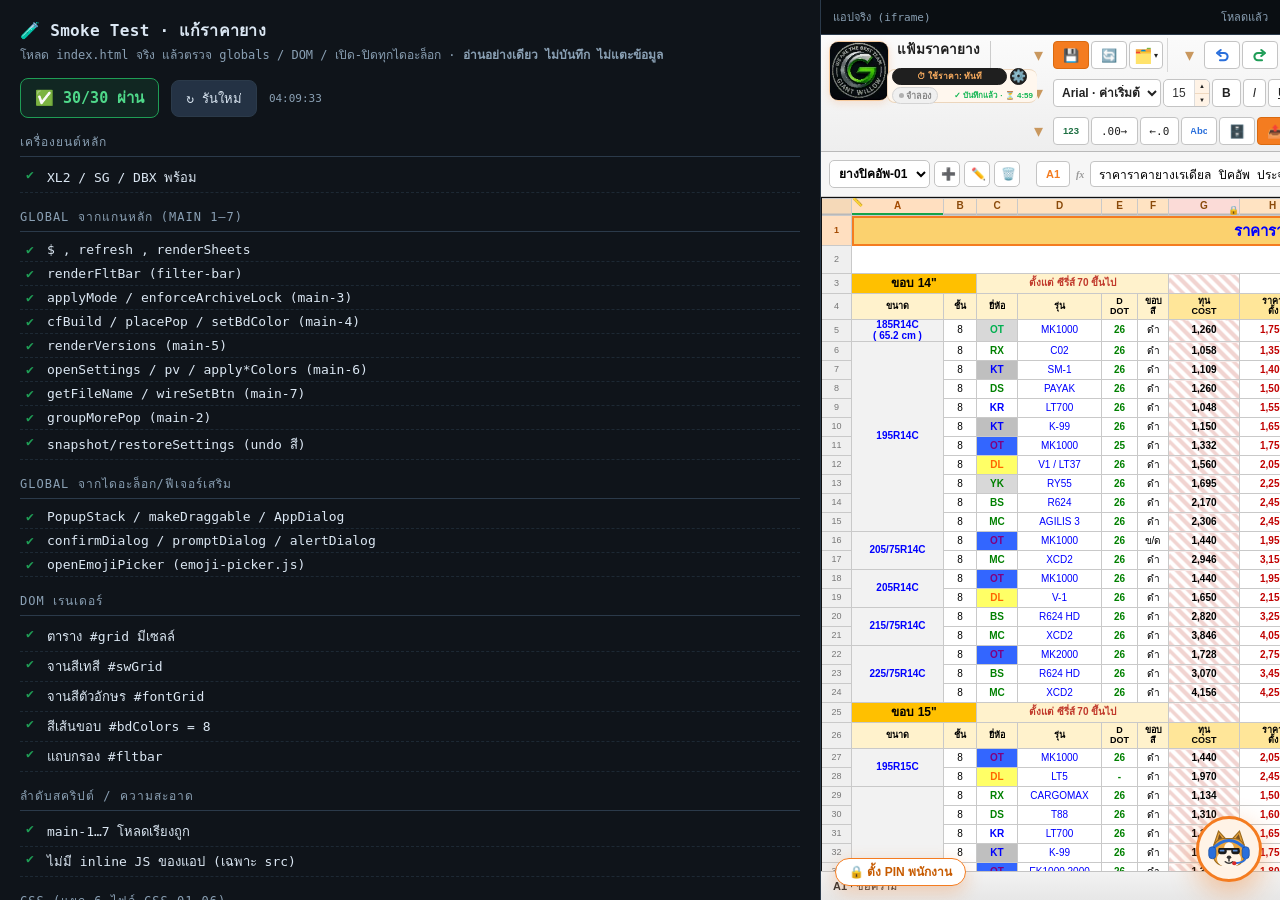
<file: smoke-test.html>
<!DOCTYPE html>
<html lang="th">
<head>
<meta charset="UTF-8" />
<meta name="viewport" content="width=device-width, initial-scale=1.0" />
<title>Smoke Test — แก้ราคายาง</title>
<style>
  :root { --ok:#1f9d55; --bad:#d6314b; --bg:#0f141a; --panel:#1a232e; --line:#2b3a4a; --tx:#dbe7f3; --mut:#8aa0b4; }
  * { box-sizing: border-box; }
  body { margin:0; font-family: ui-monospace, "Cascadia Code", Menlo, monospace; background: var(--bg); color: var(--tx); }
  .wrap { display:grid; grid-template-columns: 1fr 460px; gap:0; height:100vh; }
  .left { padding:18px 20px; overflow:auto; }
  .right { border-left:1px solid var(--line); background:#0a0e12; display:flex; flex-direction:column; }
  h1 { font-size:16px; margin:0 0 2px; letter-spacing:.3px; }
  .sub { color:var(--mut); font-size:12px; margin-bottom:14px; }
  .bar { display:flex; align-items:center; gap:12px; margin-bottom:14px; flex-wrap:wrap; }
  .summary { font-size:15px; font-weight:700; padding:7px 14px; border-radius:8px; border:1px solid var(--line); }
  .summary.pass { background:rgba(31,157,85,.14); color:#4fd98a; border-color:#1f9d55; }
  .summary.fail { background:rgba(214,49,75,.14); color:#ff7d96; border-color:#d6314b; }
  .summary.run { background:#222d3a; color:var(--mut); }
  button { font:inherit; font-size:13px; cursor:pointer; background:#243244; color:var(--tx); border:1px solid var(--line); padding:7px 14px; border-radius:8px; }
  button:hover { background:#2d3e54; }
  .grp { margin:14px 0 6px; font-size:12px; color:var(--mut); text-transform:uppercase; letter-spacing:1px; border-bottom:1px solid var(--line); padding-bottom:5px; }
  .row { display:flex; align-items:flex-start; gap:9px; padding:4px 2px; font-size:13px; border-bottom:1px dashed #1d2934; }
  .ic { width:16px; flex:0 0 16px; text-align:center; font-weight:700; }
  .ic.ok { color:var(--ok); } .ic.bad { color:var(--bad); } .ic.run { color:var(--mut); }
  .nm { flex:1; }
  .dt { color:var(--mut); font-size:11px; }
  .row.bad .nm { color:#ff9fb0; }
  iframe { width:100%; flex:1; border:0; background:#fff; }
  .right .cap { padding:8px 12px; font-size:11px; color:var(--mut); border-bottom:1px solid var(--line); display:flex; justify-content:space-between; }
</style>
</head>
<body>
<div class="wrap">
  <div class="left">
    <h1>🧪 Smoke Test · แก้ราคายาง</h1>
    <div class="sub">โหลด <code>index.html</code> จริง แล้วตรวจ globals / DOM / เปิด-ปิดทุกไดอะล็อก · <b>อ่านอย่างเดียว ไม่บันทึก ไม่แตะข้อมูล</b></div>
    <div class="bar">
      <div class="summary run" id="summary">⏳ กำลังโหลด…</div>
      <button id="rerun">↻ รันใหม่</button>
      <span class="dt" id="stamp"></span>
    </div>
    <div id="results"></div>
  </div>
  <div class="right">
    <div class="cap"><span>แอปจริง (iframe)</span><span id="frameState">…</span></div>
    <iframe id="app" src="index.html"></iframe>
  </div>
</div>

<script>
(function () {
  var $ = function (id) { return document.getElementById(id); };
  var frame = $('app');

  // ── นิยามชุดทดสอบ: แต่ละตัวคืน true/ข้อความ-เมื่อ-ผ่าน หรือ throw/false เมื่อไม่ผ่าน ──
  function checks(win, doc) {
    function need(v, label) { if (!v) throw new Error(label || 'ไม่พบ'); return true; }
    function fn(n) { return typeof win[n] === 'function'; }
    function openClose(openFn, modalId, extra) {
      openFn();
      var m = doc.getElementById(modalId);
      var ok = m && m.classList.contains('open');
      var ex = extra ? extra() : true;
      if (m) m.classList.remove('open');
      need(ok, 'ไดอะล็อกไม่เปิด (#' + modalId + ')');
      need(ex, 'เนื้อหาในไดอะล็อกไม่ครบ');
      return 'เปิด/ปิดได้';
    }
    return [
      ['เครื่องยนต์หลัก', [
        ['XL2 / SG / DBX พร้อม', function () { return need(win.XL2 && win.SG && win.DBX, 'engine global หาย'); }],
      ]],
      ['Global จากแกนหลัก (main 1–7)', [
        ['$ , refresh , renderSheets', function () { return need(fn('$') && fn('refresh') && fn('renderSheets')); }],
        ['renderFltBar (filter-bar)', function () { return need(fn('renderFltBar')); }],
        ['applyMode / enforceArchiveLock (main-3)', function () { return need(fn('applyMode') && fn('enforceArchiveLock') && fn('isArchivedCur')); }],
        ['cfBuild / placePop / setBdColor (main-4)', function () { return need(fn('cfBuild') && fn('placePop') && fn('setBdColor') && fn('setFontA') && fn('setLastFill')); }],
        ['renderVersions (main-5)', function () { return need(fn('renderVersions')); }],
        ['openSettings / pv / apply*Colors (main-6)', function () { return need(fn('openSettings') && fn('pv') && fn('applyMarkColors') && fn('applyHdrColors') && fn('applyAdmStyle') && fn('applyDbLinkColors') && fn('updDbSrcBadge')); }],
        ['getFileName / wireSetBtn (main-7)', function () { return need(fn('getFileName') && fn('setFileName') && fn('wireSetBtn')); }],
        ['groupMorePop (main-2)', function () { return need(fn('groupMorePop') && fn('updateMoreBadge')); }],
        ['snapshot/restoreSettings (undo สี)', function () { return need(fn('snapshotSettings') && fn('restoreSettings')); }],
      ]],
      ['Global จากไดอะล็อก/ฟีเจอร์เสริม', [
        ['PopupStack / makeDraggable / AppDialog', function () { return need(win.PopupStack && fn('makeDraggable') && win.AppDialog); }],
        ['confirmDialog / promptDialog / alertDialog', function () { return need(fn('confirmDialog') && fn('promptDialog') && fn('alertDialog')); }],
        ['openEmojiPicker (emoji-picker.js)', function () { return need(fn('openEmojiPicker')); }],
      ]],
      ['DOM เรนเดอร์', [
        ['ตาราง #grid มีเซลล์', function () { return need(doc.querySelectorAll('#grid *').length > 100, 'ตารางว่าง'); }],
        ['จานสีเทสี #swGrid', function () { return need(doc.querySelectorAll('#swGrid *').length > 0); }],
        ['จานสีตัวอักษร #fontGrid', function () { return need(doc.querySelectorAll('#fontGrid *').length > 0); }],
        ['สีเส้นขอบ #bdColors = 8', function () { return need(doc.querySelectorAll('#bdColors .bd-c').length === 8, 'จำนวนสีเส้นขอบผิด'); }],
        ['แถบกรอง #fltbar', function () { return need(doc.getElementById('fltbar').children.length > 0); }],
      ]],
      ['ลำดับสคริปต์ / ความสะอาด', [
        ['main-1…7 โหลดเรียงถูก', function () {
          var order = [].slice.call(doc.scripts).map(function (s) { return s.src.split('/').pop(); }).filter(function (x) { return /^main-\d/.test(x); });
          var want = ['main-1-boot.js','main-2-more-menu.js','main-3-view-mode.js','main-4a-color-core.js','main-4b-color-toolbar.js','main-5-file-menu.js','main-6a-settings.js','main-6b-settings-tabs.js','main-7a-sheet-file.js','main-7b-init.js'];
          return need(order.join(',') === want.join(','), 'ลำดับ main-*.js ผิด: ' + order.join(','));
        }],
        ['ไม่มี inline JS ของแอป (เฉพาะ src)', function () {
          var bare = [].slice.call(doc.querySelectorAll('script')).filter(function (s) {
            if (s.getAttribute('src')) return false;
            var t = s.textContent || '';
            if (/claude\.ai|preview\./.test(t)) return false;   // ข้ามสคริปต์ที่แพลตฟอร์มพรีวิวฉีดเข้ามา (ตอน deploy จริงไม่มี)
            return t.trim().length > 0;
          });
          return need(bare.length === 0, 'พบ inline <script> ของแอป ' + bare.length + ' ตัว');
        }],
      ]],
      ['CSS (แยก 6 ไฟล์ css-01…06)', [
        ['โหลดครบ 6 ไฟล์ + เรียงถูก', function () {
          var order = [].slice.call(doc.styleSheets).map(function (ss) { return (ss.href || '').split('/').pop(); }).filter(function (x) { return /^css-\d/.test(x); });
          var want = ['css-01-base-grid.css','css-02-windows.css','css-03-pickers-dialogs.css','css-04-toolbar-misc.css','css-05-darkmode-images.css','css-06-refinements.css'];
          return need(order.join(',') === want.join(','), 'ลำดับ/จำนวน CSS ผิด: ' + order.join(','));
        }],
        ['มี CSS rule รวม > 1000', function () {
          var n = 0; [].slice.call(doc.styleSheets).forEach(function (ss) { try { if (/css-\d/.test(ss.href || '')) n += ss.cssRules.length; } catch (e) {} });
          return need(n > 1000, 'rule น้อยผิดปกติ: ' + n);
        }],
        ['โหมดมืดมีผล (body เปลี่ยนสีพื้น)', function () {
          var b = doc.body; var was = b.classList.contains('dark');
          b.classList.remove('dark'); var light = win.getComputedStyle(b).backgroundColor;
          b.classList.add('dark'); var dark = win.getComputedStyle(b).backgroundColor;
          if (!was) b.classList.remove('dark');
          return need(light !== dark, 'โหมดมืดไม่เปลี่ยนสี (css-05 อาจไม่โหลด)');
        }],
      ]],
      ['เปิด-ปิดไดอะล็อกจริง (interaction)', [
        ['หน้าตั้งค่า ⚙️ + สร้าง grid สี', function () { return openClose(function () { win.openSettings('margin'); }, 'mCond', function () { return doc.querySelectorAll('#condPosGrid *').length > 0; }); }],
        ['อัพเดทราคา 🔄⏱ (price-update.js)', function () { return openClose(function () { doc.getElementById('btnSync').click(); }, 'mUpdate'); }],
        ['เวอร์ชัน 🕓 (main-5)', function () { return openClose(function () { win.renderVersions(); doc.getElementById('mVersions').classList.add('open'); }, 'mVersions'); }],
        ['กำหนดเวลา ⏱ (main-7)', function () { return openClose(function () { doc.getElementById('schedChip').click(); }, 'mSched'); }],
        ['เมนู ⋯ จัดกลุ่ม (main-2)', function () { return openClose(function () { doc.getElementById('btnMore').click(); }, 'morePop', function () { return doc.querySelectorAll('#morePop .btn').length > 0; }); }],
        ['ตัวเลือกอีโมจิ (emoji-picker.js)', function () {
          win.openEmojiPicker(doc.body, '', function () {});
          var ep = doc.querySelector('.emoji-pick');
          var ok = ep && ep.querySelectorAll('.emoji-it').length > 0;
          if (ep) { ep.style.display = 'none'; try { win.PopupStack.remove(ep); } catch (e) {} }
          return need(ok, 'อีโมจิไม่ขึ้น');
        }],
        ['สลับโหมด admin↔user แล้วคืนค่า', function () {
          var b = win.SG.getMode(); win.applyMode(b === 'admin' ? 'user' : 'admin'); win.applyMode(b);
          return need(win.SG.getMode() === b, 'คืนโหมดไม่ได้');
        }],
      ]],
    ];
  }

  function run() {
    var win, doc;
    try { win = frame.contentWindow; doc = frame.contentDocument || win.document; }
    catch (e) { setSummary(false, 'เข้าถึง iframe ไม่ได้: ' + e.message); return; }
    if (!doc || !doc.getElementById('grid')) { setSummary(false, 'ยังโหลดไม่เสร็จ — กด “รันใหม่”'); return; }

    var groups = checks(win, doc);
    var host = $('results'); host.innerHTML = '';
    var pass = 0, total = 0;
    groups.forEach(function (g) {
      var h = document.createElement('div'); h.className = 'grp'; h.textContent = g[0]; host.appendChild(h);
      g[1].forEach(function (c) {
        total++;
        var ok = false, detail = '';
        try { var res = c[1](); ok = res !== false; detail = (typeof res === 'string') ? res : ''; }
        catch (e) { ok = false; detail = e.message; }
        if (ok) pass++;
        var row = document.createElement('div'); row.className = 'row' + (ok ? '' : ' bad');
        row.innerHTML = '<span class="ic ' + (ok ? 'ok' : 'bad') + '">' + (ok ? '✔' : '✘') + '</span>' +
          '<span class="nm">' + c[0] + (detail ? ' <span class="dt">· ' + detail + '</span>' : '') + '</span>';
        host.appendChild(row);
      });
    });
    setSummary(pass === total, pass + '/' + total + ' ผ่าน');
    $('stamp').textContent = new Date().toLocaleTimeString('th-TH');
  }

  function setSummary(ok, txt) {
    var s = $('summary'); s.className = 'summary ' + (ok ? 'pass' : 'fail');
    s.textContent = (ok ? '✅ ' : '❌ ') + txt;
  }

  frame.addEventListener('load', function () {
    $('frameState').textContent = 'โหลดแล้ว';
    setSummary(false, 'กำลังตรวจ…'); $('summary').className = 'summary run';
    setTimeout(run, 900);
  });
  $('rerun').addEventListener('click', function () {
    $('frameState').textContent = 'กำลังโหลด…';
    $('summary').className = 'summary run'; $('summary').textContent = '⏳ รีโหลด…';
    frame.src = 'index.html?smoke=' + Date.now();
  });
})();
</script>
</body>
</html>
</file>
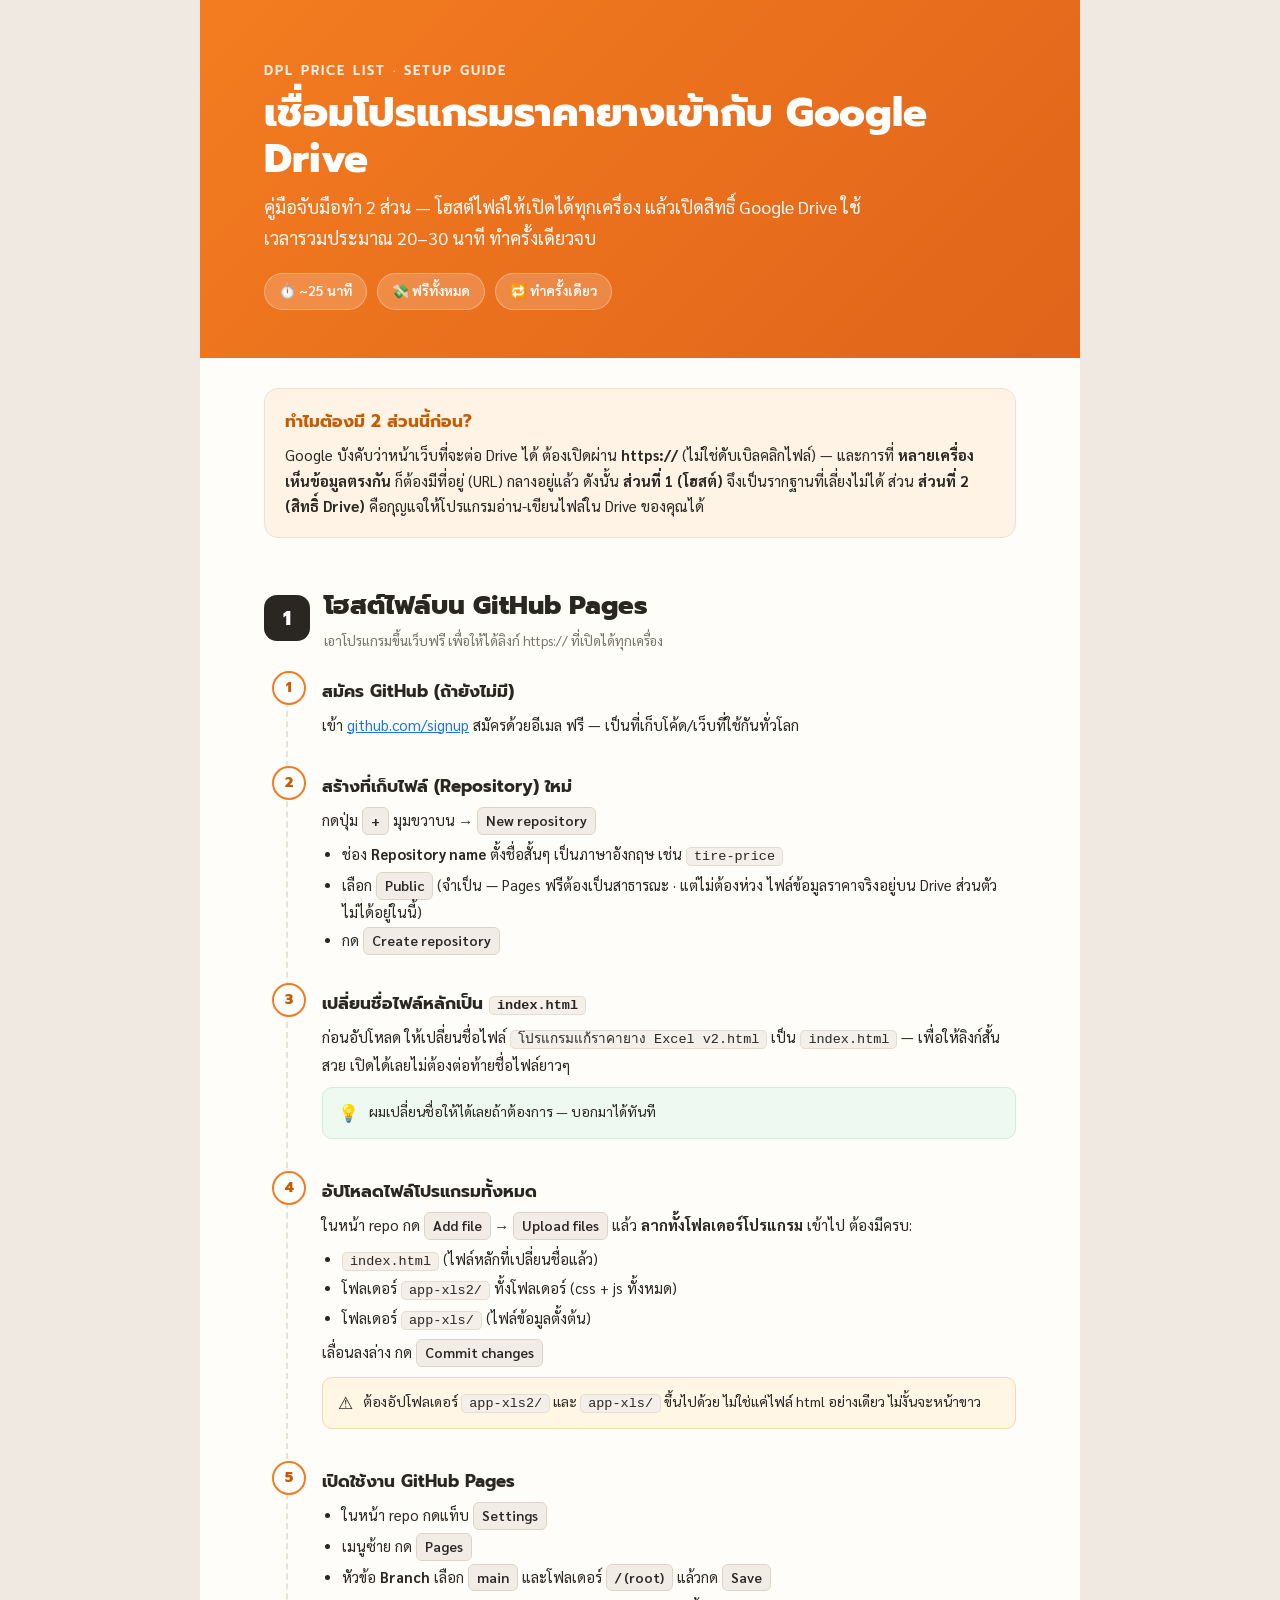
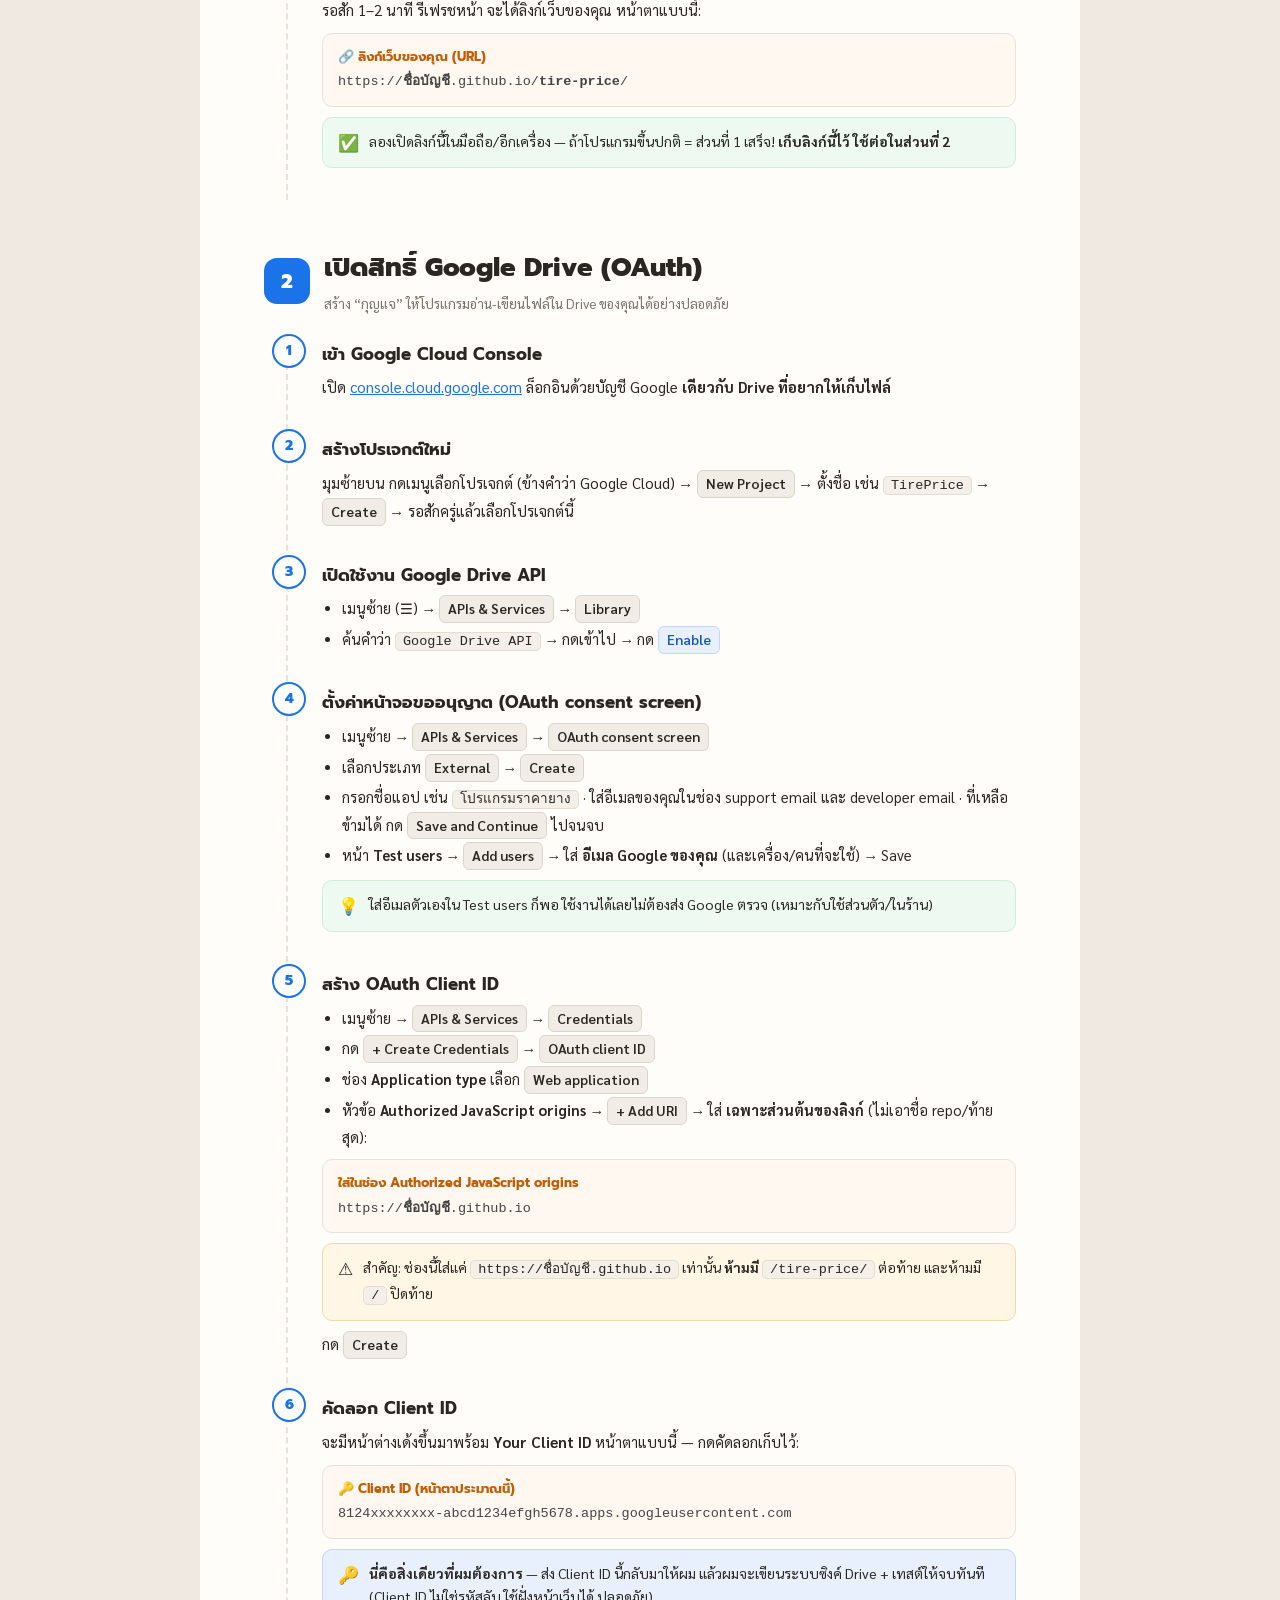
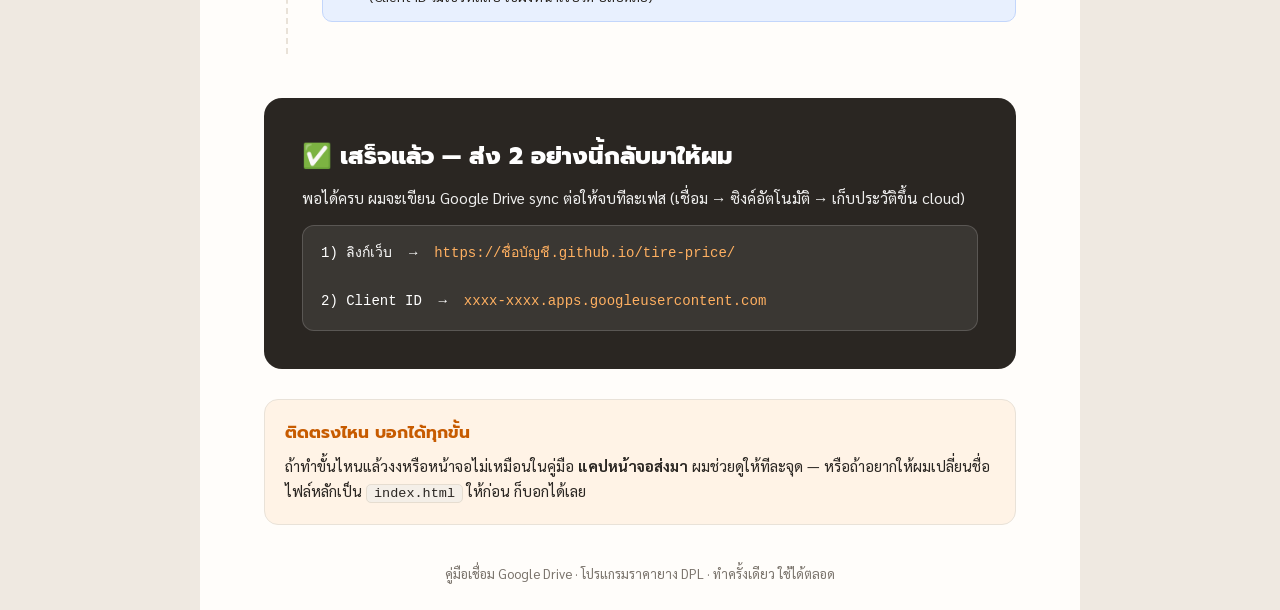
<file: คู่มือเชื่อม Google Drive.html>
<!DOCTYPE html>
<html lang="th">
<head>
<meta charset="UTF-8" />
<meta name="viewport" content="width=device-width, initial-scale=1.0" />
<title>คู่มือเชื่อม Google Drive — โปรแกรมราคายาง</title>
<link rel="stylesheet" href="https://fonts.googleapis.com/css2?family=Sarabun:wght@400;600;700;800&family=Prompt:wght@500;600;700;800&display=swap" />
<style>
  :root {
    --orange: #F47C20; --orange-d: #C75B00; --ink: #2a2622; --muted: #7a736b;
    --line: #e9e2d8; --cream: #FFF8F1; --warm: #FFF3E6; --paper: #fffdfa;
    --blue: #1a73e8; --green: #1f8a4c;
  }
  * { box-sizing: border-box; }
  html { -webkit-text-size-adjust: 100%; }
  body { margin: 0; background: #efe9e1; color: var(--ink);
    font-family: 'Sarabun', system-ui, sans-serif; line-height: 1.7; font-size: 16px; }
  .page { max-width: 880px; margin: 0 auto; background: var(--paper); }
  .wrap { padding: 0 clamp(20px, 5vw, 64px); }

  /* hero */
  .hero { background: linear-gradient(135deg, #F47C20, #E0641A); color: #fff;
    padding: clamp(34px, 6vw, 60px) clamp(20px, 5vw, 64px) clamp(30px, 5vw, 48px); }
  .hero .kicker { font-family: 'Prompt'; font-weight: 600; font-size: 13px; letter-spacing: 2px;
    text-transform: uppercase; opacity: .9; }
  .hero h1 { font-family: 'Prompt'; font-weight: 800; font-size: clamp(26px, 5vw, 40px);
    margin: 8px 0 10px; line-height: 1.15; }
  .hero p { margin: 0; font-size: clamp(15px, 2.4vw, 18px); max-width: 60ch; opacity: .96; }
  .hero .meta { margin-top: 20px; display: flex; flex-wrap: wrap; gap: 10px; }
  .pill { background: rgba(255,255,255,.18); border: 1px solid rgba(255,255,255,.32);
    border-radius: 999px; padding: 6px 14px; font-size: 13.5px; font-weight: 600; }

  /* intro box */
  .why { background: var(--warm); border: 1px solid var(--line); border-radius: 14px;
    padding: 18px 20px; margin: 30px 0 8px; }
  .why h3 { font-family: 'Prompt'; margin: 0 0 6px; font-size: 17px; color: var(--orange-d); }
  .why p { margin: 0; font-size: 15px; }
  .why b { color: var(--ink); }

  /* part header */
  .part { display: flex; align-items: center; gap: 14px; margin: 46px 0 6px; }
  .part .pn { flex: none; width: 46px; height: 46px; border-radius: 13px;
    background: var(--ink); color: #fff; font-family: 'Prompt'; font-weight: 800; font-size: 20px;
    display: grid; place-items: center; }
  .part h2 { font-family: 'Prompt'; font-weight: 800; font-size: clamp(20px, 3.4vw, 26px); margin: 0; }
  .part .sub { color: var(--muted); font-size: 13.5px; margin-top: 2px; }
  .part.blue .pn { background: var(--blue); }
  .part.green .pn { background: var(--green); }

  .timeline { border-left: 2px dashed var(--line); margin: 18px 0 8px 22px; padding-left: 0; }
  .step { position: relative; padding: 4px 0 22px 34px; }
  .step::before { content: counter(s); counter-increment: s;
    position: absolute; left: -16px; top: 0; width: 30px; height: 30px; border-radius: 50%;
    background: #fff; border: 2px solid var(--orange); color: var(--orange-d);
    font-family: 'Prompt'; font-weight: 800; font-size: 14px; display: grid; place-items: center; }
  .timeline { counter-reset: s; }
  .timeline.blue .step::before { border-color: var(--blue); color: var(--blue); }
  .timeline.green .step::before { border-color: var(--green); color: var(--green); }
  .step h4 { font-family: 'Prompt'; font-weight: 700; font-size: 17px; margin: 2px 0 6px; }
  .step p { margin: 0 0 7px; font-size: 15px; }
  .step ul { margin: 6px 0; padding-left: 20px; }
  .step li { margin: 3px 0; font-size: 14.5px; }

  .ui { display: inline-block; background: #f1ece5; border: 1px solid #ddd4c8; border-radius: 6px;
    padding: 1px 8px; font-weight: 600; font-size: 14px; white-space: nowrap; }
  .ui.act { background: #e8f0fe; border-color: #c3d6fb; color: #1558c2; }
  code, .mono { font-family: 'Consolas', ui-monospace, monospace; background: #f4efe8;
    border: 1px solid #e6ddd0; border-radius: 5px; padding: 1px 7px; font-size: 13.5px; word-break: break-all; }

  .note { border-radius: 10px; padding: 12px 15px; margin: 10px 0; font-size: 14px; display: flex; gap: 10px; }
  .note .i { flex: none; font-size: 17px; line-height: 1.5; }
  .note.tip { background: #eefaf1; border: 1px solid #cdeed7; }
  .note.warn { background: #FFF6E6; border: 1px solid #F3D9A6; }
  .note.key { background: #e8f0fe; border: 1px solid #c3d6fb; }
  .note b { font-weight: 700; }

  .field { background: var(--cream); border: 1px solid var(--line); border-radius: 10px;
    padding: 12px 15px; margin: 10px 0; font-size: 14px; }
  .field .lab { font-family: 'Prompt'; font-weight: 700; font-size: 13px; color: var(--orange-d); margin-bottom: 3px; }
  .field .val { font-family: 'Consolas', monospace; font-size: 13.5px; color: #444; }

  /* final */
  .final { background: var(--ink); color: #fff; border-radius: 18px;
    padding: clamp(24px, 4vw, 38px); margin: 44px 0 10px; }
  .final h2 { font-family: 'Prompt'; font-weight: 800; margin: 0 0 8px; font-size: 24px; }
  .final p { margin: 0 0 14px; opacity: .92; font-size: 15.5px; }
  .final .box { background: rgba(255,255,255,.08); border: 1px solid rgba(255,255,255,.16);
    border-radius: 12px; padding: 16px 18px; font-family: 'Consolas', monospace; font-size: 14px; }
  .final .box .ph { color: #FFB061; }

  footer { color: var(--muted); font-size: 13px; text-align: center; padding: 30px 20px 44px; }
  .chk { color: var(--green); font-weight: 700; }
  a { color: var(--blue); }

  @media print {
    body { background: #fff; font-size: 12pt; }
    .page { max-width: none; }
    .part { break-inside: avoid; } .step { break-inside: avoid; }
    .hero { -webkit-print-color-adjust: exact; print-color-adjust: exact; }
    .final, .hero, .part .pn, .step::before { -webkit-print-color-adjust: exact; print-color-adjust: exact; }
  }
</style>
</head>
<body>
<div class="page">

  <div class="hero">
    <div class="kicker">DPL Price List · Setup Guide</div>
    <h1>เชื่อมโปรแกรมราคายางเข้ากับ Google Drive</h1>
    <p>คู่มือจับมือทำ 2 ส่วน — โฮสต์ไฟล์ให้เปิดได้ทุกเครื่อง แล้วเปิดสิทธิ์ Google Drive ใช้เวลารวมประมาณ 20–30 นาที ทำครั้งเดียวจบ</p>
    <div class="meta">
      <span class="pill">⏱️ ~25 นาที</span>
      <span class="pill">💸 ฟรีทั้งหมด</span>
      <span class="pill">🔁 ทำครั้งเดียว</span>
    </div>
  </div>

  <div class="wrap">

    <div class="why">
      <h3>ทำไมต้องมี 2 ส่วนนี้ก่อน?</h3>
      <p>Google บังคับว่าหน้าเว็บที่จะต่อ Drive ได้ ต้องเปิดผ่าน <b>https://</b> (ไม่ใช่ดับเบิลคลิกไฟล์) — และการที่ <b>หลายเครื่องเห็นข้อมูลตรงกัน</b> ก็ต้องมีที่อยู่ (URL) กลางอยู่แล้ว ดังนั้น <b>ส่วนที่ 1 (โฮสต์)</b> จึงเป็นรากฐานที่เลี่ยงไม่ได้ ส่วน <b>ส่วนที่ 2 (สิทธิ์ Drive)</b> คือกุญแจให้โปรแกรมอ่าน-เขียนไฟล์ใน Drive ของคุณได้</p>
    </div>

    <!-- PART 1 -->
    <div class="part">
      <div class="pn">1</div>
      <div>
        <h2>โฮสต์ไฟล์บน GitHub Pages</h2>
        <div class="sub">เอาโปรแกรมขึ้นเว็บฟรี เพื่อให้ได้ลิงก์ https:// ที่เปิดได้ทุกเครื่อง</div>
      </div>
    </div>

    <div class="timeline">
      <div class="step">
        <h4>สมัคร GitHub (ถ้ายังไม่มี)</h4>
        <p>เข้า <a href="https://github.com/signup">github.com/signup</a> สมัครด้วยอีเมล ฟรี — เป็นที่เก็บโค้ด/เว็บที่ใช้กันทั่วโลก</p>
      </div>

      <div class="step">
        <h4>สร้างที่เก็บไฟล์ (Repository) ใหม่</h4>
        <p>กดปุ่ม <span class="ui">+</span> มุมขวาบน → <span class="ui">New repository</span></p>
        <ul>
          <li>ช่อง <b>Repository name</b> ตั้งชื่อสั้นๆ เป็นภาษาอังกฤษ เช่น <code>tire-price</code></li>
          <li>เลือก <span class="ui">Public</span> (จำเป็น — Pages ฟรีต้องเป็นสาธารณะ · แต่ไม่ต้องห่วง ไฟล์ข้อมูลราคาจริงอยู่บน Drive ส่วนตัว ไม่ได้อยู่ในนี้)</li>
          <li>กด <span class="ui">Create repository</span></li>
        </ul>
      </div>

      <div class="step">
        <h4>เปลี่ยนชื่อไฟล์หลักเป็น <code>index.html</code></h4>
        <p>ก่อนอัปโหลด ให้เปลี่ยนชื่อไฟล์ <code>โปรแกรมแก้ราคายาง Excel v2.html</code> เป็น <code>index.html</code> — เพื่อให้ลิงก์สั้นสวย เปิดได้เลยไม่ต้องต่อท้ายชื่อไฟล์ยาวๆ</p>
        <div class="note tip"><span class="i">💡</span><div>ผมเปลี่ยนชื่อให้ได้เลยถ้าต้องการ — บอกมาได้ทันที</div></div>
      </div>

      <div class="step">
        <h4>อัปโหลดไฟล์โปรแกรมทั้งหมด</h4>
        <p>ในหน้า repo กด <span class="ui">Add file</span> → <span class="ui">Upload files</span> แล้ว <b>ลากทั้งโฟลเดอร์โปรแกรม</b> เข้าไป ต้องมีครบ:</p>
        <ul>
          <li><code>index.html</code> (ไฟล์หลักที่เปลี่ยนชื่อแล้ว)</li>
          <li>โฟลเดอร์ <code>app-xls2/</code> ทั้งโฟลเดอร์ (css + js ทั้งหมด)</li>
          <li>โฟลเดอร์ <code>app-xls/</code> (ไฟล์ข้อมูลตั้งต้น)</li>
        </ul>
        <p>เลื่อนลงล่าง กด <span class="ui">Commit changes</span></p>
        <div class="note warn"><span class="i">⚠️</span><div>ต้องอัปโฟลเดอร์ <code>app-xls2/</code> และ <code>app-xls/</code> ขึ้นไปด้วย ไม่ใช่แค่ไฟล์ html อย่างเดียว ไม่งั้นจะหน้าขาว</div></div>
      </div>

      <div class="step">
        <h4>เปิดใช้งาน GitHub Pages</h4>
        <ul>
          <li>ในหน้า repo กดแท็บ <span class="ui">Settings</span></li>
          <li>เมนูซ้าย กด <span class="ui">Pages</span></li>
          <li>หัวข้อ <b>Branch</b> เลือก <span class="ui">main</span> และโฟลเดอร์ <span class="ui">/ (root)</span> แล้วกด <span class="ui">Save</span></li>
        </ul>
        <p>รอสัก 1–2 นาที รีเฟรชหน้า จะได้ลิงก์เว็บของคุณ หน้าตาแบบนี้:</p>
        <div class="field">
          <div class="lab">🔗 ลิงก์เว็บของคุณ (URL)</div>
          <div class="val">https://<b>ชื่อบัญชี</b>.github.io/<b>tire-price</b>/</div>
        </div>
        <div class="note tip"><span class="i">✅</span><div>ลองเปิดลิงก์นี้ในมือถือ/อีกเครื่อง — ถ้าโปรแกรมขึ้นปกติ = ส่วนที่ 1 เสร็จ! <b>เก็บลิงก์นี้ไว้ ใช้ต่อในส่วนที่ 2</b></div></div>
      </div>
    </div>

    <!-- PART 2 -->
    <div class="part blue">
      <div class="pn">2</div>
      <div>
        <h2>เปิดสิทธิ์ Google Drive (OAuth)</h2>
        <div class="sub">สร้าง “กุญแจ” ให้โปรแกรมอ่าน-เขียนไฟล์ใน Drive ของคุณได้อย่างปลอดภัย</div>
      </div>
    </div>

    <div class="timeline blue">
      <div class="step">
        <h4>เข้า Google Cloud Console</h4>
        <p>เปิด <a href="https://console.cloud.google.com">console.cloud.google.com</a> ล็อกอินด้วยบัญชี Google <b>เดียวกับ Drive ที่อยากให้เก็บไฟล์</b></p>
      </div>

      <div class="step">
        <h4>สร้างโปรเจกต์ใหม่</h4>
        <p>มุมซ้ายบน กดเมนูเลือกโปรเจกต์ (ข้างคำว่า Google Cloud) → <span class="ui">New Project</span> → ตั้งชื่อ เช่น <code>TirePrice</code> → <span class="ui">Create</span> → รอสักครู่แล้วเลือกโปรเจกต์นี้</p>
      </div>

      <div class="step">
        <h4>เปิดใช้งาน Google Drive API</h4>
        <ul>
          <li>เมนูซ้าย (☰) → <span class="ui">APIs &amp; Services</span> → <span class="ui">Library</span></li>
          <li>ค้นคำว่า <code>Google Drive API</code> → กดเข้าไป → กด <span class="ui act">Enable</span></li>
        </ul>
      </div>

      <div class="step">
        <h4>ตั้งค่าหน้าจอขออนุญาต (OAuth consent screen)</h4>
        <ul>
          <li>เมนูซ้าย → <span class="ui">APIs &amp; Services</span> → <span class="ui">OAuth consent screen</span></li>
          <li>เลือกประเภท <span class="ui">External</span> → <span class="ui">Create</span></li>
          <li>กรอกชื่อแอป เช่น <code>โปรแกรมราคายาง</code> · ใส่อีเมลของคุณในช่อง support email และ developer email · ที่เหลือข้ามได้ กด <span class="ui">Save and Continue</span> ไปจนจบ</li>
          <li>หน้า <b>Test users</b> → <span class="ui">Add users</span> → ใส่ <b>อีเมล Google ของคุณ</b> (และเครื่อง/คนที่จะใช้) → Save</li>
        </ul>
        <div class="note tip"><span class="i">💡</span><div>ใส่อีเมลตัวเองใน Test users ก็พอ ใช้งานได้เลยไม่ต้องส่ง Google ตรวจ (เหมาะกับใช้ส่วนตัว/ในร้าน)</div></div>
      </div>

      <div class="step">
        <h4>สร้าง OAuth Client ID</h4>
        <ul>
          <li>เมนูซ้าย → <span class="ui">APIs &amp; Services</span> → <span class="ui">Credentials</span></li>
          <li>กด <span class="ui">+ Create Credentials</span> → <span class="ui">OAuth client ID</span></li>
          <li>ช่อง <b>Application type</b> เลือก <span class="ui">Web application</span></li>
          <li>หัวข้อ <b>Authorized JavaScript origins</b> → <span class="ui">+ Add URI</span> → ใส่ <b>เฉพาะส่วนต้นของลิงก์</b> (ไม่เอาชื่อ repo/ท้ายสุด):</li>
        </ul>
        <div class="field">
          <div class="lab">ใส่ในช่อง Authorized JavaScript origins</div>
          <div class="val">https://<b>ชื่อบัญชี</b>.github.io</div>
        </div>
        <div class="note warn"><span class="i">⚠️</span><div>สำคัญ: ช่องนี้ใส่แค่ <code>https://ชื่อบัญชี.github.io</code> เท่านั้น <b>ห้ามมี</b> <code>/tire-price/</code> ต่อท้าย และห้ามมี <code>/</code> ปิดท้าย</div></div>
        <p>กด <span class="ui">Create</span></p>
      </div>

      <div class="step">
        <h4>คัดลอก Client ID</h4>
        <p>จะมีหน้าต่างเด้งขึ้นมาพร้อม <b>Your Client ID</b> หน้าตาแบบนี้ — กดคัดลอกเก็บไว้:</p>
        <div class="field">
          <div class="lab">🔑 Client ID (หน้าตาประมาณนี้)</div>
          <div class="val">8124xxxxxxxx-abcd1234efgh5678.apps.googleusercontent.com</div>
        </div>
        <div class="note key"><span class="i">🔑</span><div><b>นี่คือสิ่งเดียวที่ผมต้องการ</b> — ส่ง Client ID นี้กลับมาให้ผม แล้วผมจะเขียนระบบซิงค์ Drive + เทสต์ให้จบทันที (Client ID ไม่ใช่รหัสลับ ใช้ฝั่งหน้าเว็บได้ ปลอดภัย)</div></div>
      </div>
    </div>

    <!-- FINAL -->
    <div class="final">
      <h2>✅ เสร็จแล้ว — ส่ง 2 อย่างนี้กลับมาให้ผม</h2>
      <p>พอได้ครบ ผมจะเขียน Google Drive sync ต่อให้จบทีละเฟส (เชื่อม → ซิงค์อัตโนมัติ → เก็บประวัติขึ้น cloud)</p>
      <div class="box">
        1) ลิงก์เว็บ &nbsp;→&nbsp; <span class="ph">https://ชื่อบัญชี.github.io/tire-price/</span><br><br>
        2) Client ID &nbsp;→&nbsp; <span class="ph">xxxx-xxxx.apps.googleusercontent.com</span>
      </div>
    </div>

    <div class="why" style="margin-top:30px;">
      <h3>ติดตรงไหน บอกได้ทุกขั้น</h3>
      <p>ถ้าทำขั้นไหนแล้วงงหรือหน้าจอไม่เหมือนในคู่มือ <b>แคปหน้าจอส่งมา</b> ผมช่วยดูให้ทีละจุด — หรือถ้าอยากให้ผมเปลี่ยนชื่อไฟล์หลักเป็น <code>index.html</code> ให้ก่อน ก็บอกได้เลย</p>
    </div>

  </div>

  <footer>
    คู่มือเชื่อม Google Drive · โปรแกรมราคายาง DPL · ทำครั้งเดียว ใช้ได้ตลอด
  </footer>

</div>
</body>
</html>
</file>
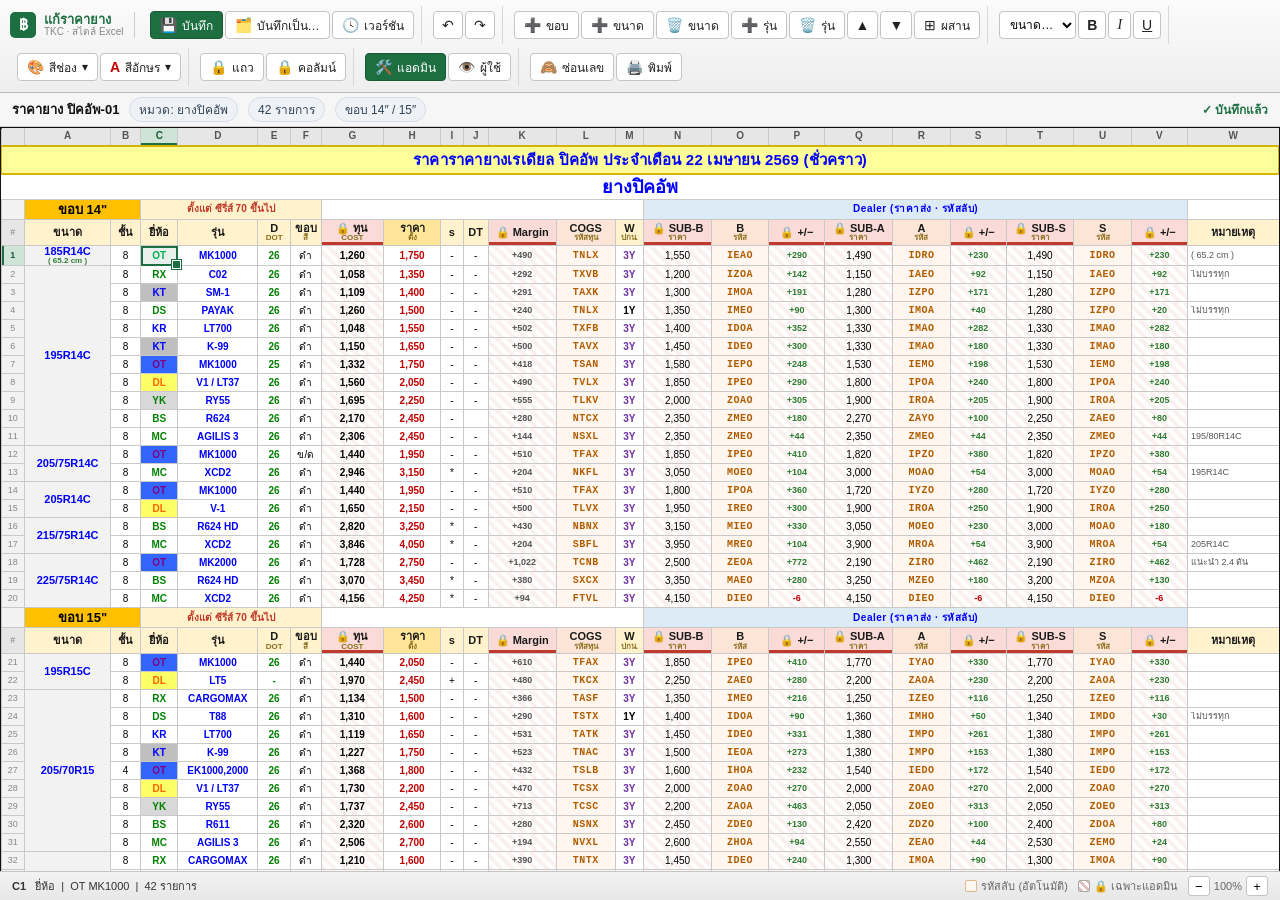
<file: โปรแกรมแก้ราคายาง Excel.html>
<!DOCTYPE html>
<html lang="th">
<head>
<meta charset="UTF-8" />
<meta name="viewport" content="width=device-width, initial-scale=1.0" />
<title>โปรแกรมแก้ราคายาง — สไตล์ Excel · ปิคอัพ-01</title>
<link rel="stylesheet" href="app-xls/xls-styles.css" />
</head>
<body>
<div class="app">

  <!-- ===== Ribbon / toolbar ===== -->
  <div class="ribbon">
    <div class="brand">
      <div class="logo">฿</div>
      <div class="ttl">แก้ราคายาง<small>TKC · สไตล์ Excel</small></div>
    </div>

    <div class="grp">
      <button class="btn primary keeptx" id="btnSave"><span class="ic">💾</span><span class="tx">บันทึก</span></button>
      <button class="btn" id="btnSaveAs"><span class="ic">🗂️</span><span class="tx">บันทึกเป็น…</span></button>
      <button class="btn" id="btnVersions"><span class="ic">🕓</span><span class="tx">เวอร์ชัน</span></button>
    </div>

    <div class="grp">
      <button class="btn icon" id="btnUndo" title="ย้อนกลับ (Ctrl+Z)"><span class="ic">↶</span></button>
      <button class="btn icon" id="btnRedo" title="ทำซ้ำ (Ctrl+Y)"><span class="ic">↷</span></button>
    </div>

    <div class="grp">
      <button class="btn" id="btnAddRim" title="ขึ้น section ขอบใหม่ต่อท้ายชีต (เช่น ขอบ 16″)"><span class="ic">➕</span><span class="tx">ขอบ</span></button>
      <button class="btn" id="btnAddSize" title="เพิ่มขนาดยางใหม่ (กลุ่มใหม่) ต่อท้ายกลุ่มปัจจุบัน"><span class="ic">➕</span><span class="tx">ขนาด</span></button>
      <button class="btn danger" id="btnDelSize" title="ลบขนาดยางทั้งกลุ่มที่เลือก"><span class="ic">🗑️</span><span class="tx">ขนาด</span></button>
      <button class="btn" id="btnAdd" title="เพิ่มรุ่นใต้แถวที่เลือก"><span class="ic">➕</span><span class="tx">รุ่น</span></button>
      <button class="btn danger" id="btnDel" title="ลบแถวที่เลือก"><span class="ic">🗑️</span><span class="tx">รุ่น</span></button>
      <button class="btn icon" id="btnUp" title="ย้ายขึ้น"><span class="ic">▲</span></button>
      <button class="btn icon" id="btnDown" title="ย้ายลง"><span class="ic">▼</span></button>
      <button class="btn" id="btnMerge" title="ผสาน/ยกเลิกผสานช่องที่เลือก"><span class="ic">⊞</span><span class="tx">ผสาน</span></button>
    </div>

    <div class="grp">
      <select class="sel" id="fontSize" title="ขนาดตัวอักษร (พอยนต์)">
        <option value="">ขนาด…</option>
        <option value="8">8</option><option value="9">9</option><option value="10">10</option>
        <option value="11">11</option><option value="12">12</option><option value="14">14</option>
        <option value="16">16</option><option value="18">18</option><option value="20">20</option><option value="24">24</option>
      </select>
      <button class="btn icon" id="btnBold" title="ตัวหนา"><span class="ic" style="font-weight:800;">B</span></button>
      <button class="btn icon" id="btnItalic" title="ตัวเอียง"><span class="ic" style="font-style:italic;font-family:Georgia,serif;">I</span></button>
      <button class="btn icon" id="btnUnder" title="ขีดเส้นใต้"><span class="ic" style="text-decoration:underline;">U</span></button>
    </div>

    <div class="grp">
      <div class="swatchwrap">
        <button class="btn" id="btnFill" title="ระบายสีพื้นช่องที่เลือก"><span class="ic">🎨</span><span class="tx">สีช่อง</span> ▾</button>
        <div class="swpop" id="swPop">
          <div class="lbl">สีพื้นช่อง (ใช้กับช่องที่เลือกไว้)</div>
          <div class="swgrid" id="swGrid"></div>
        </div>
      </div>
      <div class="swatchwrap">
        <button class="btn" id="btnFont" title="สีตัวอักษร/ตัวเลขของช่องที่เลือก"><span class="ic" style="font-weight:800;color:#C00000;">A</span><span class="tx">สีอักษร</span> ▾</button>
        <div class="swpop" id="fontPop">
          <div class="lbl">สีตัวอักษร/ตัวเลข (ใช้กับช่องที่เลือกไว้)</div>
          <div class="swgrid" id="fontGrid"></div>
        </div>
      </div>
    </div>

    <div class="grp">
      <button class="btn" id="btnLockRow" title="ซ่อน/แสดงแถวที่เลือกจากผู้ใช้ (เฉพาะแอดมินเห็น)"><span class="ic">🔒</span><span class="tx">แถว</span></button>
      <button class="btn" id="btnLockCol" title="ซ่อน/แสดงคอลัมน์ที่เลือกจากผู้ใช้ (เฉพาะแอดมินเห็น)"><span class="ic">🔒</span><span class="tx">คอลัมน์</span></button>
    </div>

    <div class="grp">
      <button class="btn on keeptx" id="btnModeAdmin" title="โหมดแอดมิน — แก้ไขได้ เห็นทุกอย่าง"><span class="ic">🛠️</span><span class="tx">แอดมิน</span></button>
      <button class="btn keeptx" id="btnModeUser" title="ดูตัวอย่างหน้าผู้ใช้ — แถว/คอลัมน์ที่ติด 🔒 ถูกซ่อน"><span class="ic">👁️</span><span class="tx">ผู้ใช้</span></button>
    </div>

    <div class="grp">
      <button class="btn" id="btnSecret" title="ซ่อน/แสดงเลขทุน & ราคาส่ง (เหลือเฉพาะรหัสลับ)"><span class="ic">🙈</span><span class="tx">ซ่อนเลข</span></button>
      <button class="btn" id="btnPrint" title="พิมพ์ A4"><span class="ic">🖨️</span><span class="tx">พิมพ์</span></button>
    </div>
  </div>

  <!-- ===== File strip ===== -->
  <div class="filebar">
    <span class="fname" id="fname">ราคายาง ปิคอัพ-01</span>
    <span class="pill" id="pillCat">หมวด: ยางปิคอัพ</span>
    <span class="pill" id="pillRows">— รายการ</span>
    <span class="pill">ขอบ 14″ / 15″</span>
    <span id="saveState">✓ บันทึกแล้ว</span>
  </div>

  <!-- ===== Grid ===== -->
  <div class="gridwrap">
    <div class="gridhost" id="grid"></div>
  </div>

  <!-- ===== Status bar ===== -->
  <div class="statusbar">
    <span id="status"></span>
    <span class="legend">
      <span class="lg"><span class="chip" style="background:#FFF7EF;border-color:#e0b890;"></span> รหัสลับ (อัตโนมัติ)</span>
      <span class="lg"><span class="chip" style="background:repeating-linear-gradient(45deg, rgba(192,57,43,.25) 0 3px, #fff 3px 6px);"></span> 🔒 เฉพาะแอดมิน</span>
      <span class="zoomw">
        <button class="zb" id="zOut">−</button><span id="zVal">100%</span><button class="zb" id="zIn">+</button>
      </span>
    </span>
  </div>
</div>

<!-- ===== Save As dialog ===== -->
<div class="modal" id="mSaveAs">
  <div class="dlg">
    <h3>บันทึกเป็นเวอร์ชันใหม่</h3>
    <div class="bd">
      ตั้งชื่อไฟล์เวอร์ชันนี้ (ข้อมูลเดิมจะถูกเก็บไว้แยกต่างหาก)
      <input id="saveAsName" placeholder="เช่น ราคายาง ปิคอัพ-01 (22 เม.ย. 69)" />
    </div>
    <div class="ft">
      <button class="btn" data-close>ยกเลิก</button>
      <button class="btn primary" id="saveAsOk">บันทึก</button>
    </div>
  </div>
</div>

<!-- ===== Versions dialog ===== -->
<div class="modal" id="mVersions">
  <div class="dlg">
    <h3>เวอร์ชันที่บันทึกไว้</h3>
    <div class="bd">
      <div style="display:flex;gap:8px;align-items:center;">
        <button class="btn" id="btnNewFromSrc" style="font-size:12px;">↺ โหลดต้นฉบับใหม่</button>
        <span style="color:#888;font-size:11px;">(แทนที่ข้อมูลปัจจุบันด้วยต้นฉบับจาก Excel)</span>
      </div>
      <div class="vlist" id="vList"></div>
    </div>
    <div class="ft"><button class="btn" data-close>ปิด</button></div>
  </div>
</div>

<div id="toast"></div>

<script src="app-xls/data-pickup01.js"></script>
<script src="app-xls/engine.js"></script>
<script src="app-xls/grid.js"></script>
<script>
(function () {
  var $ = function (id) { return document.getElementById(id); };

  Grid.init({ root: $('grid'), status: $('status') });
  refreshMeta();

  function refreshMeta() {
    var d = Grid.getDoc();
    $('fname').textContent = d.name || 'ราคายาง ปิคอัพ-01';
    $('pillCat').textContent = 'หมวด: ' + d.meta.category;
    $('pillRows').textContent = d.rows.length + ' รายการ';
  }

  // ---- save state poll ----
  setInterval(function () {
    var s = $('saveState');
    if (Grid.isDirty()) { s.textContent = '● ยังไม่บันทึก'; s.classList.remove('clean'); }
    else { s.textContent = '✓ บันทึกแล้ว'; s.classList.add('clean'); }
    refreshMeta();
  }, 600);

  // ---- buttons ----
  $('btnSave').onclick = function () { Grid.save(); };
  $('btnUndo').onclick = function () { Grid.undo(); };
  $('btnRedo').onclick = function () { Grid.redo(); };
  $('btnAdd').onclick = function () { Grid.addRow(); };
  $('btnDel').onclick = function () { Grid.deleteRows(); };
  $('btnAddSize').onclick = function () { Grid.addSizeGroup(); };
  $('btnAddRim').onclick = function () { Grid.addRimSection(); };
  $('btnDelSize').onclick = function () { Grid.delSizeGroup(); };
  $('btnMerge').onclick = function () { Grid.toggleMerge(); };
  $('btnBold').onclick = function () { Grid.applyFontStyle('b'); };
  $('btnItalic').onclick = function () { Grid.applyFontStyle('i'); };
  $('btnUnder').onclick = function () { Grid.applyFontStyle('u'); };
  $('fontSize').onchange = function () { var v = +this.value; if (v) Grid.applyFontStyle('sz', v); this.value = ''; };
  $('btnUp').onclick = function () { Grid.moveRow(-1); };
  $('btnDown').onclick = function () { Grid.moveRow(1); };
  $('btnPrint').onclick = function () { window.print(); };

  var secret = false;
  $('btnSecret').onclick = function () {
    secret = Grid.toggleSecret();
    this.classList.toggle('on', secret);
    this.querySelector('.tx').textContent = secret ? 'แสดงเลข' : 'ซ่อนเลข';
  };

  // ---- admin / user view mode ----
  function applyMode(m) {
    Grid.setMode(m);
    var isAdmin = (m === 'admin');
    $('btnModeAdmin').classList.toggle('on', isAdmin);
    $('btnModeUser').classList.toggle('on', !isAdmin);
    // disable editing tools in user view
    ['btnAdd','btnDel','btnAddSize','btnDelSize','btnAddRim','btnMerge','btnBold','btnItalic','btnUnder','fontSize','btnUp','btnDown','btnFill','btnFont','btnLockRow','btnLockCol','btnUndo','btnRedo'].forEach(function (id) {
      $(id).disabled = !isAdmin;
    });
  }
  $('btnModeAdmin').onclick = function () { applyMode('admin'); };
  $('btnModeUser').onclick = function () { applyMode('user'); };

  // ---- admin-only marking ----
  $('btnLockRow').onclick = function () { Grid.toggleLockRows(); };
  $('btnLockCol').onclick = function () { Grid.toggleLockCols(); };

  // ---- zoom ----
  function setZ(z) { Grid.setZoom(z); $('zVal').textContent = Math.round(Grid.getZoom() * 100) + '%'; }
  $('zIn').onclick = function () { setZ(Grid.getZoom() + 0.1); };
  $('zOut').onclick = function () { setZ(Grid.getZoom() - 0.1); };

  // ---- fill swatches ----
  var swGrid = $('swGrid');
  XLS.PALETTE.forEach(function (p) {
    var b = document.createElement('div');
    b.className = 'sw' + (p.c ? '' : ' none');
    if (p.c) b.style.background = '#' + p.c;
    b.title = p.n;
    b.onclick = function () { Grid.applyFill(p.c); $('swPop').classList.remove('open'); };
    swGrid.appendChild(b);
  });
  $('btnFill').onclick = function (e) { e.stopPropagation(); $('fontPop').classList.remove('open'); $('swPop').classList.toggle('open'); };

  // ---- font color swatches ----
  var fontGrid = $('fontGrid');
  XLS.FONT_PALETTE.forEach(function (p) {
    var b = document.createElement('div');
    b.className = 'sw swfont' + (p.c ? '' : ' none');
    if (p.c) { b.style.color = '#' + p.c; b.textContent = 'A'; if (p.c === 'FFFFFF') b.style.background = '#999'; }
    b.title = p.n;
    b.onclick = function () { Grid.applyFontColor(p.c); $('fontPop').classList.remove('open'); };
    fontGrid.appendChild(b);
  });
  $('btnFont').onclick = function (e) { e.stopPropagation(); $('swPop').classList.remove('open'); $('fontPop').classList.toggle('open'); };

  document.addEventListener('click', function () { $('swPop').classList.remove('open'); $('fontPop').classList.remove('open'); });
  $('swPop').onclick = function (e) { e.stopPropagation(); };
  $('fontPop').onclick = function (e) { e.stopPropagation(); };

  // ---- modals ----
  function openM(id) { $(id).classList.add('open'); }
  function closeM(id) { $(id).classList.remove('open'); }
  document.querySelectorAll('[data-close]').forEach(function (b) { b.onclick = function () { b.closest('.modal').classList.remove('open'); }; });
  document.querySelectorAll('.modal').forEach(function (m) { m.onclick = function (e) { if (e.target === m) m.classList.remove('open'); }; });

  $('btnSaveAs').onclick = function () { $('saveAsName').value = (Grid.getDoc().name || '') + ' ' + new Date().toLocaleDateString('th-TH'); openM('mSaveAs'); setTimeout(function(){ $('saveAsName').focus(); $('saveAsName').select(); }, 50); };
  $('saveAsOk').onclick = function () {
    var nm = $('saveAsName').value.trim();
    var d = Grid.getDoc(); d.name = nm || d.name;
    Grid.saveAs(nm); closeM('mSaveAs'); refreshMeta();
  };
  $('saveAsName').addEventListener('keydown', function (e) { if (e.key === 'Enter') $('saveAsOk').click(); });

  $('btnVersions').onclick = function () { renderVersions(); openM('mVersions'); };
  $('btnNewFromSrc').onclick = function () { if (confirm('แทนที่ข้อมูลปัจจุบันด้วยต้นฉบับจาก Excel?')) { Grid.newFromSource(); closeM('mVersions'); refreshMeta(); } };

  function renderVersions() {
    var vs = XLS.store.loadVersions(), host = $('vList');
    if (!vs.length) { host.innerHTML = '<div class="empty">ยังไม่มีเวอร์ชันที่บันทึก — กด “บันทึกเป็น…” เพื่อเก็บสำเนา</div>'; return; }
    host.innerHTML = '';
    vs.forEach(function (v) {
      var row = document.createElement('div'); row.className = 'vrow';
      row.innerHTML = '<div><div class="vn">' + esc(v.name) + '</div><div class="vt">' + new Date(v.savedAt).toLocaleString('th-TH') + '</div></div>' +
        '<div class="sp"><button class="mini" data-open>เปิด</button><button class="mini del" data-del>ลบ</button></div>';
      row.querySelector('[data-open]').onclick = function () { Grid.openVersion(v.id); closeM('mVersions'); refreshMeta(); };
      row.querySelector('[data-del]').onclick = function () { if (confirm('ลบเวอร์ชัน “' + v.name + '”?')) { XLS.store.deleteVersion(v.id); renderVersions(); } };
      host.appendChild(row);
    });
  }
  function esc(s) { return String(s == null ? '' : s).replace(/&/g, '&amp;').replace(/</g, '&lt;').replace(/>/g, '&gt;'); }

  // warn before leaving if dirty
  window.addEventListener('beforeunload', function (e) { if (Grid.isDirty()) { e.preventDefault(); e.returnValue = ''; } });
})();
</script>
</body>
</html>
</file>
<file: app-xls2/css-01-base-grid.css>
/* ───────────────────────────────────────────────
   css-01-base-grid.css  ·  [1/6]
   แยกจาก xls2.css เดิม · โหลด <link> เรียง 01→06 (cascade เหมือนไฟล์เดียว ห้ามสลับลำดับ)
─────────────────────────────────────────────── */
/* ===== Excel v2 — true spreadsheet ===== */
* { box-sizing: border-box; }
html, body { margin: 0; height: 100%; }
body { font-family: Arial, Tahoma, sans-serif; background: #d4d4d4; color: #000; overflow-x: auto; overflow-y: hidden; }
.app { display: flex; flex-direction: column; height: 100vh; min-width: 908px; }   /* ตรึงความกว้างขั้นต่ำ — หน้าต่างแคบกว่านี้เลื่อน scrollbar แนวนอนเอา (แบบ Excel) ไม่ reflow */

/* ---------- ribbon ---------- */
.ribbon { background: linear-gradient(#fbfbfb,#eee); border-bottom: 1px solid #b9b9b9;
  display: flex; align-items: center; gap: 4px; padding: 5px 10px; flex-wrap: wrap; font-size: 12px; user-select: none; flex: none; }
.brand { display: flex; align-items: center; gap: 8px; padding-right: 10px; margin-right: 4px; border-right: 1px solid #ccc; }
.logo { width: 26px; height: 26px; border-radius: 5px; background: #F47C20; color: #fff; display: grid; place-items: center; font-weight: 800; font-size: 15px; }
.ttl { font-weight: 700; color: #F47C20; font-size: 13px; line-height: 1.05; }
.ttl small { display: block; color: #888; font-weight: 400; font-size: 10px; }
.grp { display: flex; align-items: center; gap: 2px; padding: 0 6px; border-right: 1px solid #d8d8d8; height: 36px; }
.grp:last-child { border-right: none; }
.btn { display: inline-flex; align-items: center; gap: 5px; height: 28px; padding: 0 9px; background: #fff;
  border: 1px solid #c4c4c4; border-radius: 4px; cursor: pointer; font-size: 12px; color: #222; font-family: inherit; white-space: nowrap; }
.btn:hover { background: #FFF3E6; border-color: #F47C20; }
.btn.primary { background: #F47C20; color: #fff; border-color: #D96A10; }
.btn.on { background: #F47C20; color: #fff; border-color: #D96A10; }
.btn.danger:hover { background: #fdeaea; border-color: #c0392b; color: #c0392b; }
.btn:disabled { opacity: .4; cursor: default; }
.btn .ic { font-size: 13px; line-height: 1; }
.btn.bld { font-weight: 800; } .btn.itl { font-style: italic; } .btn.und { text-decoration: underline; }

/* swatches */
.swatchwrap { position: relative; }
.swpop { position: absolute; top: 32px; left: 0; z-index: 60; background: #fff; border: 1px solid #b9b9b9;
  border-radius: 6px; box-shadow: 0 8px 26px rgba(0,0,0,.2); padding: 8px; display: none; width: 188px; }
.swpop.open { display: block; }
.swgrid { display: grid; grid-template-columns: repeat(6,1fr); gap: 4px; }
.sw { width: 24px; height: 22px; border: 1px solid #999; border-radius: 3px; cursor: pointer; position: relative; }
.sw:hover { outline: 2px solid #F47C20; }
.sw.none { background: #fff; }
.sw.none::after { content: ''; position: absolute; inset: 2px; background: linear-gradient(45deg,transparent 45%,#e03 46%,#e03 54%,transparent 55%); }
.sw.swfont { display: grid; place-items: center; font-weight: 800; font-size: 13px; background: #fff; }
.swpop .lbl { font-size: 11px; color: #666; margin: 2px 0 6px; }

/* ---------- fx bar ---------- */
.fxbar { display: flex; align-items: center; gap: 6px; background: #f6f6f6; border-bottom: 1px solid #cfcfcf; padding: 4px 8px; flex: none; }
.namebox { width: 64px; height: 26px; border: 1px solid #c4c4c4; border-radius: 4px; background: #fff;
  display: grid; place-items: center; font-size: 12px; font-weight: 700; color: #F47C20; }
.fxlab { font-style: italic; font-weight: 700; color: #777; font-family: Georgia, serif; padding: 0 2px; }
#fx { flex: 1; height: 26px; border: 1px solid #c4c4c4; border-radius: 4px; padding: 0 8px; font-size: 12px; font-family: Consolas,'Courier New',monospace; background: #fff; }
#fx:focus { outline: 2px solid #F47C20; border-color: #F47C20; }

/* ---------- filter bar ---------- */
.fltbar { display: flex; align-items: center; gap: 7px; background: #eef3ee; border-bottom: 1px solid #cfd9cf; padding: 5px 10px; flex: none; flex-wrap: wrap; }
.flt-ic { font-size: 13px; }
.flt-q { flex: 1; min-width: 160px; height: 28px; border: 1px solid #c4c4c4; border-radius: 5px; padding: 0 9px; font-size: 12px; font-family: inherit; }
.flt-q:focus { outline: 2px solid #F47C20; border-color: #F47C20; }
.flt-sel { height: 28px; border: 1px solid #c4c4c4; border-radius: 5px; font-size: 12px; font-family: inherit; background: #fff; padding: 0 5px; max-width: 150px; }
.flt-count { font-size: 12px; color: #F47C20; font-weight: 700; }
.flt-h { display: inline-flex; align-items: center; gap: 3px; }
.flt-h input[type=number]::-webkit-outer-spin-button, .flt-h input[type=number]::-webkit-inner-spin-button { -webkit-appearance: none; }
td.sg-hint { background: #FFFAF4; color: #9A5A20; text-align: center; font-size: 13px; height: 64px; border: 1px dashed #F0C292; }
td.sg-hint-warn { background: #fdf6ef; color: #a05c1a; border-color: #e2c49a; }

/* ---------- grid ---------- */
.gridwrap { flex: 1; overflow: auto; position: relative; background: #e9e9e9; }
table.sg { border-collapse: collapse; table-layout: fixed; background: #fff; }
table.sg td, table.sg th { border: 1px solid #c9c9c9; padding: 0 3px; overflow: hidden; white-space: nowrap; line-height: 1.05; vertical-align: middle; }
.sg-abc th { background: #E7E6E6; color: #555; font-weight: 600; font-size: 10px; text-align: center;
  position: sticky; top: 0; z-index: 7; cursor: s-resize; user-select: none; padding: 0; overflow: visible; }
.sg-abc th.on, th.sg-h.on { background: #FFDFC0; color: #A34A00; font-weight: 800; }
th.sg-h { position: sticky; top: 0; z-index: 7; }
th.sg-h:hover { background: #FFE8D1; }
th.sg-h.lockh { background: #FBDBD7; }
th.sg-h.lockh, td.sg-g.lockg { text-align: center; }
td.sg-g.lockg::after { content: var(--lock-icon, "\1F512"); font-size: 8px; position: absolute; right: 0.5px; bottom: 0.5px; opacity: .85; pointer-events: none; line-height: 1; }
.sg-corner { cursor: default !important; position: sticky; top: 0; left: 0; z-index: 9 !important; }
.sg-rzc { position: absolute; right: 0; top: 0; width: 8px; height: 100%; cursor: col-resize; z-index: 11; }
.sg-rzc.sg-rzc-l { right: auto; left: 0; }
td.sg-g { background: #F2F2F2; color: #888; font-size: 9px; text-align: center; cursor: pointer; user-select: none; position: sticky; left: 0; z-index: 6; overflow: visible; }
td.sg-g:hover { background: #FFEFDC; color: #F47C20; }
td.sg-g.on { background: #FFDFC0; color: #A34A00; font-weight: 800; }
td.sg-g.lockg { background: #FDECEA; color: #c0392b; }
.sg-rzr { position: absolute; left: 0; bottom: 0; height: 8px; width: 100%; cursor: row-resize; z-index: 11; }
.sg-rzr.sg-rzr-t { bottom: auto; top: 0; }
td.sg-c { background: #fff; cursor: cell; font-size: 10px; }
td.sg-c.adm { background-image: var(--adm-pat, repeating-linear-gradient(45deg, rgba(192,57,43,.07) 0 4px, transparent 4px 8px)); background-size: var(--adm-patsize, auto); background-color: var(--adm-bg, transparent); color: var(--adm-fg, inherit); }
td.sg-c.hasf { }
td.sg-c.sel { box-shadow: inset 0 0 0 9999px var(--fill-bg, rgba(244,124,32,.18)); position: relative; z-index: 1; }
td.sg-c.act { outline: 2px solid #F47C20; outline-offset: -2px; position: relative; z-index: 2; }
td.sg-c.act::after { content: ''; position: absolute; right: -3px; bottom: -3px; width: 7px; height: 7px;
  background: #F47C20; border: 1px solid #fff; cursor: crosshair; z-index: 3; }
td.sg-c.fillpv { box-shadow: inset 0 0 0 9999px var(--fill-bg, rgba(244,124,32,.18)); }
/* ช่วงที่คัดลอกไว้ (marching ants) — Esc ยกเลิก */
td.sg-c.cpm { outline: 1.5px dashed var(--cpm-color, #0a8f3c); outline-offset: -2px; box-shadow: inset 0 0 0 9999px var(--cpm-bg, transparent); animation: cpblink 1s linear infinite; }
@keyframes cpblink { 50% { outline-color: var(--cpm-fade, rgba(10,143,60,.25)); } }
.sg-uview { background: #F47C20; color: #fff; font-weight: 700; text-align: center; font-size: 11px; height: 22px; }

/* fill handle hit area — use ::after of active cell; JS targets class sg-fh via elementFromPoint fallback */
.sg-input { position: absolute; z-index: 30; border: 2px solid #F47C20; outline: none;
  font-family: Arial, Tahoma, sans-serif; padding: 0 2px; background: #fff; color: #000; }
.sg-tip { position: absolute; z-index: 70; background: #333; color: #fff; font-size: 11px; padding: 3px 8px;
  border-radius: 4px; pointer-events: none; white-space: nowrap; box-shadow: 0 3px 10px rgba(0,0,0,.3); }
.sg-tip.linktip { background: var(--linktip-bg, #333); color: var(--linktip-fg, #fff); font-size: var(--linktip-fs, 12px);
  padding: 5px 11px; border-radius: 7px; font-weight: 600; box-shadow: 0 5px 16px rgba(0,0,0,.32); }
.sg-tip.linktip.bad { box-shadow: 0 0 0 1.5px var(--dblink-bad, #E5322E) inset, 0 5px 16px rgba(0,0,0,.32); }
.sg-tip.tip-multi { white-space: normal; max-width: 280px; text-align: left; padding: 8px 11px; }
.tipm-head { font-weight: 700; margin-bottom: 4px; }
.tipm-row { font-size: .92em; padding: 1px 0; }
.tipm-row i { opacity: .7; font-style: italic; }
.tipm-lock { margin-top: 5px; padding-top: 4px; border-top: 1px solid rgba(255,255,255,.25); font-size: .9em; }

/* DB-linked row indicator (ช่องรุ่น) */
td.sg-c.dblink { text-decoration: underline dotted #F47C20 1.5px; text-underline-offset: 2px; }
td.sg-c.dblink::before { content: '🔗'; font-size: 7px; margin-right: 2px; opacity: .8; }
/* ลิงก์เฉพาะช่อง (cell-link 3C): สามเหลี่ยมมุมบนซ้ายสีฟ้า + จุดขาว เห็นชัด ไม่ทับเนื้อหา */
td.sg-c.celllinked { position: relative; }
.celllink-corner { position: absolute; top: 0; left: 0; width: 0; height: 0; pointer-events: none;
  border-style: solid; border-width: 11px 11px 0 0; border-color: #2A6FDB transparent transparent transparent; }
.celllink-corner::after { content: ''; position: absolute; top: -9px; left: 1.5px; width: 3px; height: 3px; border-radius: 50%; background: #fff; }
body.dark .celllink-corner { border-top-color: #5b9bff; }
/* ขั้น5: Side panel รายละเอียดสินค้า */
.sg-detail { position: fixed; z-index: 97; width: 290px; max-width: 92vw; max-height: 88vh; display: none; flex-direction: column;
  background: #fff; border-radius: 11px; box-shadow: 0 18px 55px rgba(0,0,0,.4); overflow: hidden; font-size: 13px; }
.dp-head { background: #2A6FDB; color: #fff; font-weight: 700; padding: 10px 13px; display: flex; justify-content: space-between; align-items: center; cursor: grab; flex: none; }
.dp-head:active { cursor: grabbing; }
.dp-head::before { content: '\2630'; opacity: .55; font-size: 12px; margin-right: 6px; }
.dp-body { padding: 11px 13px; overflow: auto; }
.dp-loading, .dp-dim { color: #999; text-align: center; padding: 18px 0; font-size: 12px; }
.dp-top { display: flex; align-items: center; justify-content: space-between; gap: 8px; }
.dp-imgbtn { flex: none; border: 1px solid #2A6FDB; background: #EAF1FC; color: #2A6FDB; border-radius: 7px; padding: 4px 10px; font-size: 11.5px; font-weight: 700; cursor: pointer; font-family: inherit; }
.dp-imgbtn:hover { background: #2A6FDB; color: #fff; }
.dp-imgbtn:disabled { opacity: .4; cursor: default; border-color: #ccc; color: #999; background: #f2f2f2; }
.dp-code { font-weight: 800; font-size: 14px; color: #1a1a1a; letter-spacing: .3px; }
.dp-inact { font-size: 10px; background: #FBE3E0; color: #c0392b; border-radius: 4px; padding: 1px 6px; font-weight: 700; }
.dp-name { color: #555; margin: 2px 0 8px; line-height: 1.3; font-size: 12.5px; }
.dp-icons { display: flex; flex-wrap: wrap; gap: 4px; margin-bottom: 9px; }
.dp-stchip { font-size: 10.5px; font-weight: 600; background: #f3f3f3; border-radius: 5px; padding: 2px 7px; }
.dp-stats { display: grid; grid-template-columns: repeat(3, 1fr); gap: 6px; margin-bottom: 8px; }
.dp-stat { background: #F4F6F9; border-radius: 9px; padding: 8px 6px; display: flex; flex-direction: column; align-items: center; gap: 2px; text-align: center; }
.dp-lbl { font-size: 10.5px; color: #888; font-weight: 600; }
.dp-val { font-size: 19px; font-weight: 800; color: #1a1a1a; line-height: 1; }
.dp-val::after { content: ' เส้น'; font-size: 9px; font-weight: 600; color: #aaa; }
.dp-stat.dp-neg { background: #FCEBEA; }
.dp-stat.dp-warn { background: #FFF3E3; }
.dp-stat.dp-ok { background: #E9F7EF; }
.dp-costline { font-size: 12px; color: #777; background: #FAFAFA; border-radius: 7px; padding: 6px 10px; margin-bottom: 9px; }
.dp-costline b { color: #1a1a1a; font-size: 13px; }
.dp-stat.dp-neg .dp-val { color: #E5322E; }
.dp-stat.dp-warn .dp-val { color: #C75B00; }
.dp-stat.dp-ok .dp-val { color: #15A34A; }
.dp-dothead { font-size: 11px; font-weight: 700; color: #666; margin-bottom: 3px; }
.dp-dothead .dp-dim { display: inline; padding: 0; font-weight: 400; font-size: 10px; }
.dp-dot { width: 100%; border-collapse: collapse; font-size: 12px; }
.dp-dot td { padding: 3px 6px; border-bottom: 1px solid #f4f4f4; font-variant-numeric: tabular-nums; }
.dp-dot .dp-num { text-align: right; font-weight: 700; }
/* แกลเลอรีรูป (ซ้อนเหนือ panel) */
.sg-gallery { z-index: 99; }
.gl-head { background: #1F8A5B; }
.gl-count { font-weight: 400; opacity: .85; font-size: 12px; margin-left: 4px; }
.gl-body { padding: 12px; overflow: auto; display: grid; grid-template-columns: 1fr 1fr; gap: 9px; }
.gl-tile { aspect-ratio: 1; border-radius: 9px; overflow: hidden; background: #f1f1f1; display: flex; align-items: center; justify-content: center; }
.gl-tile img { width: 100%; height: 100%; object-fit: contain; }
.gl-tile.gl-empty { color: #aaa; font-size: 12px; border: 1px dashed #d4d4d4; cursor: pointer; }
.gl-tile { cursor: pointer; }
.gl-tile:hover { outline: 2px solid #1F8A5B; outline-offset: -2px; }
/* Lightbox ขยายรูปเดี่ยว (ชั้นบนสุด) */
.sg-imgviewer { position: fixed; z-index: 140; left: 50%; top: 50%; transform: translate(-50%, -50%); width: min(560px, 92vw); max-height: 90vh; background: #fff; border-radius: 12px; box-shadow: 0 24px 70px rgba(0,0,0,.5); display: none; flex-direction: column; overflow: hidden; }
.iv-head { display: flex; align-items: center; justify-content: space-between; padding: 10px 14px; background: #222; color: #fff; font-size: 13px; font-weight: 700; }
.iv-x { cursor: pointer; opacity: .85; font-size: 15px; }
.iv-x:hover { opacity: 1; }
.iv-stage { position: relative; flex: 1; min-height: 280px; display: flex; align-items: center; justify-content: center; background: #111; padding: 10px; }
.iv-img { max-width: 100%; max-height: 64vh; object-fit: contain; }
.iv-empty { color: #999; font-size: 13px; padding: 60px 20px; text-align: center; }
.iv-nav { position: absolute; top: 50%; transform: translateY(-50%); width: 38px; height: 38px; border-radius: 50%; border: none; background: rgba(255,255,255,.9); color: #222; font-size: 22px; line-height: 1; cursor: pointer; display: flex; align-items: center; justify-content: center; }
.iv-nav:hover { background: #fff; }
.iv-prev { left: 10px; } .iv-next { right: 10px; }
.iv-foot { padding: 11px 14px; display: flex; justify-content: center; background: #fff; }
.iv-foot .btn { font-size: 13px; }
body.dark .iv-foot { background: #2b2b2b; }
body.dark .sg-detail { background: #2b2b2b; color: #ddd; }
body.dark .dp-imgbtn { background: #1e3354; border-color: #3f6dbf; color: #8fb6f0; }
body.dark .dp-code { color: #fff; }
body.dark .dp-name { color: #bbb; }
body.dark .dp-stchip { background: #3a3a3a; }
body.dark .dp-stat { background: #353535; }
body.dark .dp-val { color: #fff; }
body.dark .dp-dot td { border-color: #3a3a3a; }
body.dark .gl-tile { background: #333; }
</file>
<file: app-xls2/css-02-windows.css>
/* ───────────────────────────────────────────────
   css-02-windows.css  ·  [2/6]
   แยกจาก xls2.css เดิม · โหลด <link> เรียง 01→06 (cascade เหมือนไฟล์เดียว ห้ามสลับลำดับ)
─────────────────────────────────────────────── */
/* ขั้น6: จอจัดการชั้นกลาง (Staging Manager) */
.stm-overlay { position: fixed; inset: 0; z-index: 98; background: rgba(0,0,0,.4); display: none; align-items: center; justify-content: center; }
.stm-win { width: 94vw; max-width: 1180px; height: 88vh; background: #fff; border-radius: 12px; display: flex; flex-direction: column; overflow: hidden; box-shadow: 0 24px 70px rgba(0,0,0,.45); }
.stm-head { background: #2A6FDB; color: #fff; font-weight: 700; padding: 12px 16px; display: flex; justify-content: space-between; align-items: center; flex: none; }
.stm-x, .stm-catx { cursor: pointer; opacity: .85; font-size: 15px; }
.stm-x:hover, .stm-catx:hover { opacity: 1; }
.stm-filters { display: flex; gap: 8px; padding: 11px 14px; border-bottom: 1px solid #eee; align-items: center; flex-wrap: wrap; flex: none; background: #FBFAF8; }
.stm-filters input, .stm-filters select { height: 32px; border: 1px solid #cfcfcf; border-radius: 7px; padding: 0 9px; font-size: 13px; font-family: inherit; background: #fff; }
.stm-q { flex: 1; min-width: 180px; }
.stm-count { margin-left: auto; font-size: 12px; color: #888; font-weight: 600; }
.stm-tablewrap { flex: 1; overflow: auto; }
.stm-table { width: 100%; border-collapse: collapse; font-size: 12.5px; }
.stm-table thead th { position: sticky; top: 0; background: #f3f4f6; text-align: left; padding: 8px 10px; font-weight: 700; color: #555; border-bottom: 2px solid #e3e3e3; white-space: nowrap; z-index: 1; }
.stm-table td { padding: 6px 10px; border-bottom: 1px solid #f0f0f0; vertical-align: middle; }
.stm-table tr:hover td { background: #FFFCF7; }
.stm-table tr.stm-inact td { opacity: .6; }
.stm-code { font-weight: 700; font-family: Consolas, monospace; font-size: 12px; white-space: nowrap; }
.stm-num { text-align: right; font-weight: 700; }
.stm-badge-inact { font-size: 10px; background: #FBE3E0; color: #c0392b; border-radius: 4px; padding: 1px 6px; font-weight: 700; }
.stm-setsize { height: 28px; border: 1px solid #cfcfcf; border-radius: 6px; font-size: 12px; font-family: inherit; background: #fff; }
.stm-flags { display: flex; flex-wrap: wrap; gap: 4px; max-width: 230px; }
.stm-flag { font-size: 11px; border: 1px solid #e0e0e0; border-radius: 5px; padding: 2px 6px; cursor: pointer; display: inline-flex; align-items: center; gap: 3px; user-select: none; white-space: nowrap; }
.stm-flag input { margin: 0; }
.stm-flag.on { background: #FFF0E0; border-color: #F47C20; color: #C75B00; font-weight: 600; }
.stm-noteinp { width: 130px; height: 28px; border: 1px solid #e0e0e0; border-radius: 6px; padding: 0 7px; font-size: 12px; font-family: inherit; }
.stm-clear { cursor: pointer; color: #c0392b; font-weight: 700; opacity: .6; padding: 0 4px; }
.stm-clear:hover { opacity: 1; }
.stm-empty { text-align: center; color: #999; padding: 28px 0; }
.stm-foot { display: flex; gap: 12px; align-items: center; padding: 10px 14px; border-top: 1px solid #eee; flex: none; }
.stm-note { font-size: 11.5px; color: #999; }
.stm-catdlg { position: absolute; inset: 0; background: rgba(0,0,0,.3); display: flex; align-items: center; justify-content: center; }
.stm-catwin { width: 460px; max-width: 92vw; max-height: 80vh; background: #fff; border-radius: 11px; overflow: hidden; display: flex; flex-direction: column; box-shadow: 0 20px 60px rgba(0,0,0,.4); }
.stm-catbody { padding: 10px 14px; overflow: auto; }
.stm-catrow { display: flex; align-items: center; gap: 12px; padding: 8px 4px; border-bottom: 1px solid #f2f2f2; }
.stm-catg { font-weight: 700; min-width: 90px; }
.stm-catchk { font-size: 12.5px; display: inline-flex; align-items: center; gap: 5px; }
.stm-catsize { height: 30px; border: 1px solid #cfcfcf; border-radius: 6px; font-size: 12.5px; margin-left: auto; }
body.dark .stm-win, body.dark .stm-catwin { background: #2b2b2b; color: #ddd; }
body.dark .stm-filters { background: #242424; border-color: #444; }
body.dark .stm-filters input, body.dark .stm-filters select, body.dark .stm-setsize, body.dark .stm-noteinp, body.dark .stm-catsize { background: #353535; border-color: #555; color: #eee; }
body.dark .stm-table thead th { background: #333; color: #bbb; border-color: #444; }
body.dark .stm-table td { border-color: #3a3a3a; }
body.dark .stm-table tr:hover td { background: #383838; }
body.dark .stm-flag { background: #353535; border-color: #555; }
body.dark .stm-flag.on { background: #4a3522; color: #FFB061; }
body.dark .stm-catrow { border-color: #3a3a3a; }
/* ขั้น7: หน้าต่าง Audit & Update */
.aud-overlay { position: fixed; inset: 0; z-index: 98; background: rgba(0,0,0,.4); display: none; align-items: center; justify-content: center; }
.aud-win { width: 92vw; max-width: 1040px; height: 86vh; background: #fff; border-radius: 12px; display: flex; flex-direction: column; overflow: hidden; box-shadow: 0 24px 70px rgba(0,0,0,.45); }
.aud-head { background: #1F8A5B; color: #fff; font-weight: 700; padding: 12px 16px; display: flex; justify-content: space-between; align-items: center; flex: none; }
.aud-x { cursor: pointer; opacity: .85; font-size: 15px; }
.aud-x:hover { opacity: 1; }
.aud-tabs { display: flex; gap: 6px; padding: 10px 14px 0; border-bottom: 1px solid #eee; flex: none; }
.aud-tab { border: 1px solid #e4e4e4; background: #fff; padding: 7px 14px; font-size: 12.5px; font-family: inherit; cursor: pointer; color: #666; border-radius: 8px 8px 0 0; font-weight: 600; }
.aud-tab.on { background: #1F8A5B; color: #fff; border-color: #1F8A5B; }
.aud-filters { display: flex; gap: 8px; padding: 11px 14px; align-items: center; flex-wrap: wrap; flex: none; background: #FBFAF8; border-bottom: 1px solid #eee; }
.aud-q { flex: 1; min-width: 180px; height: 32px; border: 1px solid #cfcfcf; border-radius: 7px; padding: 0 9px; font-size: 13px; font-family: inherit; }
.aud-dlbl { font-size: 12px; color: #777; display: inline-flex; align-items: center; gap: 5px; }
.aud-dlbl input { height: 30px; border: 1px solid #cfcfcf; border-radius: 6px; padding: 0 6px; font-family: inherit; }
.aud-count { margin-left: auto; font-size: 12px; color: #888; font-weight: 600; }
.aud-bodywrap { flex: 1; overflow: auto; }
.aud-body { padding: 6px 0; }
.aud-table { width: 100%; border-collapse: collapse; font-size: 12.5px; }
.aud-table thead th { position: sticky; top: 0; background: #f3f4f6; text-align: left; padding: 7px 12px; font-weight: 700; color: #555; border-bottom: 2px solid #e3e3e3; white-space: nowrap; }
.aud-table td { padding: 6px 12px; border-bottom: 1px solid #f0f0f0; }
.aud-ts { white-space: nowrap; color: #777; font-size: 11.5px; }
.aud-code { font-family: Consolas, monospace; font-weight: 700; font-size: 11.5px; white-space: nowrap; }
.aud-vals { white-space: nowrap; }
.aud-old { color: #999; text-decoration: line-through; }
.aud-new { font-weight: 700; color: #1a1a1a; }
.aud-dir.up { color: #15A34A; font-weight: 700; }
.aud-dir.dn { color: #E5322E; font-weight: 700; }
.aud-dev { font-size: 10.5px; color: #aaa; max-width: 150px; overflow: hidden; text-overflow: ellipsis; white-space: nowrap; }
.aud-empty { text-align: center; color: #999; padding: 30px 0; }
.aud-batch { margin: 8px 14px; border: 1px solid #eee; border-radius: 9px; overflow: hidden; }
.aud-batch-head { background: #F1F8F4; padding: 7px 12px; font-weight: 700; font-size: 12px; color: #1F8A5B; }
.aud-foot { padding: 9px 14px; border-top: 1px solid #eee; flex: none; }
.aud-note { font-size: 11.5px; color: #999; }
body.dark .aud-win { background: #2b2b2b; color: #ddd; }
body.dark .aud-tabs, body.dark .aud-filters { background: #242424; border-color: #444; }
body.dark .aud-tab { background: #343434; border-color: #555; color: #ccc; }
body.dark .aud-tab.on { background: #1F8A5B; color: #fff; }
body.dark .aud-q, body.dark .aud-dlbl input { background: #353535; border-color: #555; color: #eee; }
body.dark .aud-table thead th { background: #333; color: #bbb; border-color: #444; }
body.dark .aud-table td { border-color: #3a3a3a; }
body.dark .aud-new { color: #fff; }
body.dark .aud-batch { border-color: #444; }
body.dark .aud-batch-head { background: #1f3a2c; color: #7fe0aa; }
/* ขั้น8: กฎราคา/VAT (settings) + ราคาเครดิต/VAT/ประวัติ ใน price popup */
.pr-grid { display: flex; gap: 12px; flex-wrap: wrap; }
.pr-field { display: flex; flex-direction: column; gap: 4px; font-size: 12px; color: #666; font-weight: 600; }
.pr-field input { width: 110px; height: 32px; border: 1px solid #cfcfcf; border-radius: 7px; padding: 0 9px; font-size: 14px; font-family: inherit; }
.pr-preview { margin-top: 14px; padding: 11px 13px; background: #F1F8F4; border-radius: 9px; font-size: 13px; color: #555; line-height: 1.6; }
.pr-prow { padding: 1px 0; }
/* ตารางบวกเครดิตตามช่วงราคา */
.pr-bkthead { display: flex; align-items: center; justify-content: space-between; margin-top: 14px; }
.pr-bkthead .btn { font-size: 11px; }
.pr-bkts { display: flex; flex-direction: column; gap: 4px; max-height: 260px; overflow: auto; padding-right: 2px; }
.pr-bkt { display: flex; align-items: center; gap: 6px; font-size: 12.5px; color: #444; }
.pr-bkt-from { min-width: 58px; text-align: right; font-variant-numeric: tabular-nums; color: #666; }
.pr-bkt-dash { color: #bbb; }
.pr-bkt-inf { flex: 1; color: #888; font-style: italic; }
.dlg .bd .pr-bkt input.pr-bkt-upto { flex: 1; min-width: 0; width: auto; height: 28px; margin: 0; text-align: right; }
.pr-bkt-plus { color: #15A34A; font-weight: 700; }
.dlg .bd .pr-bkt input.pr-bkt-add { width: 78px; min-width: 0; height: 28px; margin: 0; text-align: right; color: #15A34A; font-weight: 600; }
.pr-bkt-baht { color: #999; }
.pr-bkt-del { flex: none; width: 22px; height: 22px; border: none; background: #f5e3e0; color: #c0392b; border-radius: 5px; cursor: pointer; font-size: 11px; }
.pr-bkt-del:hover { background: #f1c9c2; }
.pr-bkt-del:disabled { opacity: .3; cursor: default; }
body.dark .pr-bkt { color: #ddd; }
body.dark .dlg .bd .pr-bkt input { background: #353535; border-color: #555; color: #eee; }
.pp-sep { border-top: 1px dashed #e0d5c5; margin: 6px 0; }
.pp-credit b { color: #1F8A5B; }
.pp-sub { font-size: 10.5px; color: #999; margin-top: -2px; }
.pp-histlbl { font-size: 10.5px; color: #999; font-weight: 700; margin: 2px 0 3px; }
.pp-hist { display: flex; align-items: center; gap: 7px; font-size: 11.5px; padding: 2px 0; }
.pp-hist b { margin-left: auto; }
.pp-histdt { color: #aaa; font-size: 10px; min-width: 62px; text-align: right; }
body.dark .pr-field { color: #bbb; }
body.dark .pr-field input { background: #353535; border-color: #555; color: #eee; }
body.dark .pr-preview { background: #1f3a2c; color: #cde; }
body.dark .pp-sep { border-color: #555; }
/* ขั้น9: หน้าต่างผู้ใช้ & สิทธิ์ & อุปกรณ์ */
.usr-overlay { position: fixed; inset: 0; z-index: 98; background: rgba(0,0,0,.4); display: none; align-items: center; justify-content: center; }
.usr-win { width: 94vw; max-width: 1080px; height: 86vh; background: #fff; border-radius: 12px; display: flex; flex-direction: column; overflow: hidden; box-shadow: 0 24px 70px rgba(0,0,0,.45); }
.usr-head { background: #6B4FB8; color: #fff; font-weight: 700; padding: 12px 16px; display: flex; justify-content: space-between; align-items: center; flex: none; }
.usr-x { cursor: pointer; opacity: .85; font-size: 15px; }
.usr-x:hover { opacity: 1; }
.usr-tabs { display: flex; gap: 6px; padding: 10px 14px 0; border-bottom: 1px solid #eee; flex: none; }
.usr-tab { border: 1px solid #e4e4e4; background: #fff; padding: 7px 14px; font-size: 12.5px; font-family: inherit; cursor: pointer; color: #666; border-radius: 8px 8px 0 0; font-weight: 600; }
.usr-tab.on { background: #6B4FB8; color: #fff; border-color: #6B4FB8; }
.usr-bodywrap { flex: 1; overflow: auto; }
.usr-body { padding: 12px 14px; }
.usr-curwrap { display: flex; gap: 8px; align-items: center; margin-bottom: 12px; font-size: 13px; flex-wrap: wrap; }
.usr-curuser, .usr-role { height: 30px; border: 1px solid #cfcfcf; border-radius: 6px; font-size: 12.5px; font-family: inherit; padding: 0 6px; background: #fff; }
.usr-adduser { height: 30px; border: 1px solid #cfcfcf; border-radius: 6px; padding: 0 9px; font-size: 12.5px; font-family: inherit; }
.usr-table { width: 100%; border-collapse: collapse; font-size: 12px; }
.usr-table th { position: sticky; top: 0; background: #f3f4f6; text-align: center; padding: 7px 6px; font-weight: 700; color: #555; border-bottom: 2px solid #e3e3e3; white-space: nowrap; font-size: 10.5px; }
.usr-table th:first-child, .usr-table th:nth-child(2) { text-align: left; }
.usr-table td { padding: 5px 6px; border-bottom: 1px solid #f0f0f0; text-align: center; }
.usr-name { text-align: left !important; font-weight: 700; white-space: nowrap; }
.usr-you { font-size: 10px; background: #ECE5FA; color: #6B4FB8; border-radius: 4px; padding: 1px 5px; font-weight: 700; }
.usr-pc input { cursor: pointer; }
.usr-ts { white-space: nowrap; color: #777; font-size: 11px; text-align: left !important; }
.usr-dev { max-width: 150px; overflow: hidden; text-overflow: ellipsis; white-space: nowrap; }
.usr-empty { text-align: center; color: #999; padding: 30px 0; }
.usr-foot { padding: 9px 14px; border-top: 1px solid #eee; flex: none; }
.usr-note { font-size: 11.5px; color: #c0392b; }
body.dark .usr-win { background: #2b2b2b; color: #ddd; }
body.dark .usr-tabs { border-color: #444; }
body.dark .usr-tab { background: #343434; border-color: #555; color: #ccc; }
body.dark .usr-tab.on { background: #6B4FB8; color: #fff; }
body.dark .usr-curuser, body.dark .usr-role, body.dark .usr-adduser { background: #353535; border-color: #555; color: #eee; }
body.dark .usr-table th { background: #333; color: #bbb; border-color: #444; }
body.dark .usr-table td { border-color: #3a3a3a; }
</file>
<file: app-xls2/css-03-pickers-dialogs.css>
/* ───────────────────────────────────────────────
   css-03-pickers-dialogs.css  ·  [3/6]
   แยกจาก xls2.css เดิม · โหลด <link> เรียง 01→06 (cascade เหมือนไฟล์เดียว ห้ามสลับลำดับ)
─────────────────────────────────────────────── */
/* ---------- product picker ---------- */
.sg-pick { position: fixed; z-index: 96; left: 50%; top: 18%; transform: translateX(-50%); width: 380px; max-width: 92vw;
  max-height: 86vh; display: none; flex-direction: column;
  background: #fff; border-radius: 10px; box-shadow: 0 20px 60px rgba(0,0,0,.35); overflow: hidden; font-size: 13px; }
.sg-pick[style*="display: block"], .sg-pick[style*="display:block"] { display: flex !important; }
.pk-head { background: #F47C20; color: #fff; font-weight: 700; padding: 11px 14px; display: flex; justify-content: space-between; align-items: center; cursor: grab; flex: none; gap: 10px; }
.pk-head:active { cursor: grabbing; }
.pk-head::before { content: '\2630'; opacity: .55; font-size: 12px; margin-right: 2px; }
.pk-x { cursor: pointer; opacity: .85; }
.pk-x:hover { opacity: 1; }
.pk-q { width: calc(100% - 20px); margin: 10px; height: 32px; border: 1px solid #c4c4c4; border-radius: 6px; padding: 0 9px; font-size: 13px; font-family: inherit; }
.pk-list { max-height: 260px; overflow: auto; border-top: 1px solid #eee; }
.pk-it { padding: 7px 14px; cursor: pointer; border-bottom: 1px solid #f4f4f4; display: flex; align-items: center; gap: 10px; }
.pk-it:hover { background: #FFF3E6; }
.pk-it b { color: #0000CC; }
.pk-code { font-family: Consolas, monospace; font-weight: 700; color: #C75B00; background: #FFF3E6; border: 1px solid #F5C89B; border-radius: 4px; padding: 1px 7px; font-size: 11px; flex: none; }
.pk-name { font-size: 12px; color: #234; }
/* ขั้น4: ไอคอนสถานะ — กริด 2x2 (มุม TR/TL/BL/BR) ไม่ทับกันแน่นอน · ขนาดสมดุลกับช่อง */
.sg-statuscell { text-align: center !important; cursor: pointer; position: relative; overflow: hidden; padding: 0 !important; }
.sg-status { display: grid; grid-template-columns: 1fr 1fr; grid-template-rows: 1fr 1fr; width: 100%; height: 100%; min-height: 22px; }
.sg-status .sg-st-ic { display: grid; place-items: center; line-height: 1; font-size: 1.15em; overflow: hidden; min-width: 0; font-variant-emoji: text; -webkit-text-stroke: 0.7px #1a1a1a; paint-order: stroke fill; }
.sg-status .sg-st-ic.c-tr { grid-area: 1 / 2; }
.sg-status .sg-st-ic.c-tl { grid-area: 1 / 1; }
.sg-status .sg-st-ic.c-bl { grid-area: 2 / 1; }
.sg-status .sg-st-ic.c-br { grid-area: 2 / 2; }
.sg-status.n1 { grid-template-columns: 1fr; grid-template-rows: 1fr; }
.sg-status.n1 .sg-st-ic { grid-area: auto !important; font-size: 1.7em; }
.sg-status.n2 { grid-template-rows: 1fr; }
.sg-status:not(.n1) .sg-st-ic { box-shadow: inset 0 0 0 0.5px rgba(110,110,110,.22); }
.sg-statuscell:hover { background: #FFF7EF; }
/* เมนูสถานะ (auto/manual/mixed + pin) */
.sg-statusmenu { min-width: 240px; padding: 5px 0; }
.stm-pins { display: grid; grid-template-columns: repeat(5, 1fr); gap: 0; padding: 8px 12px 10px; border-top: 1px solid #eee; }
.stm-drag { display: flex; justify-content: space-between; align-items: center; background: #6B4FB8; color: #fff; font-weight: 700; font-size: 12px; padding: 7px 11px; cursor: grab; border-radius: 8px 8px 0 0; }
.stm-drag:active { cursor: grabbing; }
.stm-x { cursor: pointer; opacity: .85; }
.stm-x:hover { opacity: 1; }
.sg-statusmenu [data-mode].kbsel, .sg-statusmenu .stm-pin.kbsel { box-shadow: inset 3px 0 0 #6B4FB8; background: #F0EBFA; }
.sg-statusmenu .stm-pin.kbsel { box-shadow: 0 0 0 2px #6B4FB8; }
.stm-pin { width: 100%; height: 32px; display: flex; align-items: center; justify-content: center; font-size: 17px;
  border: 1px solid #e6e6e6; cursor: pointer; background: #fff; margin: -0.5px; }
.stm-pin:hover { background: #FFF3E6; border-color: #F5C89B; }
.stm-pin.on { background: #FFE0C2; border-color: #F47C20; box-shadow: 0 0 0 1px #F47C20 inset; }
body.dark .stm-pin { background: #333; border-color: #555; }
body.dark .stm-pin:hover { background: #4a3522; }
body.dark .stm-pin.on { background: #5a3a1a; border-color: #F47C20; }
/* ขั้น4: ตัวแก้ไขนิยามไอคอนสถานะ (settings) */
.stdef-list { display: flex; flex-direction: column; gap: 4px; padding: 2px; }
.stdef { display: flex; align-items: center; gap: 5px; padding: 4px 6px; border: 1px solid #e6e6e6; border-radius: 6px; background: #fff; flex-wrap: nowrap; }
.stdef.stdef-dragging { opacity: .45; }
.stdef-num { flex: none; width: 18px; text-align: center; font-size: 11px; font-weight: 800; color: #999; }
.stdef-drag { cursor: grab; color: #ccc; font-size: 13px; flex: none; }
.stdef-icon { width: 30px; text-align: center; font-size: 15px; padding: 3px 0; border: 1px solid #d8d8d8; border-radius: 5px; flex: none; }
.stdef-color { width: 26px; height: 26px; border: 1px solid #d8d8d8; border-radius: 5px; padding: 0; flex: none; cursor: pointer; }
.stdef-label { flex: 1 1 86px; min-width: 64px; padding: 4px 6px; border: 1px solid #d8d8d8; border-radius: 5px; font-size: 12px; }
.stdef-popup { flex: 1 1 110px; min-width: 70px; padding: 4px 6px; border: 1px solid #d8d8d8; border-radius: 5px; font-size: 12px; color: #777; }
/* override .dlg .bd input (width:100%) ให้ฟิลด์ในแถวไอคอนสถานะเป็นแถวเดียวกระชับ */
.dlg .bd .stdef input { width: auto; height: 28px; margin-top: 0; padding: 3px 6px; }
.dlg .bd .stdef input.stdef-icon { width: 30px; padding: 3px 0; }
.dlg .bd .stdef input.stdef-color { width: 26px; height: 26px; padding: 0; }
/* ตัวจัดการฟิลด์/หมวด DB */
.dbf-intro { font-size: 12px; color: #666; margin-bottom: 8px; line-height: 1.4; }
.dbf-addbar { display: flex; gap: 6px; align-items: center; flex-wrap: wrap; margin-bottom: 6px; }
.dlg .bd .dbf-addbar input, .dlg .bd .dbf-addbar select { width: auto; height: 30px; margin-top: 0; flex: 1; min-width: 80px; }
.dlg .bd .dbf-addbar .btn { flex: none; }
.dbf-list { margin-top: 6px; max-height: 320px; overflow: auto; border: 1px solid #eee; border-radius: 8px; }
.dbf-cat { border-bottom: 1px solid #f0f0f0; }
.dbf-cathead { display: flex; align-items: center; justify-content: space-between; padding: 4px 11px; background: #FBFAF8; font-size: 11.5px; color: #555; }
.dbf-field { display: flex; align-items: center; gap: 7px; padding: 3px 11px 3px 20px; font-size: 12px; color: #333; border-top: 1px dashed #f2f2f2; min-height: 26px; }
.dbf-ic { flex: none; font-size: 11px; }
.dbf-flabel { flex: 1; white-space: nowrap; overflow: hidden; text-overflow: ellipsis; }
.dbf-fkey { font-size: 10.5px; color: #aaa; font-family: monospace; flex: none; }
.dbf-del { flex: none; width: 18px; height: 18px; border: none; background: #f5e3e0; color: #c0392b; border-radius: 5px; cursor: pointer; font-size: 10px; line-height: 1; }
.dbf-del:hover { background: #f1c9c2; }
.dbf-sys { flex: none; font-size: 9px; opacity: .45; }
.dbf-tog { flex: none; display: inline-flex; align-items: center; cursor: pointer; }
.dlg .bd .dbf-tog input { width: 15px; height: 15px; min-width: 0; margin: 0; cursor: pointer; }
.dbf-field.off { opacity: .45; }
.dbf-field.off .dbf-flabel { text-decoration: line-through; }
.dbf-foot { font-size: 11px; color: #999; margin-top: 8px; line-height: 1.4; }
/* แท็บเชื่อมต่อ DB [#7] */
.conn-row { display: flex; align-items: center; gap: 12px; margin-bottom: 12px; }
.conn-lbl { font-size: 12.5px; color: #555; font-weight: 600; }
.conn-seg { display: inline-flex; border: 1px solid #ddd; border-radius: 8px; overflow: hidden; }
.conn-seg button { border: none; background: #fff; padding: 7px 14px; font-size: 12.5px; font-family: inherit; cursor: pointer; color: #666; }
.conn-seg button + button { border-left: 1px solid #ddd; }
.conn-seg button.on { background: #2A6FDB; color: #fff; font-weight: 600; }
.conn-field { display: flex; flex-direction: column; gap: 4px; font-size: 12px; color: #555; margin-bottom: 10px; }
.dlg .bd .conn-field input[type=text], .dlg .bd .conn-field input[type=number] { height: 32px; margin-top: 0; }
.conn-field.conn-auth > span { display: flex; align-items: center; gap: 6px; }
.dlg .bd .conn-field.conn-auth input[type=checkbox] { width: 15px; height: 15px; margin: 0; }
.conn-actions { display: flex; align-items: center; gap: 8px; flex-wrap: wrap; margin-top: 4px; }
.conn-status { font-size: 12px; font-weight: 600; }
.conn-status.ok { color: #1F8A5B; }
.conn-status.err { color: #C0392B; }
.conn-status.busy { color: #888; }
.conn-note { font-size: 11px; color: #999; margin-top: 12px; line-height: 1.4; }
/* แท็บสำรอง/กู้คืน [#3] */
.bk-card { border: 1px solid #eee; border-radius: 10px; padding: 13px 14px; margin-bottom: 12px; background: #FBFAF8; }
.bk-card-h { font-size: 13px; font-weight: 700; color: #444; margin-bottom: 4px; }
.bk-card-b { font-size: 12px; color: #777; line-height: 1.45; margin-bottom: 10px; }
.bk-card code { background: #eee; padding: 1px 5px; border-radius: 4px; font-size: 11px; }
.bk-restore-row { display: flex; gap: 7px; align-items: center; flex-wrap: wrap; }
.dlg .bd .bk-restore-row input[type=file] { width: auto; height: auto; margin: 0; flex: 1; min-width: 120px; font-size: 12px; }
.dlg .bd .bk-restore-row select { width: auto; height: 32px; margin: 0; flex: none; }
.bk-info { display: inline-block; font-size: 11.5px; color: #888; margin-top: 8px; }
.bk-info.ok { color: #1F8A5B; }
.bk-info.err { color: #C0392B; }
body.dark .conn-seg, body.dark .bk-card { border-color: #444; }
body.dark .conn-seg button { background: #333; color: #ccc; }
body.dark .bk-card { background: #262626; }
body.dark .bk-card code { background: #444; }
/* ไดอะล็อกกลาง (alert/confirm/prompt) [#5] */
.cdlg-ov { position: fixed; inset: 0; background: rgba(0,0,0,.4); display: flex; align-items: center; justify-content: center; z-index: 200; }
.cdlg { background: #fff; border-radius: 12px; box-shadow: 0 20px 60px rgba(0,0,0,.32); width: 360px; max-width: calc(100vw - 32px); overflow: hidden; }
.cdlg-h { display: flex; align-items: center; gap: 9px; padding: 14px 18px 8px; font-size: 15px; font-weight: 700; color: #333; }
.cdlg-ic { font-size: 18px; }
.cdlg-b { padding: 0 18px 14px; font-size: 13px; color: #666; line-height: 1.5; }
.cdlg-input { display: block; width: calc(100% - 36px); margin: 0 18px 14px; height: 34px; padding: 0 10px; border: 1px solid #ccc; border-radius: 7px; font-size: 13px; font-family: inherit; }
.cdlg-f { display: flex; justify-content: flex-end; gap: 8px; padding: 12px 18px; background: #FBFAF8; border-top: 1px solid #eee; }
.cdlg-danger { background: #C0392B; color: #fff; }
body.dark .cdlg { background: #2d2d2d; }
body.dark .cdlg-h { color: #eee; }
body.dark .cdlg-b { color: #bbb; }
body.dark .cdlg-input { background: #3a3a3a; border-color: #555; color: #eee; }
body.dark .cdlg-f { background: #242424; border-color: #444; }
.dbf-empty { padding: 6px 22px; font-size: 11.5px; color: #bbb; }
body.dark .dbf-list { border-color: #444; }
body.dark .dbf-cat { border-color: #3a3a3a; }
body.dark .dbf-cathead { background: #2a2a2a; color: #ccc; }
body.dark .dbf-field { color: #ddd; border-color: #333; }
.stdef-icon { width: 30px; height: 28px; text-align: center; font-size: 15px; padding: 0; border: 1px solid #d8d8d8; border-radius: 5px; flex: none; background: #fafafa; cursor: pointer; line-height: 1; display: inline-flex; align-items: center; justify-content: center; }
.stdef-icon:hover { background: #FFF3E6; border-color: #F47C20; }
/* ป๊อปอัปเลือกอีโมจิแยกหมวด */
.emoji-pick { position: fixed; z-index: 130; width: 320px; max-height: min(70vh, 480px); background: #fff; border: 1px solid #d0d0d0; border-radius: 10px; box-shadow: 0 16px 44px rgba(0,0,0,.26); display: none; flex-direction: column; overflow: hidden; }
.emoji-head { display: flex; justify-content: space-between; align-items: center; padding: 9px 13px; background: #F47C20; color: #fff; font-size: 13px; font-weight: 700; user-select: none; }
.emoji-head-hint { font-size: 10px; font-weight: 400; opacity: .85; margin-left: 6px; flex: 1; }
.emoji-x { cursor: pointer; opacity: .9; }
.emoji-x:hover { opacity: 1; }
.emoji-q { margin: 9px 11px 4px; padding: 7px 9px; border: 1px solid #d4d4d4; border-radius: 6px; font-size: 13px; font-family: inherit; }
.emoji-body { overflow-y: auto; overflow-x: hidden; padding: 2px 11px 6px; flex: 1 1 auto; min-height: 120px; scrollbar-width: thin; }
.emoji-body::-webkit-scrollbar { width: 10px; }
.emoji-body::-webkit-scrollbar-thumb { background: #cfcfcf; border-radius: 6px; border: 2px solid #fff; }
.emoji-body::-webkit-scrollbar-thumb:hover { background: #b0b0b0; }
.emoji-cat { font-size: 10.5px; font-weight: 800; color: #999; margin: 9px 0 4px; text-transform: uppercase; letter-spacing: .3px; }
.emoji-grid { display: grid; grid-template-columns: repeat(8, 1fr); gap: 3px; }
.emoji-it { width: 100%; aspect-ratio: 1; border: 1px solid transparent; border-radius: 6px; background: none; cursor: pointer; font-size: 18px; line-height: 1; display: flex; align-items: center; justify-content: center; padding: 0; }
.emoji-it:hover { background: #FFF3E6; border-color: #F47C20; }
.emoji-it.on { background: #FFE0C2; border-color: #F47C20; }
.emoji-it.emoji-add { border: 1px dashed #F47C20; color: #F47C20; font-weight: 700; }
.emoji-it.emoji-add:hover { background: #FFF3E6; }
.emoji-it.emoji-custom { background: #FFFBF5; }
.emoji-empty { color: #999; font-size: 13px; padding: 16px; text-align: center; }
.emoji-foot { display: flex; align-items: center; gap: 8px; padding: 8px 11px; border-top: 1px solid #eee; }
.emoji-foot .btn { font-size: 12px; }
.emoji-hint { font-size: 10px; color: #aaa; line-height: 1.3; }
body.dark .emoji-pick { background: #2d2d2d; border-color: #4a4a4a; }
body.dark .emoji-q { background: #3a3a3a; border-color: #555; color: #eee; }
body.dark .emoji-cat { color: #888; }
body.dark .emoji-it:hover { background: #4a3522; }
body.dark .emoji-it.on { background: #5a3a1a; }
body.dark .emoji-foot { border-color: #444; }
body.dark .stdef-icon { background: #3a3a3a; border-color: #555; }
.dlg .bd .stdef input.stdef-label { flex: 1 1 86px; }
.dlg .bd .stdef input.stdef-popup { flex: 1 1 110px; }
.dlg .bd .stdef-en input { width: 16px; height: 16px; margin-top: 0; }
.stdef-iconglyph { font-variant-emoji: text; -webkit-text-stroke: 0.7px #1a1a1a; paint-order: stroke fill; }
.stdef-en { flex: none; display: inline-flex; }
.stdef-del { cursor: pointer; color: #c0392b; font-weight: 700; flex: none; padding: 0 3px; opacity: .6; }
.stdef-del:hover { opacity: 1; }
body.dark .stdef { background: #2f2f2f; border-color: #4a4a4a; }
body.dark .stdef-icon, body.dark .stdef-label, body.dark .stdef-popup { background: #3a3a3a; border-color: #555; color: #eee; }
</file>
<file: app-xls2/css-04-toolbar-misc.css>
/* ───────────────────────────────────────────────
   css-04-toolbar-misc.css  ·  [4/6]
   แยกจาก xls2.css เดิม · โหลด <link> เรียง 01→06 (cascade เหมือนไฟล์เดียว ห้ามสลับลำดับ)
─────────────────────────────────────────────── */
/* 3B/3C: ตัวเลือกสินค้า — รหัสที่ผูกแล้ว / inactive */
.pk-it.pk-on { background: #FFEAD6; outline: 2px solid #F47C20; outline-offset: -2px; }
.pk-it.pk-taken { opacity: .62; cursor: not-allowed; }
.pk-badge { margin-left: auto; font-size: 10px; font-weight: 700; border-radius: 4px; padding: 1px 6px; flex: none; }
.pk-used { background: #E7F7ED; color: #15a34a; border: 1px solid #b7e8c8; }
.pk-inact { background: #FBE3E0; color: #c0392b; border: 1px solid #f0c0ba; }
body.dark .pk-it.pk-on { background: #5a3a1a; }
body.dark .pk-used { background: #173a26; color: #5fe0a0; border-color: #2c5a3e; }
body.dark .pk-inact { background: #4a2420; color: #ff9a8d; border-color: #6a3530; }
/* 3A: ไอคอนหัวคอลัมน์ — อีโมจิจริง วางมุมต่างกัน ไม่ทับกัน (ผูกฟิลด์/สถานะ=มุมขวา · ล็อก=มุมซ้าย) */
th.sg-h { text-align: center; overflow: hidden; }
.sg-hname { display: inline-block; }
.sg-cic { position: absolute; top: 0; font-size: 9px; line-height: 1; pointer-events: none; max-width: 48%; overflow: hidden; }
.sg-cic.c-tr { right: 0; }
.sg-cic.c-tl { left: 0; }
.sg-cic.c-br { right: 0; bottom: 0; top: auto; }
.sg-cic.c-bl { left: 0; bottom: 0; top: auto; }
th.sg-h.cmbound { box-shadow: inset 0 -2px 0 #15A34A; }
.sg-colbind { position: fixed; transform: none; left: 200px; top: 120px; width: 320px; }
.cb-cur { padding: 8px 14px; font-size: 12px; color: #555; background: #FBFAF8; border-bottom: 1px solid #eee; }
.cb-cur b { color: #0f7a39; }
.cb-scroll { max-height: 300px; overflow: auto; }
.cb-grp { font-size: 10.5px; font-weight: 700; color: #999; padding: 7px 14px 3px; text-transform: uppercase; letter-spacing: .3px; }
.cb-fields { display: flex; flex-direction: column; }
.cb-f { padding: 6px 14px; cursor: pointer; font-size: 12.5px; color: #234; display: flex; align-items: center; gap: 8px; }
.cb-f:hover { background: #FFF3E6; }
.cb-f.on { background: #E7F7ED; font-weight: 700; color: #0f7a39; }
.cb-f.kbsel { box-shadow: inset 3px 0 0 #2A6FDB; background: #EEF4FF; }
.cb-f.wr { color: #C75B00; }
.cb-f.wr.on { background: #FFEAD6; color: #C75B00; }
.cb-ic { font-size: 11px; flex: none; }
.cb-foot { display: flex; gap: 7px; padding: 9px 14px; border-top: 1px solid #eee; flex-wrap: wrap; }
.cb-foot .btn { font-size: 12px; }
/* รายการหมวด (กระชับ) + flyout รายละเอียดฟิลด์ */
.cb-cats { max-height: 320px; overflow: auto; padding: 4px 0; }
.cb-cat { display: flex; align-items: center; gap: 8px; padding: 8px 14px; cursor: pointer; font-size: 13px; color: #234; }
.cb-cat:hover, .cb-cat.hi { background: #FFF3E6; }
.cb-cat.on { background: #E7F7ED; color: #0f7a39; font-weight: 700; }
.cb-cat.cb-special { border-bottom: 1px solid #f0f0f0; }
.cb-cat-name { flex: 1; }
.cb-cat-meta { font-size: 11px; color: #aaa; flex: none; }
.cb-cat.on .cb-cat-meta { color: #0f7a39; }
.cb-flyout { position: fixed; width: 260px; max-height: 360px; display: none; padding: 0; overflow: hidden; }
.cb-fly-head { padding: 8px 14px; background: #F47C20; color: #fff; font-size: 12px; font-weight: 700; }
.cb-fly-body { max-height: 320px; overflow: auto; padding: 4px 0; }
.cb-empty { padding: 14px; font-size: 12px; color: #999; text-align: center; }
body.dark .cb-cat { color: #ddd; }
body.dark .cb-cat:hover, body.dark .cb-cat.hi { background: #4a3522; }
body.dark .cb-cat.on { background: #1c3a28; color: #5fe0a0; }
body.dark .cb-cur { background: #262626; border-color: #444; color: #bbb; }
body.dark .cb-grp { color: #888; }
body.dark .cb-f { color: #ddd; }
body.dark .cb-f:hover { background: #4a3522; }
body.dark .cb-f.on { background: #1c3a28; color: #5fe0a0; }
.pk-empty { padding: 18px; text-align: center; color: #999; }
.pk-note { padding: 8px 14px; background: #f7f7f7; color: #777; font-size: 11px; border-top: 1px solid #eee; }

/* borders dropdown */
.bd-ic { display: inline-block; width: 13px; height: 13px; border: 1px solid #444; background: linear-gradient(#fff,#fff); position: relative; }
.bd-ic::after { content: ''; position: absolute; inset: 5px 5px auto 5px; border-top: 1px solid #999; }
.bdpop { width: 200px; }
.bd-it { display: flex; align-items: center; gap: 9px; padding: 6px 8px; border-radius: 4px; cursor: pointer; font-size: 12px; }
.bd-it:hover { background: #FFF3E6; }
.bd-box { width: 18px; height: 16px; border: 1px dotted #bbb; flex: none; position: relative; background: #fff; }
.bd-box.bd-all { border: 1px solid var(--bd-prev,#000); }
.bd-box.bd-all::after { content: ''; position: absolute; left: 50%; top: 0; bottom: 0; border-left: 1px solid var(--bd-prev,#000); }
.bd-box.bd-all::before { content: ''; position: absolute; top: 50%; left: 0; right: 0; border-top: 1px solid var(--bd-prev,#000); }
.bd-box.bd-outer { border: 1px solid var(--bd-prev,#000); }
.bd-box.bd-outer-th { border: 2px solid var(--bd-prev,#000); }
.bd-box.bd-b { border-bottom: 1px solid var(--bd-prev,#000); }
.bd-box.bd-b-th { border-bottom: 2px solid var(--bd-prev,#000); }
.bd-box.bd-t { border-top: 1px solid var(--bd-prev,#000); }
.bd-box.bd-l { border-left: 1px solid var(--bd-prev,#000); }
.bd-box.bd-r { border-right: 1px solid var(--bd-prev,#000); }

/* price-change indicators */
td.sg-c.chg { position: relative; }
td.sg-c.chg::before { content: ''; position: absolute; top: 0; right: 0; border: 4px solid transparent; }
td.sg-c.chg-up::before { border-top-color: #0a8f3c; border-right-color: #0a8f3c; }   /* ปรับขึ้น = มุมบนขวาเขียว */
td.sg-c.chg-dn::before { border-top-color: #e67e22; border-right-color: #e67e22; }   /* ปรับลง = มุมบนขวาส้ม */
.gchg { color: #e67e22; font-size: 8px; margin-left: 2px; vertical-align: top; }
.arr { font-size: 8px; vertical-align: 1px; }
.arr-up { color: #0a8f3c; } .arr-dn { color: #d62828; }
.pbadge { font-size: 9px; }
td.sg-c.pend { background-image: repeating-linear-gradient(45deg, rgba(230,126,34,.10) 0 4px, transparent 4px 8px); }
td.sg-c.pclick { cursor: pointer; }
.sg-pricepop { position: fixed; z-index: 97; background: #fff; border: 1px solid #b9b9b9; border-radius: 8px;
  box-shadow: 0 10px 34px rgba(0,0,0,.25); padding: 10px 12px; min-width: 180px; font-size: 12px; display: none; }
.pp-head { font-weight: 800; margin-bottom: 7px; font-size: 12.5px; }
.pp-row { display: flex; justify-content: space-between; gap: 16px; padding: 2px 0; color: #444; }
.pp-d.up b { color: #0a8f3c; } .pp-d.dn b { color: #d62828; }
.pp-eff { margin-top: 6px; padding-top: 6px; border-top: 1px dashed #ddd; color: #8a6d1a; font-size: 11px; }

/* ---------- chatbot 🐕 (ธีมส้มอ่อน สดใส มีพลัง) ---------- */
#cbFab { position: fixed; right: 18px; bottom: 18px; z-index: 200; width: 66px; height: 66px; border-radius: 50%; touch-action: none;
  border: 3px solid #F47C20; background: #FFF3E6; cursor: pointer; padding: 6px;
  box-shadow: 0 10px 28px rgba(244,124,32,.42); transition: transform .15s; }
#cbFab svg { width: 100%; height: 100%; display: block; }
#cbFab:hover { transform: scale(1.08); }
#cbFab:active { cursor: grabbing; }
#cbPanel { position: fixed; right: 18px; bottom: 82px; z-index: 201; width: 340px; max-width: calc(100vw - 20px); max-height: calc(100vh - 80px);
  background: #fff; border-radius: 14px; box-shadow: 0 18px 50px rgba(0,0,0,.3); overflow: hidden;
  display: flex; flex-direction: column; opacity: 0; pointer-events: none; transform: translateY(12px); transition: .18s; }
#cbPanel.open { opacity: 1; pointer-events: auto; transform: translateY(0); }
.cb-head { background: linear-gradient(135deg, #F47C20, #FF9A3D); color: #fff; padding: 11px 13px; display: flex; align-items: center; gap: 9px; cursor: grab; }
.cb-head:active { cursor: grabbing; }
.cb-cfg { flex: none; }
.cb-ava { background: #FFF6E8; border-radius: 50%; width: 38px; height: 38px; display: grid; place-items: center; padding: 4px; flex: none; }
.cb-ava svg { width: 100%; height: 100%; display: block; }
.cb-name { font-weight: 800; font-size: 13.5px; }
.cb-sub { font-size: 10.5px; opacity: .85; }
.cb-x { margin-left: auto; cursor: pointer; opacity: .85; padding: 4px; }
.cb-x:hover { opacity: 1; }
.cb-gear { margin-left: auto; cursor: pointer; opacity: .85; padding: 4px; }
.cb-gear:hover { opacity: 1; }
.cb-gear + .cb-x { margin-left: 0; }
.cb-cfg { display: none; flex-direction: column; gap: 7px; padding: 10px 12px; background: #f0f4f0; border-bottom: 1px solid #dde6dd; }
.cb-cfg.open { display: flex; }
.cb-cfg input[type="text"], .cb-cfg input:not([type]) { height: 30px; border: 1px solid #c4c4c4; border-radius: 6px; padding: 0 8px; font-size: 11.5px; font-family: inherit; width: 100%; }
.cb-cfg-row { font-size: 12px; display: flex; align-items: center; gap: 6px; }
.cb-cfg-note { font-size: 10.5px; color: #6b7d6b; line-height: 1.5; background: #fff; border: 1px dashed #cfdccf; border-radius: 6px; padding: 6px 8px; }
.cb-fallback { margin-top: 6px; font-size: 10.5px; color: #a05c1a; }
.cb-body { flex: 1 1 auto; min-height: 80px; overflow-y: auto; padding: 12px; background: #FFF8F1; display: flex; flex-direction: column; gap: 8px; }
.cb-msg { max-width: 86%; padding: 8px 11px; border-radius: 12px; font-size: 12.5px; line-height: 1.55; }
.cb-msg.bot { background: #fff; border: 1px solid #F5DFC9; border-bottom-left-radius: 4px; align-self: flex-start; }
.cb-msg.me { background: #F47C20; color: #fff; border-bottom-right-radius: 4px; align-self: flex-end; }
.cb-chips { display: flex; gap: 6px; flex-wrap: wrap; padding: 8px 10px 0; background: #fff; }
.cb-chip { border: 1px solid #F5C89B; background: #FFF3E6; color: #C75B00; border-radius: 999px;
  padding: 4px 10px; font-size: 11px; cursor: pointer; font-family: inherit; }
.cb-chip:hover { border-color: #F47C20; background: #FFE8D1; }
.cb-foot { display: flex; gap: 7px; padding: 10px; background: #fff; position: relative; }
/* สัญลักษณ์เวฟขณะอัดเสียงคำสั่งเสียง */
.cb-wave { display: none; position: absolute; inset: 0; background: #fff; align-items: center; justify-content: center; gap: 3px; z-index: 3; }
.cb-wave.on { display: flex; }
.cb-wave span { width: 3px; height: 6px; background: #F47C20; border-radius: 2px; animation: cbwave .9s ease-in-out infinite; }
.cb-wave span:nth-child(2) { animation-delay: .1s; }
.cb-wave span:nth-child(3) { animation-delay: .2s; }
.cb-wave span:nth-child(4) { animation-delay: .3s; }
.cb-wave span:nth-child(5) { animation-delay: .2s; }
.cb-wave span:nth-child(6) { animation-delay: .1s; }
.cb-wave span:nth-child(7) { animation-delay: .05s; }
.cb-wave em { font-style: normal; font-size: 11.5px; color: #C75B00; margin-left: 8px; font-weight: 600; }
@keyframes cbwave { 0%, 100% { height: 5px; } 50% { height: 18px; } }
#cbMic.rec { background: #F47C20; color: #fff; border-color: #F47C20; }
body.dark .cb-wave { background: #2d2d2d; }
body.dark .cb-wave em { color: #FFB061; }
#cbInp { flex: 1; height: 34px; border: 1px solid #c4c4c4; border-radius: 8px; padding: 0 10px; font-size: 12.5px; font-family: inherit; }
#cbInp:focus { outline: 2px solid #F47C20; border-color: #F47C20; }
#cbSend { height: 34px; padding: 0 14px; border: none; border-radius: 8px; background: #F47C20; color: #fff;
  font-weight: 700; cursor: pointer; font-family: inherit; font-size: 12.5px; }
#cbSend:hover { background: #e06d12; }
#cbMic, #cbAttach { height: 34px; width: 38px; border: 1px solid #F5C89B; border-radius: 8px; background: #FFF3E6;
  cursor: pointer; font-size: 15px; line-height: 1; flex: none; }
#cbMic:hover, #cbAttach:hover { border-color: #F47C20; }
#cbMic.rec { background: #F47C20; animation: micPulse 1s infinite; }
@keyframes micPulse { 50% { box-shadow: 0 0 0 6px rgba(244,124,32,.25); } }
.cb-msg img { max-width: 100%; border-radius: 8px; display: block; }

@media print { #cbFab, #cbPanel { display: none !important; } }

/* ---------- context menu ---------- */
.sg-ctx { position: fixed; z-index: 90; background: #fff; border: 1px solid #b9b9b9; border-radius: 9px;
  box-shadow: 0 10px 34px rgba(0,0,0,.25); padding: 5px; display: none; min-width: 230px; font-size: 12.5px; }
.ctx-drag { text-align: center; font-size: 10.5px; color: #aaa; letter-spacing: 2px; padding: 3px 0 5px; margin: -2px 0 3px; cursor: move; user-select: none; border-bottom: 1px solid #eee; }
.ctx-drag:hover { color: #F47C20; }
.ctx-it { display: flex; align-items: center; gap: 9px; padding: 7px 11px; border-radius: 5px; cursor: pointer; position: relative; }
.ctx-it:hover { background: #FFF3E6; }
.ctx-ic { width: 18px; text-align: center; flex: none; }
.ctx-tx { flex: 1; }
.ctx-k { color: #999; font-size: 10.5px; font-family: Consolas, monospace; }
.ctx-arr { color: #888; font-size: 11px; }
.ctx-sep { height: 1px; background: #e5e5e5; margin: 4px 6px; }
/* ซับเมนูย่อย (กางออกข้างเมื่อชี้) */
.ctx-flyout { display: none; position: absolute; left: calc(100% - 4px); top: -5px; width: 268px; max-width: 268px; overflow: visible;
  background: #fff; border: 1px solid #b9b9b9; border-radius: 9px; box-shadow: 0 10px 34px rgba(0,0,0,.25); padding: 6px; }
.ctx-it.has-sub:hover > .ctx-flyout { display: block; }
.sg-ctx.flip .ctx-flyout { left: auto; right: calc(100% - 4px); }

/* ---------- status bar ---------- */
.statusbar { flex: none; background: linear-gradient(#f2f2f2,#e7e7e7); border-top: 1px solid #c4c4c4;
  font-size: 11px; color: #333; padding: 4px 12px; display: flex; align-items: center; gap: 14px; }
.statusbar .sumbox { color: #F47C20; font-weight: 600; }
.statusbar .right { margin-left: auto; display: flex; gap: 10px; align-items: center; }
.zb { width: 22px; height: 20px; border: 1px solid #c4c4c4; background: #fff; border-radius: 3px; cursor: pointer; font-size: 13px; line-height: 1; }
.zb:hover { background: #FFF3E6; }

/* ---------- file strip ---------- */
.filebar { background: #f6f6f6; border-bottom: 1px solid #cfcfcf; display: flex; align-items: center;
  gap: 10px; padding: 3px 12px; font-size: 12px; flex: none; color: #444; }
.filebar .fname { font-weight: 700; color: #111; font-size: 13px; }
.sheetbar { display: flex; align-items: center; gap: 4px; }
.sheet-mini { width: 26px; height: 26px; border: 1px solid #c4c4c4; background: #fff; border-radius: 5px; cursor: pointer; font-size: 12px; line-height: 1; }
.sheet-mini:hover { background: #FFF3E6; border-color: #F47C20; }
#saveState { margin-left: auto; color: #c0392b; font-weight: 600; }
#saveState.clean { color: #F47C20; }
.schedchip { height: 24px; border: 1px solid #F5C89B; background: #FFF3E6; color: #F47C20; border-radius: 999px;
  padding: 0 12px; font-size: 11.5px; font-weight: 600; cursor: pointer; font-family: inherit; }
.schedchip:hover { border-color: #F47C20; }
/* ป้ายแหล่งข้อมูล (Mock/Live) [#1] */
.dbsrc { display: inline-flex; align-items: center; gap: 5px; height: 24px; padding: 0 10px; border-radius: 999px;
  font-size: 11px; font-weight: 700; cursor: pointer; font-family: inherit; border: 1px solid; }
.dbsrc-dot { width: 7px; height: 7px; border-radius: 50%; flex: none; }
.dbsrc-mock { background: #f0f0f0; border-color: #d4d4d4; color: #888; }
.dbsrc-mock .dbsrc-dot { background: #b0b0b0; }
.dbsrc-live { background: #E7F7ED; border-color: #8fd6ab; color: #1F8A5B; }
.dbsrc-live .dbsrc-dot { background: #21b85f; box-shadow: 0 0 0 0 rgba(33,184,95,.5); animation: dbsrcPulse 2s infinite; }
@keyframes dbsrcPulse { 0% { box-shadow: 0 0 0 0 rgba(33,184,95,.5); } 70% { box-shadow: 0 0 0 5px rgba(33,184,95,0); } 100% { box-shadow: 0 0 0 0 rgba(33,184,95,0); } }
body.dark .dbsrc-mock { background: #333; border-color: #555; color: #aaa; }
body.dark .dbsrc-live { background: #1c3a28; border-color: #2e6b48; color: #5fe0a0; }
.schedchip.hasdate { background: #fff4d6; border-color: #d4b400; color: #8a6d1a; }
#schedInput { width: 100%; height: 34px; border: 1px solid #c4c4c4; border-radius: 5px; padding: 0 9px; font-size: 13px; font-family: inherit; margin-top: 10px; }

/* toast */
#toast { position: fixed; bottom: 44px; left: 50%; transform: translateX(-50%) translateY(12px);
  background: #F47C20; color: #fff; padding: 8px 16px; border-radius: 7px; font-size: 12px;
  opacity: 0; pointer-events: none; transition: .18s; z-index: 100; box-shadow: 0 6px 20px rgba(0,0,0,.25); }
#toast.show { opacity: 1; transform: translateX(-50%) translateY(0); }

/* modal */
.modal { position: fixed; inset: 0; background: rgba(0,0,0,.35); display: none; align-items: center; justify-content: center; z-index: 95; }
.modal.open { display: flex; }
.dlg { background: #fff; border-radius: 10px; width: 440px; max-width: 92vw; max-height: 94vh; box-shadow: 0 20px 60px rgba(0,0,0,.3); overflow: hidden; display: flex; flex-direction: column; }
.dlg h3, .dlg .settabs, .dlg .ft { flex: none; }
/* หน้าตั้งค่า: เมนูหมวดหมู่ด้านข้าง (sidebar) แทนแท็บแนวนอน */
#mCond .dlg { display: grid; grid-template-columns: 168px 1fr; grid-template-rows: auto 1fr auto; width: 660px; height: min(94vh, 600px); }
#mCond .dlg h3 { grid-column: 1 / -1; }
#mCond .settabs { grid-column: 1; grid-row: 2; min-height: 0; overflow-y: auto; }
#mCond .settab-pane { grid-column: 2; grid-row: 2; min-height: 0; }
#mCond .dlg .ft { grid-column: 1 / -1; }
#mCond .settab-pane { overflow-y: auto; overflow-x: hidden; }
.stdef-list { overflow-x: hidden; }
#mCond.open .dlg { max-height: 94vh; }
.dlg h3 { margin: 0; padding: 13px 18px; background: #F47C20; color: #fff; font-size: 14px; }
.dlg .bd { padding: 16px 18px; font-size: 13px; }
.dlg .bd input { width: 100%; height: 34px; border: 1px solid #c4c4c4; border-radius: 5px; padding: 0 9px; font-size: 13px; font-family: inherit; margin-top: 6px; }
.dlg .ft { display: flex; justify-content: flex-end; gap: 8px; padding: 12px 18px; border-top: 1px solid #eee; }
.vlist { max-height: 240px; overflow: auto; margin-top: 8px; border: 1px solid #eee; border-radius: 6px; }
.vrow { display: flex; align-items: center; gap: 10px; padding: 8px 10px; border-bottom: 1px solid #f0f0f0; font-size: 12px; }
.vrow:last-child { border-bottom: none; }
.vrow .vn { font-weight: 600; }
.vrow .vt { color: #888; font-size: 11px; }
.vrow .sp { margin-left: auto; display: flex; gap: 6px; }
.vrow .mini { height: 24px; padding: 0 8px; font-size: 11px; border: 1px solid #c4c4c4; background: #fff; border-radius: 4px; cursor: pointer; }
.vrow .mini:hover { background: #FFF3E6; border-color: #F47C20; }
.vrow .mini.del:hover { background: #fdeaea; border-color: #c0392b; color: #c0392b; }
.empty { color: #999; text-align: center; padding: 20px; font-size: 12px; }

/* keyboard help */
.keys-tb { width: 100%; border-collapse: collapse; font-size: 12px; }
.keys-tb th { background: #FFF3E6; color: #F47C20; text-align: left; padding: 6px 9px; font-size: 12px; }
.keys-tb td { border-bottom: 1px solid #f0f0f0; padding: 5px 9px; }
.keys-tb td:first-child { font-family: Consolas, monospace; white-space: nowrap; color: #234; font-weight: 600; }

/* update wizard */
.upd-line { padding: 4px 0; font-size: 13px; }
.upd-list { max-height: 190px; overflow: auto; border: 1px solid #eee; border-radius: 6px; margin: 6px 0; }
.upd-it { display: flex; justify-content: space-between; gap: 12px; padding: 5px 9px; border-bottom: 1px solid #f3f3f3; font-size: 12px; }
.upd-it:last-child { border-bottom: none; }

.ribbon .btn .tx { display: none; }
.ribbon .btn.keeptx .tx { display: inline; }
/* ปุ่มที่ถูกลากมาไว้แถวค้นหา (.fxbar) ก็ยุบ/ขยายข้อความได้เหมือนกัน */
.fxbar .btn .tx { display: none; }
.fxbar .btn.keeptx .tx { display: inline; }
.fxbar .btn.wide .tx { display: inline !important; }

@media print {
  @page { size: A4 landscape; margin: 8mm; }
  .ribbon, .fxbar, .filebar, .fltbar, .statusbar, #toast, .modal, .sg-input, .sg-ctx, .sg-pick { display: none !important; }
  .gridwrap { overflow: visible; }
  body { background: #fff; }
  td.sg-c.act { outline: none !important; }
  td.sg-c.act::after { display: none; }
  td.sg-c.sel { background: #fff !important; box-shadow: none !important; }
  .sg-abc, td.sg-g { display: none !important; }
  td.sg-c.adm { background-image: none !important; }
}


/* ctx จัดตัวอักษร — แถวชิป */
.ctx-row { display: flex; align-items: center; gap: 8px; padding: 4px 8px; }
.ctx-rowlab { font-size: 11px; color: #888; width: 50px; flex: none; }
.ctx-chips { display: flex; gap: 4px; flex-wrap: wrap; flex: 1; }
.ctx-chip { min-width: 26px; height: 24px; border: 1px solid #ddd; border-radius: 5px; display: inline-flex;
  align-items: center; justify-content: center; cursor: pointer; font-size: 12px; padding: 0 6px; background: #fff; }
.ctx-chip:hover { border-color: #F47C20; background: #FFF3E6; }
.ctx-addchip { color: #C75B00; font-weight: 800; border-style: dashed; border-color: #F5C89B; }
.ctx-addchip:hover { background: #FFE0C2; border-color: #F47C20; border-style: solid; }
.ctx-delable { position: relative; }
.ctx-dot { width: 14px; height: 14px; border-radius: 50%; border: 1px solid #fff; display: block; }

/* ปุ่มจัดตำแหน่งตัวอักษร (toolbar) */
.al-ic { display: inline-flex; flex-direction: column; gap: 2px; width: 14px; }
.al-ic i { height: 2px; background: #444; border-radius: 1px; display: block; }
.al-ic.l i:nth-child(2) { width: 60%; } .al-ic.l i:nth-child(1), .al-ic.l i:nth-child(3) { width: 100%; }
.al-ic.c i:nth-child(2) { width: 60%; margin: 0 auto; } .al-ic.c i:nth-child(1), .al-ic.c i:nth-child(3) { width: 100%; }
.al-ic.r i:nth-child(2) { width: 60%; margin-left: auto; } .al-ic.r i:nth-child(1), .al-ic.r i:nth-child(3) { width: 100%; }
</file>
<file: app-xls2/css-05-darkmode-images.css>
/* ───────────────────────────────────────────────
   css-05-darkmode-images.css  ·  [5/6]
   แยกจาก xls2.css เดิม · โหลด <link> เรียง 01→06 (cascade เหมือนไฟล์เดียว ห้ามสลับลำดับ)
─────────────────────────────────────────────── */
/* ---------- โหมดมืด (สลับได้ที่ปุ่ม 🌙) ---------- */
body.dark { background: #1e1e1e; color: #ddd; }
body.dark .ribbon { background: linear-gradient(#2d2d2d,#262626); border-color: #444; }
body.dark .btn { background: #3a3a3a; border-color: #555; color: #ddd; }
body.dark .btn:hover { background: #4a3522; border-color: #F47C20; }
body.dark .btn:disabled { opacity: .35; }
body.dark .btn.primary, body.dark .btn.on { background: #F47C20; color: #fff; border-color: #D96A10; }
body.dark .brand { border-color: #555; }
body.dark .ttl small { color: #999; }
body.dark .grp { border-color: #444; }
body.dark .fxbar, body.dark .filebar, body.dark .fltbar { background: #262626; border-color: #444; color: #ccc; }
body.dark .namebox, body.dark #fx, body.dark .flt-q, body.dark .flt-sel, body.dark select.flt-sel,
body.dark .sheet-mini, body.dark #schedInput { background: #333; border-color: #555; color: #ddd; }
body.dark .namebox { color: #FF9A3D; }
body.dark .schedchip { background: #3a2c1d; border-color: #6b4a28; color: #FFB061; }
body.dark .schedchip.hasdate { background: #4a3a14; border-color: #8a6d1a; color: #FFD061; }
body.dark #saveState.clean { color: #6fcf8f; }
body.dark .gridwrap { background: #242424; }
body.dark .sg-abc th, body.dark th.sg-h { background: #333; color: #aaa; border-color: #555; }
body.dark th.sg-h:hover { background: #4a3522; }
body.dark .sg-abc th.on, body.dark th.sg-h.on { background: #5a3a1a; color: #FFB061; }
body.dark td.sg-g { background: #333; color: #999; border-color: #555; }
body.dark td.sg-g.on { background: #5a3a1a; color: #FFB061; }
body.dark table.sg { background: #1f1f1f; }
body.dark table.sg td, body.dark table.sg th { border-color: #4a4a4a; }
body.dark td.sg-c { background: #262626; color: #e8e8e8; }
body.dark td.sg-c.sel { box-shadow: inset 0 0 0 9999px var(--fill-bg, rgba(255,154,61,.22)); }
body.dark td.sg-c.act { outline-color: #FF9A3D; }
body.dark .sg-input { background: #333; color: #eee; border-color: #FF9A3D; }
body.dark td.sg-c.cpm { outline-color: #FFB061; }
body.dark .gridwrap { background: #1a1a1a; }
body.dark .statusbar { background: linear-gradient(#2d2d2d,#262626); border-color: #444; color: #bbb; }
body.dark .zb { background: #3a3a3a; border-color: #555; color: #ddd; }
body.dark .sg-ctx, body.dark .ctx-flyout { background: #2d2d2d; border-color: #555; color: #ddd; }
body.dark .ctx-it:hover { background: #4a3522; }
body.dark .ctx-sep { background: #444; }
body.dark .ctx-chip { background: #3a3a3a; border-color: #555; color: #ddd; }
body.dark .ctx-rowlab { color: #999; }
body.dark .dlg { background: #2d2d2d; color: #ddd; }
body.dark .dlg .bd input, body.dark .dlg input[type="datetime-local"] { background: #333; border-color: #555; color: #ddd; }
body.dark .dlg .ft { border-color: #444; }
body.dark .vlist, body.dark .upd-list { border-color: #444; }
body.dark .vrow, body.dark .upd-it { border-color: #3a3a3a; }
body.dark .vrow .mini { background: #3a3a3a; border-color: #555; color: #ddd; }
body.dark .keys-tb th { background: #4a3522; color: #FFB061; }
body.dark .keys-tb td { border-color: #3a3a3a; }
body.dark .keys-tb td:first-child { color: #9ecbff; }
body.dark .sg-pick { background: #2d2d2d; color: #ddd; }
body.dark .pk-q { background: #333; border-color: #555; color: #ddd; }
body.dark .pk-it { border-color: #3a3a3a; }
body.dark .pk-it:hover { background: #4a3522; }
body.dark .pk-name { color: #ccc; }
body.dark .pk-note { background: #262626; border-color: #444; color: #999; }
body.dark .sg-pricepop { background: #2d2d2d; border-color: #555; color: #ddd; }
body.dark .pp-row { color: #bbb; }
body.dark #cbPanel { background: #2d2d2d; }
body.dark .cb-body { background: #262626; }
body.dark .cb-msg.bot { background: #333; border-color: #4a3a2a; color: #ddd; }
body.dark .cb-chips, body.dark .cb-foot { background: #2d2d2d; }
body.dark #cbInp { background: #333; border-color: #555; color: #ddd; }
body.dark .cb-cfg { background: #262626; border-color: #444; }
body.dark .cb-cfg input { background: #333 !important; border-color: #555 !important; color: #ddd !important; }
body.dark .cb-cfg-note { background: #2d2d2d; border-color: #555; color: #999; }
body.dark .al-ic i { background: #ccc; }
body.dark td.sg-hint { background: #2d2d2d; color: #c9a87a; border-color: #5a4a36; }


/* ปุ่มจัดแนวตั้ง (ชิดบน/กลาง/ล่าง) */
.va-ic { display: inline-block; width: 14px; height: 13px; border: 1px solid #888; border-radius: 2px; position: relative; }
.va-ic i { position: absolute; left: 2px; right: 2px; height: 2px; background: #444; border-radius: 1px; }
.va-ic.t i { top: 2px; }
.va-ic.m i { top: 5px; }
.va-ic.b i { bottom: 2px; }
body.dark .va-ic { border-color: #777; }
body.dark .va-ic i { background: #ccc; }


/* ฟอนต์ dropdown บน toolbar — ให้เข้าชุดกับปุ่มอื่น */
#fontFam { height: 28px; width: 108px; border: 1px solid #c4c4c4; border-radius: 4px; background: #fff;
  font-family: inherit; font-size: 12px; font-weight: 700; color: #222; padding: 0 4px; cursor: pointer; }
#fontFam:hover { border-color: #F47C20; background: #FFF3E6; }
body.dark #fontFam { background: #3a3a3a; border-color: #555; color: #ddd; }
body.dark #fontFam:hover { border-color: #F47C20; background: #4a3522; }


/* ⋯ เครื่องมือเพิ่มเติม */
.morepop { width: 215px; display: none; flex-direction: column; gap: 5px; right: 0; left: auto; max-height: calc(100vh - 96px); overflow-y: auto; overflow-x: hidden; overscroll-behavior: contain; }
.morepop.open { display: flex; }
.morepop .btn { width: 100%; justify-content: flex-start; }
.morepop .btn .tx { display: inline !important; }
body.dark .swpop { background: #2d2d2d; border-color: #555; color: #ddd; }
body.dark .swpop .lbl { color: #999; }
body.dark .bd-it:hover, body.dark .ctx-it:hover { background: #4a3522; }
body.dark .bd-it { color: #ddd; }


/* ---------- กระชับ 2 แถว ---------- */
.ribbon { flex-wrap: nowrap; overflow-x: auto; padding: 3px 8px; scrollbar-width: thin; }
.ribbon .ttl small { display: none; }
.ribbon .grp { height: 34px; padding: 0 4px; flex: none; }
.fxbar { flex-wrap: wrap; gap: 6px; }
#fx { flex: 1 1 160px; min-width: 120px; }
.fltbar { display: contents; }
.fltbar .flt-q { flex: 0 1 210px; max-width: 210px; }
#saveState { margin-left: 0; }
.fxbar #saveState { margin-left: auto; }

/* เส้นขอบ: สี & ลายเส้น */
.bd-w { display: inline-flex; flex-direction: column; align-items: center; gap: 4px; border: 1px solid #c4c4c4; border-radius: 6px; padding: 5px 9px; font-size: 10.5px; cursor: pointer; font-family: inherit; color: #333; background: #fff; }
.bd-w i { display: block; width: 28px; background: var(--bd-prev, #000); border-radius: 1px; }
.bd-w:hover { border-color: #F47C20; }
.bd-w.on { background: #FFF3E6; color: #C75B00; border-color: #F47C20; font-weight: 700; box-shadow: 0 0 0 1px #F47C20 inset; }
body.dark .bd-w { background: #333; border-color: #555; color: #ddd; }
body.dark .bd-w.on { background: #3a2c1d; }
.bd-opts { display: flex; gap: 5px; margin: 2px 0 6px; }
.bd-c { width: 22px; height: 18px; border-radius: 3px; border: 1px solid #999; cursor: pointer; display: inline-block; }
.bd-c.on { outline: 2px solid #F47C20; outline-offset: 1px; }
.bd-s { border: 1px solid #ddd; border-radius: 4px; padding: 1px 9px; cursor: pointer; font-family: Consolas, monospace; font-size: 12px; }
.bd-s.on { border-color: #F47C20; background: #FFF3E6; }
body.dark .bd-s { border-color: #555; color: #ddd; }
body.dark .bd-s.on { background: #4a3522; }

/* ✓ บันทึกแล้ว — เขียวอ่อนสดใส */
#saveState.clean { color: #16c060 !important; font-weight: 700; }
body.dark #saveState.clean { color: #3ee07f !important; }


/* เทรนส้ม-ดำ: โลโก้แบรนด์ + ชิป */
.ribbon .logo { background: #1f1f1f; color: #FF9A3D; border: 2px solid #F47C20; }
.ribbon .ttl { color: #1f1f1f; font-weight: 800; }
body.dark .ribbon .ttl { color: #FF9A3D; }
.schedchip { background: #1f1f1f; border-color: #1f1f1f; color: #FFB061; font-weight: 700; }
.schedchip:hover { border-color: #F47C20; color: #FF9A3D; box-shadow: 0 2px 8px rgba(244,124,32,.35); }
.schedchip.hasdate { background: #F47C20; border-color: #1f1f1f; color: #1f1f1f; }


/* แยกสีหัวคอลัมน์ (ส้มอ่อน) กับเลขแถว (เทา) ให้สังเกตง่าย */
.sg-abc th, th.sg-h { background: var(--colhdr-bg, #FFE3C2); color: var(--colhdr-fg, #8a4a0a); border-color: #ecc79b; }
/* เส้นขอบบน-ล่างหัวคอลัมน์: ใช้ box-shadow เพื่อให้ติดอยู่เสมอตอนเลื่อน (border ปกติจะหายเพราะ sticky + border-collapse) */
.sg-abc th, th.sg-h { box-shadow: inset 0 -1.5px 0 #b9b9b9, inset 0 1px 0 #c9c9c9; }
th.sg-h.cmbound { box-shadow: inset 0 -2px 0 #15A34A, inset 0 1px 0 #c9c9c9; }
.sg-abc th.abc-corner, .sg-corner { background: #F5D9B8 !important; }
td.sg-g { background: var(--rowhdr-bg, #EFEFEF); color: var(--rowhdr-fg, #777); border-color: #d5d5d5; }
body.dark .sg-abc th, body.dark th.sg-h { background: #4a3522; color: #FFB061; border-color: #5a4228; box-shadow: inset 0 -1.5px 0 #6a5238, inset 0 1px 0 #5a4228; }
body.dark td.sg-g { background: #2f2f2f; color: #999; border-color: #4a4a4a; }

/* ช่องสูตร fx ไม่ยาวเกิน */
#fx { max-width: 430px; }


/* ย้าย fx ขึ้น ribbon · ช่องค้นหาขึ้นมาแทนแถว P11 เดิม */
.ribbon { flex-wrap: wrap; overflow-x: visible; }
.grp-fx { flex: 1 1 230px; gap: 5px; }
.grp-fx #fx { flex: 1 1 150px; min-width: 130px; max-width: 460px; height: 28px; }
.grp-fx .namebox { height: 28px; width: 56px; flex: none; }
.fxbar > .sheetbar { order: -1; }
.fxbar > .schedchip { order: 4; }
.fxbar > #saveState { order: 6; margin-left: auto; }


/* ชิปเวลา + สถานะเซฟ ย้ายขึ้น ribbon ขวาบน */
.ribbon { position: relative; }
.grp-status { position: absolute; left: 70px; top: 36px; right: auto; margin-left: 0; border-right: none !important;
  gap: 4px; z-index: 6; width: 230px; flex-wrap: wrap; justify-content: flex-start; align-content: flex-start; }
.grp-status .schedchip { font-size: 10px; padding: 0 8px; height: 20px; border-radius: 999px; }
.grp-status .dbsrc { font-size: 9px; padding: 0 7px; height: 20px; }
.grp-status .dbsrc-dot { width: 6px; height: 6px; }
.grp-status #saveState { font-size: 10px; width: 100%; margin-top: 1px; line-height: 1.1; }
.ribbon .brand { position: absolute; left: 8px; top: 5px; }
/* กันแถวแรกชนชิป: เว้นที่ขวาให้กลุ่ม fx */
.grp-fx #fx { max-width: 300px; }
.grp-fx { margin-right: 300px; }
.grp-status #saveState { font-size: 11.5px; white-space: nowrap; }


/* สีกำหนดเอง + สีล่าสุดที่จำไว้ */
.cust-row { margin-top: 8px; border-top: 1px dashed #e0d5c5; padding-top: 7px; }
.cust-pick { display: inline-flex; align-items: center; gap: 6px; font-size: 11.5px; color: #C75B00; cursor: pointer; font-weight: 600; }
.cust-pick input[type="color"] { width: 26px; height: 22px; border: 1px solid #c4c4c4; border-radius: 4px; padding: 0; cursor: pointer; background: #fff; }
.cust-recent { display: flex; gap: 4px; margin-top: 6px; flex-wrap: wrap; }
.cust-recent .rsw { width: 20px; height: 18px; }
body.dark .cust-row { border-color: #555; }
body.dark .cust-pick { color: #FFB061; }

/* ===== ฟังก์ชันเลือกสีแบบรวม (cf) — สีหลัก + จานสีของฉัน + ลากทับ + ตัวเลือกสี ===== */
.cf { display: block; }
.cf-lbl { font-size: 11px; color: #666; margin: 4px 0 4px; }
.cf-lbl small { opacity: .55; font-weight: 400; }
.cf-main, .cf-pal { display: flex; gap: 5px; flex-wrap: wrap; margin-bottom: 4px; }
.cf-sw { width: 22px; height: 18px; border-radius: 3px; border: 1px solid #999; cursor: pointer; flex: none; box-sizing: border-box; display: inline-block; }
.cf-sw.on { outline: 2px solid #F47C20; outline-offset: 1px; }
.cf-fontsw { display: grid; place-items: center; font-weight: 800; font-size: 12px; line-height: 1; }
.cf-none { background: #fff; position: relative; }
.cf-none::after { content: ''; position: absolute; inset: 2px; background: linear-gradient(45deg, transparent 44%, #e03 45%, #e03 55%, transparent 56%); }
.cf-empty { border: 1px dashed #cfcfcf; cursor: default; background: repeating-conic-gradient(#f4f4f4 0% 25%, #fff 0% 50%) 50% / 8px 8px; }
.cf-psw { cursor: grab; }
.cf-psw:active { cursor: grabbing; }
.cf-psw.cf-dragging { opacity: .4; }
.cf-chooser { position: relative; overflow: hidden; display: block;
  background: conic-gradient(from 90deg, #f44, #fb3, #fd0, #6c3, #3bd, #36f, #93f, #f3a, #f44); }
.cf-chooser input[type="color"] { position: absolute; inset: -4px; width: calc(100% + 8px); height: calc(100% + 8px); opacity: 0; border: 0; padding: 0; cursor: pointer; }
.cf-chooser:hover, .cf-none:hover { outline: 2px solid #F47C20; outline-offset: 1px; }
.cf-sw.cf-drop { outline: 2px dashed #F47C20; outline-offset: 2px; transform: scale(1.12); transition: transform .1s; }
body.dark .cf-lbl { color: #999; }
body.dark .cf-none { background: #2d2d2d; }
body.dark .cf-empty { border-color: #555; background: repeating-conic-gradient(#3a3a3a 0% 25%, #2d2d2d 0% 50%) 50% / 8px 8px; }

/* เส้นขอบ: จานสีของฉัน — 7 สี + ช่องเลือกสี (8 ช่อง · ขนาดเท่าแถวสีด้านบน) · คลิกขวาลบสี */
.bd-mypal { display: flex; gap: 5px; margin: 4px 0 6px; flex-wrap: nowrap; }
.bd-mypal .rsw { width: 22px; height: 18px; border-radius: 3px; border: 1px solid #999; cursor: grab; flex: none; }
.bd-mypal .rsw:active { cursor: grabbing; }
.bd-mypal .rsw.dragging { opacity: .4; }
.bd-mypal .rsw.on { outline: 2px solid #F47C20; outline-offset: 1px; }
#bdColors .bd-c.drop-hot { outline: 2px dashed #F47C20; outline-offset: 2px; transform: scale(1.12); transition: transform .1s; }
.bd-slot-empty { width: 22px; height: 18px; border-radius: 3px; border: 1px dashed #cfcfcf; flex: none; background:
  repeating-conic-gradient(#f4f4f4 0% 25%, #fff 0% 50%) 50% / 8px 8px; }
.bd-chooser { width: 22px; height: 18px; border-radius: 3px; border: 1px solid #999; cursor: pointer; flex: none;
  position: relative; overflow: hidden; display: block;
  background: conic-gradient(from 90deg, #f44, #fb3, #fd0, #6c3, #3bd, #36f, #93f, #f3a, #f44); }
.bd-chooser input[type="color"] { position: absolute; inset: -4px; width: calc(100% + 8px); height: calc(100% + 8px); opacity: 0; border: 0; padding: 0; cursor: pointer; }
.bd-chooser:hover { outline: 2px solid #F47C20; outline-offset: 1px; }
body.dark .bd-slot-empty { border-color: #555; background: repeating-conic-gradient(#3a3a3a 0% 25%, #2d2d2d 0% 50%) 50% / 8px 8px; }
body.dark .bd-addbtn { background: #3a2c1d; border-color: #5a4628; color: #FFB061; }

/* ช่อง A1 สั้นลง */
.grp-fx .namebox { width: 42px; font-size: 11px; }


/* ปุ่มแบบยาว (คลิกขวาที่ปุ่มเพื่อสลับ) */
.ribbon .btn.wide .tx { display: inline !important; }
.ribbon .btn[draggable="true"] { cursor: grab; }
.ribbon .btn[draggable="true"]:active { cursor: grabbing; }
/* ปุ่ม dropdown (สีอักษร/เทสี/เส้นขอบ) — สไตล์ split เหมือนวิดเจ็ตขนาดฟอนต์: ไอคอน | เส้นแบ่ง | โซนลูกศร ▾ สีส้ม */
.fxbar > #btnFont, .fxbar > #btnFill, .fxbar > #btnBorder {
  width: 46px !important; min-width: 46px !important; max-width: 46px !important;
  padding: 0 !important; gap: 0 !important; overflow: hidden; align-items: stretch;
}
.fxbar > #btnFont > .ic, .fxbar > #btnFill > .ic, .fxbar > #btnBorder > .ic {
  flex: 1; display: flex; align-items: center; justify-content: center;
}
.fxbar > #btnFont > .fc-caret, .fxbar > #btnFill > .fc-caret, .fxbar > #btnBorder > .fc-caret {
  display: flex; align-items: center; justify-content: center; flex: none;
  width: 15px; margin: 0; padding: 0;
  border-left: 1px solid #c4c4c4; background: #FFF3E6; color: #C75B00; font-size: 11px;
}
.fxbar > #btnFont:hover > .fc-caret, .fxbar > #btnFill:hover > .fc-caret, .fxbar > #btnBorder:hover > .fc-caret { background: #FFE0C2; }
body.dark .fxbar > #btnFont > .fc-caret, body.dark .fxbar > #btnFill > .fc-caret, body.dark .fxbar > #btnBorder > .fc-caret {
  border-left-color: #555; background: #4a3522; color: #FFB061;
}


/* กันการลากแล้วไฮไลต์ "ข้อความ" ติดทั้งแถว (native text selection สีน้ำเงินของเบราว์เซอร์)
   — การลากในตารางคือการเลือกช่องเท่านั้น */
.gridwrap, table.sg, table.sg td, table.sg th, .sg-abc, .ribbon, .fxbar, .fltbar, .statusbar {
  -webkit-user-select: none; -moz-user-select: none; user-select: none;
}
/* ช่องพิมพ์ยังเลือก/ลากข้อความได้ปกติ */
.sg-input, #fx, .flt-q, .pk-q, #cbInp, input, textarea, select {
  -webkit-user-select: text; -moz-user-select: text; user-select: text;
}


/* ปุ่มขนาดอักษร: ตัว A ดำ · เฉพาะลูกศรมีสี (▲เขียว ▼ส้ม) */
#btnFsUp, #btnFsDn { color: #222 !important; gap: 2px; }
.fs-a { font-weight: 800; font-size: 14px; line-height: 1; }
.fs-a.sm { font-size: 11px; }
.fs-arr { font-size: 9px; line-height: 1; }
.fs-arr.fs-up { color: #0a8f3c; }
.fs-arr.fs-dn { color: #e67e22; }
body.dark #btnFsUp, body.dark #btnFsDn { color: #ddd !important; }
/* ลูกศรแจ้งปรับราคา: ขึ้นเขียว · ลงส้ม */
.arr-dn { color: #e67e22 !important; }


/* ⌄ ย่อ/ขยายชุดเครื่องมือแต่ละกลุ่ม */
.grp-tg { width: 26px; height: 34px; border: none; background: transparent; color: #c9985f; cursor: pointer;
  font-size: 18px; padding: 0; flex: none; line-height: 1; border-radius: 5px; }
.grp-tg:hover { color: #F47C20; background: #FFE8D1; }
.ribbon .grp.clps > *:not(.grp-tg) { display: none !important; }
.ribbon .grp.clps { padding: 0 2px; min-width: 30px; }
.ribbon .grp.clps .grp-tg { transform: rotate(-90deg); color: #F47C20; }
body.dark .grp-tg { color: #8a6d4a; }
body.dark .grp-tg:hover, body.dark .ribbon .grp.clps .grp-tg { color: #FF9A3D; background: #4a3522; }


/* ซ่อนกลุ่มที่ว่างเปล่า (ปุ่มถูกลากย้ายออกหมด) ไม่ให้เหลือแถบเปล่า */
.ribbon .grp:not(:has(.btn)):not(:has(select)):not(.grp-status) { display: none; }


/* 🔌 API bridge */
.api-dot { display: inline-block; width: 10px; height: 10px; border-radius: 50%; background: #999; margin-left: 8px; }
.api-dot.online { background: #2ecc71; box-shadow: 0 0 6px #2ecc71; }
.api-dot.connecting, .api-dot.retry { background: #f1c40f; }
.api-dot.error { background: #e74c3c; }
.api-lab { font-size: 11px; color: #888; margin-bottom: 3px; }
body.dark #apiUrl, body.dark #apiReadTok, body.dark #apiAdminTok { background: #333; border-color: #555; color: #ddd; }


/* ไอคอนปุ่ม ขนาดยาง (ยางวงกลม) vs รุ่นยาง (ป้ายแท็ก) — ไอคอนล้วน ไม่ใส่ชื่อ */
.ic-svg { width: 16px; height: 16px; display: block; }
body.dark .ic-svg .mainshape { stroke: #ddd; }
body.dark .ic-svg .mainfill { fill: #ddd; }


/* โลโก้ร้าน (ลากรูปมาวางได้) — ใหญ่สวยพอดีแถบ เห็นเต็มรูปไม่ถูกครอบตัด */
.logo-img { width: 52px; height: 52px; flex: none; font-size: 9px;
  background: #fff; border: 1.5px solid #F5C89B; border-radius: 10px;
  box-shadow: 0 2px 8px rgba(244,124,32,.18); }
.logo-img:hover { border-color: #F47C20; }
body.dark .logo-img { background: #fff; border-color: #6b4a28; }


/* ---------- รูปลอยบนตาราง ---------- */
#imgLayer { position: absolute; left: 0; top: 0; width: 0; height: 0; }
.gridwrap { position: relative; }
.imgw { position: absolute; cursor: move; user-select: none; }
.imgw img { width: 100%; height: 100%; display: block; pointer-events: none; }
.imgw .imgclip { position: absolute; inset: 0; overflow: hidden; }
.imgw .imgclip img { position: absolute; display: block; pointer-events: none; }
.imgw.on { outline: 2px solid #F47C20; outline-offset: 1px; }
/* เส้นประวิ่งรอบรูปที่คัดลอก/ตัดไว้ — ฟีล Excel (Esc = ยกเลิก, Ctrl+V = วาง) */
.imgw.copymark { outline: 2.5px dashed var(--cpm-color, #0a8f3c); outline-offset: 2px; animation: cpblink 1s linear infinite; }
.imgw.cutmark { outline: 2.5px dashed #e67e22; outline-offset: 2px; animation: cpblink 1s linear infinite; }
.imh { position: absolute; z-index: 5; }
.imh.rs { width: 11px; height: 11px; background: #fff; border: 2px solid #F47C20; border-radius: 3px; }
.imh.rs.nw { left: -6px; top: -6px; cursor: nwse-resize; }
.imh.rs.ne { right: -6px; top: -6px; cursor: nesw-resize; }
.imh.rs.sw { left: -6px; bottom: -6px; cursor: nesw-resize; }
.imh.rs.se { right: -6px; bottom: -6px; cursor: nwse-resize; }
.imh.rot { left: 50%; top: -30px; width: 20px; height: 20px; margin-left: -10px; background: #0a8f3c;
  border: 2px solid #fff; border-radius: 50%; cursor: grab; box-shadow: 0 1px 5px rgba(0,0,0,.35);
  color: #fff; font-size: 13px; font-weight: 700; line-height: 16px; text-align: center; }
.imh.rot:active { cursor: grabbing; }
.imh.rot::before { content: ''; position: absolute; left: 50%; top: 100%; height: 12px; border-left: 1.5px dashed #0a8f3c; }
.imh.cp { background: #0a8f3c; border: 2px solid #fff; border-radius: 999px; box-shadow: 0 1px 3px rgba(0,0,0,.3); }
.imh.cp.t { left: 50%; top: -5px; width: 26px; height: 9px; margin-left: -13px; cursor: ns-resize; }
.imh.cp.b { left: 50%; bottom: -5px; width: 26px; height: 9px; margin-left: -13px; cursor: ns-resize; }
.imh.cp.l { top: 50%; left: -5px; width: 9px; height: 26px; margin-top: -13px; cursor: ew-resize; }
.imh.cp.r { top: 50%; right: -5px; width: 9px; height: 26px; margin-top: -13px; cursor: ew-resize; }
@media print { .imh { display: none !important; } .imgw { outline: none !important; } }

/* ---------- โหมดตัดภาพแบบ Excel (กรอบขอบเขต + กริด + หรี่ส่วนนอก) ---------- */
.imgw.cropping { cursor: default; }
.imgw .cropfull { width: 100%; height: 100%; display: block; pointer-events: none; }
.crop-shade { position: absolute; background: rgba(0,0,0,.5); pointer-events: none; z-index: 3; }
.crop-box { position: absolute; box-sizing: border-box; border: 1.5px solid #fff;
  box-shadow: 0 0 0 1px rgba(0,0,0,.55), inset 0 0 0 1px rgba(0,0,0,.25); cursor: move; z-index: 4; }
.crop-box .cg { position: absolute; background: rgba(255,255,255,.5); pointer-events: none; }
.crop-box .cg.v1 { left: 33.33%; top: 0; bottom: 0; width: 1px; }
.crop-box .cg.v2 { left: 66.66%; top: 0; bottom: 0; width: 1px; }
.crop-box .cg.h1 { top: 33.33%; left: 0; right: 0; height: 1px; }
.crop-box .cg.h2 { top: 66.66%; left: 0; right: 0; height: 1px; }
.crop-box .ch { position: absolute; z-index: 5; background: #F47C20; border: 1.5px solid #fff; border-radius: 2px; box-shadow: 0 1px 3px rgba(0,0,0,.4); }
.crop-box .ch.c { width: 13px; height: 13px; }
.crop-box .ch.c.nw { left: -7px; top: -7px; cursor: nwse-resize; }
.crop-box .ch.c.ne { right: -7px; top: -7px; cursor: nesw-resize; }
.crop-box .ch.c.sw { left: -7px; bottom: -7px; cursor: nesw-resize; }
.crop-box .ch.c.se { right: -7px; bottom: -7px; cursor: nwse-resize; }
.crop-box .ch.e.t { left: 50%; top: -5px; width: 24px; height: 8px; margin-left: -12px; cursor: ns-resize; }
.crop-box .ch.e.b { left: 50%; bottom: -5px; width: 24px; height: 8px; margin-left: -12px; cursor: ns-resize; }
.crop-box .ch.e.l { top: 50%; left: -5px; width: 8px; height: 24px; margin-top: -12px; cursor: ew-resize; }
.crop-box .ch.e.r { top: 50%; right: -5px; width: 8px; height: 24px; margin-top: -12px; cursor: ew-resize; }
@media print { .crop-shade, .crop-box { display: none !important; } }

/* ---------- หน้าต่างตั้งค่า AI ตกแต่งรูป ---------- */
.ai-cfg { position: fixed; z-index: 130; left: 50%; top: 12%; transform: translateX(-50%);
  width: 480px; max-width: 94vw; max-height: 80vh; background: #fff; border-radius: 12px;
  box-shadow: 0 22px 60px rgba(0,0,0,.4); display: none; flex-direction: column; overflow: hidden; }
.ai-head { background: linear-gradient(135deg, #6a3df4, #9a3df4); color: #fff; font-weight: 800;
  padding: 11px 14px; display: flex; justify-content: space-between; cursor: move; }
.ai-x { cursor: pointer; opacity: .85; }
.ai-x:hover { opacity: 1; }
.ai-body { padding: 12px 14px; overflow: auto; display: flex; flex-direction: column; gap: 9px; }
.ai-note { font-size: 12px; color: #777; }
.ai-row { border: 1.5px solid #e3e0ef; border-radius: 9px; padding: 9px 11px; background: #faf9ff; }
.ai-row.on { border-color: #9a3df4; background: #f6f1ff; }
.ai-rowtop { display: flex; align-items: center; gap: 9px; flex-wrap: wrap; }
.ai-prio { width: 22px; height: 22px; border-radius: 50%; background: #6a3df4; color: #fff; font-size: 12px; font-weight: 800; display: grid; place-items: center; }
.ai-stat { width: 14px; height: 14px; border-radius: 50%; cursor: pointer; flex: none; border: 2px solid #fff; box-shadow: 0 0 0 1px rgba(0,0,0,.18); }
.ai-stat.unknown { background: #c4c4c4; }
.ai-stat.checking { background: #f0ad4e; animation: aiBlink 1s linear infinite; }
.ai-stat.ok { background: #2ecc71; }
.ai-stat.err { background: #e74c3c; }
@keyframes aiBlink { 50% { opacity: .35; } }
.ai-statpop { position: fixed; z-index: 140; max-width: 320px; background: #fff; border: 1px solid #ddd;
  border-radius: 10px; box-shadow: 0 12px 36px rgba(0,0,0,.28); padding: 11px 13px; font-size: 12.5px; color: #444; }
.ai-pop-t { font-weight: 800; margin-bottom: 5px; }
.ai-pop-m { line-height: 1.55; white-space: normal; }
.ai-pop-re { margin-top: 9px; border: 1px solid #cfc8e6; background: #f6f1ff; color: #6a3df4; border-radius: 7px; padding: 5px 11px; font-size: 12px; cursor: pointer; font-family: inherit; }
.ai-pop-re:hover { background: #6a3df4; color: #fff; }
body.dark .ai-statpop { background: #2d2d2d; border-color: #555; color: #ddd; }

/* ---------- หน้าต่างแก้รูปด้วย Photopea (ฝังเต็มจอ) ---------- */
.ppx-overlay { position: fixed; inset: 0; z-index: 200; background: rgba(20,20,24,.92); display: none; flex-direction: column; }
.ppx-bar { display: flex; align-items: center; gap: 14px; padding: 9px 14px; background: #1f1f24; color: #eee; border-bottom: 1px solid #333; }
.ppx-title { font-weight: 800; font-size: 14px; }
.ppx-hint { font-size: 12px; color: #9a9aa2; flex: 1; }
.ppx-actions { display: flex; gap: 8px; }
.ppx-bar .btn { font-family: inherit; font-size: 13px; padding: 7px 14px; border-radius: 8px; cursor: pointer; border: 1px solid #444; background: #2c2c33; color: #eee; }
.ppx-bar .ppx-save { background: #0a8f3c; border-color: #0a8f3c; color: #fff; font-weight: 700; }
.ppx-bar .ppx-save:hover { background: #0b7f37; }
.ppx-bar .ppx-close:hover { background: #3a3a42; }
.ppx-frame { flex: 1; min-height: 0; }
.ppx-frame iframe { width: 100%; height: 100%; border: 0; display: block; }
.ai-en { font-size: 12.5px; color: #444; display: flex; align-items: center; gap: 4px; cursor: pointer; }
.ai-name { font-size: 13px; font-weight: 700; color: #333; flex: 1; }
.ai-badge { font-size: 10px; font-weight: 700; padding: 2px 8px; border-radius: 999px; }
.ai-badge.b1 { background: #e6f7ec; color: #0a8f3c; }
.ai-badge.b2 { background: #eef2ff; color: #3554d1; }
.ai-badge.b3 { background: #fef0e6; color: #c75b00; }
.ai-move { display: flex; gap: 3px; }
.ai-mv { width: 24px; height: 24px; border: 1px solid #cfc8e6; background: #fff; border-radius: 6px; cursor: pointer; color: #6a3df4; font-size: 11px; }
.ai-mv:hover:not([disabled]) { background: #6a3df4; color: #fff; }
.ai-mv[disabled] { opacity: .3; cursor: default; }
.ai-url { width: 100%; margin-top: 8px; height: 32px; border: 1px solid #cfc8e6; border-radius: 7px; padding: 0 10px; font-family: inherit; font-size: 12.5px; box-sizing: border-box; }
.ai-hint { margin-top: 6px; font-size: 11.5px; color: #999; }
.ai-contract { font-size: 11.5px; color: #777; background: #f6f6f8; border-radius: 8px; padding: 9px 11px; line-height: 1.6; }
.ai-contract code { background: #eceaf4; color: #5a3ad1; padding: 1px 6px; border-radius: 4px; font-size: 11px; }
.ai-foot { display: flex; justify-content: flex-end; padding: 10px 14px; border-top: 1px solid #eee; }
body.dark .ai-cfg { background: #2d2d2d; color: #ddd; }
body.dark .ai-row { background: #262433; border-color: #46415c; }
body.dark .ai-row.on { background: #2d2740; }
body.dark .ai-name { color: #e6e2f5; }
body.dark .ai-url, body.dark .ai-mv { background: #333; border-color: #555; color: #cbb9ff; }
body.dark .ai-contract { background: #262633; color: #aaa; }
body.dark .ai-foot { border-color: #444; }
</file>
<file: app-xls2/css-06-refinements.css>
/* ───────────────────────────────────────────────
   css-06-refinements.css  ·  [6/6]
   แยกจาก xls2.css เดิม · โหลด <link> เรียง 01→06 (cascade เหมือนไฟล์เดียว ห้ามสลับลำดับ)
─────────────────────────────────────────────── */
/* ชื่อไฟล์บนหัว — ย่อกระชับ (คลิกขวาเพื่อขยาย/ย่อ) */
#brandTtl { max-width: 132px; cursor: context-menu; }
#brandTtl, #brandTtl small { white-space: nowrap; overflow: hidden; text-overflow: ellipsis; display: block; }
#brandTtl.full { max-width: none; }


/* ---------- หน้าต่างค้นรูปในโปรแกรม ---------- */
.imgsearch { position: fixed; z-index: 110; left: 50%; top: 7%; transform: translateX(-50%);
  width: 620px; max-width: 94vw; height: min(660px, 86vh); max-height: 86vh; background: #fff; border-radius: 12px;
  box-shadow: 0 22px 60px rgba(0,0,0,.4); display: none; flex-direction: column; overflow: hidden; }
.is-head { background: linear-gradient(135deg, #F47C20, #FF9A3D); color: #fff; font-weight: 800;
  padding: 11px 14px; display: flex; justify-content: space-between; }
.is-x { cursor: pointer; opacity: .85; }
.is-x:hover { opacity: 1; }
.is-bar { display: flex; gap: 6px; padding: 10px; }
.is-q { flex: 1; height: 33px; border: 1px solid #c4c4c4; border-radius: 7px; padding: 0 10px; font-family: inherit; font-size: 13px; }
.is-grid { flex: 1; overflow: hidden; display: grid; grid-template-columns: repeat(4, minmax(0, 1fr)); grid-template-rows: repeat(2, minmax(0, 1fr)); gap: 10px; padding: 4px 12px 10px; min-height: 0; }
.is-it { position: relative; border: 2px solid #eee; border-radius: 8px; overflow: hidden; cursor: pointer; min-width: 0; min-height: 0; height: 100%; background: #f7f7f7; }
.is-it img { width: 100%; height: 100%; object-fit: contain; display: block; background: #fafafa; }
/* แถบเลื่อนหน้า: นับจำนวน + ลูกศร ไป/กลับ */
.is-pager { display: none; align-items: center; justify-content: center; gap: 14px; padding: 8px 12px; border-top: 1px solid #eee; }
.is-pgcount { font-size: 12px; color: #555; }
.is-pgcount b { color: #F47C20; font-size: 13px; }
.is-pg { width: 32px; height: 32px; border-radius: 8px; border: 1px solid #F5C89B; background: #FFF8F1;
  color: #C75B00; font-size: 18px; font-weight: 800; cursor: pointer; display: grid; place-items: center; line-height: 1; }
.is-pg:hover:not([disabled]) { background: #F47C20; color: #fff; border-color: #F47C20; }
.is-pg[disabled] { opacity: .35; cursor: default; }
body.dark .is-pager { border-color: #444; }
body.dark .is-pgcount { color: #bbb; }
body.dark .is-pg { background: #3a2c1d; border-color: #6b4a28; color: #FFB061; }
.is-it:hover { border-color: #F5C89B; }
.is-it.sel { border-color: #F47C20; box-shadow: 0 0 0 2px rgba(244,124,32,.3); }
.is-chk { position: absolute; top: 4px; right: 4px; width: 20px; height: 20px; border-radius: 50%;
  background: #F47C20; color: #fff; display: none; place-items: center; font-size: 12px; font-weight: 800; }
.is-it.sel .is-chk { display: grid; }
.is-msg { grid-column: 1 / -1; text-align: center; color: #888; padding: 28px 0; font-size: 13px; }
.is-foot { display: flex; align-items: center; justify-content: space-between; gap: 10px; padding: 9px 12px; border-top: 1px solid #eee; }
.is-note { font-size: 10.5px; color: #999; }
body.dark .imgsearch { background: #2d2d2d; color: #ddd; }
body.dark .is-q { background: #333; border-color: #555; color: #ddd; }
body.dark .is-it { border-color: #444; background: #222; }
body.dark .is-foot { border-color: #444; }


/* ชิปกรองนามสกุลไฟล์ + ป้ายบนรูป */
.is-exts { display: flex; align-items: center; gap: 5px; padding: 0 10px 8px; flex-wrap: wrap; }
.is-extlab { font-size: 11px; color: #888; }
.is-extchip { border: 1px solid #F5C89B; background: #FFF8F1; color: #C75B00; border-radius: 999px;
  padding: 3px 11px; font-size: 11px; cursor: pointer; font-weight: 600; }
.is-extchip:hover { border-color: #F47C20; }
.is-extchip.on { background: #F47C20; color: #fff; border-color: #F47C20; }
.is-ext { position: absolute; left: 4px; bottom: 4px; background: rgba(0,0,0,.62); color: #fff;
  font-size: 9px; font-weight: 700; padding: 2px 6px; border-radius: 4px; letter-spacing: .5px; }
body.dark .is-it img { background: #1d1d1d; }
body.dark .is-extchip { background: #3a2c1d; border-color: #6b4a28; color: #FFB061; }
body.dark .is-extchip.on { background: #F47C20; color: #fff; }


/* พรีวิวรูปเต็มก่อนเลือก (ค้นรูป) */
.is-preview { position: fixed; inset: 0; z-index: 130; background: rgba(0,0,0,.72); display: grid; place-items: center; cursor: zoom-out; }
.isp-box { background: #fff; border-radius: 12px; overflow: hidden; max-width: 76vw; max-height: 82vh; display: flex; flex-direction: column; cursor: default; box-shadow: 0 20px 60px rgba(0,0,0,.5); }
.isp-box img { max-width: 76vw; max-height: 66vh; object-fit: contain; background: #f4f4f4; display: block; }
.isp-bar { display: flex; align-items: center; justify-content: space-between; gap: 14px; padding: 10px 14px; }
.isp-t { font-size: 12px; color: #666; overflow: hidden; text-overflow: ellipsis; white-space: nowrap; }
.isp-act { display: flex; gap: 7px; flex: none; }
body.dark .isp-box { background: #2d2d2d; }
body.dark .isp-t { color: #aaa; }


/* จัดแถวเครื่องมือแถว 2 ให้ตรงแนวกับโลโก้ทั้งสองแถว) */
.ribbon { position: relative; padding-left: 210px; }
.ribbon .brand { position: absolute; left: 8px; top: 4px; }
/* layout ตรึงทุกขนาดหน้าต่าง — ไม่ยุบเป็น static ตอนแคบ (ใช้ scrollbar แนวนอนแทน) */


/* ชื่อไฟล์อยู่แนวเดียวกับโลโก้ (ไม่มีบรรทัดรอง) */
.ribbon .brand { align-items: center; }
#brandTtl { max-width: 132px; line-height: 1.15; }
#brandTtl small { display: none; }


/* ชื่อไฟล์ชิดบน เสมอแนวขอบบนของโลโก้ */
.ribbon .brand { align-items: flex-start !important; }
#brandTtl { padding-top: 1px; }


/* จัดสัดส่วนหัว: โลโก้ + ชื่อไฟล์ พอดีกับกลุ่มสถานะใต้ชื่อ */
.logo-img { width: 56px; height: 56px; }
#brandTtl { font-size: 13.5px; font-weight: 800; max-width: 230px; }
.ribbon { padding-left: 232px; }
.grp-status { left: 70px; }
/* (เดิมมี @media max-width:760px ยุบ brand/status เป็น static — ลบออกเพื่อให้ตำแหน่งคงที่ เลื่อน scrollbar เอา) */


/* ชื่อไฟล์ยาว → ตัดท้ายด้วย … บรรทัดเดียว ไม่ดันความสูง */
#brandTtl { max-width: 224px; white-space: nowrap; overflow: hidden; text-overflow: ellipsis; }


/* ความยาวกลุ่มหัวตามที่ผู้ใช้กำหนด (ชื่อไฟล์เต็มพอดี) */
#brandTtl { max-width: 250px; }
.ribbon { padding-left: 258px; }
.grp-status { width: 248px; }


/* แถบหมวดหมู่ในหน้าตั้งค่า — เมนูแนวตั้งด้านข้าง จัดกลุ่มตามหมวด */
.settabs { display: flex; flex-direction: column; gap: 1px; padding: 8px 8px 10px; background: #FBFAF8; border-right: 1px solid #eee; overflow-y: auto; overflow-x: hidden; }
.settab-grp { font-size: 10px; font-weight: 800; color: #b08050; text-transform: uppercase; letter-spacing: .5px; padding: 10px 10px 3px; flex: none; }
.settab-grp:first-child { padding-top: 2px; }
.settab { border: none; background: none; padding: 7px 11px; font-size: 12.5px; font-family: inherit;
  cursor: pointer; color: #5a5a5a; border-radius: 7px; font-weight: 600; white-space: nowrap; line-height: 1.45;
  text-align: left; width: 100%; overflow: hidden; text-overflow: ellipsis; flex: none; min-height: 30px; }
.settab:hover { background: #FFF0E0; color: #C75B00; }
.settab.on { background: #F47C20; color: #fff; box-shadow: 0 2px 6px rgba(244,124,32,.28); }
.settab.on:hover { background: #ef7012; color: #fff; }
body.dark .settabs { background: #242424; border-color: #444; }
body.dark .settab-grp { color: #c08a55; }
body.dark .settab { background: none; color: #ccc; }
body.dark .settab:hover { background: #4a3522; color: #FFB061; }
body.dark .settab.on { background: #F47C20; color: #fff; box-shadow: 0 2px 6px rgba(0,0,0,.4); }


/* กลุ่มหัวรวมกระชับ (โลโก้+ชื่อ+สถานะ) ความกว้างพอดี */
.ribbon { padding-left: 200px; }
#brandTtl { max-width: 132px; }
.grp-status { left: 66px; width: 130px; }
.grp-status .schedchip { font-size: 9px; padding: 0 5px; height: 17px; max-width: 62px; overflow: hidden; text-overflow: ellipsis; white-space: nowrap; }
.grp-status #saveState { font-size: 9px; width: 100%; }


/* สถานะบันทึก: ตัวอักษรใหญ่ขึ้น จัดกึ่งกลาง */
.grp-status { align-items: center; }
.grp-status #saveState { font-size: 10.5px !important; width: 100%; text-align: center; font-weight: 700; }
.grp-status .schedchip { font-size: 9.5px; }


/* กลุ่มสถานะ: ก้นกลุ่มชิดแนวล่างโลโก้ + จัดกึ่งกลาง + บันทึกแล้วตัวเขียวใหญ่ */
.grp-status { top: 34px; justify-content: center; align-content: center; }
.grp-status .schedchip { font-size: 9.5px; }
.grp-status #saveState { font-size: 11.5px !important; text-align: center; font-weight: 800; }
#saveState.clean { color: #12b552 !important; }


/* โลโก้ใหญ่ขึ้นเหมาะสม + ไม่ให้ปุ่มควบคุมล้นเฟรม (ใช้คลิก/คลิกขวาเมนูไทยแทน) */
.logo-img { width: 60px; height: 60px; }


/* schedChip ยาวขึ้น แต่ ⏱+⚙️ คงอยู่บรรทัดเดียว */
.grp-status { width: 168px; }
.grp-status .schedchip { max-width: none; }
#schedChip { flex: 1 1 auto; min-width: 0; overflow: hidden; text-overflow: ellipsis; }
#condChip { flex: none; }


/* ⚙️ ตั้งค่า เหลือไอคอน + tooltip เล็กตอน hover */
#condChip { flex: none; width: 26px; padding: 0; text-align: center; font-size: 13px; }
.grp-status { width: 150px; }

/* กลุ่มสถานะ: กรอบคลุมยาวเท่าคอลัมน์ C + 2 แถวสมดุล */
.grp-status { box-sizing: border-box; width: 132px; column-gap: 2px; row-gap: 2px; align-content: center; align-items: center; justify-content: flex-start;
  border: 1px solid #ecd6bd; background: #FFF7EE; border-radius: 8px; padding: 3px 3px; }
.grp-status #schedChip { flex: 0 0 auto; width: calc(100% - 26px); min-width: 0; max-width: none; font-size: 8.5px; padding: 0 4px; overflow: hidden; text-overflow: ellipsis; white-space: nowrap; }
.grp-status #condChip { flex: 0 0 24px; width: 24px; font-size: 12px; }
.grp-status .dbsrc { flex: 0 0 auto; height: 18px; font-size: 8px; padding: 0 4px; gap: 2px; }
.grp-status .dbsrc-dot { width: 5px; height: 5px; }
.grp-status #saveState { flex: 1 1 auto; width: auto !important; min-width: 0; height: 18px; line-height: 18px; margin: 0 !important; text-align: right; font-size: 8px !important; font-weight: 700; white-space: nowrap; overflow: hidden; text-overflow: ellipsis; }
.grp-status .schedchip { height: 18px; }


/* ไอคอนเกียร์อยู่กึ่งกลางพอดี สมดุลกับชิปพื้นดำ */
#condChip { display: inline-flex; align-items: center; justify-content: center; line-height: 1; height: 18px; }


/* ขยับโลโก้ลงนิดให้สมดุลกับชื่อ+สถานะ */
.ribbon .brand { top: 9px; }


/* แถบสีล่าสุดใต้ปุ่มเทสี (เหมือน Excel) */
.fillbar { display: inline-block; width: 16px; height: 4px; border-radius: 1px; background: #FFEB3B; margin: 0 2px; vertical-align: middle; border: 1px solid rgba(0,0,0,.15); }


/* "ยังไม่เซฟ" เป็นสีส้ม */
#saveState .unsaved { color: #F47C20; font-weight: 800; }


/* แถวที่มีการแก้ไข: มุมฟ้าสดใส บนขวาของช่องเลขแถว (แทนจุด) */
td.sg-g { position: sticky; left: 0; z-index: 6; }
.gchg-corner { position: absolute; top: 0; right: 0; width: 0; height: 0;
  border-style: solid; border-width: 0 7px 7px 0; border-color: transparent #1aa3ff transparent transparent; }
/* แถวที่ลิงก์กับสินค้าใน DB: แถบสีด้านซ้าย + ไล่เฉดอ่อนๆ · สีปรับได้ในตั้งค่า · เลขแถวคงสีเดิมตาม rowhdr */
td.sg-g.glinked { font-weight: 700;
  background: linear-gradient(90deg, color-mix(in srgb, var(--dblink-ok, #15A34A) 24%, transparent) 0, color-mix(in srgb, var(--dblink-ok, #15A34A) 8%, transparent) 6px, var(--rowhdr-bg, #EFEFEF) 11px); }
td.sg-g.glinked-bad {
  background: linear-gradient(90deg, color-mix(in srgb, var(--dblink-bad, #E5322E) 24%, transparent) 0, color-mix(in srgb, var(--dblink-bad, #E5322E) 8%, transparent) 6px, var(--rowhdr-bg, #EFEFEF) 11px); }
.glink-corner { position: absolute; left: 1.5px; top: 50%; transform: translateY(-50%);
  width: 3px; height: 64%; border-radius: 3px; pointer-events: none;
  background: var(--dblink-ok, #15A34A); box-shadow: 0 0 0 .5px rgba(255,255,255,.5); }
.glinked-bad .glink-corner { background: var(--dblink-bad, #E5322E); }
/* พรีวิวสีลิงก์ในหน้าตั้งค่า */
.dblink-prev { display: flex; gap: 14px; margin-top: 14px; flex-wrap: wrap; }
.dblink-prev-row { display: inline-flex; align-items: center; gap: 8px; font-size: 12px; color: #555;
  padding: 5px 12px 5px 7px; border-left: 4px solid var(--c, #15A34A); border-radius: 4px;
  background: color-mix(in srgb, var(--c, #15A34A) 10%, #fff); }
.dblink-prev-num { font-weight: 800; font-size: 13px; }
body.dark .dblink-prev-row { color: #ccc; background: color-mix(in srgb, var(--c, #15A34A) 22%, #2a2a2a); }


/* ถังเทสีเด่นขึ้น: ใหญ่ขึ้น + ขอบเข้ม */
#btnFill .ic-svg { width: 19px; height: 19px; }
#btnFill { background: #FFF8F1; }
#btnFill:hover { background: #FFE8D1; }


/* ช่องฟอนต์: กันยุบกว้าง 0 (หลังทำให้ลากได้) */
#fontFam { min-width: 92px !important; flex: none; width: 108px; }


/* ไอคอนจัดแนวตั้งหนาขึ้น เห็นชัด */
.va-ic { border-width: 1.6px; }
.va-ic i { height: 3px; }
.al-ic i { height: 2.6px; }


/* ช่องฟอนต์ต้องเห็นเสมอ แม้กลุ่มถูกยุบ */
.ribbon .grp.clps > #fontFam { display: inline-block !important; }


/* ย้ายช่องค้นหาไปอยู่ขวาสุดของแถว (แนวเดิม) */
.fxbar .flt-ic { order: 10; margin-left: auto; }
.fxbar .flt-q { order: 10; }
.fxbar #fclr { order: 11; }
.fxbar .flt-count { order: 11; }


/* แถบสูตร fx ย้ายมาอยู่กลางแถว 2 (เติมช่องว่างระหว่างเครื่องมือซ้ายกับช่องค้นหาขวา) */
.fxbar > .grp-fx { display: flex !important; order: 5; flex: 1 1 220px; min-width: 180px; margin: 0 4px; gap: 5px; align-items: center; }
.fxbar > .grp-fx #fx { flex: 1 1 auto; max-width: none; min-width: 120px; height: 26px; }
.fxbar > .grp-fx .namebox { width: 52px; height: 26px; flex: none; }


/* ย่อป้าย fx ให้เล็ก พอสังเกต */
.fxbar > .grp-fx .fxlab { font-size: 10px; color: #999; padding: 0 1px; }


/* ช่องชื่อเซลล์ (A1) สั้นลง พอ 3 ตัวอักษร */
.fxbar > .grp-fx .namebox { width: 34px; min-width: 34px; padding: 0 2px; font-size: 11px; }


/* ปุ่มไอคอนในแถว 2 ความกว้างเท่ากัน กระชับ */
.fxbar > .btn { width: 30px; min-width: 30px; max-width: 30px; padding: 0; justify-content: center; gap: 0; box-sizing: border-box; font-size: 10px; overflow: hidden; }
.fxbar > .btn .ic { margin: 0; }
.fxbar > .btn .ic-svg { width: 16px; height: 16px; }

/* ✦ แถว 3: ไอคอนใหญ่ขึ้น + แยกสีลูกศรให้เห็นชัด + เส้นขีดแบ่งบางๆ โทนอุ่น
   (อ้างอิงสไตล์วิดเจ็ตขนาดฟอนต์ .fssize ที่ผู้ใช้ชี้เป็นตัวอย่าง) */
.fxbar > .btn { width: 33px; min-width: 33px; max-width: 33px; position: relative; }
.fxbar > .btn .ic-svg { width: 20px; height: 20px; }
.fxbar > .btn .ic { font-size: 15px; line-height: 1; }
/* ลูกศร ย้อนกลับ/ทำซ้ำ แยกสีให้ต่างกันชัด (เดิมเทาทึบ #333) */
#btnUndo .ic-svg path { stroke: #2a6fdb; }      /* ย้อนกลับ = น้ำเงิน */
#btnRedo .ic-svg path { stroke: #1f9d57; }      /* ทำซ้ำ = เขียว */
body.dark #btnUndo .ic-svg path { stroke: #5b9bff; }
body.dark #btnRedo .ic-svg path { stroke: #4cc585; }
/* ไอคอนเครื่องมือแถว 2 — มีพื้นหลัง+เส้นกรอบเหมือนปุ่มในริบบอน (เช่น ปุ่มขีดเส้นใต้) */
.fxbar > #btnFill, .fxbar > #btnUndo, .fxbar > #btnFont,
.fxbar > #btnRedo, .fxbar > #btnBorder, .fxbar > #btnMerge {
  background: #fff; border: 1px solid #c4c4c4; border-radius: 4px; box-shadow: none;
  width: 30px; min-width: 30px; max-width: 30px;
}
.fxbar > #btnFill:hover, .fxbar > #btnUndo:hover, .fxbar > #btnFont:hover,
.fxbar > #btnRedo:hover, .fxbar > #btnBorder:hover, .fxbar > #btnMerge:hover {
  background: #FFF3E6; border-color: #F47C20;
}
body.dark .fxbar > #btnFill, body.dark .fxbar > #btnUndo, body.dark .fxbar > #btnFont,
body.dark .fxbar > #btnRedo, body.dark .fxbar > #btnBorder, body.dark .fxbar > #btnMerge {
  background: #3a3a3a; border-color: #555;
}
body.dark .fxbar > #btnFill:hover, body.dark .fxbar > #btnUndo:hover, body.dark .fxbar > #btnFont:hover,
body.dark .fxbar > #btnRedo:hover, body.dark .fxbar > #btnBorder:hover, body.dark .fxbar > #btnMerge:hover {
  background: #4a3522; border-color: #F47C20;
}


/* ⋯ badge จำนวนไอคอนข้างใน + หัวข้อหมวดหมู่ */
#btnMore { position: relative; overflow: visible; }
.more-badge { position: absolute; top: -5px; right: -5px; background: #F47C20; color: #fff;
  font-size: 9px; font-weight: 800; min-width: 15px; height: 15px; border-radius: 8px;
  display: flex; align-items: center; justify-content: center; padding: 0 3px; line-height: 1;
  box-shadow: 0 1px 3px rgba(0,0,0,.3); pointer-events: none; box-sizing: border-box; }
.morecat { font-size: 10px; font-weight: 800; color: #C75B00; margin: 5px 0 1px; padding: 5px 2px 1px;
  border-top: 1px solid #eee; letter-spacing: .3px; }
.morecat:first-child { border-top: none; padding-top: 0; }
body.dark .morecat { color: #FFB061; border-color: #444; }


/* สีเส้นประ ลาก/คัดลอก (ปรับในตั้งค่า) */
:root { --fill-color: #F47C20; --cpm-color: #0a8f3c; --cpm-fade: rgba(10,143,60,.25); }
.markgrid .sw { width: 24px; height: 22px; }
.markgrid .sw.selmark { outline: 2px solid #1a1a1a; outline-offset: 1px; }
.markprev { margin-top: 14px; display: flex; align-items: center; gap: 10px; }
.markprev-cell { display: inline-block; padding: 9px 22px; background: #fff7ef; border-radius: 3px; font-size: 12px; color: #666; outline: 1.5px dashed #F47C20; outline-offset: -2px; }
body.dark .markprev-cell { background: #2f2f2f; color: #bbb; }


/* หัวข้อย่อยในแท็บสี + ปุ่มไม่มีพื้นหลัง */
.marklbl { font-size: 11px; color: #777; margin: 8px 0 3px; font-weight: 600; }
.markgrid .sw.none { background: #fff; position: relative; }
.markgrid .sw.none::after { content: ''; position: absolute; inset: 2px; background: linear-gradient(45deg,transparent 45%,#e03 46%,#e03 54%,transparent 55%); }
body.dark .markgrid .sw.none { background: #333; }
body.dark .marklbl { color: #aaa; }


/* กรอบเส้นทึบรอบช่วงที่เลือกทั้งหมด (สีที่บันทึกไว้) */
#selRect { position: absolute; pointer-events: none; z-index: 4; box-sizing: border-box;
  border: 2px solid var(--fill-color, #F47C20); border-radius: 1px; display: none; }
@media print { #selRect { display: none !important; } }

/* ชั้นเส้นขอบแบบ Excel (SVG overlay) — วาดเส้นที่ผู้ใช้ตีไว้ให้คมชัด ทับบนตาราง
   อยู่เหนือพื้น/สีเลือก (z1–2) แต่อยู่ใต้กรอบเลือก (z4) และหัวแถว/คอลัมน์ที่ตรึงไว้ (z7) */
#bdSvg { position: absolute; left: 0; top: 0; pointer-events: none; z-index: 3; overflow: visible; }
@media print { #bdSvg { z-index: 3; } }


/* widget ขนาดตัวอักษรแบบ Excel: เลขซ้าย + ลูกศรขึ้น/ลงเล็กๆ ขวา */
.fssize { display: inline-flex; align-items: stretch; height: 28px; border: 1px solid #c4c4c4; border-radius: 5px; overflow: hidden; background: #fff; }
.fssize:focus-within { outline: 2px solid #F47C20; border-color: #F47C20; }
.fssize #fsBox { width: 30px; border: none; height: auto; text-align: center; font-size: 12px; font-family: inherit; padding: 0 2px; background: transparent; color: #333; }
.fssize #fsBox:focus { outline: none; }
.fssteps { display: flex; flex-direction: column; width: 15px; border-left: 1px solid #ddd; }
.fsstep-b { flex: 1; border: none; background: #FFF3E6; color: #C75B00; font-size: 6px; line-height: 1; cursor: pointer; padding: 0; display: flex; align-items: center; justify-content: center; }
.fsstep-b:hover { background: #FFE0C2; }
.fsstep-b:first-child { border-bottom: 1px solid #f0d9c0; }
body.dark .fssize { background: #333; border-color: #555; }
body.dark .fssize #fsBox { color: #ddd; }
body.dark .fssteps { border-color: #555; }
body.dark .fsstep-b { background: #4a3522; color: #FFB061; border-color: #5a4228; }


/* เลือกหลายช่อง: ช่อง active ไม่ต้องมีเส้นทึบซ้อนกับกรอบใหญ่ (เหลือมือจับเติมไว้) */
#grid.hasrange td.sg-c.act { outline: none !important; box-shadow: none !important; }


/* เมนูไฟล์ (รวมบันทึกเป็น/เปิดไฟล์เก่า) */
.filepop { width: 190px; display: none; flex-direction: column; gap: 5px; }
.filepop.open { display: flex; }
.filepop .btn { width: 100%; justify-content: flex-start; }
.filepop .btn .tx { display: inline !important; }


/* ปุ่ม ⋯ เป็นจุดวางไอคอน (ลากมาเก็บ) */
#btnMore.drophot { background: #F47C20; color: #fff; outline: 2px dashed #F47C20; outline-offset: 2px; transform: scale(1.12); }


/* แท็บแถว/คอลัมน์พิเศษ */
.iconpick { display: flex; flex-wrap: wrap; gap: 6px; margin: 2px 0 8px; }
.iconpick .ic-opt { width: 30px; height: 28px; border: 1px solid #ddd; border-radius: 6px; background: #fff; cursor: pointer; font-size: 15px; display: grid; place-items: center; }
.iconpick .ic-opt.on { border-color: #F47C20; background: #FFF3E6; outline: 1px solid #F47C20; }
.patpick { display: flex; gap: 6px; margin: 2px 0 8px; }
.patpick .pat-opt { flex: 1; height: 30px; border: 1px solid #ddd; border-radius: 6px; cursor: pointer; font-size: 11px; display: grid; place-items: center; color: #555; }
.patpick .pat-opt.on { border-color: #F47C20; background: #FFF3E6; color: #C75B00; font-weight: 700; }
body.dark .iconpick .ic-opt, body.dark .patpick .pat-opt { background: #333; border-color: #555; color: #ccc; }
.admprev { margin-top: 12px; padding: 10px; border-radius: 6px; font-size: 12px; }


/* ปุ่มไฟล์ 🗂️ ให้กว้างเท่าไอคอนอื่น (ลูกศรเล็กลง) */
#btnFile { width: 34px; min-width: 34px; max-width: 34px; padding: 0; justify-content: center; gap: 1px; font-size: 8px; box-sizing: border-box; }
#btnFile .ic { font-size: 15px; margin: 0; }


/* ปุ่มสีอักษรแบบ split: A (ใช้สีล่าสุด) + ▾ (เลือกสีใหม่) */
#btnFont .fc-caret { font-size: 8px; margin-left: 1px; color: #888; }
#btnFont .ic { padding: 0 1px; border-radius: 3px; }
#btnFont:hover .ic { background: rgba(244,124,32,.18); }


/* จับหัวข้อ popup เพื่อลากย้าย */
.swpop .lbl:first-child { cursor: grab; user-select: none; }
.swpop .lbl:first-child:active { cursor: grabbing; }


/* ลูกศร ▾ ของปุ่มเส้นขอบ/สี กดง่ายขึ้น */
.fc-caret { font-size: 9px; padding: 3px 2px; margin-left: 0; }


/* คลิกขวาที่ปุ่ม (.wide) = ขยายความกว้างพอดีข้อความ (ไม่ถูกตัด) */
.ribbon .btn.wide, .fxbar .btn.wide { width: auto !important; min-width: 0 !important; max-width: none !important; padding: 0 9px !important; gap: 4px !important; }
.btn.wide .fc-caret { font-size: 9px; }


/* ชื่อปุ่มบนแถบเครื่องมือ หนาและใหญ่ขึ้น */
.ribbon .btn .tx, .fxbar .btn .tx { font-weight: 700; font-size: 12.5px; }


/* เมนูรูปแบบเส้นขอบ แบบตาราง 3x3 (ไม่สูง) */
.bd-grid { display: grid; grid-template-columns: repeat(3, 1fr); gap: 4px; margin: 6px 0; }
.bd-grid .bd-it { display: grid; place-items: center; padding: 7px 0; border: 1px solid #e2e2e2; border-radius: 6px; cursor: pointer; }
.bd-grid .bd-it:hover { background: #FFF3E6; border-color: #F47C20; }
.bd-none-it { display: flex; align-items: center; gap: 6px; padding: 6px 4px; cursor: pointer; border-top: 1px dashed #e0d5c5; margin-top: 4px; font-size: 11.5px; }
.bd-none-it:hover { color: #C75B00; }
body.dark .bd-grid .bd-it { border-color: #4a4a4a; }
body.dark .bd-grid .bd-it:hover { background: #4a3522; }


/* ลายเส้น แบบตาราง 3x3 พร้อมตัวอย่างเส้นจริง */
.bdstyle-grid { display: grid; grid-template-columns: repeat(3, 1fr); gap: 4px; }
.bdstyle-grid .bd-s { height: 22px; border: 1px solid #e2e2e2; border-radius: 5px; display: grid; place-items: center; cursor: pointer; font-size: 0; }
.bdstyle-grid .bd-s::after { content: ''; width: 72%; border-bottom: 3px var(--st, solid) #333; }
.bdstyle-grid .bd-s[data-bds="dashed-thick"]::after { border-bottom-width: 4px; }
.bdstyle-grid .bd-s:hover { background: #FFF3E6; border-color: #F47C20; }
.bdstyle-grid .bd-s.on { border-color: #F47C20; background: #FFF8F1; outline: 1px solid #F47C20; }
body.dark .bdstyle-grid .bd-s { border-color: #4a4a4a; }
body.dark .bdstyle-grid .bd-s::after { border-color: #ddd; }


/* ยางลบเส้น — ปุ่มโทนชมพูอ่อน */
.bd-grid .bd-it.bd-erase { border-color: #f0c0c8; }
.bd-grid .bd-it.bd-erase:hover { background: #fdeef0; border-color: #e0707f; }

/* 🔒 ปุ่มสลับโหมดตอนดูไฟล์ประวัติ (ล็อกอ่านอย่างเดียว) */
#btnMode.locked-arch, #btnMode:disabled { opacity: .5; cursor: not-allowed; }


/* ── อัพเดทราคา: เลือกเวลามีผล (การ์ดเลือกได้ + ปุ่มลัด + ตัวอย่างวันเวลาไทย) ── */
.upd-head { display: flex; flex-wrap: wrap; gap: 6px; margin-bottom: 13px; }
.upd-stat { font-size: 11.5px; padding: 4px 11px; border-radius: 999px; background: #FFF3E6; color: #C75B00; font-weight: 700; }
.upd-stat.zero { background: #f1f1f1; color: #999; }
.upd-stat.db { background: #eaf2ff; color: #1a5fb4; }
.updopt { display: block; border: 1.5px solid #e2e2e2; border-radius: 11px; padding: 11px 13px; margin-bottom: 9px; cursor: pointer; transition: .12s; background: #fff; }
.updopt:hover { border-color: #F4B57F; }
.updopt.on { border-color: #F47C20; background: #FFF8F1; box-shadow: 0 0 0 3px rgba(244,124,32,.12); }
.updopt-top { display: flex; align-items: center; gap: 10px; }
.updopt-radio { width: 18px; height: 18px; border: 2px solid #c4c4c4; border-radius: 50%; flex: none; position: relative; transition: .12s; }
.updopt.on .updopt-radio { border-color: #F47C20; }
.updopt.on .updopt-radio::after { content: ''; position: absolute; inset: 3px; border-radius: 50%; background: #F47C20; }
.updopt-title { font-weight: 800; font-size: 14px; }
.updopt-desc { font-size: 11.5px; color: #8a8a8a; margin: 6px 0 0 28px; line-height: 1.45; }
.updopt-body { margin: 11px 0 1px 28px; display: none; }
.updopt.on .updopt-body { display: block; }
.upd-dt { width: 100%; height: 38px; border: 1px solid #c4c4c4; border-radius: 8px; padding: 0 10px; font-family: inherit; font-size: 13.5px; box-sizing: border-box; }
.upd-dt:focus { outline: 2px solid #F47C20; border-color: #F47C20; }
.upd-chips { display: flex; flex-wrap: wrap; gap: 6px; margin-top: 10px; }
.upd-chip { border: 1px solid #F5C89B; background: #FFF3E6; color: #C75B00; border-radius: 999px; padding: 5px 12px; font-size: 11.5px; cursor: pointer; font-family: inherit; font-weight: 600; }
.upd-chip:hover { background: #FFE0C2; }
.upd-chip.on { background: #F47C20; color: #fff; border-color: #F47C20; }
.upd-echo { margin-top: 11px; font-size: 12px; color: #0a7d3c; background: #eefaf1; border: 1px solid #cdeed7; border-radius: 8px; padding: 8px 11px; line-height: 1.5; }
.upd-echo.warn { color: #a05c1a; background: #FFF6E6; border-color: #F3D9A6; }
body.dark .updopt { background: #2a2a2a; border-color: #444; }
body.dark .updopt:hover { border-color: #7a5a38; }
body.dark .updopt.on { background: #3a2c1c; }
body.dark .updopt-title { color: #eee; }
body.dark .upd-dt { background: #333; border-color: #555; color: #eee; }
body.dark .upd-echo { background: #1f2e22; border-color: #2f5a3c; color: #7fdaa0; }
body.dark .upd-echo.warn { background: #332a18; border-color: #5a4a28; color: #e0b060; }

/* ===== border popup: ขยายให้พอดี ไม่มีแถบเลื่อนซ้าย-ขวา/ล่าง ===== */
.bdpop { width: 236px; }
/* แถวความหนาเส้น: ปุ่มแบ่งความกว้างเท่ากันเต็มแถว ไม่ล้น */
#bdWeights { gap: 4px; }
#bdWeights .bd-w { flex: 1 1 0; min-width: 0; padding: 5px 2px; }
#bdWeights .bd-w i { width: 100%; max-width: 30px; }
/* แถวสีเส้น: ให้พอดีในความกว้างใหม่ */
#bdColors { flex-wrap: wrap; gap: 5px; }
/* ลดระยะแนวตั้งเล็กน้อย ให้เตี้ยลง ไม่ต้องเลื่อนแนวตั้ง */
.bdpop .lbl { margin: 1px 0 3px; }
.bdpop .bd-opts { margin: 2px 0 4px; }
.bdpop .bd-grid { margin: 4px 0; gap: 3px; }
.bdpop .bd-grid .bd-it { padding: 5px 0; }
.bdpop .bdstyle-grid { gap: 3px; }
.bdpop .bdstyle-grid .bd-s { height: 19px; }
.bdpop .bd-none-it { padding: 4px 4px; }
/* ไฮไลต์ลักษณะตาราง / ไม่มีเส้น / ยางลบ ที่เลือกล่าสุด (เหมือนลายเส้น+ความหนา) */
.bdpop .bd-grid .bd-it.on { border-color: #F47C20; background: #FFF3E6; box-shadow: 0 0 0 1px #F47C20 inset; }
.bdpop .bd-none-it.on { color: #C75B00; background: #FFF3E6; border-radius: 6px; font-weight: 700; }
body.dark .bdpop .bd-grid .bd-it.on { background: #4a3522; }
body.dark .bdpop .bd-none-it.on { background: #4a3522; }

/* ================= Unified window chrome (กลุ่ม A) ================= */
/* A1: ระบบสีหัวหน้าต่างสื่อความหมาย — ดูข้อมูล=น้ำเงิน · บันทึก/ประวัติ=เขียว · ผู้ใช้=ม่วง · ตั้งค่า=ส้ม · รูป=เทาดำ */
.gl-head { background: #33373d; }      /* แกลเลอรีรูป = กลุ่มรูป (เทาดำ) */
/* A4: หัวหน้าต่างมาตรฐานเดียวกัน (ระยะ/ฟอนต์เท่ากันทุกจอ) */
.dp-head, .gl-head, .iv-head, .stm-head, .aud-head, .usr-head {
  padding: 11px 15px; font-size: 13.5px; font-weight: 700; gap: 8px;
}
/* ไอคอนลาก ⠿ เฉพาะหน้าต่างที่ลากได้ (รายละเอียด/แกลเลอรี/รูปขยาย) */
.gl-head::before, .iv-head::before { content: '\2630'; opacity: .5; font-size: 12px; margin-right: 4px; }
.gl-head, .iv-head { cursor: grab; }
.gl-head:active, .iv-head:active { cursor: grabbing; }
/* A2: ปุ่มปิด ✕ มาตรฐานเดียว — ทุกจอขนาด/hover เท่ากัน */
.pk-x, .stm-x, .stm-catx, .aud-x, .usr-x, .iv-x, .emoji-x, .win-x {
  cursor: pointer; width: 26px; height: 26px; flex: none; opacity: .9; font-size: 14px;
  display: inline-flex; align-items: center; justify-content: center; border-radius: 6px;
  transition: background .12s, opacity .12s; line-height: 1;
}
.pk-x:hover, .stm-x:hover, .stm-catx:hover, .aud-x:hover, .usr-x:hover, .iv-x:hover, .emoji-x:hover, .win-x:hover {
  background: rgba(255,255,255,.22); opacity: 1;
}
/* A3: แท็บใน Audit/ผู้ใช้ — pill กลมมนเต็ม สม่ำเสมอ (active = สีหัวหน้าต่าง) */
.aud-tab, .usr-tab { border-radius: 999px; border-color: #e4e4e4; padding: 6px 14px; }


/* ===== สีปียาง DOT: ตัวคั่นช่วง + จานสีในตั้งค่า ===== */
.dot-sep { margin: 0 1px; }
.dot-yr { font-weight: 700; }
.dot-flag { font-weight: 800; letter-spacing: .3px; }
.dotpal { gap: 5px; grid-template-columns: repeat(11, minmax(0, 1fr)) !important; }
.dotpal .sw { width: 26px; height: 22px; border: 1px solid #999; border-radius: 4px; cursor: pointer; }
.dotpal .sw.on { outline: 2px solid #1a1a1a; outline-offset: 1px; box-shadow: 0 0 0 1px #fff inset; }
body.dark .dotpal .sw.on { outline-color: #fff; }
.dot-wrap { line-height: 1; display: inline-block; }
/* popup ราคาแยกราย DOT */
.dotpop { position: fixed; z-index: 80; background: #fff; border: 1px solid #b9b9b9; border-radius: 10px;
  box-shadow: 0 12px 40px rgba(0,0,0,.28); min-width: 340px; max-width: 92vw; font-family: inherit; overflow: hidden; }
.dotpop-h { display: flex; justify-content: space-between; align-items: center; gap: 10px; padding: 10px 14px;
  background: #1F8A5B; color: #fff; font-weight: 700; font-size: 13.5px; cursor: move; user-select: none; }
.dotpop-x { cursor: pointer; opacity: .9; font-size: 14px; }
.dotpop-x:hover { opacity: 1; }
.dotpop-sub { padding: 7px 14px; font-size: 12px; color: #666; background: #FBFAF8; border-bottom: 1px solid #eee; }
.dotpop-t { width: 100%; border-collapse: collapse; }
.dotpop-t th, .dotpop-t td { padding: 6px 9px; border-bottom: 1px solid #eee; text-align: center; font-size: 12.5px; }
.dotpop-t th { background: #f4f7f4; color: #555; font-weight: 700; }
.dotpop-dot { font-weight: 800; font-size: 13.5px; }
.dotpop-qty { color: #444; font-weight: 600; }
.dotpop-zero { color: #c0392b; font-weight: 700; }
.dotpop-code { font-family: Consolas, monospace; font-weight: 700; letter-spacing: .5px; color: #1a5fb4; }
.dotpop-in { width: 78px; height: 28px; border: 1px solid #c4c4c4; border-radius: 5px; text-align: center; padding: 0 6px; font-family: inherit; font-size: 13px; }
.dotpop-in:focus { outline: 2px solid #1F8A5B; border-color: #1F8A5B; }
.dotpop-foot { display: flex; justify-content: flex-end; gap: 8px; padding: 10px 14px; border-top: 1px solid #eee; }
body.dark .dotpop { background: #2a2a2a; border-color: #555; color: #ddd; }
body.dark .dotpop-sub { background: #242424; color: #aaa; border-color: #444; }
body.dark .dotpop-t th { background: #333; color: #ccc; }
body.dark .dotpop-t th, body.dark .dotpop-t td { border-color: #444; }
body.dark .dotpop-in { background: #333; border-color: #555; color: #eee; }
/* ของกำลังเข้า (ดึงจาก DB): วันที่สั่ง + สถานะรับเข้า ในแผงรายละเอียด */
.dp-incoming { margin: 8px 0; padding: 8px 11px; background: #FFF6E9; border: 1px solid #F3D9A6; border-radius: 8px; font-size: 12.5px; color: #8a5a1a; }
.dp-incoming > b { color: #C75B00; }
.dp-inc-row { margin-top: 3px; color: #888; font-size: 12px; }
.dp-inc-st { font-weight: 700; color: #C75B00; }
body.dark .dp-incoming { background: #3a2c18; border-color: #5a4528; color: #e0b878; }
/* ป้ายแหล่งข้อมูล: เชื่อมเซิร์ฟเวอร์จริงไม่ได้ → แดง */
.dbsrc-bad { background: #FDECEA; border-color: #f0a9a0; color: #C0392B; }
.dbsrc-bad .dbsrc-dot { background: #E5322E; box-shadow: none; animation: none; }
body.dark .dbsrc-bad { background: #3a2422; border-color: #6a3a36; color: #ff8a7a; }
/* หัวเอกสาร (โลโก้+ชื่อ+สถานะ) — กระชับ 2 แถว อ่านง่าย ไม่ซ้อนทับ */
.ribbon .brand { top: 6px; }
.grp-status { display: flex; flex-wrap: wrap; align-items: center; gap: 2px 3px; width: 150px; }
.grp-status .schedchip { max-width: 40px; height: 17px; font-size: 9px; padding: 0 4px; white-space: nowrap; overflow: hidden; text-overflow: ellipsis; }
.grp-status #schedChip, .grp-status #condChip { flex: 0 0 auto; }
.grp-status #condChip { height: 17px; width: 17px; }
.grp-status .dbsrc { height: 17px; padding: 0 6px; font-size: 9px; }
.grp-status #saveState { width: auto; font-size: 9px; }
/* ย้าย ⚙ ตั้งค่า มาต่อหลัง "ใช้ราคา: ทันที" (แนวเดียวกัน) แล้วตามด้วย ●สถานะ */
.grp-status #condChip { order: 1; }
.grp-status #dbSrcBadge { order: 2; }
.grp-status #saveState { order: 3; }
/* ตัวบ่งชี้ลิงก์เงื่อนไขในแถวไอคอนสถานะ (ตั้งค่า) */
.stdef-link { flex: none; cursor: help; font-size: 13px; opacity: .85; padding: 0 1px; }
.stdef-link.nolink { opacity: .4; }
/* คลิกไอคอน 🚚 ของกำลังเข้า → popup รายละเอียดซ้อนเหนือ */
.dp-stchip-click { cursor: pointer; text-decoration: underline dotted; text-underline-offset: 2px; }
.dp-stchip-click:hover { background: rgba(244,124,32,.14); border-radius: 4px; }
.dp-incpop { position: fixed; z-index: 150; background: #fff; border: 1px solid #b9b9b9; border-radius: 10px; box-shadow: 0 14px 44px rgba(0,0,0,.3); min-width: 230px; overflow: hidden; font-size: 13px; }
.dp-incpop-h { display: flex; justify-content: space-between; align-items: center; padding: 9px 13px; background: #C75B00; color: #fff; font-weight: 700; }
.dp-incpop-h .pk-x { cursor: pointer; opacity: .9; }
.dp-incpop-h .pk-x:hover { opacity: 1; }
.dp-incpop-b { padding: 10px 13px; }
.dp-incpop-row { display: flex; justify-content: space-between; gap: 16px; padding: 4px 0; }
.dp-incpop-row > span { color: #888; }
.dp-incpop .dp-inc-st { color: #C75B00; }
body.dark .dp-incpop { background: #2a2a2a; border-color: #555; color: #ddd; }
body.pop-bg .dp-incpop { background: var(--pop-bg) !important; }
body.pop-fg .dp-incpop { color: var(--pop-fg) !important; }
.dp-incpop-foot { padding: 8px 13px; border-top: 1px solid #eee; }
.dp-incpop-link { color: #2A6FDB; cursor: pointer; font-size: 12px; font-weight: 600; }
.dp-incpop-link:hover { text-decoration: underline; }
body.dark .dp-incpop-foot { border-color: #444; }
/* ✕ รีเซ็ตสี popup (กลับค่าปกติ) */
.dotpal .sw.dotpal-reset { display: grid; place-items: center; font-size: 11px; color: #999; background: #fff; font-weight: 700; }
/* สีพื้นหลัง/ตัวอักษร popup ทุกหน้าต่าง (มีผลเมื่อตั้งค่าเท่านั้น) */
/* สีพื้นหลัง/ตัวอักษร popup ทุกหน้าต่าง/ทุกฟังก์ชั่น (มีผลเมื่อตั้งค่าเท่านั้น) */
body.pop-bg .cdlg, body.pop-bg .swpop, body.pop-bg .dotpop, body.pop-bg .sg-pricepop,
body.pop-bg .sg-pick, body.pop-bg .sg-ctx, body.pop-bg .sg-colbind, body.pop-bg .sg-detail,
body.pop-bg .sg-gallery, body.pop-bg .sg-imgviewer, body.pop-bg .sg-statusmenu, body.pop-bg .emoji-pick,
body.pop-bg .stm-win, body.pop-bg .aud-win, body.pop-bg .usr-win, body.pop-bg .modal .dlg { background: var(--pop-bg) !important; }
body.pop-fg .cdlg, body.pop-fg .swpop, body.pop-fg .dotpop, body.pop-fg .sg-pricepop,
body.pop-fg .sg-pick, body.pop-fg .sg-ctx, body.pop-fg .sg-colbind, body.pop-fg .sg-detail,
body.pop-fg .sg-gallery, body.pop-fg .sg-imgviewer, body.pop-fg .sg-statusmenu, body.pop-fg .emoji-pick,
body.pop-fg .stm-win, body.pop-fg .aud-win, body.pop-fg .usr-win, body.pop-fg .modal .dlg { color: var(--pop-fg) !important; }
/* จานสีเลือกเอง (🎨 color picker) */
.dotpal-custom { position: relative; overflow: hidden; display: inline-block; }
.dotpal-custom input[type="color"] { position: absolute; inset: 0; width: 100%; height: 100%; opacity: 0; cursor: pointer; border: 0; padding: 0; margin: 0; }
.dotpal-custom-ic { position: absolute; inset: 0; display: grid; place-items: center; font-size: 12px; pointer-events: none;
  filter: drop-shadow(0 0 1px #fff) drop-shadow(0 0 1px #fff); }


/* ===== Ctrl+เลือกหลายหัวคอลัมน์/แถว (ไม่ต่อเนื่อง) → ไฮไลต์ส้ม พร้อมลากปรับขนาดพร้อมกัน ===== */
.sg-h.multi, .sg-g.multi { background: #FFD9A8 !important; color: #7a3b00 !important; font-weight: 800;
  box-shadow: inset 0 0 0 2px #F47C20; position: relative; z-index: 8; }
body.dark .sg-h.multi, body.dark .sg-g.multi { background: #5e3c18 !important; color: #ffce9e !important; box-shadow: inset 0 0 0 2px #F49A50; }


/* ================= แถบเครื่องมือคงที่ทุกขนาดหน้าต่าง (ไม่ reflow) =================
   ห่อกลุ่มเครื่องมือไว้ใน .rb-tools กว้างคงที่ → wrap เหมือนกันทุกขนาดหน้าต่าง
   → จำนวนแถวคงที่ · ▼ (ปรับขนาดฟอนต์) ไม่ขยับ · โลโก้/สถานะ (absolute) อยู่ที่เดิม */
.rb-tools { display: flex; flex-wrap: wrap; align-items: center; gap: 4px; width: 690px; flex: none; }
.ribbon { flex-wrap: nowrap; }            /* มีแค่ rb-tools ที่ไหล (brand/status absolute ถูกดึงออกจาก flow) */
.rb-tools .grp-fx { flex: 0 1 auto; }
.rb-tools .grp-fx #fx { flex: 0 1 260px; width: 260px; max-width: 300px; min-width: 150px; }
/* จอแคบมาก (ต่ำกว่าความกว้าง rb-tools) → เลื่อนแนวนอนได้ ไม่บังปุ่ม */
.ribbon { overflow: visible; }
</file>
<file: app-xls/xls-styles.css>
/* ===== Excel Price Editor — faithful spreadsheet look ===== */
* { box-sizing: border-box; }
html, body { margin: 0; height: 100%; }
body {
  font-family: Arial, 'Helvetica Neue', 'Tahoma', sans-serif;
  background: #d4d4d4; color: #000; overflow: hidden;
  -webkit-font-smoothing: antialiased;
}
.app { display: flex; flex-direction: column; height: 100vh; }

/* ---------- top ribbon ---------- */
.ribbon {
  background: linear-gradient(#fbfbfb,#eee); border-bottom: 1px solid #b9b9b9;
  display: flex; align-items: center; gap: 4px; padding: 6px 10px; flex-wrap: wrap;
  font-size: 12px; user-select: none; flex: none;
}
.ribbon .brand { display: flex; align-items: center; gap: 8px; padding-right: 10px; margin-right: 4px; border-right: 1px solid #ccc; }
.ribbon .logo { width: 26px; height: 26px; border-radius: 5px; background: #1d6f42; color: #fff; display: grid; place-items: center; font-weight: 800; font-size: 15px; font-family: Arial; }
.ribbon .ttl { font-weight: 700; color: #1d6f42; font-size: 13px; line-height: 1.05; }
.ribbon .ttl small { display: block; color: #888; font-weight: 400; font-size: 10px; }

.grp { display: flex; align-items: center; gap: 2px; padding: 0 7px; border-right: 1px solid #d8d8d8; height: 38px; }
.grp:last-child { border-right: none; }
.glab { position: absolute; }

.btn {
  display: inline-flex; align-items: center; gap: 5px; height: 28px; padding: 0 9px;
  background: #fff; border: 1px solid #c4c4c4; border-radius: 4px; cursor: pointer;
  font-size: 12px; color: #222; font-family: inherit; white-space: nowrap;
}
.btn:hover { background: #eef6f1; border-color: #1d6f42; }
.btn:active { background: #dcebE2; }
.btn .ic { font-size: 14px; line-height: 1; }
.btn.primary { background: #1d6f42; color: #fff; border-color: #185a36; }
.btn.primary:hover { background: #1a623a; }
.btn.icon { padding: 0 8px; }
.btn.on { background: #1d6f42; color: #fff; border-color: #185a36; }
.btn.danger:hover { background: #fdeaea; border-color: #c0392b; color: #c0392b; }
.btn:disabled { opacity: .4; cursor: default; }

.sep { width: 1px; height: 24px; background: #d8d8d8; margin: 0 3px; }

select.sel, input.txtin {
  height: 28px; border: 1px solid #c4c4c4; border-radius: 4px; padding: 0 6px;
  font-family: inherit; font-size: 12px; background: #fff;
}

/* swatch dropdown */
.swatchwrap { position: relative; }
.swpop { position: absolute; top: 32px; left: 0; z-index: 40; background: #fff; border: 1px solid #b9b9b9;
  border-radius: 6px; box-shadow: 0 8px 26px rgba(0,0,0,.2); padding: 8px; display: none; width: 188px; }
.swpop.open { display: block; }
.swgrid { display: grid; grid-template-columns: repeat(6, 1fr); gap: 4px; }
.sw { width: 24px; height: 22px; border: 1px solid #999; border-radius: 3px; cursor: pointer; position: relative; }
.sw:hover { outline: 2px solid #1d6f42; }
.sw.none { background: #fff; }
.sw.none::after { content: ''; position: absolute; inset: 2px; background: linear-gradient(45deg,transparent 45%,#e03 46%,#e03 54%,transparent 55%); }
.sw.swfont { display: grid; place-items: center; font-weight: 800; font-size: 13px; background: #fff; font-family: Arial; }
.swpop .lbl { font-size: 11px; color: #666; margin: 2px 0 6px; }

/* ---------- title strip ---------- */
.filebar {
  background: #f6f6f6; border-bottom: 1px solid #cfcfcf; display: flex; align-items: center;
  gap: 10px; padding: 4px 12px; font-size: 12px; flex: none; color: #444;
}
.filebar .fname { font-weight: 700; color: #111; font-size: 13px; }
.filebar .pill { background: #eef2f7; border: 1px solid #d6dde6; border-radius: 999px; padding: 2px 9px; color: #345; }
#saveState { margin-left: auto; color: #c0392b; font-weight: 600; }
#saveState.clean { color: #1d6f42; }

/* ---------- grid area ---------- */
.gridwrap { flex: 1; overflow: auto; position: relative; background: #fff; }
.gridhost { position: relative; display: inline-block; padding: 0; }

table.xl { border-collapse: collapse; table-layout: fixed; background: #fff; font-family: Arial, Tahoma, sans-serif; }
table.xl td, table.xl th { border: 1px solid #c9c9c9; padding: 0 3px; overflow: hidden; white-space: nowrap;
  line-height: 1.02; height: 18px; }
.cv { display: block; overflow: hidden; text-overflow: ellipsis; }

/* bands */
.r-title .title-cell { background: #FFFF99; color: #0000FF; font-weight: 800; font-size: 15px; text-align: center;
  border: 2px solid #d4b400; letter-spacing: .2px; }
.r-title .title-cell .prov { color: #c0392b; font-size: 12px; }
.r-title .page-cell { background: #fff; color: #0000FF; font-weight: 700; text-align: center; font-size: 11px; border: 2px solid #d4b400; }
.r-cat .cat-cell { color: #0000FF; font-weight: 800; font-size: 18px; text-align: center; background: #fff; border: none; padding: 2px; }

.r-sect .sect-rim { background: #FFC000; color: #000; font-weight: 800; text-align: center; font-size: 13px; }
.r-sect .sect-series { background: #FFF2CC; color: #c0392b; font-weight: 700; text-align: center; }
.r-sect .sect-dealer { background: #DDEBF7; color: #0000FF; font-weight: 800; text-align: center; letter-spacing: .5px; }

.r-head th { background: #FFF2CC; color: #1a1a1a; font-weight: 700; text-align: center; vertical-align: middle;
  border-color: #c9a227; position: sticky; top: 0; z-index: 5; cursor: s-resize; }
.r-head th[data-hc]:hover { background: #FFE699; }
.r-head th .hl { font-size: 11px; line-height: 1.05; }
.r-head th .hs { font-size: 8px; color: #8a6d1a; font-weight: 600; }
.r-head th.c-cipher { background: #FCE4D6; }
.r-head th.c-cost, .r-head th.c-retail { background: #FFE699; }

/* data cells */
td.cell { background: #fff; text-align: center; cursor: cell; font-size: 10px; color: #000; }

/* A-B-C column letters (Excel-style) */
.r-abc th { background: #E7E6E6; color: #555; font-weight: 600; font-size: 10px; text-align: center;
  border: 1px solid #c9c9c9; position: sticky; top: 0; z-index: 7; cursor: s-resize; user-select: none; padding: 0; line-height: 1; }
.r-abc th.abc:hover { background: #d8e8de; color: #1d6f42; }
.r-abc th.abc.on { background: #cfe3d7; color: #145c33; font-weight: 800; box-shadow: inset 0 -2px 0 #1d6f42; }
.r-abc th.abc-corner { cursor: default; z-index: 8; }
td.gut.on { background: #cfe3d7; color: #145c33; font-weight: 800; box-shadow: inset 2px 0 0 #1d6f42; }

/* row-number gutter (Excel-like) */
td.gut { background: #F2F2F2; color: #888; font-size: 9px; text-align: center; cursor: pointer; user-select: none; }
td.gut:hover { background: #e2efe7; color: #1d6f42; }
td.gut.glock { background: #FDECEA; color: #c0392b; font-size: 10px; }
th.gut-h { background: #E7E6E6; color: #999; font-size: 9px; position: sticky; top: 0; z-index: 6; }

/* admin-only marking (visible to admin only) */
td.cell.adm { background-image: repeating-linear-gradient(45deg, rgba(192,57,43,.08) 0 4px, transparent 4px 8px); }
.r-head th.adm-h { background: #FBDBD7; box-shadow: inset 0 -3px 0 #c0392b; }
tr.rlocked td.cell { opacity: .92; }

/* user-view banner */
.r-uview .uview-cell { background: #1d6f42; color: #fff; font-weight: 700; text-align: center; font-size: 11px; height: 22px; border-color: #155232; }
td.cell.ro { color: #333; }
td.cell.c-size { background: #F2F2F2; font-weight: 700; vertical-align: middle; }
td.cell .sz-main { font-size: 11px; color: #0000FF; font-weight: 800; }
td.cell .sz-dia { font-size: 8px; color: #2e7d32; font-weight: 600; }
td.cell.c-brand { font-weight: 800; }
td.cell.c-model { font-weight: 600; }
td.cell.c-dot { color: #008000; font-weight: 700; }
td.cell.c-warr { font-weight: 700; }
td.cell.ciph { background: #FFF7EF; color: #b15c00; font-weight: 700; letter-spacing: .5px; font-family: 'Consolas','Courier New',monospace; }
td.cell.c-sub { color: #2e7d32; font-weight: 600; font-size: 9px; }
td.cell.c-margin { color: #555; font-weight: 600; font-size: 9px; }
td.cell.c-note { text-align: left; color: #555; font-size: 9px; }

/* editable band texts */
td.editable-band { cursor: text; }
table.xl:not(.usermode) td.editable-band:hover { outline: 2px dashed #1d6f42; outline-offset: -2px; }

/* selection */
td.cell.sel { background: rgba(29,111,66,.10) !important; }
td.cell.active { outline: 2px solid #1d6f42; outline-offset: -2px; box-shadow: inset 0 0 0 1px #1d6f42; position: relative; z-index: 2; }
td.cell.flash { animation: fl .18s; }
@keyframes fl { 0% { background: #ffd6d6; } 100% { background: #fff; } }
td.cell.mgd { vertical-align: middle; }

/* fill handle (จุดลากเติมมุมขวาล่าง) */
.fill-handle { position: absolute; width: 9px; height: 9px; background: #1d6f42; border: 1.5px solid #fff;
  box-shadow: 0 0 0 1px #1d6f42; z-index: 25; cursor: crosshair; display: none; }
td.cell.fillprev { outline: 1.5px dashed #1d6f42; outline-offset: -2px; background: #eaf5ee !important; }

/* col/row resizers */
.r-head th { overflow: visible; }
.rz-c { position: absolute; top: 0; right: -4px; width: 9px; height: 100%; cursor: col-resize; z-index: 8; }
.rz-c:hover { background: rgba(29,111,66,.25); }
td.gut { position: relative; overflow: visible; }
.rz-r { position: absolute; left: 0; bottom: -4px; width: 100%; height: 9px; cursor: row-resize; z-index: 8; }
.rz-r:hover { background: rgba(29,111,66,.25); }
body.rz-col, body.rz-col * { cursor: col-resize !important; }
body.rz-row, body.rz-row * { cursor: row-resize !important; }

/* context menu (คลิกขวา) */
#ctxMenu { position: fixed; z-index: 200; background: #fff; border: 1px solid #b9b9b9; border-radius: 8px;
  box-shadow: 0 10px 30px rgba(0,0,0,.25); padding: 4px; min-width: 200px; display: none;
  font-size: 12px; font-family: Arial, Tahoma, sans-serif; }
#ctxMenu .mi { display: flex; gap: 8px; align-items: center; padding: 6px 10px; border-radius: 5px; cursor: pointer; white-space: nowrap; }
#ctxMenu .mi small { color: #999; margin-left: 4px; }
#ctxMenu .mi:hover { background: #eef6f1; }
#ctxMenu .mi.dis { opacity: .4; cursor: default; }
#ctxMenu .mi.dis:hover { background: none; }
#ctxMenu .mic { width: 16px; text-align: center; }
#ctxMenu .sep { height: 1px; background: #e5e5e5; margin: 4px 6px; }
#ctxMenu .mlbl { padding: 4px 10px 2px; color: #999; font-size: 10px; }
#ctxMenu .chk { margin-left: auto; color: #1d6f42; font-weight: 700; }

/* inline input */
.cell-input { position: absolute; z-index: 30; border: 2px solid #1d6f42; outline: none;
  font-family: Arial, Tahoma, sans-serif; font-size: 10px; padding: 0 2px; background: #fff; color: #000; }

/* ---------- status bar ---------- */
.statusbar { flex: none; background: linear-gradient(#f2f2f2,#e7e7e7); border-top: 1px solid #c4c4c4;
  font-size: 11px; color: #333; padding: 4px 12px; display: flex; align-items: center; gap: 14px; }
.statusbar .legend { margin-left: auto; display: flex; gap: 10px; align-items: center; color: #666; }
.statusbar .legend .lg { display: inline-flex; align-items: center; gap: 4px; }
.statusbar .legend .chip { width: 12px; height: 12px; border: 1px solid #aaa; border-radius: 2px; }
.zoomw { display: inline-flex; align-items: center; gap: 4px; }
.zoomw .zb { width: 22px; height: 20px; border: 1px solid #c4c4c4; background: #fff; border-radius: 3px; cursor: pointer; font-size: 13px; line-height: 1; }
.zoomw .zb:hover { background: #eef6f1; }

/* toast */
#toast { position: fixed; bottom: 44px; left: 50%; transform: translateX(-50%) translateY(12px);
  background: #1d6f42; color: #fff; padding: 8px 16px; border-radius: 7px; font-size: 12px;
  opacity: 0; pointer-events: none; transition: .18s; z-index: 100; box-shadow: 0 6px 20px rgba(0,0,0,.25); }
#toast.show { opacity: 1; transform: translateX(-50%) translateY(0); }

/* dialog */
.modal { position: fixed; inset: 0; background: rgba(0,0,0,.35); display: none; align-items: center; justify-content: center; z-index: 90; }
.modal.open { display: flex; }
.dlg { background: #fff; border-radius: 10px; width: 440px; max-width: 92vw; box-shadow: 0 20px 60px rgba(0,0,0,.3); overflow: hidden; }
.dlg h3 { margin: 0; padding: 14px 18px; background: #1d6f42; color: #fff; font-size: 14px; }
.dlg .bd { padding: 16px 18px; font-size: 13px; }
.dlg .bd input { width: 100%; height: 34px; border: 1px solid #c4c4c4; border-radius: 5px; padding: 0 9px; font-size: 13px; font-family: inherit; margin-top: 6px; }
.dlg .ft { display: flex; justify-content: flex-end; gap: 8px; padding: 12px 18px; border-top: 1px solid #eee; }
.vlist { max-height: 240px; overflow: auto; margin-top: 8px; border: 1px solid #eee; border-radius: 6px; }
.vrow { display: flex; align-items: center; gap: 10px; padding: 8px 10px; border-bottom: 1px solid #f0f0f0; font-size: 12px; }
.vrow:last-child { border-bottom: none; }
.vrow .vn { font-weight: 600; }
.vrow .vt { color: #888; font-size: 11px; }
.vrow .sp { margin-left: auto; display: flex; gap: 6px; }
.vrow .mini { height: 24px; padding: 0 8px; font-size: 11px; border: 1px solid #c4c4c4; background: #fff; border-radius: 4px; cursor: pointer; }
.vrow .mini:hover { background: #eef6f1; border-color: #1d6f42; }
.vrow .mini.del:hover { background: #fdeaea; border-color: #c0392b; color: #c0392b; }
.empty { color: #999; text-align: center; padding: 20px; font-size: 12px; }

@media (max-width: 820px) {
  .ribbon .ttl small { display: none; }
  .grp { padding: 0 4px; }
  .btn .tx { display: none; }
  .btn.keeptx .tx { display: inline; }
}

/* ---------- print A4 ---------- */
@media print {
  @page { size: A4 landscape; margin: 8mm; }
  .ribbon, .filebar, .statusbar, #toast, .modal, .cell-input { display: none !important; }
  .gridwrap { overflow: visible; height: auto; }
  body { background: #fff; }
  td.cell.active, td.cell.sel { outline: none !important; box-shadow: none !important; background: #fff !important; }
  .r-abc { display: none !important; }
  td.gut, th.gut-h { background: #fff !important; color: transparent !important; border-color: #fff !important; box-shadow: none !important; }
  table.xl { font-size: 8.5px !important; }
  .r-head th { position: static !important; }
}
</file>
